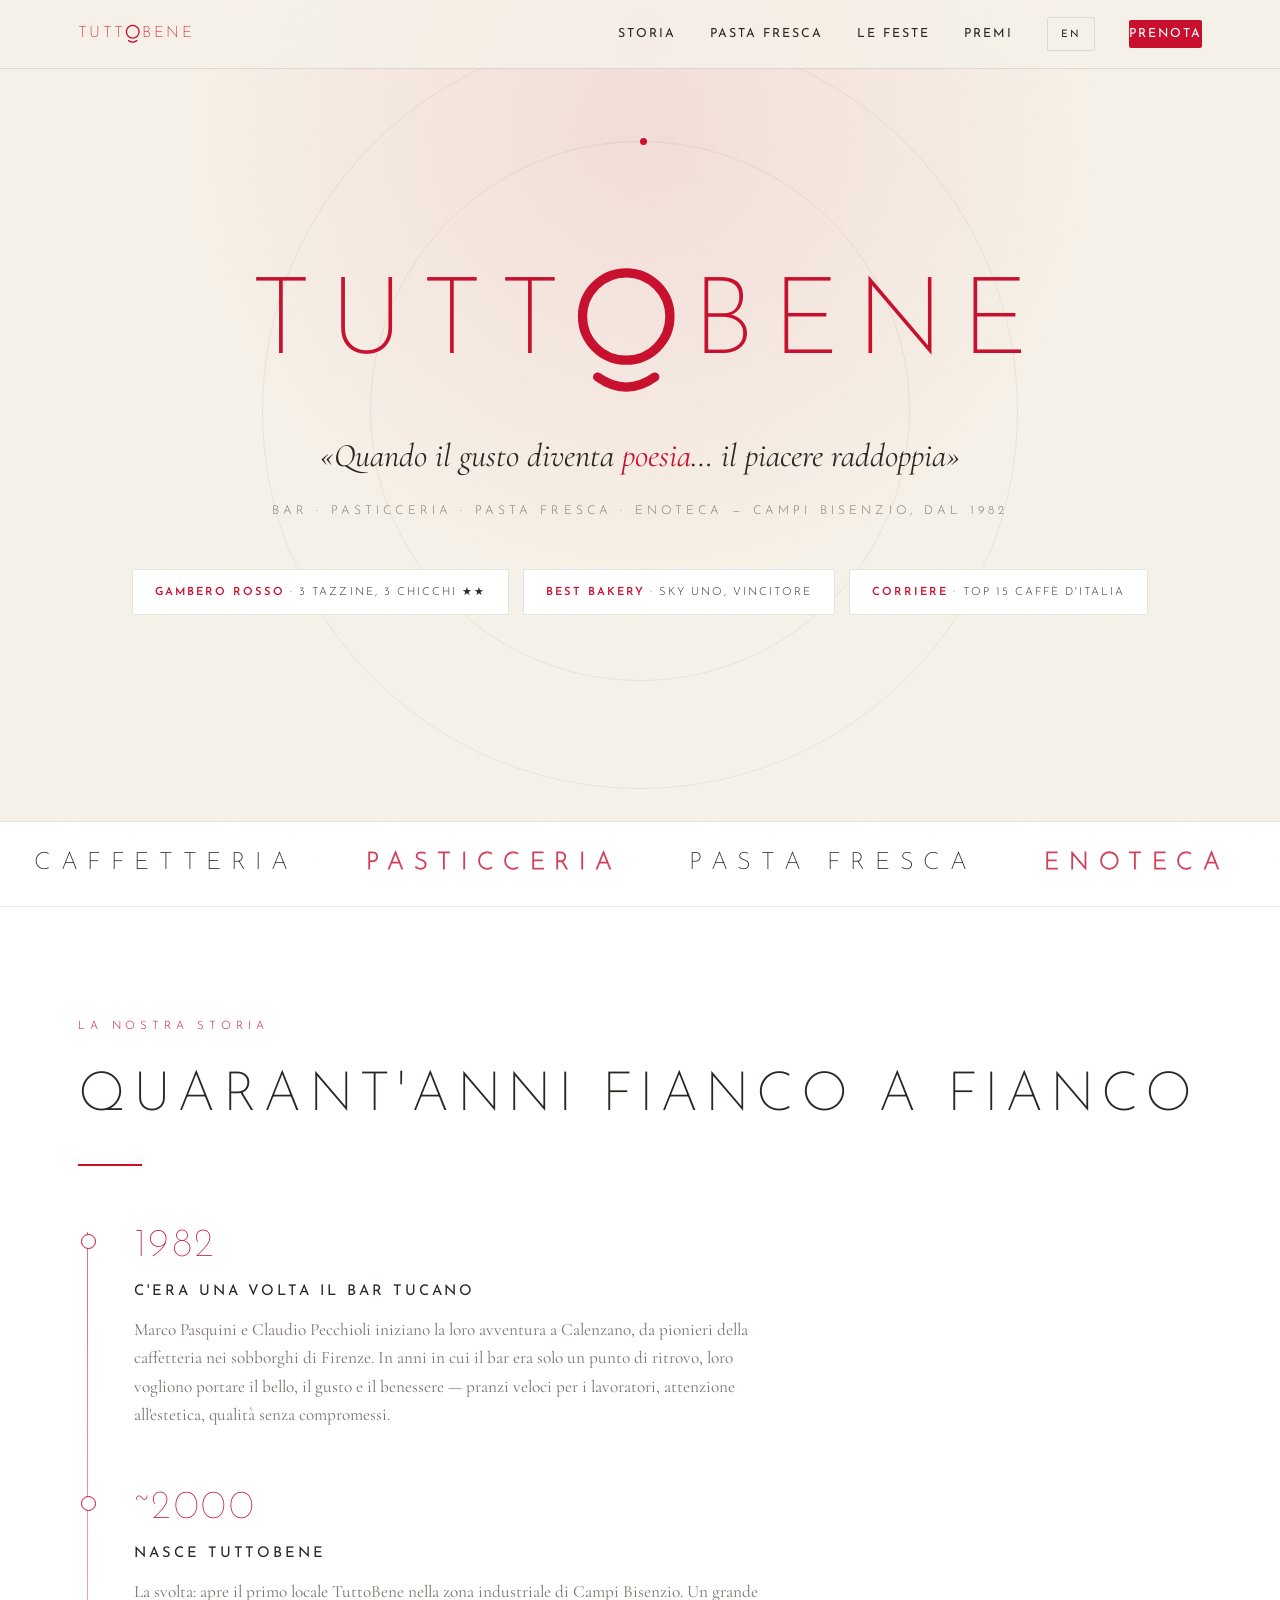
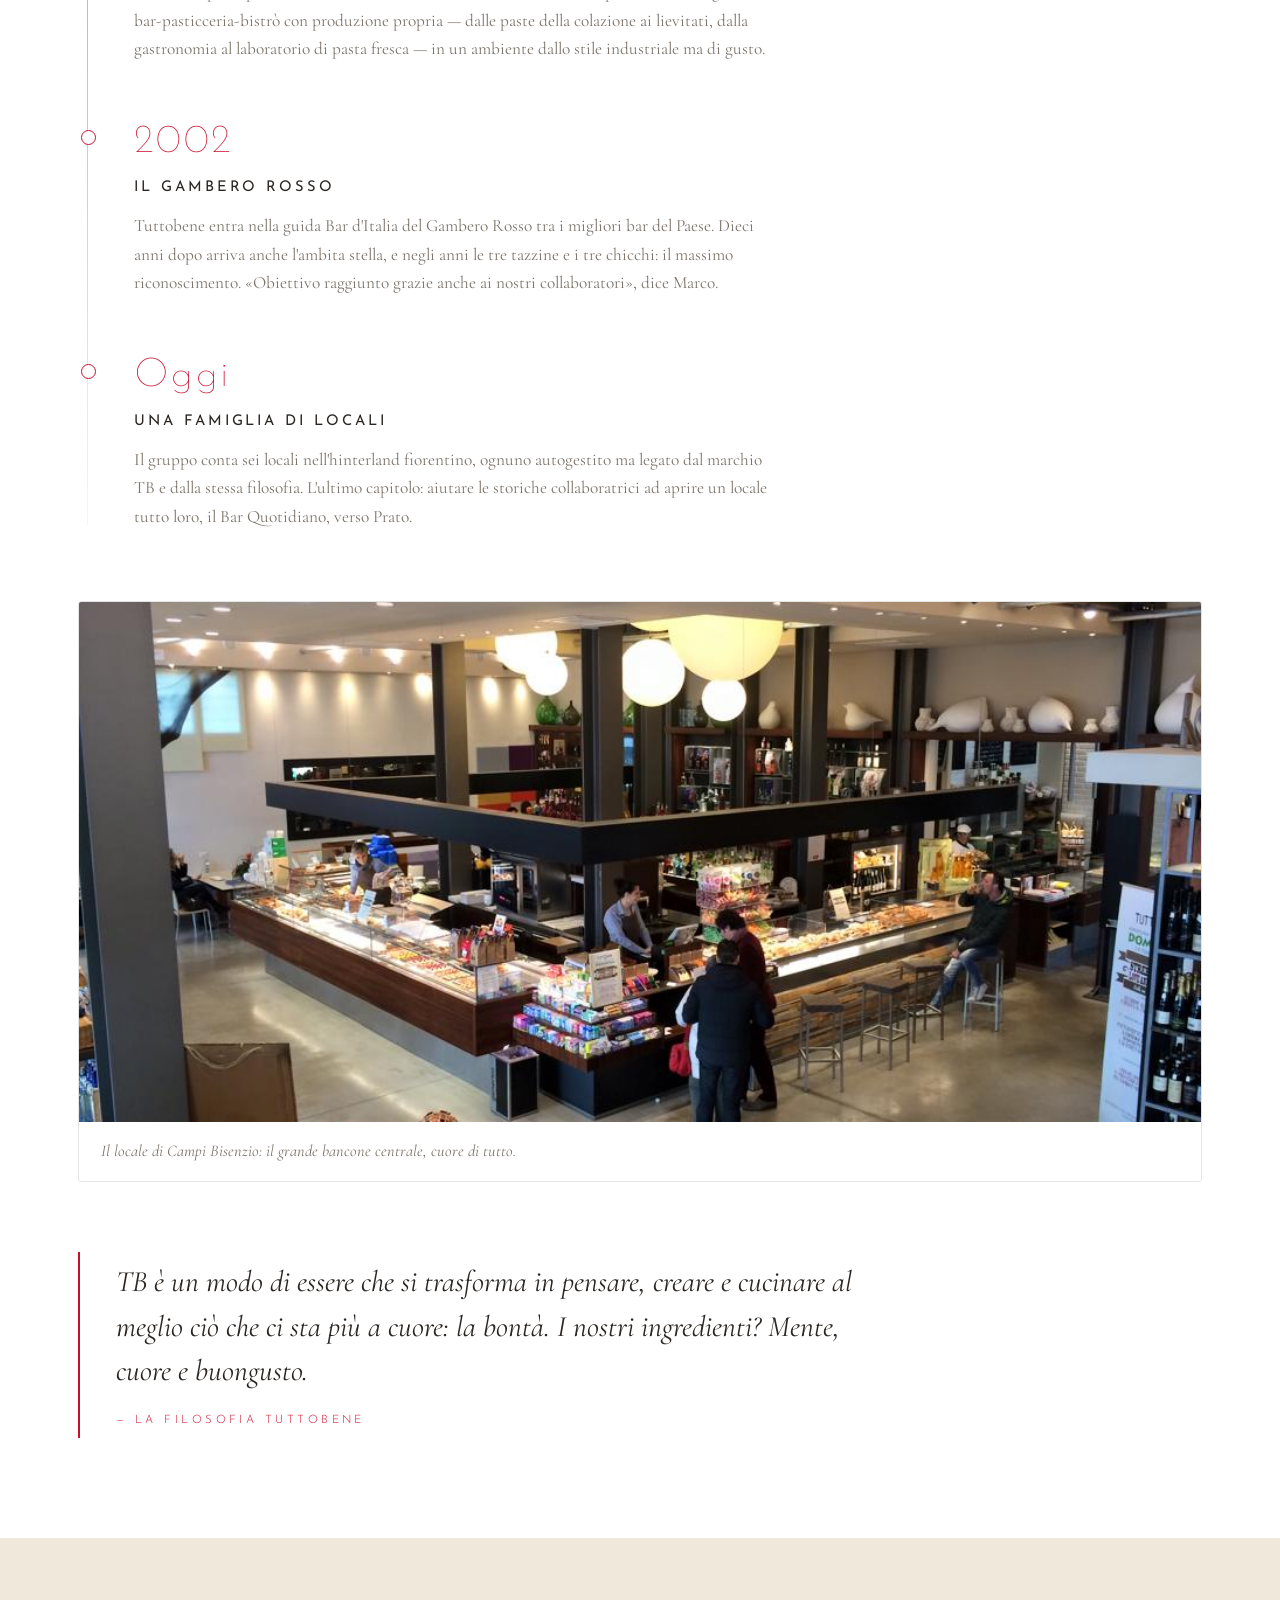
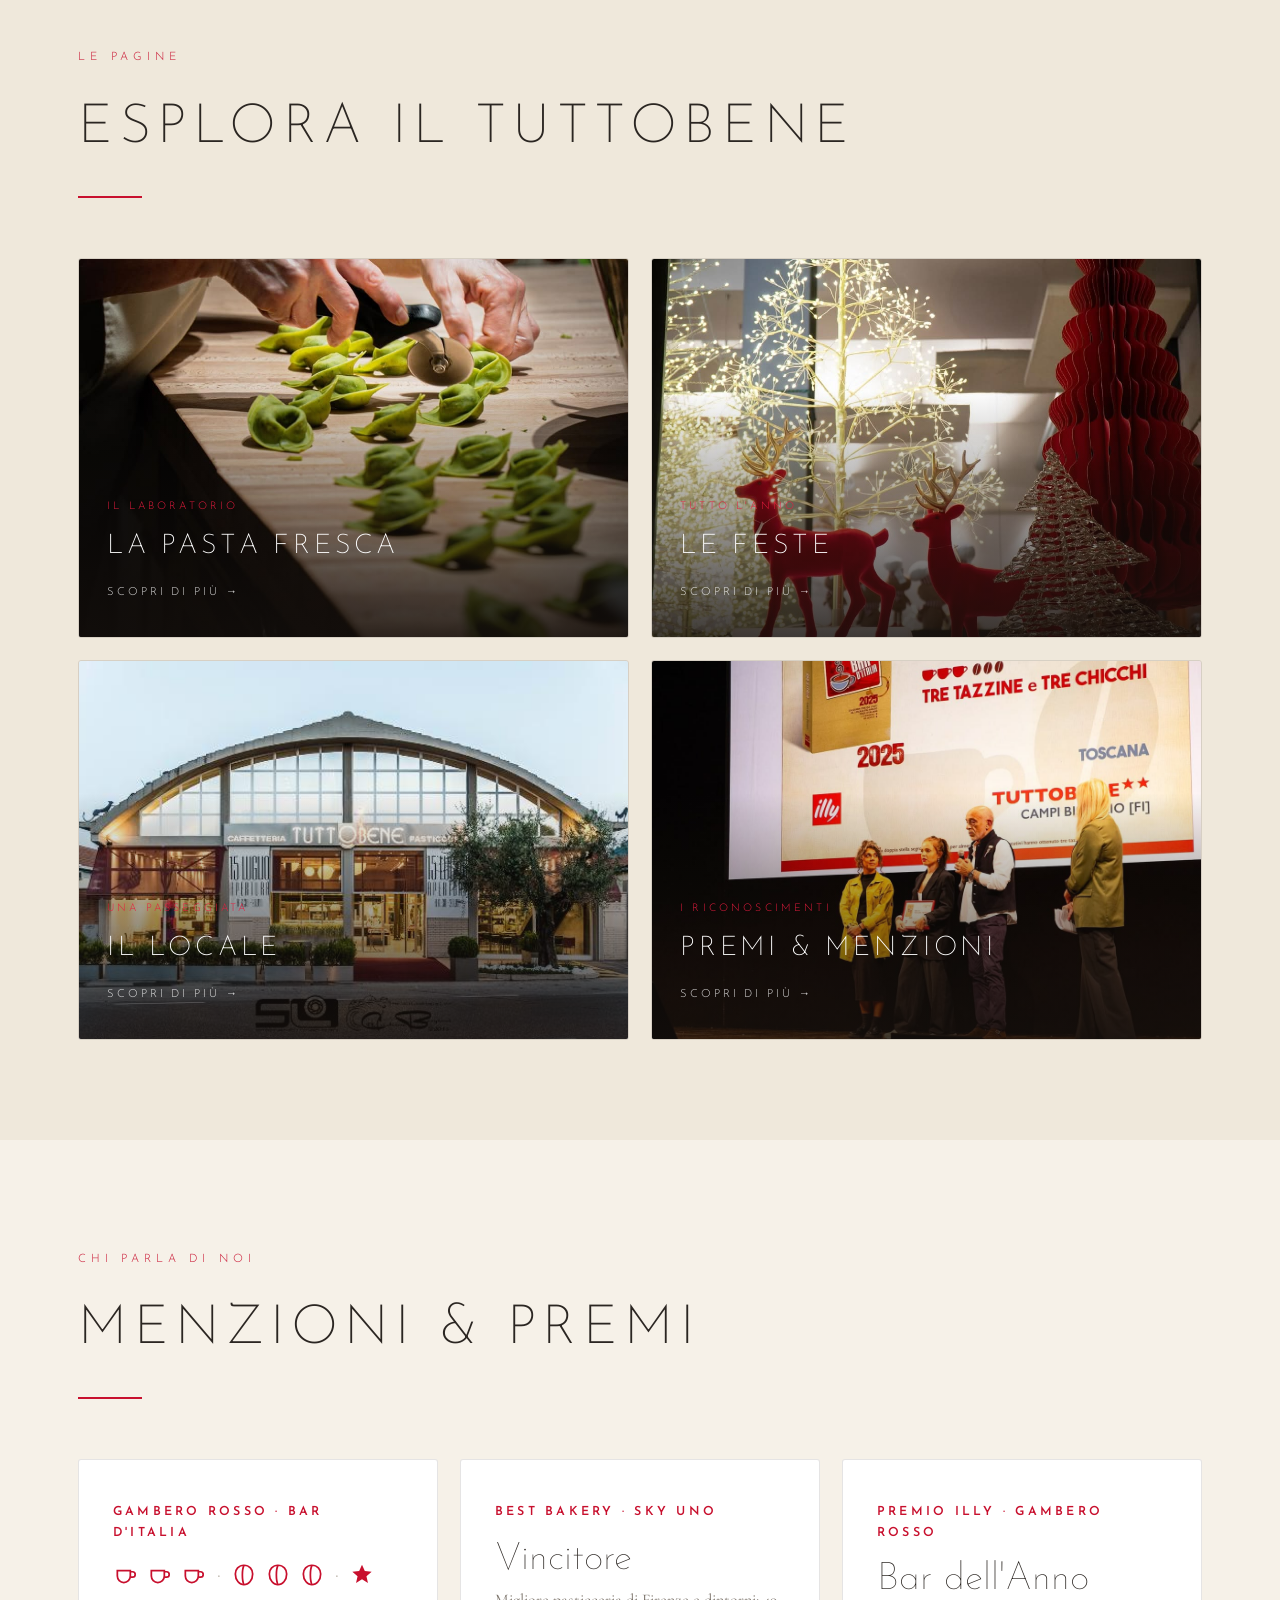
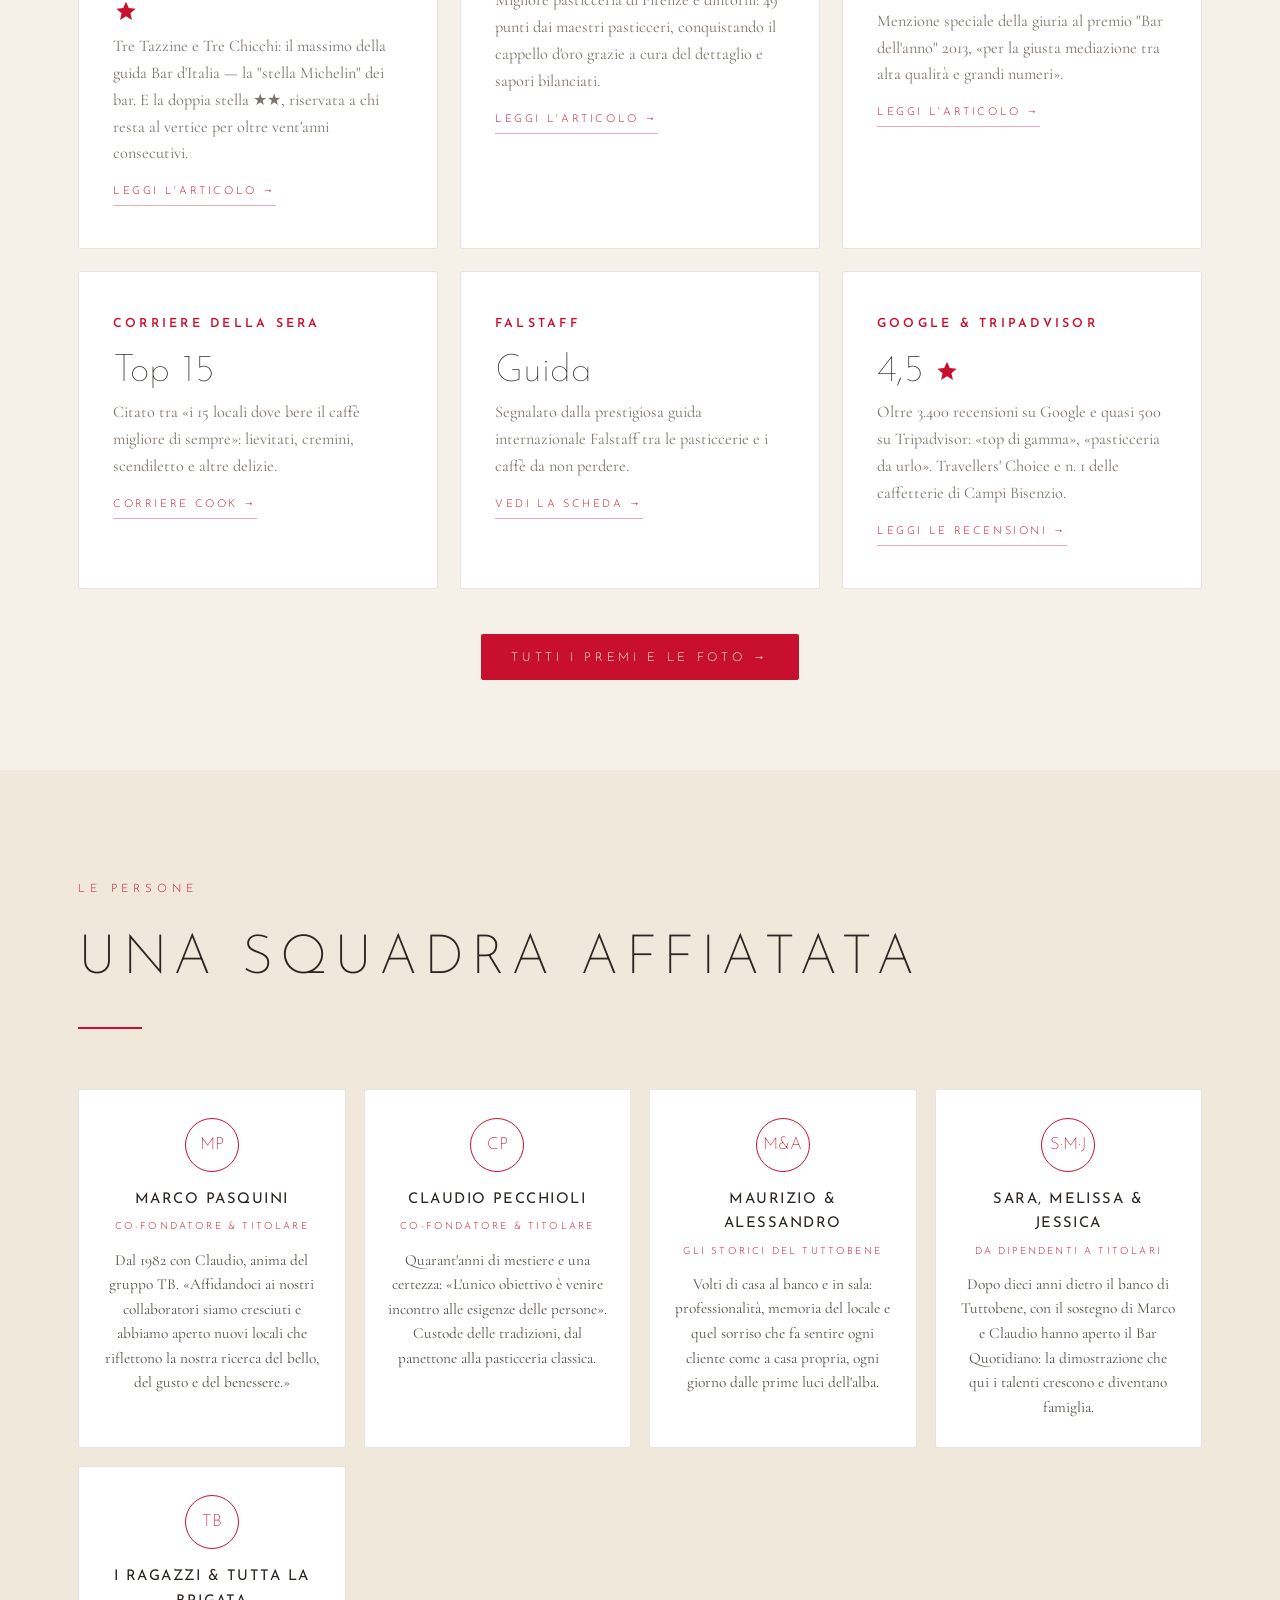
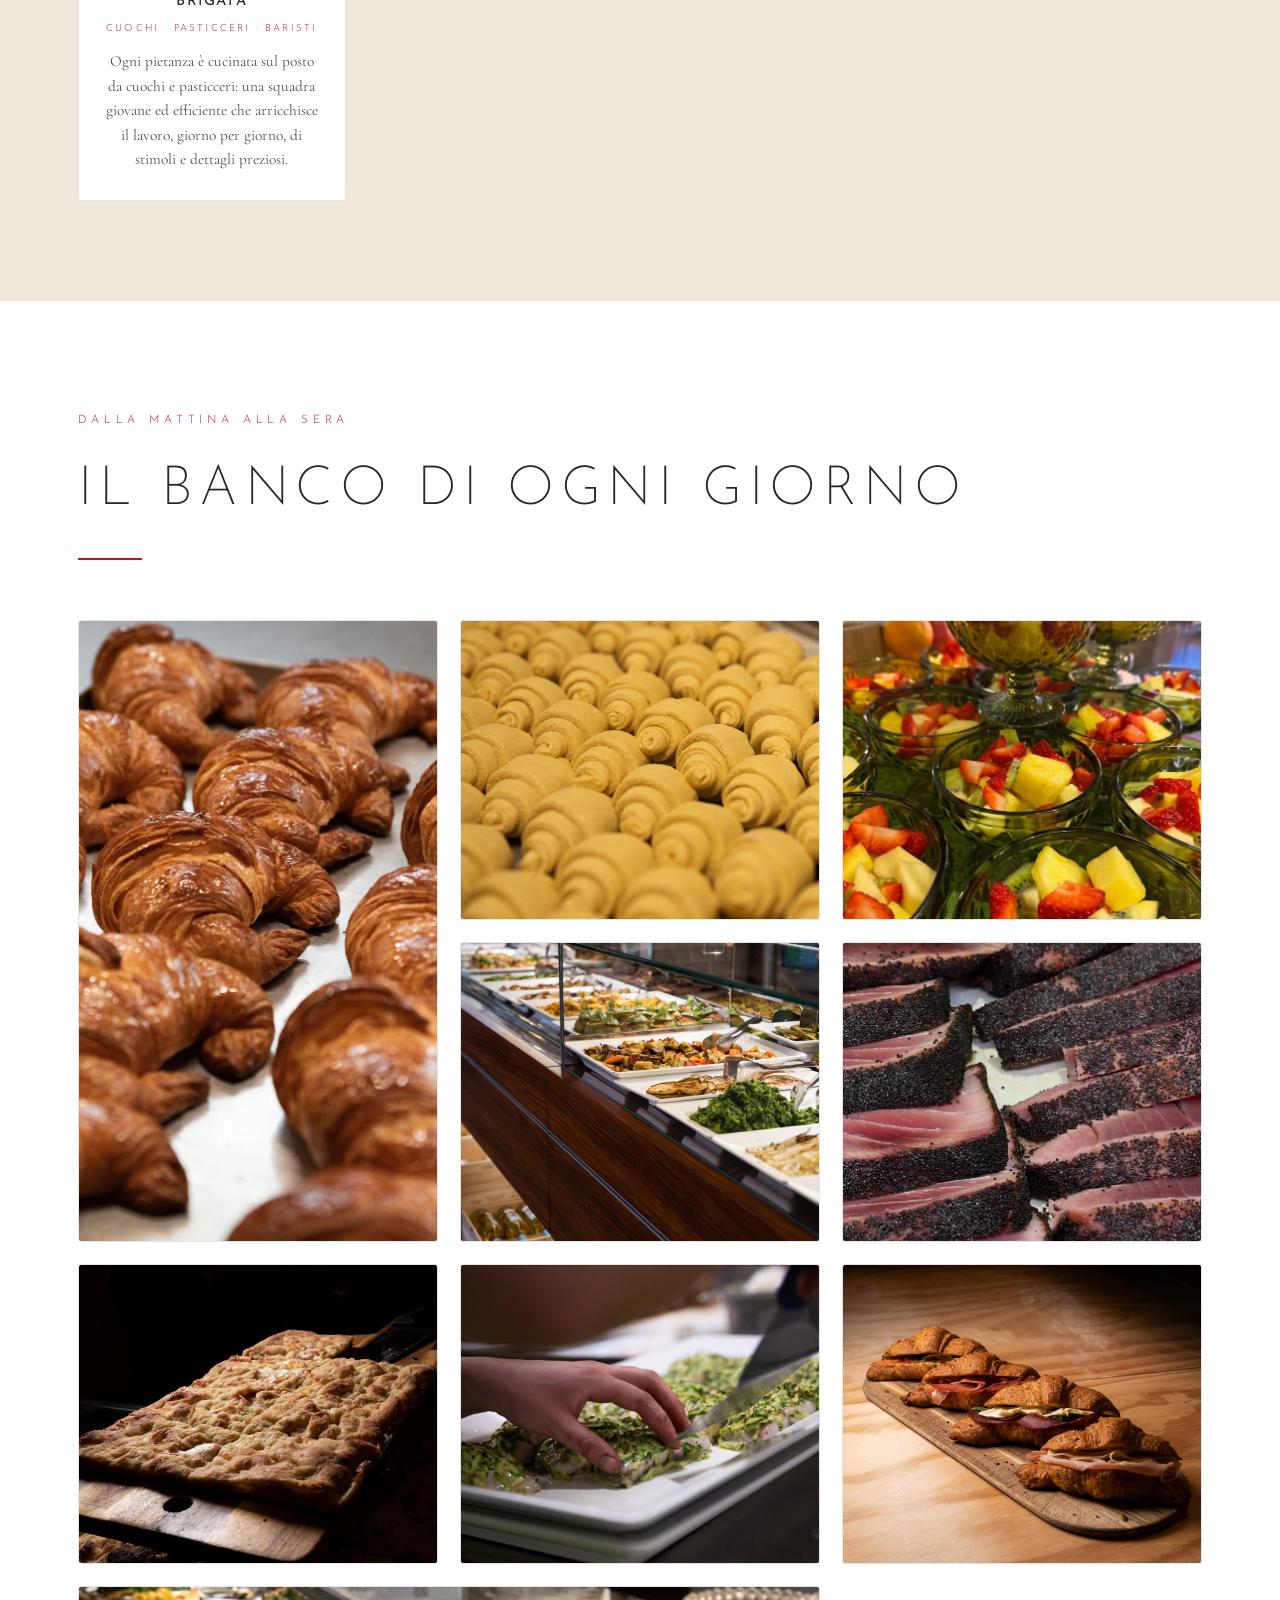
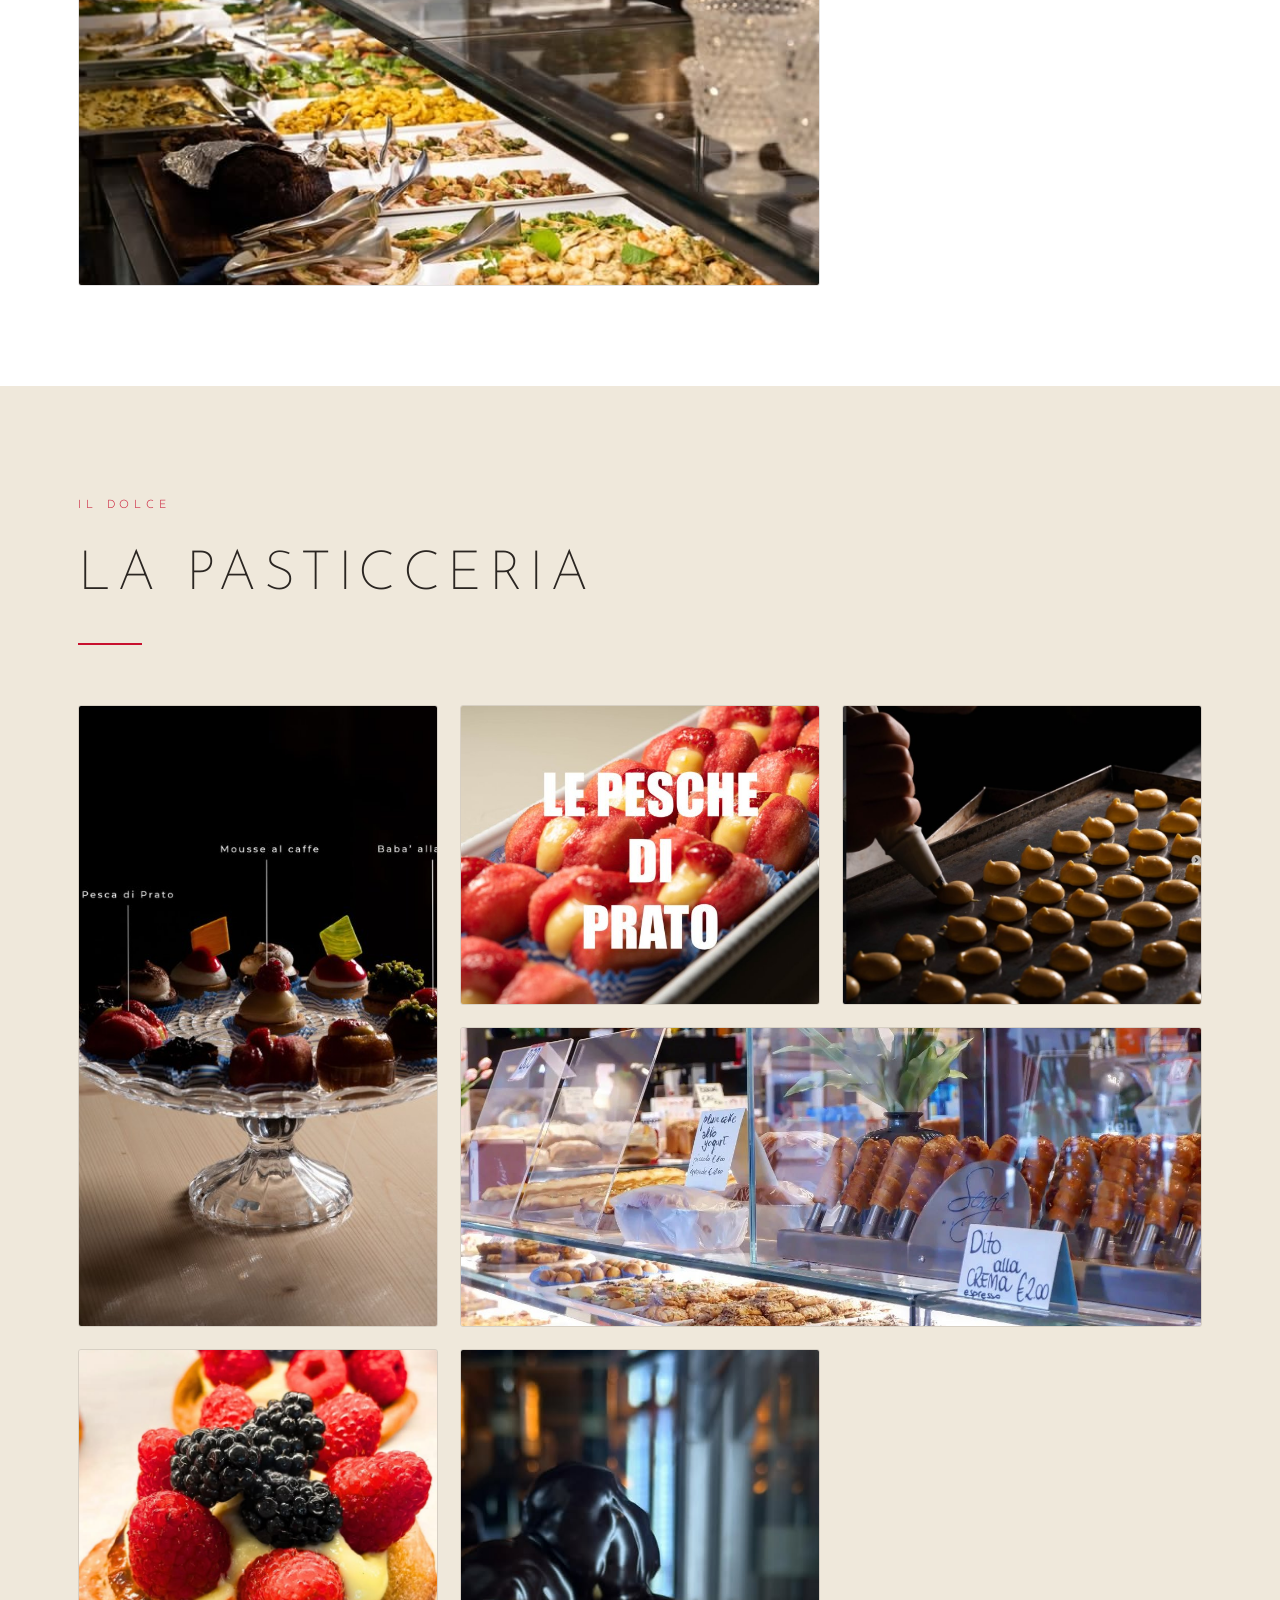
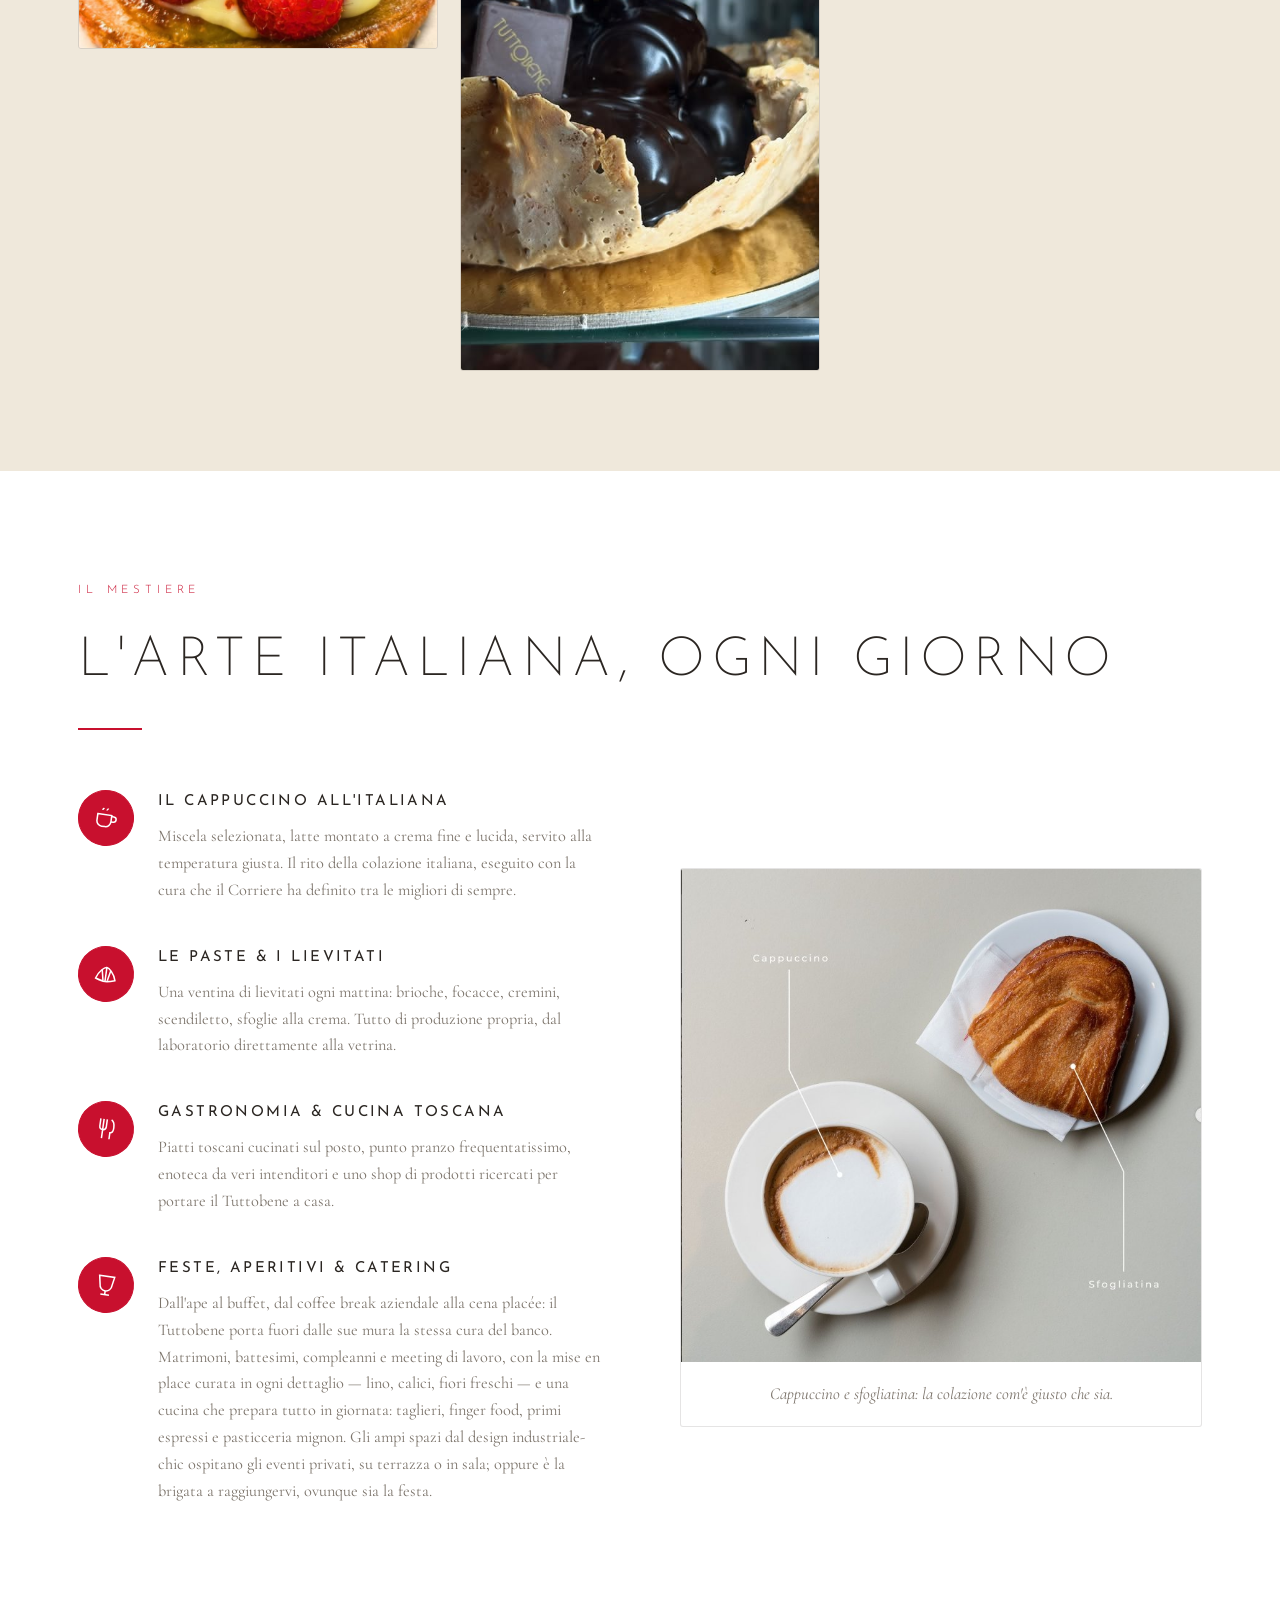
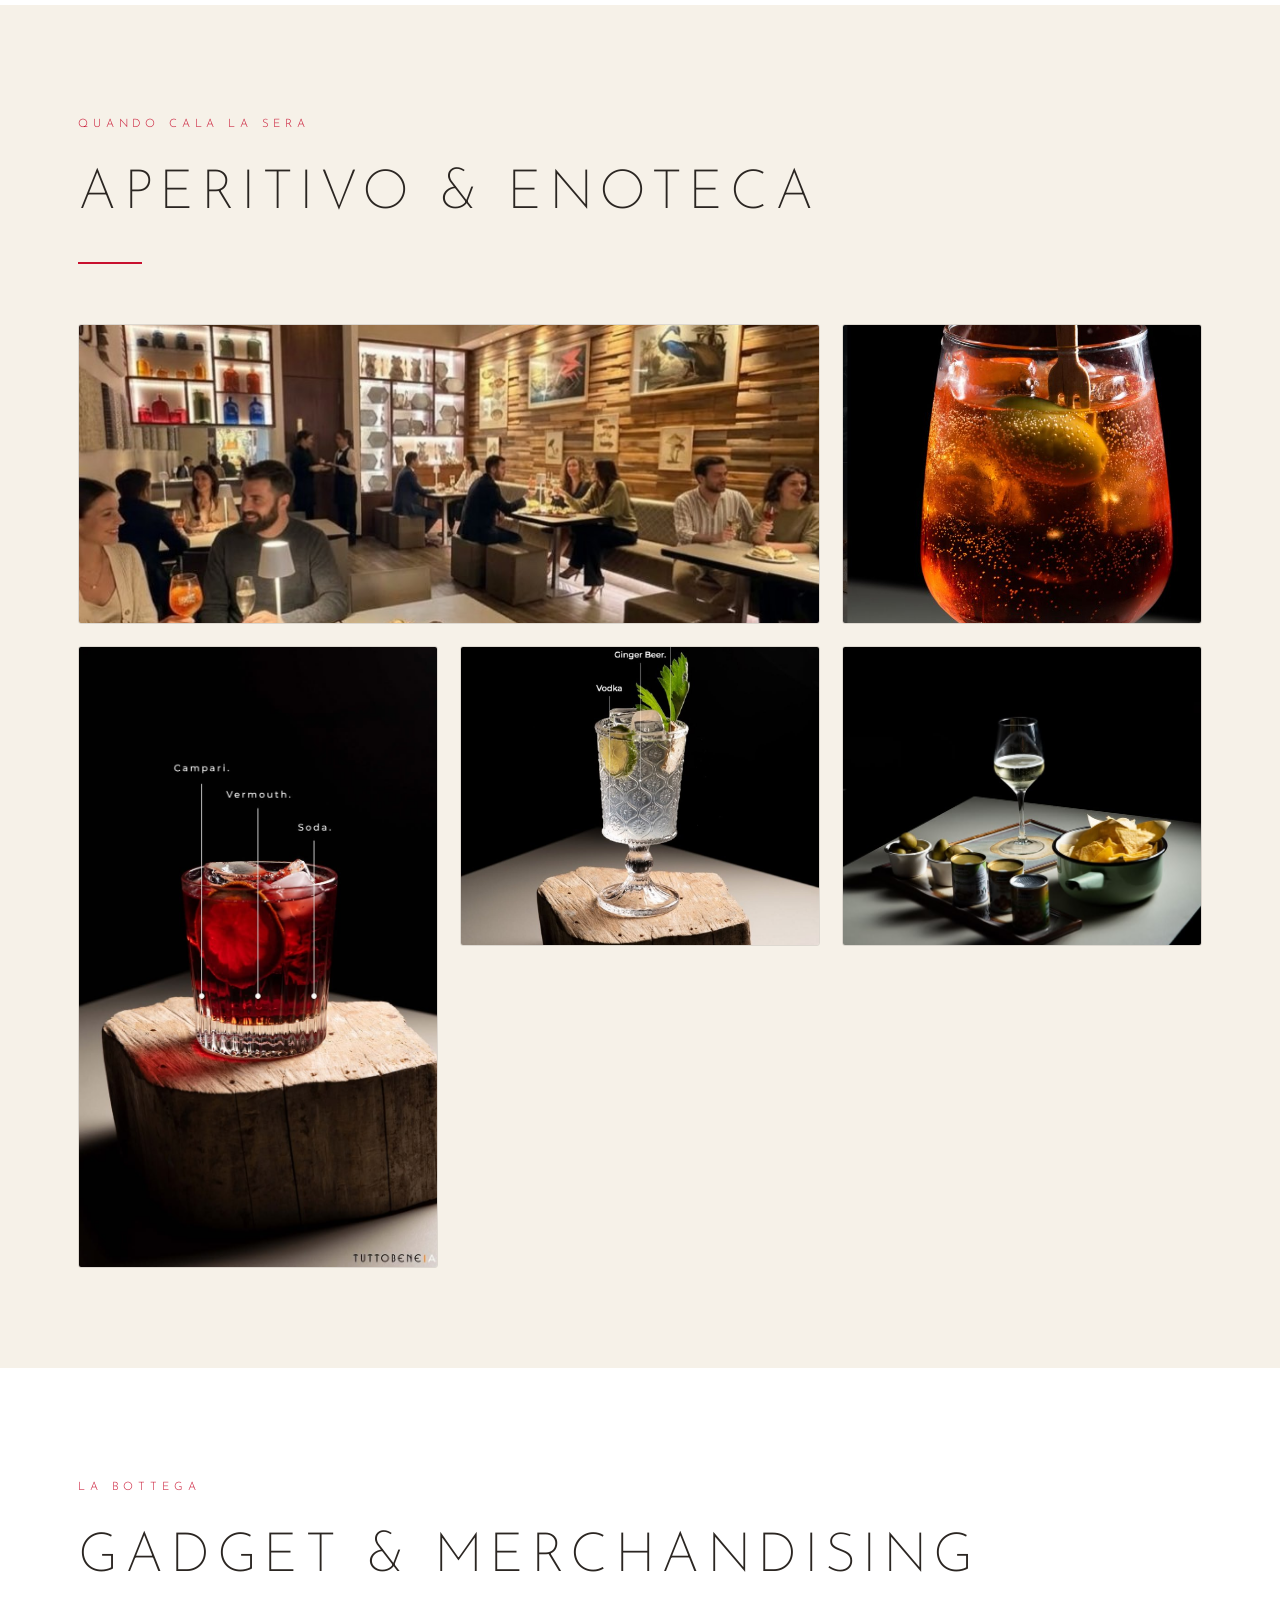
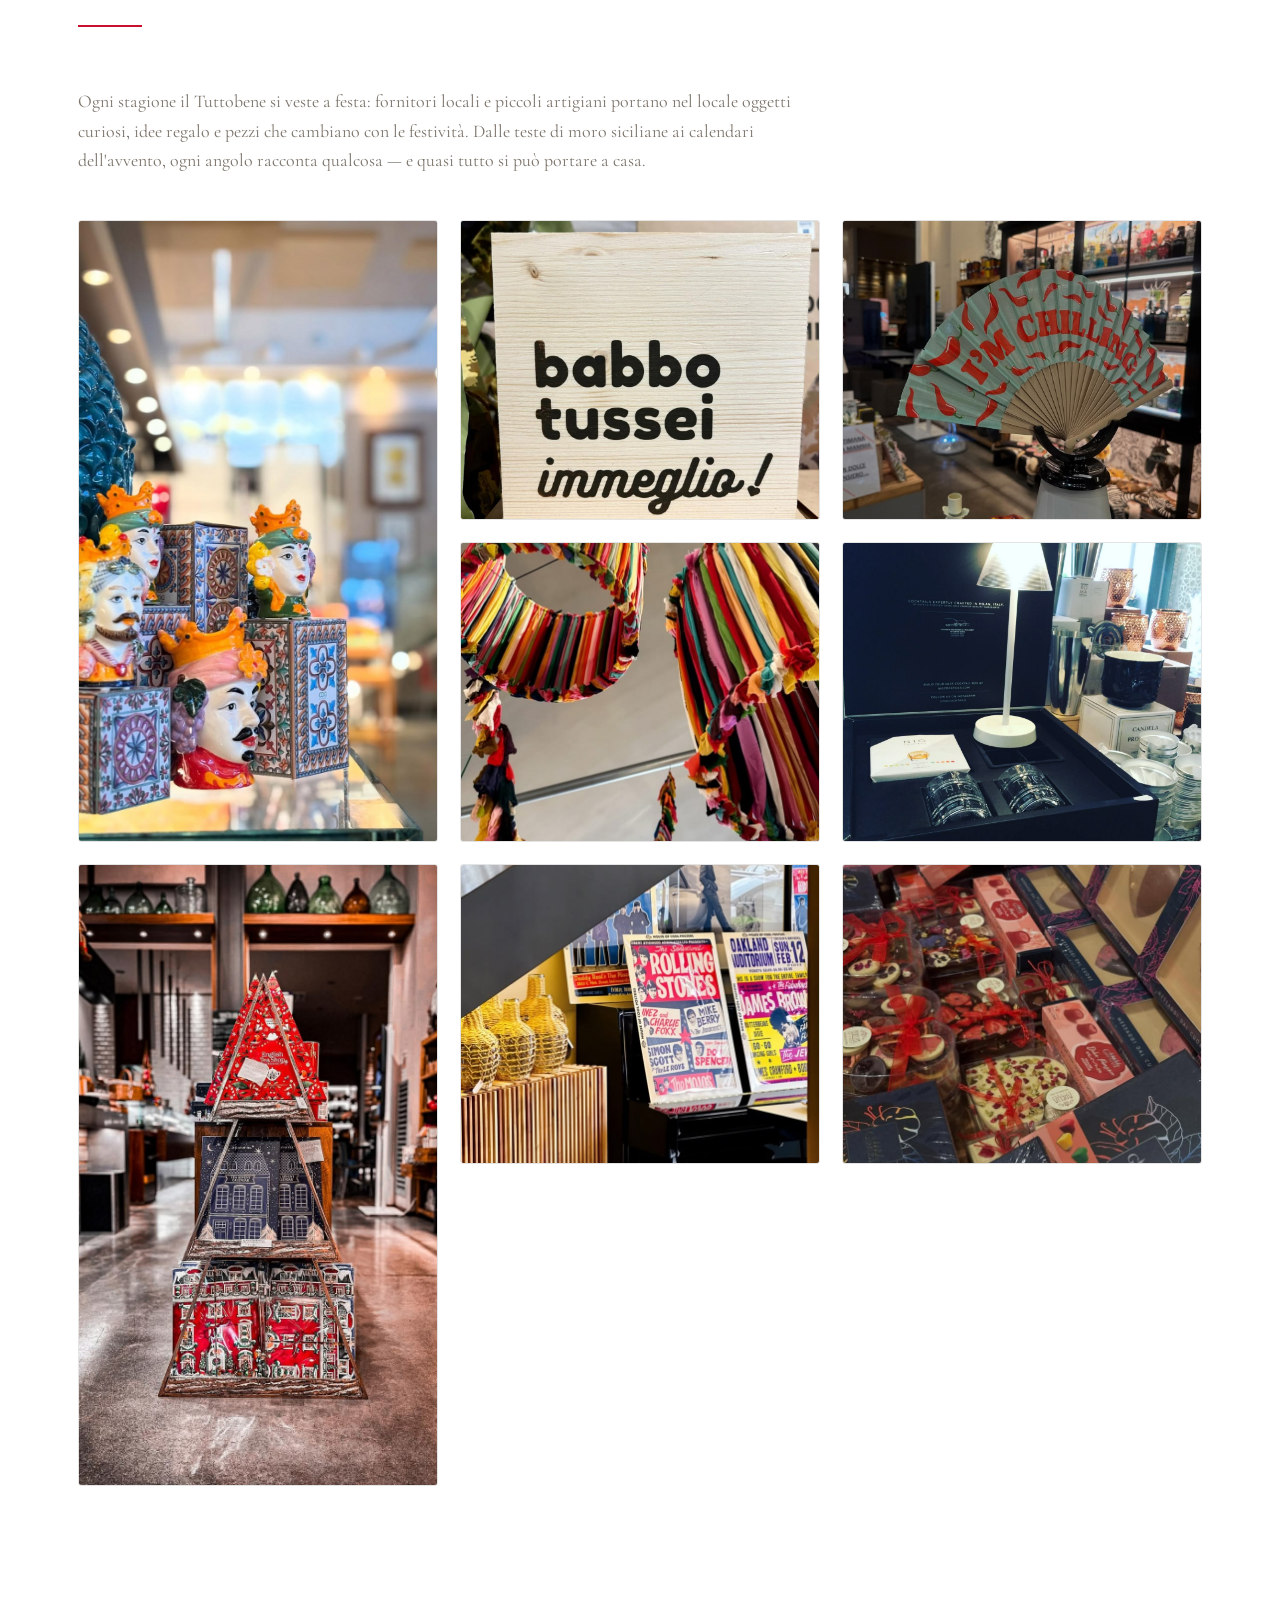
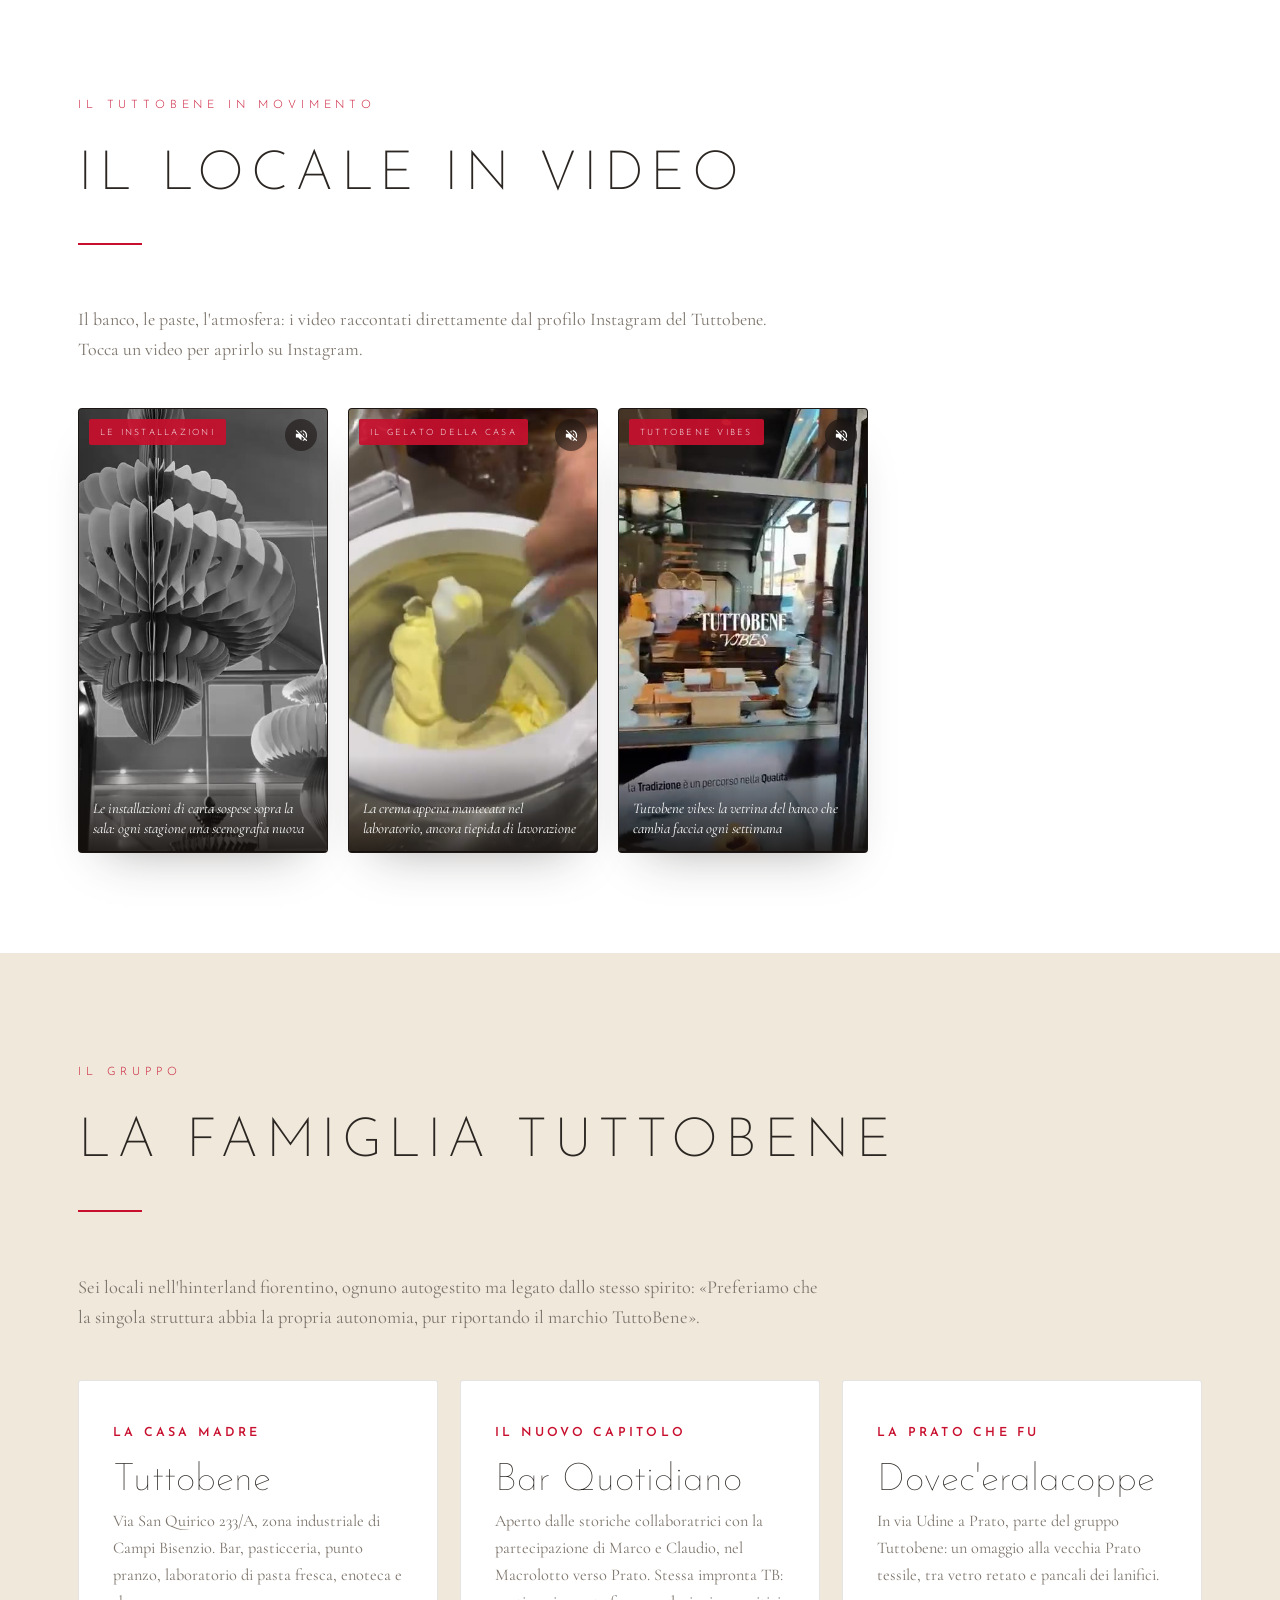
<file: index.html>
<!DOCTYPE html>
<html lang="it">
<head>
<meta charset="UTF-8">
<meta name="viewport" content="width=device-width, initial-scale=1.0, maximum-scale=1.0, user-scalable=no">
<title>Tuttobene — Quando il gusto diventa poesia</title>
<link rel="preconnect" href="https://fonts.googleapis.com">
<link rel="preconnect" href="https://fonts.gstatic.com" crossorigin>
<link href="https://fonts.googleapis.com/css2?family=Josefin+Sans:wght@100;200;300;400;600&family=Cormorant+Garamond:ital,wght@0,400;0,500;0,600;1,400;1,500&display=swap" rel="stylesheet">
<link rel="stylesheet" href="style.css?v=10">
</head>
<body>

<div class="progress" id="progress"></div>

<svg width="0" height="0" style="position:absolute">
  <defs>
    <g id="tb-logo">
      <text x="0" y="58" font-family="'Josefin Sans',sans-serif" font-weight="200" font-size="64" letter-spacing="10" fill="currentColor">TUTT</text>
      <circle cx="223.8" cy="36" r="26" fill="none" stroke="currentColor" stroke-width="5.5"/>
      <path d="M 206.8 72 Q 223.8 84 240.8 72" fill="none" stroke="currentColor" stroke-width="5.5" stroke-linecap="round"/>
      <text x="262.8" y="58" font-family="'Josefin Sans',sans-serif" font-weight="200" font-size="64" letter-spacing="10" fill="currentColor">BENE</text>
    </g>
  </defs>
</svg>

<nav id="nav">
  <div class="nav-inner">
    <a class="nav-logo" href="index.html" aria-label="Tuttobene" style="color:var(--rosso)">
      <svg viewBox="0 0 464 90"><use href="#tb-logo"/></svg>
    </a>
    <div class="nav-links">
      <a href="index.html#storia">Storia</a>
      <a href="pasta.html">Pasta Fresca</a>
      <a href="feste.html">Le Feste</a>
      <a href="premi.html">Premi</a>
      <a href="en/index.html" class="lang-flag" title="English">EN</a>
      <a href="index.html#catering" class="nav-cta">Prenota</a>
      <button class="burger" id="burger" aria-label="Apri menu"><span></span><span></span><span></span></button>
    </div>
  </div>
</nav>
<div class="mobile-menu" id="mobileMenu">
  <a href="index.html">Home</a>
  <a href="index.html#storia">Storia</a>
  <a href="locale.html">Il Locale</a>
  <a href="pasta.html">Pasta Fresca</a>
  <a href="feste.html">Le Feste</a>
  <a href="premi.html">Premi & Menzioni</a>
  <a href="index.html#catering">Catering</a>
  <a href="en/index.html">English →</a>
  <a href="index.html#catering" class="mm-cta">Prenota</a>
</div>

<header id="top">
  <div class="hero-glow"></div>
  <div class="hero-ring r1"></div>
  <div class="hero-ring r2"></div>
  <div class="hero-inner">
    <div class="hero-logo" id="heroLogo">
      <svg viewBox="0 0 464 95"><use href="#tb-logo"/></svg>
    </div>
    <p class="hero-motto">«Quando il gusto diventa <em>poesia</em>… il piacere raddoppia»</p>
    <p class="hero-sub">Bar · Pasticceria · Pasta Fresca · Enoteca — Campi Bisenzio, dal 1982</p>
    <div class="hero-badges">
      <div class="badge"><b>Gambero Rosso</b> · 3 tazzine, 3 chicchi ★★</div>
      <div class="badge"><b>Best Bakery</b> · Sky Uno, vincitore</div>
      <div class="badge"><b>Corriere</b> · Top 15 caffè d'Italia</div>
    </div>
  </div>
  <div class="scroll-hint"></div>
</header>

<div class="marquee" aria-hidden="true">
  <div class="marquee-track" id="mq">
    <span>Caffetteria</span><span class="alt">Pasticceria</span><span>Pasta Fresca</span><span class="alt">Enoteca</span><span>Gastronomia</span><span class="alt">Catering</span><span>Aperitivi</span><span class="alt">Dal 1982</span>
  </div>
</div>

<section id="storia">
  <div class="wrap">
    <div class="sec-head reveal">
      <span class="label">La nostra storia</span>
      <h2>Quarant'anni fianco a fianco</h2>
      <div class="rule"></div>
    </div>
    <div class="timeline">
      <div class="t-item reveal">
        <div class="t-year">1982</div>
        <h3>C'era una volta il Bar Tucano</h3>
        <p>Marco Pasquini e Claudio Pecchioli iniziano la loro avventura a Calenzano, da pionieri della caffetteria nei sobborghi di Firenze. In anni in cui il bar era solo un punto di ritrovo, loro vogliono portare il bello, il gusto e il benessere — pranzi veloci per i lavoratori, attenzione all'estetica, qualità senza compromessi.</p>
      </div>
      <div class="t-item reveal">
        <div class="t-year">~2000</div>
        <h3>Nasce Tuttobene</h3>
        <p>La svolta: apre il primo locale TuttoBene nella zona industriale di Campi Bisenzio. Un grande bar-pasticceria-bistrò con produzione propria — dalle paste della colazione ai lievitati, dalla gastronomia al laboratorio di pasta fresca — in un ambiente dallo stile industriale ma di gusto.</p>
      </div>
      <div class="t-item reveal">
        <div class="t-year">2002</div>
        <h3>Il Gambero Rosso</h3>
        <p>Tuttobene entra nella guida Bar d'Italia del Gambero Rosso tra i migliori bar del Paese. Dieci anni dopo arriva anche l'ambita stella, e negli anni le tre tazzine e i tre chicchi: il massimo riconoscimento. «Obiettivo raggiunto grazie anche ai nostri collaboratori», dice Marco.</p>
      </div>
      <div class="t-item reveal">
        <div class="t-year">Oggi</div>
        <h3>Una famiglia di locali</h3>
        <p>Il gruppo conta sei locali nell'hinterland fiorentino, ognuno autogestito ma legato dal marchio TB e dalla stessa filosofia. L'ultimo capitolo: aiutare le storiche collaboratrici ad aprire un locale tutto loro, il Bar Quotidiano, verso Prato.</p>
      </div>
    </div>
    <figure class="locale-wide reveal">
      <img src="img/locale-interno.jpg" alt="L'interno del Tuttobene: il grande bancone centrale e le lampade sferiche" loading="lazy">
      <figcaption>Il locale di Campi Bisenzio: il grande bancone centrale, cuore di tutto.</figcaption>
    </figure>
    <div class="quote-block reveal">
      <p>TB è un modo di essere che si trasforma in pensare, creare e cucinare al meglio ciò che ci sta più a cuore: la bontà. I nostri ingredienti? Mente, cuore e buongusto.</p>
      <cite>— La filosofia Tuttobene</cite>
    </div>
  </div>
</section>

<!-- ============ APPROFONDIMENTI ============ -->
<section id="esplora" style="background:var(--beige2)">
  <div class="wrap">
    <div class="sec-head reveal">
      <span class="label">Le pagine</span>
      <h2>Esplora il Tuttobene</h2>
      <div class="rule"></div>
    </div>
    <div class="teaser-grid stagger">
      <a class="teaser" href="pasta.html">
        <img src="img/tortelloni-verdi.jpg" alt="I tortelloni verdi del laboratorio di pasta fresca" loading="lazy">
        <div class="t-overlay">
          <span class="t-label">Il laboratorio</span>
          <h3>La Pasta Fresca</h3>
          <span class="t-go">Scopri di più →</span>
        </div>
      </a>
      <a class="teaser" href="feste.html">
        <img src="img/natale-vetrina.jpg" alt="La vetrina natalizia del Tuttobene" loading="lazy">
        <div class="t-overlay">
          <span class="t-label">Tutto l'anno</span>
          <h3>Le Feste</h3>
          <span class="t-go">Scopri di più →</span>
        </div>
      </a>
      <a class="teaser" href="locale.html">
        <img src="img/locale-facciata.jpg" alt="La facciata ad arco del Tuttobene illuminata la sera" loading="lazy">
        <div class="t-overlay">
          <span class="t-label">Una passeggiata</span>
          <h3>Il Locale</h3>
          <span class="t-go">Scopri di più →</span>
        </div>
      </a>
      <a class="teaser" href="premi.html">
        <img src="img/premiazione-palco.jpg" alt="La premiazione del Gambero Rosso" loading="lazy">
        <div class="t-overlay">
          <span class="t-label">I riconoscimenti</span>
          <h3>Premi & Menzioni</h3>
          <span class="t-go">Scopri di più →</span>
        </div>
      </a>
    </div>
  </div>
</section>


<section id="menzioni" style="background:var(--beige)">
  <div class="wrap">
    <div class="sec-head reveal">
      <span class="label">Chi parla di noi</span>
      <h2>Menzioni & Premi</h2>
      <div class="rule"></div>
    </div>
    <div class="press-grid stagger">
      <div class="press-card tilt">
        <div class="src">Gambero Rosso · Bar d'Italia</div>
        <div class="chicchi">
          <svg viewBox="0 0 24 24" class="ico-svg"><path d="M4 8h12v5a6 6 0 0 1-12 0V8z" fill="none" stroke="currentColor" stroke-width="1.6"/><path d="M16 9h2a2.5 2.5 0 0 1 0 5h-2" fill="none" stroke="currentColor" stroke-width="1.6"/></svg>
          <svg viewBox="0 0 24 24" class="ico-svg"><path d="M4 8h12v5a6 6 0 0 1-12 0V8z" fill="none" stroke="currentColor" stroke-width="1.6"/><path d="M16 9h2a2.5 2.5 0 0 1 0 5h-2" fill="none" stroke="currentColor" stroke-width="1.6"/></svg>
          <svg viewBox="0 0 24 24" class="ico-svg"><path d="M4 8h12v5a6 6 0 0 1-12 0V8z" fill="none" stroke="currentColor" stroke-width="1.6"/><path d="M16 9h2a2.5 2.5 0 0 1 0 5h-2" fill="none" stroke="currentColor" stroke-width="1.6"/></svg>
          <span class="sep">·</span>
          <svg viewBox="0 0 24 24" class="ico-svg"><path d="M12 3C7 3 4 7 4 11c0 6 4 10 8 10s8-4 8-10c0-4-3-8-8-8z" fill="none" stroke="currentColor" stroke-width="1.6"/><path d="M12 3c-2 4-2 14 0 18" stroke="currentColor" stroke-width="1.6" fill="none"/></svg>
          <svg viewBox="0 0 24 24" class="ico-svg"><path d="M12 3C7 3 4 7 4 11c0 6 4 10 8 10s8-4 8-10c0-4-3-8-8-8z" fill="none" stroke="currentColor" stroke-width="1.6"/><path d="M12 3c-2 4-2 14 0 18" stroke="currentColor" stroke-width="1.6" fill="none"/></svg>
          <svg viewBox="0 0 24 24" class="ico-svg"><path d="M12 3C7 3 4 7 4 11c0 6 4 10 8 10s8-4 8-10c0-4-3-8-8-8z" fill="none" stroke="currentColor" stroke-width="1.6"/><path d="M12 3c-2 4-2 14 0 18" stroke="currentColor" stroke-width="1.6" fill="none"/></svg>
          <span class="sep">·</span>
          <svg viewBox="0 0 24 24" class="ico-svg"><path d="M12 2.5l2.6 5.8 6.3.6-4.8 4.2 1.4 6.2L12 16l-5.5 3.3 1.4-6.2-4.8-4.2 6.3-.6L12 2.5z" fill="currentColor"/></svg>
          <svg viewBox="0 0 24 24" class="ico-svg"><path d="M12 2.5l2.6 5.8 6.3.6-4.8 4.2 1.4 6.2L12 16l-5.5 3.3 1.4-6.2-4.8-4.2 6.3-.6L12 2.5z" fill="currentColor"/></svg>
        </div>
        <p>Tre Tazzine e Tre Chicchi: il massimo della guida Bar d'Italia — la "stella Michelin" dei bar. E la doppia stella ★★, riservata a chi resta al vertice per oltre vent'anni consecutivi.</p>
        <a class="src-link" href="https://www.intoscana.it/it/guida-bar-ditalia-i-quattro-locali-in-toscana-dove-il-caffe-e-al-top/" target="_blank" rel="noopener">Leggi l'articolo →</a>
      </div>
      <div class="press-card tilt">
        <div class="src">Best Bakery · Sky Uno</div>
        <div class="big">Vincitore</div>
        <p>Migliore pasticceria di Firenze e dintorni: 49 punti dai maestri pasticceri, conquistando il cappello d'oro grazie a cura del dettaglio e sapori bilanciati.</p>
        <a class="src-link" href="https://www.firenzetoday.it/social/best-bakery-firenze-vince-tuttobene.html" target="_blank" rel="noopener">Leggi l'articolo →</a>
      </div>
      <div class="press-card tilt">
        <div class="src">Premio Illy · Gambero Rosso</div>
        <div class="big">Bar dell'Anno</div>
        <p>Menzione speciale della giuria al premio "Bar dell'anno" 2013, «per la giusta mediazione tra alta qualità e grandi numeri».</p>
        <a class="src-link" href="https://www.piananotizie.it/campi-bisenzio-tuttobene-riceve-la-menzione-speciale-del-premio-bar-dellanno/" target="_blank" rel="noopener">Leggi l'articolo →</a>
      </div>
      <div class="press-card tilt">
        <div class="src">Corriere della Sera</div>
        <div class="big">Top 15</div>
        <p>Citato tra «i 15 locali dove bere il caffè migliore di sempre»: lievitati, cremini, scendiletto e altre delizie.</p>
        <a class="src-link" href="https://www.corriere.it/cook/" target="_blank" rel="noopener">Corriere Cook →</a>
      </div>
      <div class="press-card tilt">
        <div class="src">Falstaff</div>
        <div class="big">Guida</div>
        <p>Segnalato dalla prestigiosa guida internazionale Falstaff tra le pasticcerie e i caffè da non perdere.</p>
        <a class="src-link" href="https://www.falstaff.com/it/pasticcerie/tuttobene" target="_blank" rel="noopener">Vedi la scheda →</a>
      </div>
      <div class="press-card tilt">
        <div class="src">Google & Tripadvisor</div>
        <div class="big" style="display:flex;align-items:center;gap:10px">4,5 <svg viewBox="0 0 24 24" width="26" height="26" style="color:var(--rosso)"><path d="M12 2.5l2.6 5.8 6.3.6-4.8 4.2 1.4 6.2L12 16l-5.5 3.3 1.4-6.2-4.8-4.2 6.3-.6L12 2.5z" fill="currentColor"/></svg></div>
        <p>Oltre 3.400 recensioni su Google e quasi 500 su Tripadvisor: «top di gamma», «pasticceria da urlo». Travellers' Choice e n. 1 delle caffetterie di Campi Bisenzio.</p>
        <a class="src-link" href="https://www.tripadvisor.it/Restaurant_Review-g676808-d2459313-Reviews-Bar_Pasticceria_Tuttobene-Campi_Bisenzio_Tuscany.html" target="_blank" rel="noopener">Leggi le recensioni →</a>
      </div>
    </div>
    <div style="text-align:center;margin-top:50px">
      <a class="cat-cta" href="premi.html">Tutti i premi e le foto →</a>
    </div>
  </div>
</section>

<section id="team">
  <div class="wrap">
    <div class="sec-head reveal">
      <span class="label">Le persone</span>
      <h2>Una squadra affiatata</h2>
      <div class="rule"></div>
    </div>
    <div class="team-grid stagger">
      <div class="t-card">
        <div class="t-init">MP</div>
        <h3>Marco Pasquini</h3>
        <div class="t-role">Co-fondatore & Titolare</div>
        <p>Dal 1982 con Claudio, anima del gruppo TB. «Affidandoci ai nostri collaboratori siamo cresciuti e abbiamo aperto nuovi locali che riflettono la nostra ricerca del bello, del gusto e del benessere.»</p>
      </div>
      <div class="t-card">
        <div class="t-init">CP</div>
        <h3>Claudio Pecchioli</h3>
        <div class="t-role">Co-fondatore & Titolare</div>
        <p>Quarant'anni di mestiere e una certezza: «L'unico obiettivo è venire incontro alle esigenze delle persone». Custode delle tradizioni, dal panettone alla pasticceria classica.</p>
      </div>
      <div class="t-card">
        <div class="t-init">M&A</div>
        <h3>Maurizio & Alessandro</h3>
        <div class="t-role">Gli storici del Tuttobene</div>
        <p>Volti di casa al banco e in sala: professionalità, memoria del locale e quel sorriso che fa sentire ogni cliente come a casa propria, ogni giorno dalle prime luci dell'alba.</p>
      </div>
      <div class="t-card">
        <div class="t-init">S·M·J</div>
        <h3>Sara, Melissa & Jessica</h3>
        <div class="t-role">Da dipendenti a titolari</div>
        <p>Dopo dieci anni dietro il banco di Tuttobene, con il sostegno di Marco e Claudio hanno aperto il Bar Quotidiano: la dimostrazione che qui i talenti crescono e diventano famiglia.</p>
      </div>
      <div class="t-card">
        <div class="t-init">TB</div>
        <h3>I ragazzi & tutta la brigata</h3>
        <div class="t-role">Cuochi · Pasticceri · Baristi</div>
        <p>Ogni pietanza è cucinata sul posto da cuochi e pasticceri: una squadra giovane ed efficiente che arricchisce il lavoro, giorno per giorno, di stimoli e dettagli preziosi.</p>
      </div>
    </div>
  </div>
</section>


<section id="banco" style="background:var(--bianco)">
  <div class="wrap">
    <div class="sec-head reveal">
      <span class="label">Dalla mattina alla sera</span>
      <h2>Il banco di ogni giorno</h2>
      <div class="rule"></div>
    </div>
    <div class="cat-grid stagger">
      <figure class="cat-item big">
        <img src="img/cornetti-sfornati.jpg" alt="Cornetti appena sfornati, lucidi di doratura" loading="lazy">
        <figcaption><span>01</span> I cornetti appena usciti dal forno, ogni mattina alle 6.30</figcaption>
      </figure>
      <figure class="cat-item">
        <img src="img/cornetti-crudi.jpg" alt="Cornetti in lievitazione nel laboratorio" loading="lazy">
        <figcaption><span>02</span> La lievitazione notturna nel laboratorio</figcaption>
      </figure>
      <figure class="cat-item">
        <img src="img/macedonia.jpg" alt="Coppe di macedonia con fragole, kiwi e ananas" loading="lazy">
        <figcaption><span>03</span> Macedonia di frutta fresca, tagliata al momento</figcaption>
      </figure>
      <figure class="cat-item">
        <img src="img/banco-gastronomia.jpg" alt="Il bancone della gastronomia con verdure e piatti pronti" loading="lazy">
        <figcaption><span>04</span> La gastronomia: verdure, zucchine ripiene e piatti del giorno</figcaption>
      </figure>
      <figure class="cat-item">
        <img src="img/tonno-papavero.jpg" alt="Tonno in crosta di semi di papavero affettato" loading="lazy">
        <figcaption><span>05</span> Il tonno in crosta di semi di papavero</figcaption>
      </figure>
      <figure class="cat-item">
        <img src="img/schiacciata.png" alt="Schiacciata farcita appena sfornata sul tagliere" loading="lazy">
        <figcaption><span>06</span> La schiacciata farcita, dal forno al tagliere</figcaption>
      </figure>
      <figure class="cat-item">
        <img src="img/pesce-zucchine.jpg" alt="Filetti di pesce in crosta di zucchine impiattati a mano" loading="lazy">
        <figcaption><span>07</span> Il pesce in crosta di zucchine, impiattato uno a uno</figcaption>
      </figure>
      <figure class="cat-item">
        <img src="img/croissant-farciti.jpg" alt="Croissant salati farciti su tagliere di legno" loading="lazy">
        <figcaption><span>★</span> I croissant salati farciti, anche per il catering</figcaption>
      </figure>
      <figure class="cat-item wide">
        <img src="img/banco-pranzo.jpg" alt="Il banco del pranzo al completo: primi, secondi, verdure e insalate" loading="lazy">
        <figcaption><span>08</span> Il banco del pranzo al completo: arrosti, gamberi, riso venere e verdure di stagione</figcaption>
      </figure>
    </div>
  </div>
</section>

<section id="pasticceria" style="background:var(--beige2)">
  <div class="wrap">
    <div class="sec-head reveal">
      <span class="label">Il dolce</span>
      <h2>La pasticceria</h2>
      <div class="rule"></div>
    </div>
    <div class="cat-grid stagger">
      <figure class="cat-item big">
        <img src="img/mignon.png" alt="Alzata di mignon: Pesca di Prato, mousse al caffè, babà alla crema" loading="lazy">
        <figcaption><span>01</span> I mignon: Pesca di Prato, mousse al caffè, babà alla crema</figcaption>
      </figure>
      <figure class="cat-item">
        <img src="img/pesche-di-prato.png" alt="Le Pesche di Prato con crema e alchermes" loading="lazy">
        <figcaption><span>02</span> Le Pesche di Prato: il dolce della tradizione, con alchermes e crema</figcaption>
      </figure>
      <figure class="cat-item">
        <img src="img/bigne-laboratorio.png" alt="Bignè formati a mano con la sac à poche in laboratorio" loading="lazy">
        <figcaption><span>03</span> I bignè, uno a uno dalla sac à poche</figcaption>
      </figure>
      <figure class="cat-item wide">
        <img src="img/vetrina-dolci.jpg" alt="La vetrina della pasticceria: cannoli, dita alla crema, crostatine e mignon" loading="lazy">
        <figcaption><span>★</span> La vetrina: cannoli, dita alla crema, crostatine — il banco che ha conquistato il Gambero</figcaption>
      </figure>
      <figure class="cat-item">
        <img src="img/tartelletta-frutti.jpg" alt="Sfoglia con crema e frutti di bosco freschi" loading="lazy">
        <figcaption><span>05</span> La sfoglia ai frutti di bosco, montata al momento</figcaption>
      </figure>
      <figure class="cat-item big">
        <img src="img/torta-tuttobene.jpg" alt="Il profiterole nella cesta di croccante con la placchetta Tuttobene" loading="lazy" style="object-position:center 42%">
        <figcaption><span>04</span> Il profiterole nella cesta di croccante, firmato Tuttobene</figcaption>
      </figure>
    </div>
  </div>
</section>

<section id="arte">
  <div class="wrap">
    <div class="sec-head reveal">
      <span class="label">Il mestiere</span>
      <h2>L'arte italiana, ogni giorno</h2>
      <div class="rule"></div>
    </div>
    <div class="craft-grid">
      <div>
        <div class="craft-item reveal">
          <div class="craft-ico"><svg viewBox="0 0 24 24"><path d="M4 9h13v6a5 5 0 0 1-5 5H9a5 5 0 0 1-5-5V9z"/><path d="M17 10h2a2.5 2.5 0 0 1 0 5h-2"/><path d="M8 5c0-1 1-1 1-2M12 5c0-1 1-1 1-2"/></svg></div>
          <div>
            <h3>Il cappuccino all'italiana</h3>
            <p>Miscela selezionata, latte montato a crema fine e lucida, servito alla temperatura giusta. Il rito della colazione italiana, eseguito con la cura che il Corriere ha definito tra le migliori di sempre.</p>
          </div>
        </div>
        <div class="craft-item reveal">
          <div class="craft-ico"><svg viewBox="0 0 24 24"><path d="M3 17c2-7 7-11 9-11s7 4 9 11c-3 1-6 2-9 2s-6-1-9-2z"/><path d="M12 6v13M8 8.5 10 18M16 8.5 14 18"/></svg></div>
          <div>
            <h3>Le paste & i lievitati</h3>
            <p>Una ventina di lievitati ogni mattina: brioche, focacce, cremini, scendiletto, sfoglie alla crema. Tutto di produzione propria, dal laboratorio direttamente alla vetrina.</p>
          </div>
        </div>
        <div class="craft-item reveal">
          <div class="craft-ico"><svg viewBox="0 0 24 24"><path d="M6 3v7a3 3 0 0 0 6 0V3M9 3v18M16 3c2 1 3 4 3 7s-1 5-3 5v6"/></svg></div>
          <div>
            <h3>Gastronomia & cucina toscana</h3>
            <p>Piatti toscani cucinati sul posto, punto pranzo frequentatissimo, enoteca da veri intenditori e uno shop di prodotti ricercati per portare il Tuttobene a casa.</p>
          </div>
        </div>
        <div class="craft-item reveal">
          <div class="craft-ico"><svg viewBox="0 0 24 24"><path d="M8 21h8M12 17v4M5 4h14l-1.5 8a5.5 5.5 0 0 1-11 0L5 4z"/></svg></div>
          <div>
            <h3>Feste, aperitivi & catering</h3>
            <p>Dall'ape al buffet, dal coffee break aziendale alla cena placée: il Tuttobene porta fuori dalle sue mura la stessa cura del banco. Matrimoni, battesimi, compleanni e meeting di lavoro, con la mise en place curata in ogni dettaglio — lino, calici, fiori freschi — e una cucina che prepara tutto in giornata: taglieri, finger food, primi espressi e pasticceria mignon. Gli ampi spazi dal design industriale-chic ospitano gli eventi privati, su terrazza o in sala; oppure è la brigata a raggiungervi, ovunque sia la festa.</p>
          </div>
        </div>
      </div>
      <figure class="arte-photo reveal">
        <img src="img/cappuccino-sfogliatina.png" alt="Cappuccino e sfogliatina del Tuttobene" loading="lazy">
        <figcaption>Cappuccino e sfogliatina: la colazione com'è giusto che sia.</figcaption>
      </figure>
    </div>
  </div>
</section>

<section id="aperitivo" style="background:var(--beige)">
  <div class="wrap">
    <div class="sec-head reveal">
      <span class="label">Quando cala la sera</span>
      <h2>Aperitivo & Enoteca</h2>
      <div class="rule"></div>
    </div>
    <div class="cat-grid stagger">
      <figure class="cat-item wide">
        <img src="img/sala-aperitivo.png" alt="La sala del Tuttobene all'ora dell'aperitivo con taglieri sui tavoli" loading="lazy">
        <figcaption><span>01</span> L'ora dell'aperitivo: taglieri, crostini e calici nella sala</figcaption>
      </figure>
      <figure class="cat-item">
        <img src="img/spritz.png" alt="Spritz con oliva su forchettina di legno" loading="lazy">
        <figcaption><span>02</span> Lo spritz della casa, con l'oliva</figcaption>
      </figure>
      <figure class="cat-item big">
        <img src="img/cocktail-americano.jpg" alt="L'Americano del Tuttobene: Campari, vermouth e soda" loading="lazy">
        <figcaption><span>03</span> L'Americano: Campari, vermouth, soda — firmato Tuttobene</figcaption>
      </figure>
      <figure class="cat-item">
        <img src="img/cocktail-mule.jpg" alt="Moscow Mule con vodka, ginger beer e succo di limone" loading="lazy">
        <figcaption><span>04</span> Il Moscow Mule, raccontato ingrediente per ingrediente</figcaption>
      </figure>
      <figure class="cat-item">
        <img src="img/aperitivo-still.jpg" alt="Il set dell'aperitivo Tuttobene con calice, olive e stuzzichini" loading="lazy">
        <figcaption><span>05</span> L'aperitivo: calice, olive e stuzzicheria della casa</figcaption>
      </figure>
    </div>
  </div>
</section>

<!-- ============ GADGET & BOTTEGA ============ -->
<section id="gadget" style="background:var(--bianco)">
  <div class="wrap">
    <div class="sec-head reveal">
      <span class="label">La bottega</span>
      <h2>Gadget & Merchandising</h2>
      <div class="rule"></div>
    </div>
    <p class="reveal" style="max-width:760px;color:var(--grigio);font-size:1.12rem;margin-bottom:44px">Ogni stagione il Tuttobene si veste a festa: fornitori locali e piccoli artigiani portano nel locale oggetti curiosi, idee regalo e pezzi che cambiano con le festività. Dalle teste di moro siciliane ai calendari dell'avvento, ogni angolo racconta qualcosa — e quasi tutto si può portare a casa.</p>
    <div class="cat-grid stagger">
      <figure class="cat-item big">
        <img src="img/gadget-teste-moro.jpg" alt="Le teste di moro siciliane in ceramica esposte nel locale" loading="lazy">
        <figcaption><span>01</span> Le teste di moro siciliane, ceramiche dipinte a mano</figcaption>
      </figure>
      <figure class="cat-item">
        <img src="img/gadget-babbo.jpg" alt="Targa in legno con scritta in fiorentino babbo tussei immeglio" loading="lazy">
        <figcaption><span>02</span> «Babbo tussei immeglio!» — l'ironia toscana in legno</figcaption>
      </figure>
      <figure class="cat-item">
        <img src="img/gadget-ventaglio.jpg" alt="Ventaglio I'm chilling con peperoncini davanti alla vetrina dei gin" loading="lazy">
        <figcaption><span>03</span> Idee regalo che strappano un sorriso</figcaption>
      </figure>
      <figure class="cat-item">
        <img src="img/gadget-lampadari.jpg" alt="Lampadari colorati in stoffa appesi al soffitto" loading="lazy">
        <figcaption><span>04</span> Le installazioni in stoffa che colorano il soffitto</figcaption>
      </figure>
      <figure class="cat-item">
        <img src="img/gadget-nio.jpg" alt="Cofanetto NIO Cocktails con bicchieri e lampada" loading="lazy">
        <figcaption><span>05</span> Cofanetti e selezioni per il regalo giusto</figcaption>
      </figure>
      <figure class="cat-item big">
        <img src="img/gadget-avvento.jpg" alt="L'albero dei calendari dell'avvento nel corridoio del locale" loading="lazy">
        <figcaption><span>06</span> L'albero dei calendari dell'avvento, tra le corsie della bottega</figcaption>
      </figure>
      <figure class="cat-item">
        <img src="img/locale-posters.jpg" alt="I poster vintage dei concerti sotto la scala" loading="lazy">
        <figcaption><span>08</span> I poster d'epoca sotto la scala: Rolling Stones e James Brown</figcaption>
      </figure>

      <figure class="cat-item">
        <img src="img/gadget-sanvalentino.jpg" alt="Cioccolatini e cuori di San Valentino in vetrina" loading="lazy">
        <figcaption><span>07</span> San Valentino: cuori, cioccolato e fiocchi rossi</figcaption>
      </figure>
    </div>
  </div>
</section>

<section id="igvideo" style="background:var(--bianco)">
  <div class="wrap">
    <div class="sec-head reveal">
      <span class="label">Il Tuttobene in movimento</span>
      <h2>Il locale in video</h2>
      <div class="rule"></div>
    </div>
    <p class="reveal" style="max-width:700px;color:var(--grigio);font-size:1.12rem;margin-bottom:44px">Il banco, le paste, l'atmosfera: i video raccontati direttamente dal profilo Instagram del Tuttobene. Tocca un video per aprirlo su Instagram.</p>
    <div class="vid-grid stagger">
      <div class="vid-card">
        <span class="vid-tag">Le installazioni</span>
        <video src="videos/locale1.mp4" poster="videos/posters/locale1.jpg" muted loop playsinline preload="metadata"></video>
          <div class="vid-cap">Le installazioni di carta sospese sopra la sala: ogni stagione una scenografia nuova</div>
        <button class="vid-mute" aria-label="Audio"><svg class="ico-off" viewBox="0 0 24 24"><path d="M16.5 12c0-1.77-1.02-3.29-2.5-4.03v2.21l2.45 2.45c.03-.2.05-.41.05-.63zm2.5 0c0 .94-.2 1.82-.54 2.64l1.51 1.51C20.63 14.91 21 13.5 21 12c0-4.28-2.99-7.86-7-8.77v2.06c2.89.86 5 3.54 5 6.71zM4.27 3 3 4.27 7.73 9H3v6h4l5 5v-6.73l4.25 4.25c-.67.52-1.42.93-2.25 1.18v2.06c1.38-.31 2.63-.95 3.69-1.81L19.73 21 21 19.73l-9-9L4.27 3zM12 4 9.91 6.09 12 8.18V4z"/></svg><svg class="ico-on" viewBox="0 0 24 24" style="display:none"><path d="M3 9v6h4l5 5V4L7 9H3zm13.5 3c0-1.77-1.02-3.29-2.5-4.03v8.05c1.48-.73 2.5-2.25 2.5-4.02zM14 3.23v2.06c2.89.86 5 3.54 5 6.71s-2.11 5.85-5 6.71v2.06c4.01-.91 7-4.49 7-8.77s-2.99-7.86-7-8.77z"/></svg></button>
      </div>
      <div class="vid-card">
        <span class="vid-tag">Il gelato della casa</span>
        <video src="videos/locale2.mp4" poster="videos/posters/locale2.jpg" muted loop playsinline preload="metadata"></video>
          <div class="vid-cap">La crema appena mantecata nel laboratorio, ancora tiepida di lavorazione</div>
        <button class="vid-mute" aria-label="Audio"><svg class="ico-off" viewBox="0 0 24 24"><path d="M16.5 12c0-1.77-1.02-3.29-2.5-4.03v2.21l2.45 2.45c.03-.2.05-.41.05-.63zm2.5 0c0 .94-.2 1.82-.54 2.64l1.51 1.51C20.63 14.91 21 13.5 21 12c0-4.28-2.99-7.86-7-8.77v2.06c2.89.86 5 3.54 5 6.71zM4.27 3 3 4.27 7.73 9H3v6h4l5 5v-6.73l4.25 4.25c-.67.52-1.42.93-2.25 1.18v2.06c1.38-.31 2.63-.95 3.69-1.81L19.73 21 21 19.73l-9-9L4.27 3zM12 4 9.91 6.09 12 8.18V4z"/></svg><svg class="ico-on" viewBox="0 0 24 24" style="display:none"><path d="M3 9v6h4l5 5V4L7 9H3zm13.5 3c0-1.77-1.02-3.29-2.5-4.03v8.05c1.48-.73 2.5-2.25 2.5-4.02zM14 3.23v2.06c2.89.86 5 3.54 5 6.71s-2.11 5.85-5 6.71v2.06c4.01-.91 7-4.49 7-8.77s-2.99-7.86-7-8.77z"/></svg></button>
      </div>
      <div class="vid-card">
        <span class="vid-tag">Tuttobene vibes</span>
        <video src="videos/locale3.mp4" poster="videos/posters/locale3.jpg" muted loop playsinline preload="metadata"></video>
          <div class="vid-cap">Tuttobene vibes: la vetrina del banco che cambia faccia ogni settimana</div>
        <button class="vid-mute" aria-label="Audio"><svg class="ico-off" viewBox="0 0 24 24"><path d="M16.5 12c0-1.77-1.02-3.29-2.5-4.03v2.21l2.45 2.45c.03-.2.05-.41.05-.63zm2.5 0c0 .94-.2 1.82-.54 2.64l1.51 1.51C20.63 14.91 21 13.5 21 12c0-4.28-2.99-7.86-7-8.77v2.06c2.89.86 5 3.54 5 6.71zM4.27 3 3 4.27 7.73 9H3v6h4l5 5v-6.73l4.25 4.25c-.67.52-1.42.93-2.25 1.18v2.06c1.38-.31 2.63-.95 3.69-1.81L19.73 21 21 19.73l-9-9L4.27 3zM12 4 9.91 6.09 12 8.18V4z"/></svg><svg class="ico-on" viewBox="0 0 24 24" style="display:none"><path d="M3 9v6h4l5 5V4L7 9H3zm13.5 3c0-1.77-1.02-3.29-2.5-4.03v8.05c1.48-.73 2.5-2.25 2.5-4.02zM14 3.23v2.06c2.89.86 5 3.54 5 6.71s-2.11 5.85-5 6.71v2.06c4.01-.91 7-4.49 7-8.77s-2.99-7.86-7-8.77z"/></svg></button>
      </div>
    </div>
  </div>
</section>

<section id="famiglia" style="background:var(--beige2)">
  <div class="wrap">
    <div class="sec-head reveal">
      <span class="label">Il gruppo</span>
      <h2>La famiglia Tuttobene</h2>
      <div class="rule"></div>
    </div>
    <p class="reveal" style="max-width:740px;margin-bottom:48px;font-size:1.15rem;color:var(--grigio)">Sei locali nell'hinterland fiorentino, ognuno autogestito ma legato dallo stesso spirito: «Preferiamo che la singola struttura abbia la propria autonomia, pur riportando il marchio TuttoBene».</p>
    <div class="press-grid stagger">
      <div class="press-card tilt">
        <div class="src">La casa madre</div>
        <div class="big">Tuttobene</div>
        <p>Via San Quirico 233/A, zona industriale di Campi Bisenzio. Bar, pasticceria, punto pranzo, laboratorio di pasta fresca, enoteca e shop.</p>
        <span class="loc-tag">Campi Bisenzio</span>
      </div>
      <div class="press-card tilt">
        <div class="src">Il nuovo capitolo</div>
        <div class="big">Bar Quotidiano</div>
        <p>Aperto dalle storiche collaboratrici con la partecipazione di Marco e Claudio, nel Macrolotto verso Prato. Stessa impronta TB: pasticceria, pasta fresca, colazioni e aperitivi.</p>
        <span class="loc-tag">Macrolotto · Prato</span>
      </div>
      <div class="press-card tilt">
        <div class="src">La Prato che fu</div>
        <div class="big">Dovec'eralacoppe</div>
        <p>In via Udine a Prato, parte del gruppo Tuttobene: un omaggio alla vecchia Prato tessile, tra vetro retato e pancali dei lanifici.</p>
        <span class="loc-tag">Prato</span>
      </div>
      <div class="press-card tilt">
        <div class="src">Dove tutto è iniziato</div>
        <div class="big">Calenzano</div>
        <p>Le radici del gruppo: dal Bar Tucano del 1982 al Barsport, la zona dove Marco e Claudio hanno imparato il mestiere e formato generazioni di baristi.</p>
        <span class="loc-tag">Calenzano</span>
      </div>
    </div>
      <figure class="cat-item wide reveal" style="height:380px;margin-top:40px">
      <img src="img/quotidiano-team.jpg" alt="La squadra del Bar Quotidiano al completo davanti al banco" loading="lazy" style="object-position:center 40%">
      <figcaption><span>TB</span> La squadra del Bar Quotidiano: i talenti cresciuti al Tuttobene, oggi padroni di casa</figcaption>
    </figure>
</div>
</section>

<section class="cinema">
  <video src="videos/locale1.mp4" poster="videos/posters/locale1.jpg" autoplay muted loop playsinline></video>
  <div class="cinema-inner reveal">
    <span class="label">Dal 1982</span>
    <h2>&laquo;Quando il gusto diventa poesia&hellip;<br>il piacere raddoppia&raquo;</h2>
  </div>
</section>

<section id="catering" style="background:var(--beige)">
  <div class="wrap">
    <div class="sec-head reveal">
      <span class="label">Fuori dal locale</span>
      <h2>Il Catering Tuttobene</h2>
      <div class="rule"></div>
    </div>
    <div class="cat-intro reveal">
      <p>Il Tuttobene viene da voi: matrimoni, eventi aziendali, feste in giardino. Taglieri preparati al momento, panini gourmet farciti davanti agli ospiti, postazioni champagne e allestimenti curati in ogni dettaglio — fiori freschi compresi.</p>
      <a class="cat-cta" href="#prenota">Prenota il tuo evento</a>
    </div>
    <div class="cat-grid stagger">
      <figure class="cat-item big">
        <img src="img/catering-taglieri.jpg" alt="Buffet all'aperto con taglieri di salumi e formaggi" loading="lazy">
        <figcaption><span>01</span> Taglieri sotto gli alberi — salumi affettati al momento e formaggi del territorio, serviti su legno</figcaption>
      </figure>
      <figure class="cat-item">
        <img src="img/catering-panini.jpg" alt="Panini gourmet preparati al momento dal banco catering" loading="lazy">
        <figcaption><span>02</span> Panini gourmet farciti davanti agli ospiti, uno a uno</figcaption>
      </figure>
      <figure class="cat-item">
        <img src="img/catering-champagne.jpg" alt="Postazione champagne con secchielli dorati e calici" loading="lazy">
        <figcaption><span>03</span> La postazione champagne, con bottiglie in ghiaccio e calici pronti</figcaption>
      </figure>
      <figure class="cat-item">
        <img src="img/catering-tavola.jpg" alt="Tavola elegante sotto il tendone bianco con calici e ortensie" loading="lazy">
        <figcaption><span>★</span> La mise en place sotto il tendone: calici, lino e ortensie</figcaption>
      </figure>
      <figure class="cat-item wide">
        <img src="img/catering-allestimento.jpg" alt="Allestimento scenografico con crostini e decorazioni dorate" loading="lazy">
        <figcaption><span>04</span> Allestimenti scenografici — crostini, fiori freschi e dettagli che fanno la differenza</figcaption>
      </figure>
    </div>
  </div>
</section>

<section id="prenota">
  <div class="wrap">
    <div class="sec-head reveal">
      <span class="label">Eventi & spazi</span>
      <h2>Prenota il tuo momento TB</h2>
      <div class="rule"></div>
    </div>
    <div class="book-copy reveal">
      <p>Una festa di compleanno, un incontro di lavoro, un buffet o un aperitivo privato: gli spazi del Tuttobene — sala, terrazza panoramica e angolo enoteca — sono a vostra disposizione.</p>
      <p>Catering fuori sede o evento al locale: una telefonata e organizziamo tutto insieme.</p>
      <div class="call-row">
        <a class="call-btn" href="tel:+390558969529">
          <span class="ico"><svg viewBox="0 0 24 24" width="28" height="28" fill="none" stroke="currentColor" stroke-width="1.6" stroke-linecap="round" stroke-linejoin="round"><path d="M5 4h4l2 5-2.5 1.5a11 11 0 0 0 5 5L15 13l5 2v4a2 2 0 0 1-2 2A16 16 0 0 1 3 6a2 2 0 0 1 2-2z"/></svg></span>
          <span><span class="sans">Chiama il Tuttobene</span><strong>055 896 9529</strong></span>
        </a>
      </div>
    </div>
  </div>
</section>

<footer>
  <div class="wrap">
    <div class="foot-grid">
      <div>
        <div class="foot-logo" style="color:#F6F1E8">
          <svg viewBox="0 0 464 90"><use href="#tb-logo"/></svg>
        </div>
        <p style="font-style:italic">Quando il gusto diventa poesia…<br>il piacere raddoppia.</p>
      </div>
      <div>
        <h4>Dove siamo</h4>
        <p>Via San Quirico, 233/A<br>50013 Campi Bisenzio (FI)</p>
        <p><a href="tel:+390558969529">055 896 9529</a></p>
      </div>
      <div>
        <h4>Orari</h4>
        <p>Lun – Ven: 6.30 – 20.00<br>Sabato: 6.30 – 14.30<br>Domenica: chiuso</p>
      </div>
      <div>
        <h4>Seguici</h4>
        <p><a href="https://www.instagram.com/tuttobenebar/" target="_blank" rel="noopener">Instagram · @tuttobenebar</a><br>
        <a href="https://www.facebook.com/tuttobenebar/" target="_blank" rel="noopener">Facebook · Tuttobene</a><br>
        <a href="https://www.tuttobene-bar.it" target="_blank" rel="noopener">tuttobene-bar.it</a></p>
      </div>
    </div>
    <div class="foot-bottom">
      <span>© 2026 Tuttobene — Campi Bisenzio</span>
      <span>Caffetteria · Pasticceria · Pasta Fresca · Enoteca · Catering</span>
      <span>Sito realizzato da <a href="https://luxlab.it" target="_blank" rel="noopener" class="lux-pulse" style="color:var(--rosso-vivo);text-decoration:none;letter-spacing:.2em">LUXLAB</a></span>
    </div>
  </div>
</footer>
<script src="script.js?v=10"></script>
</body>
</html>
</file>
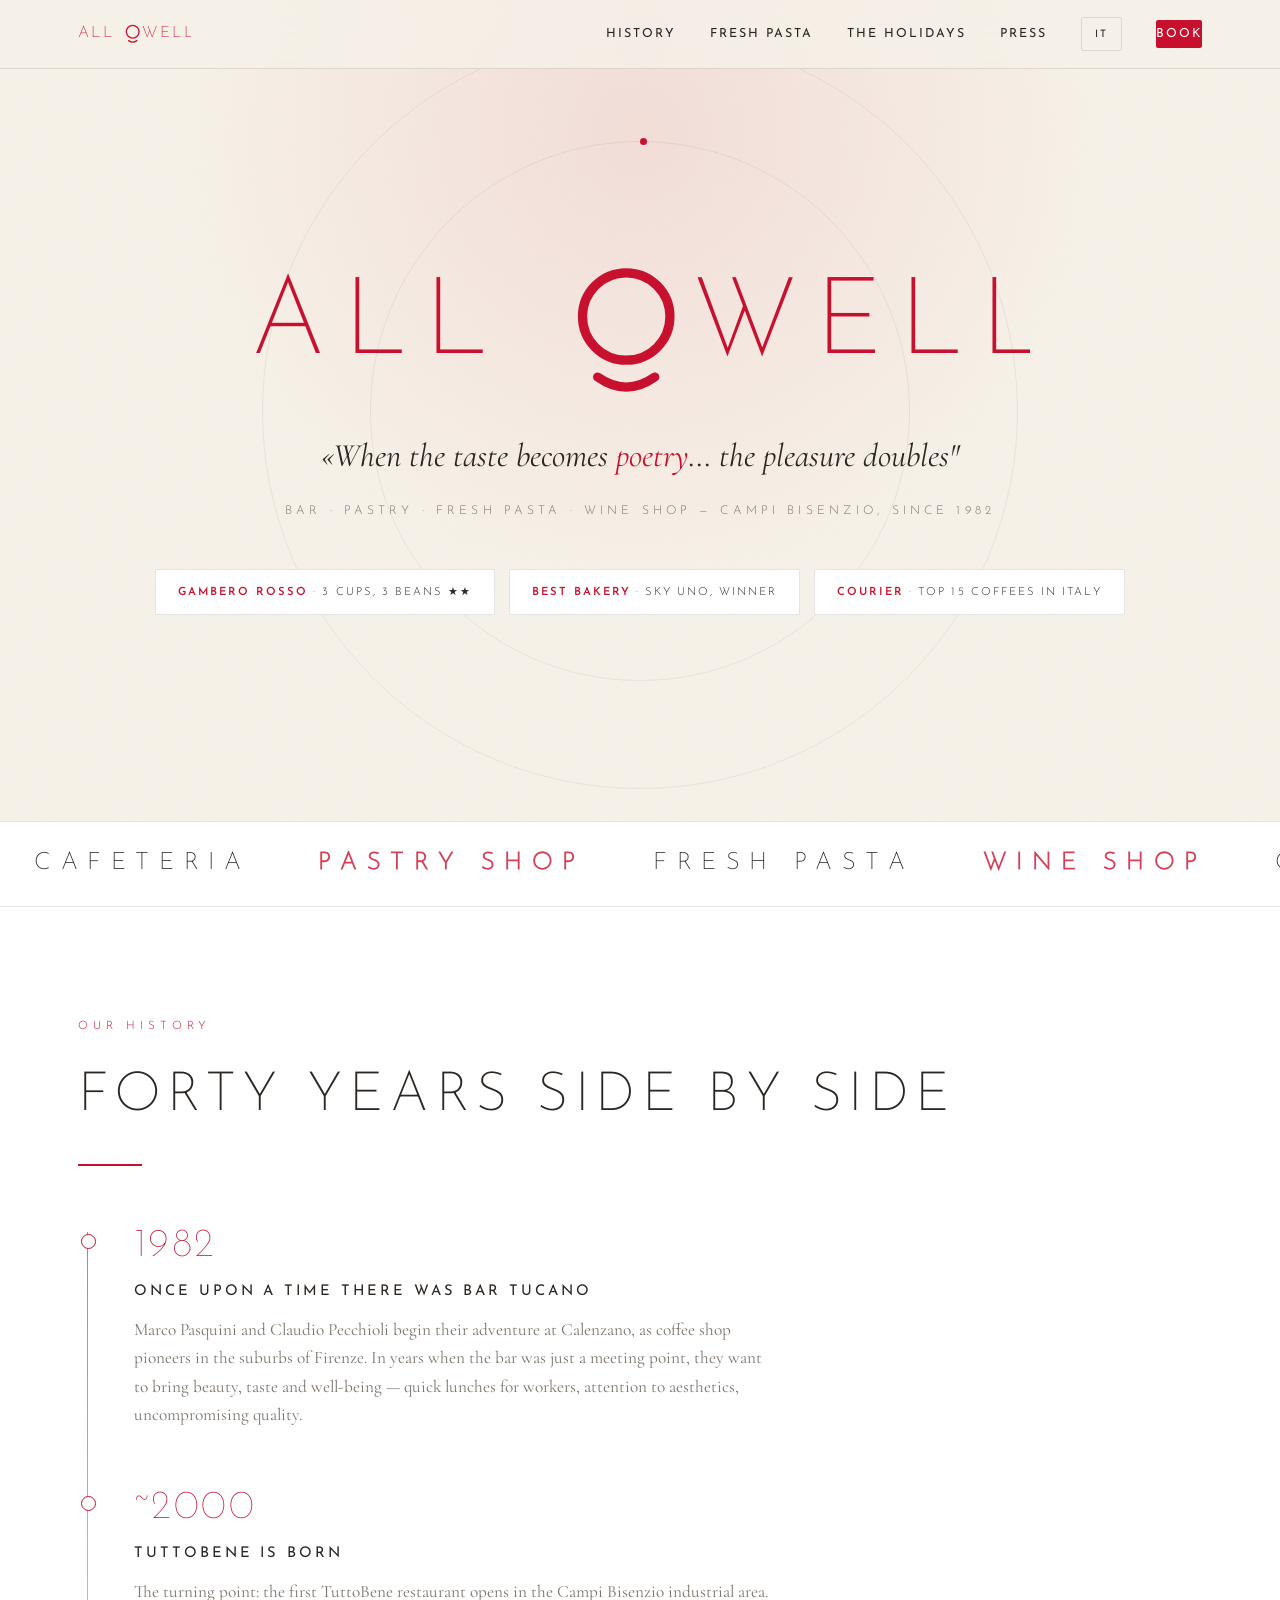
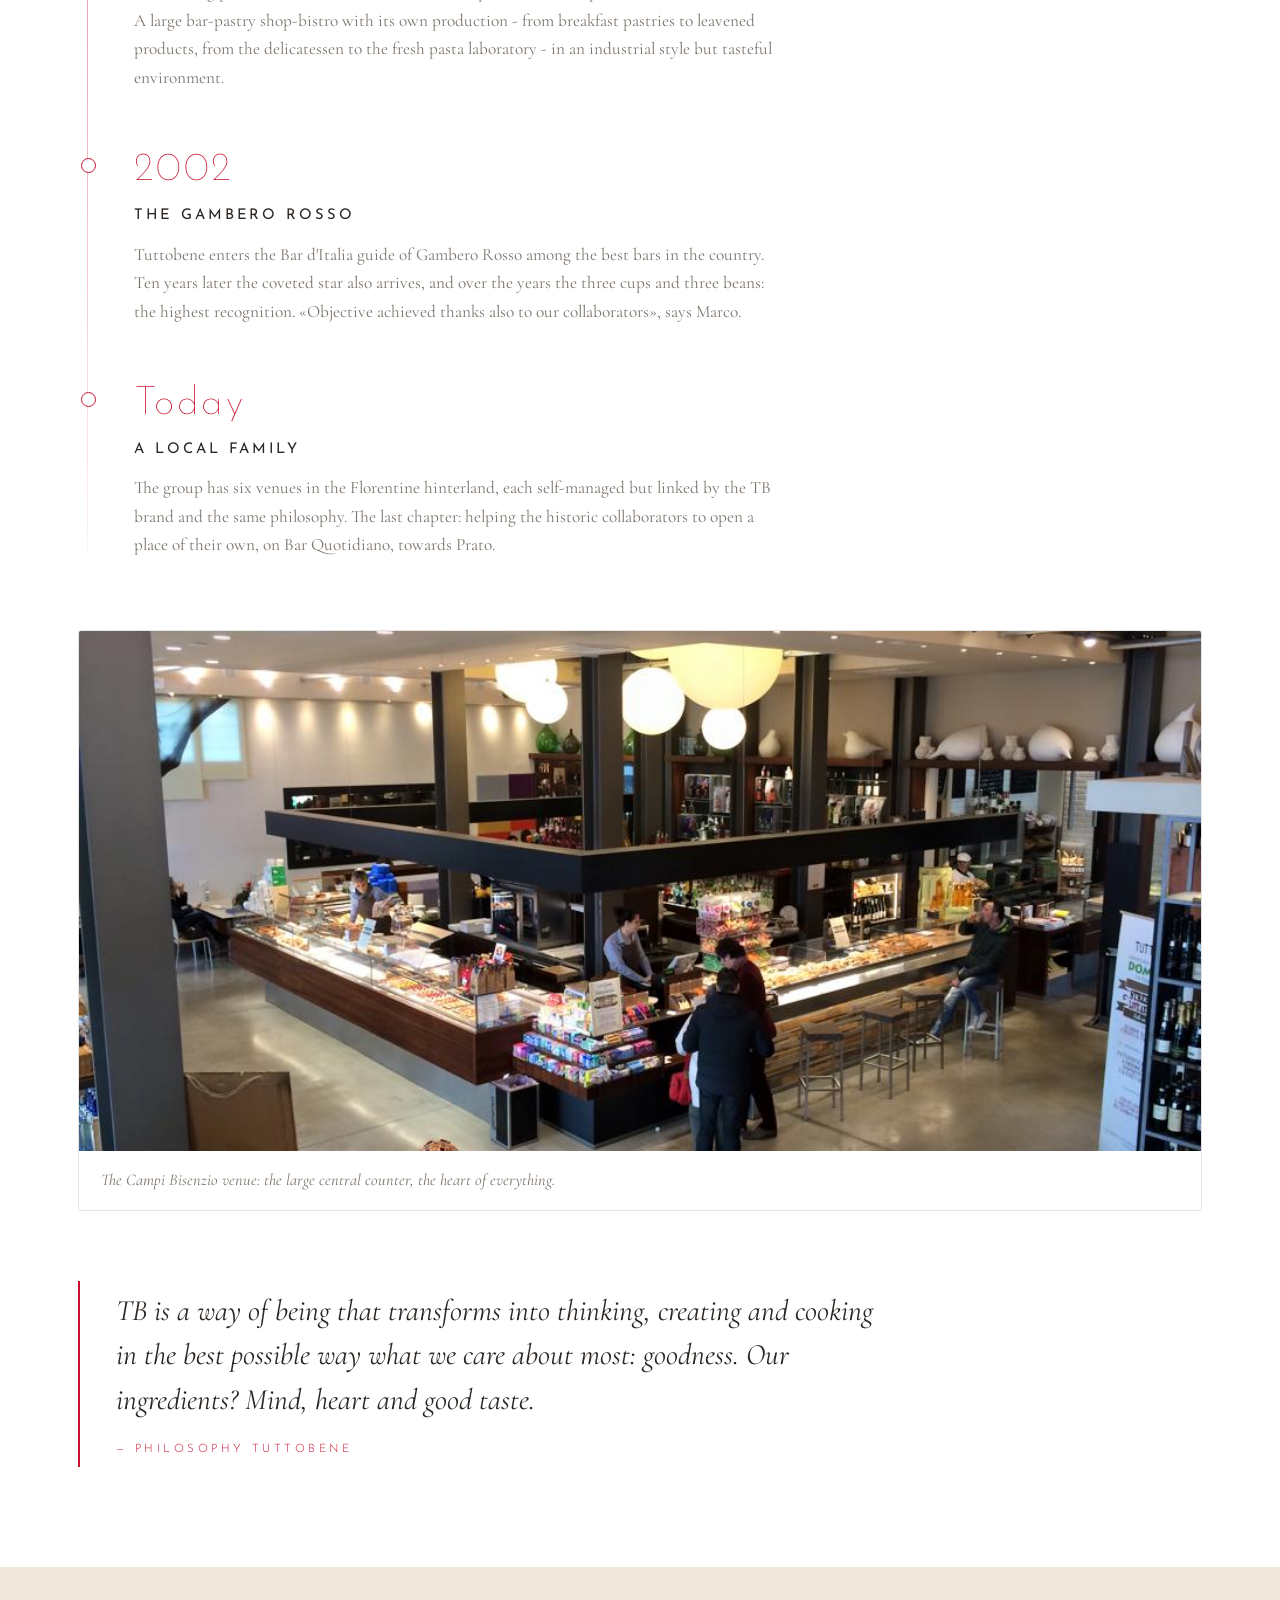
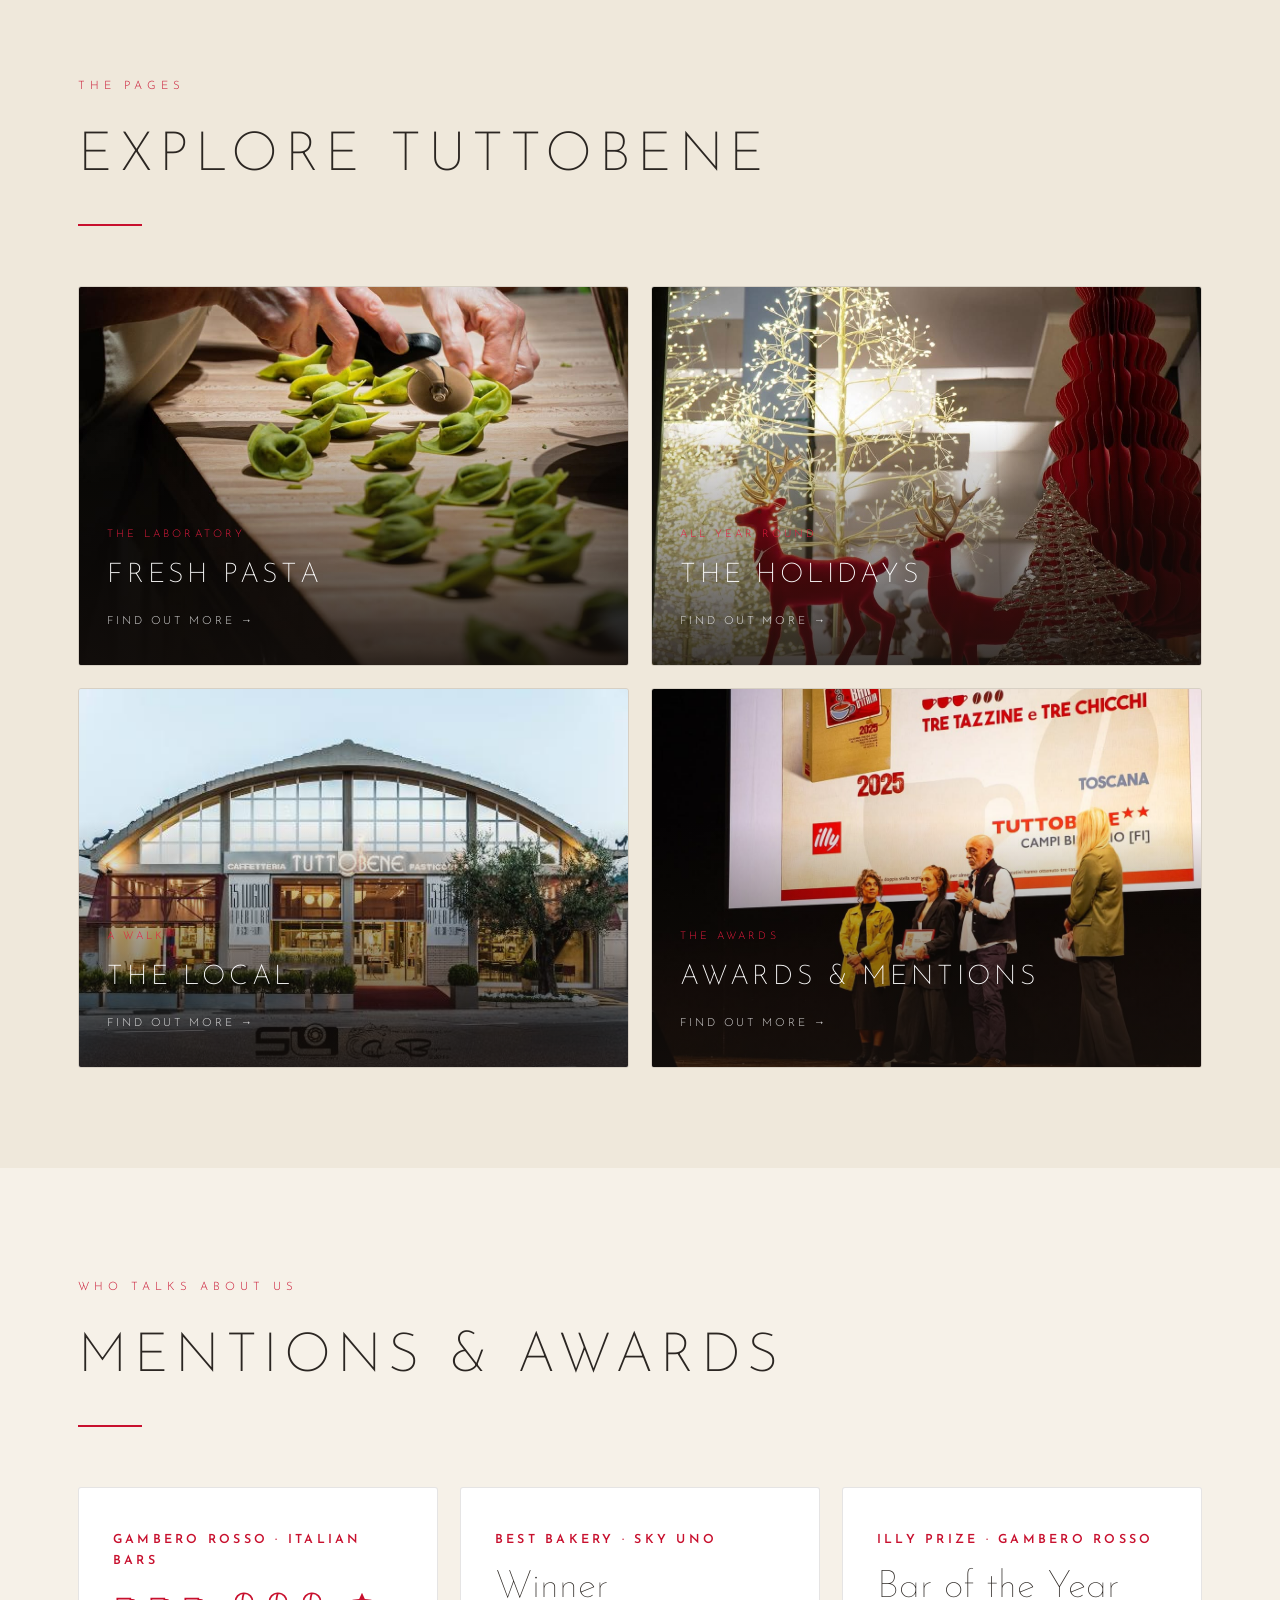
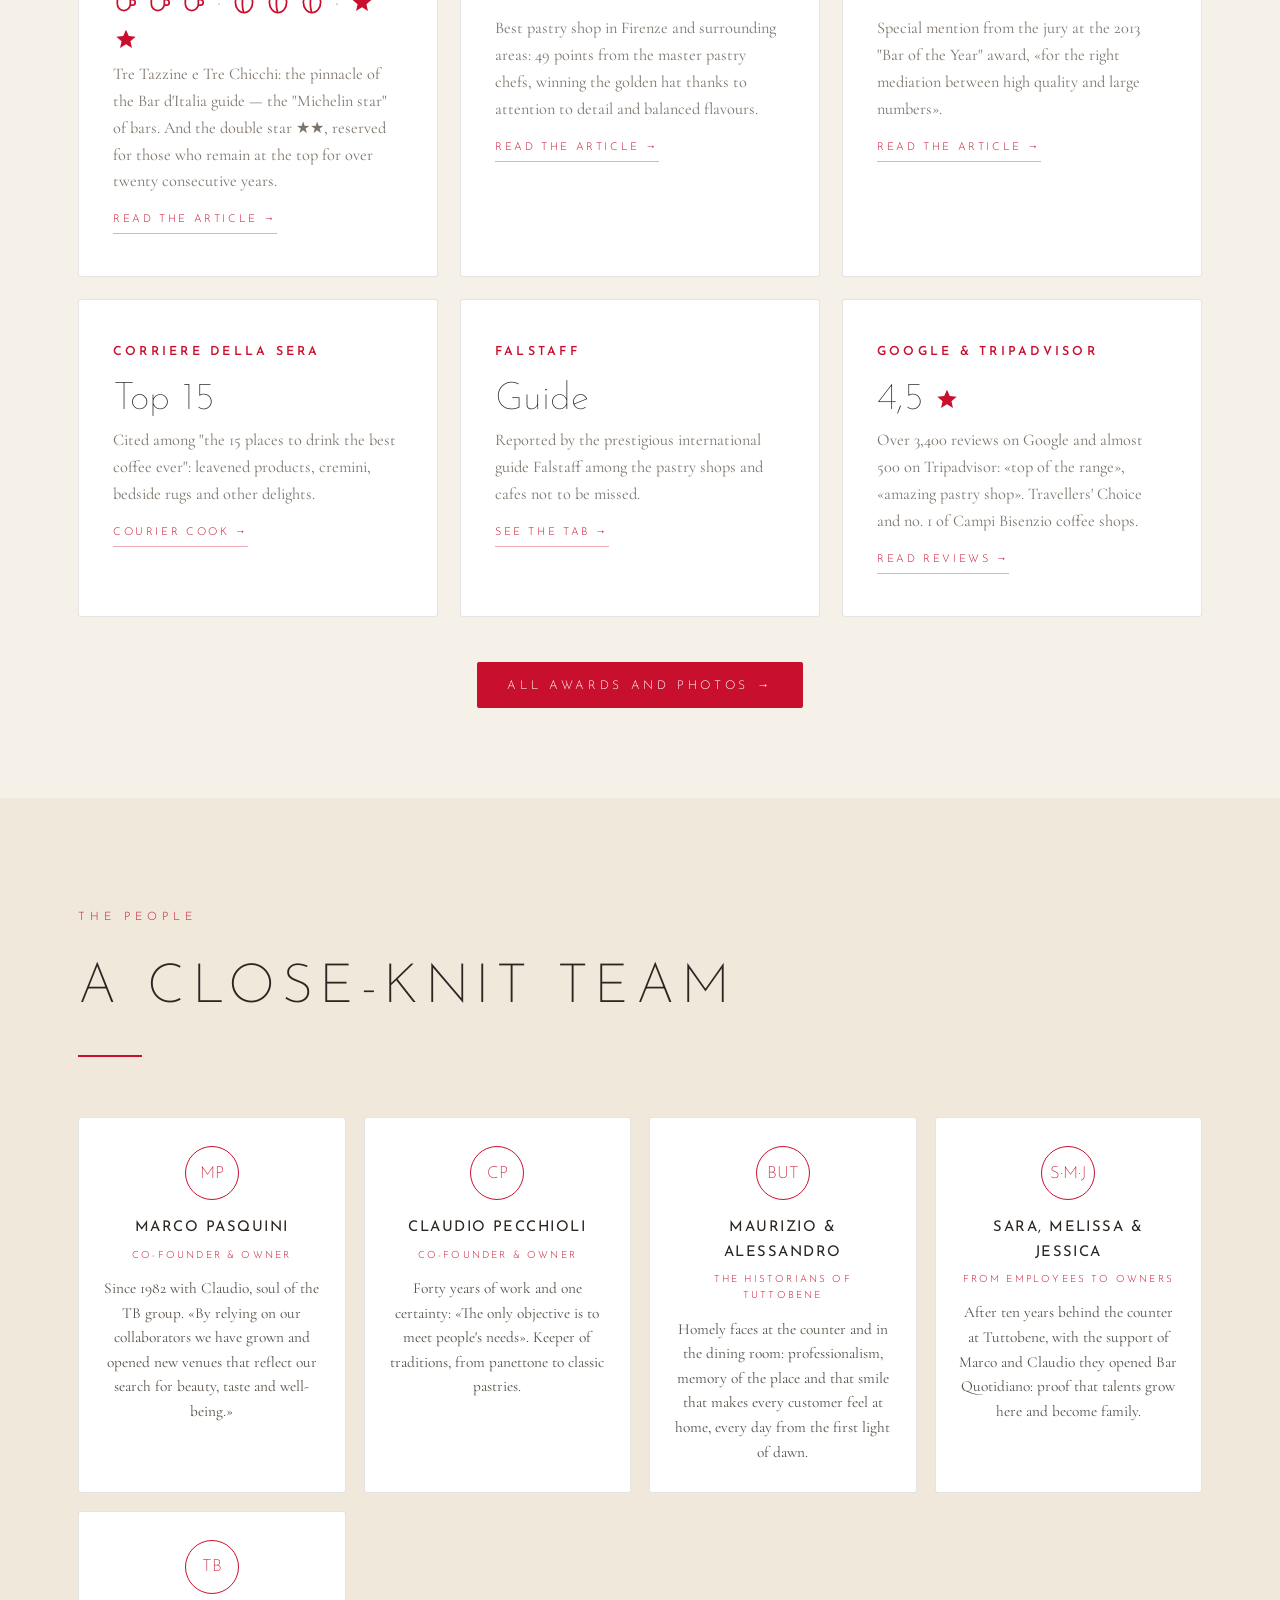
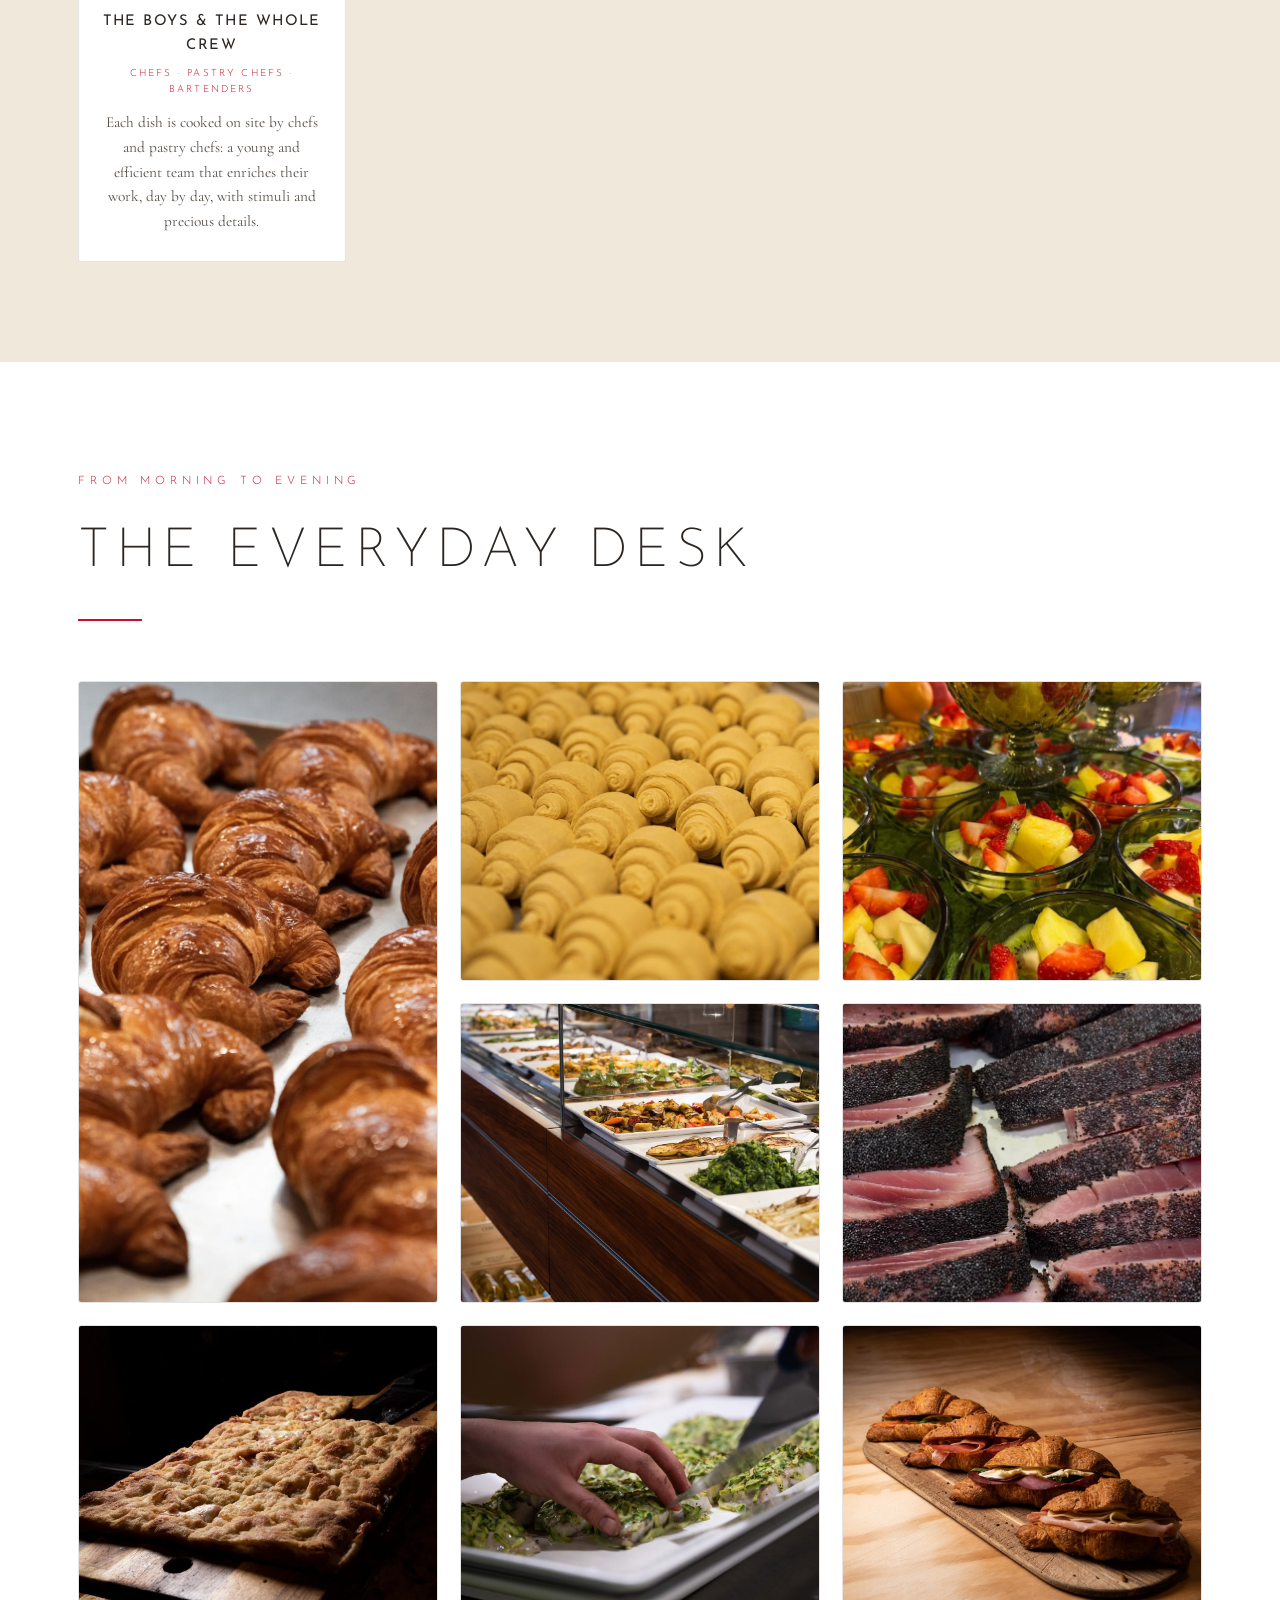
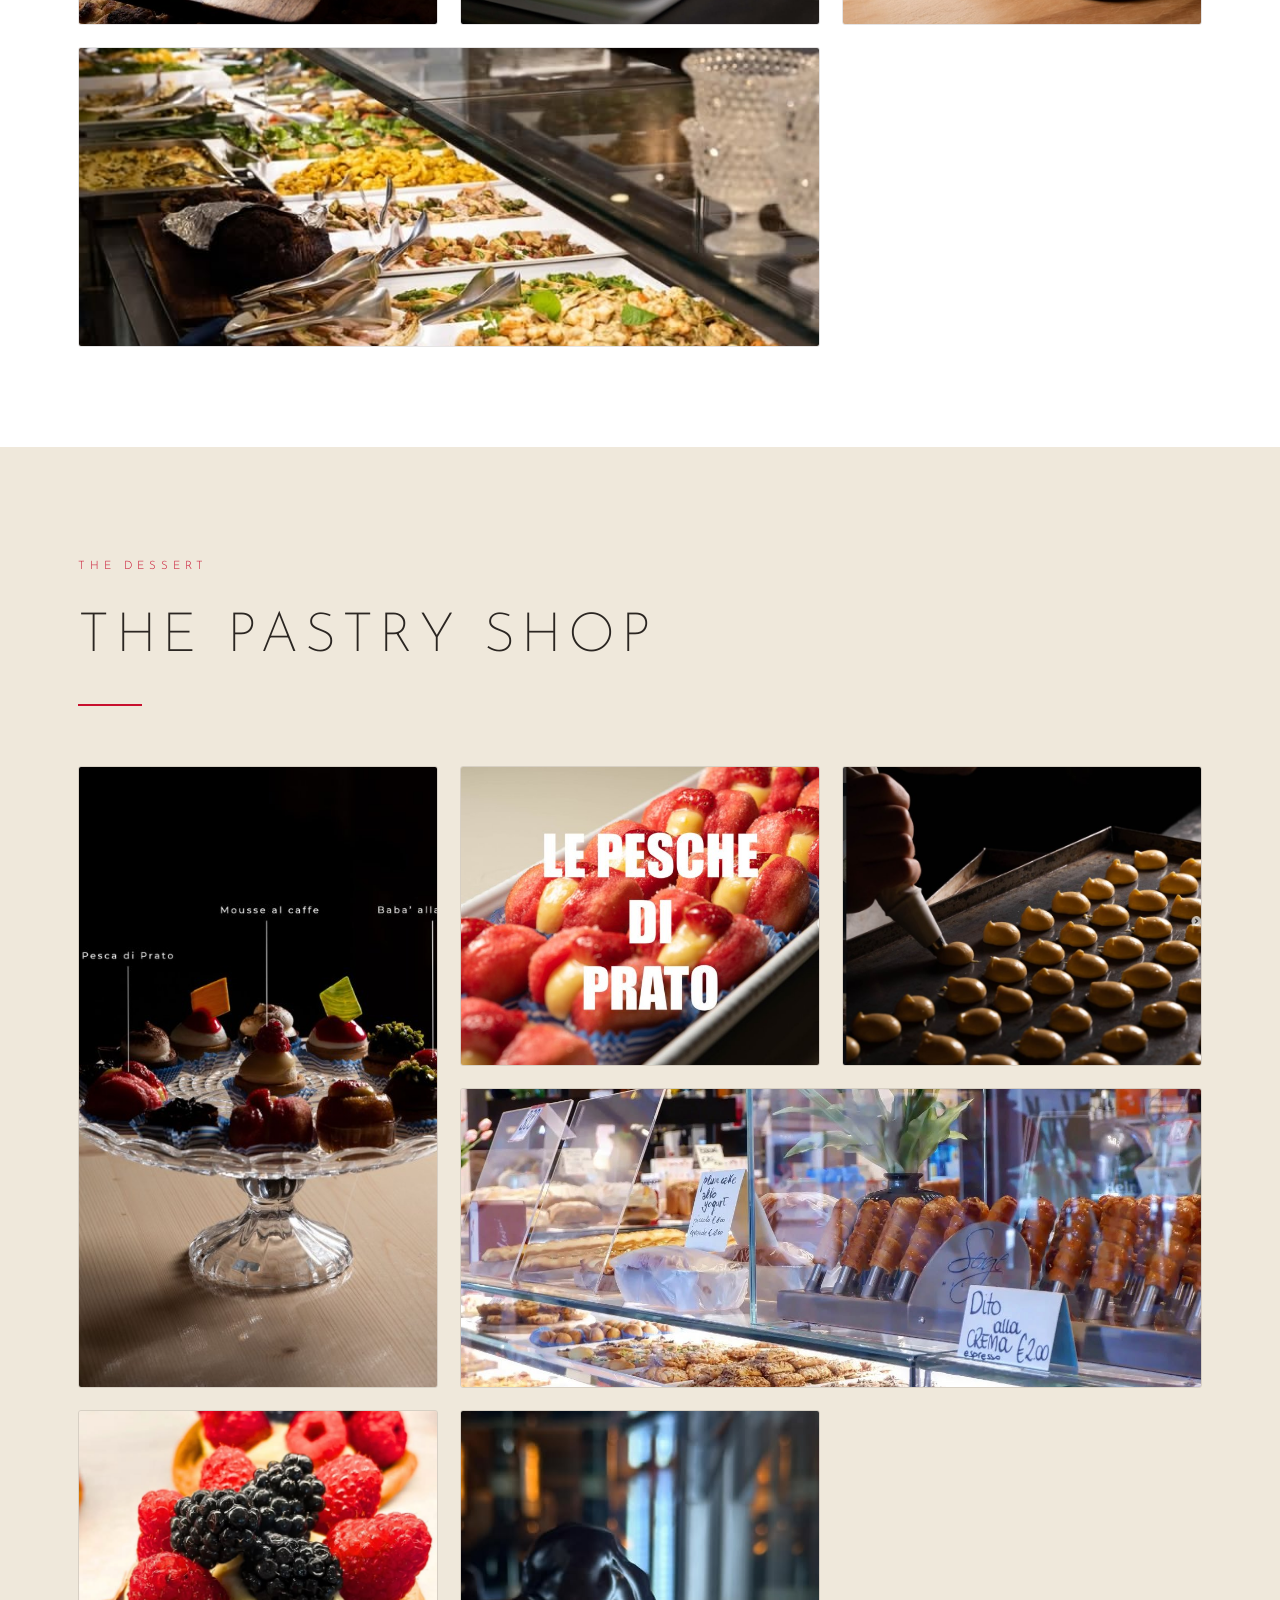
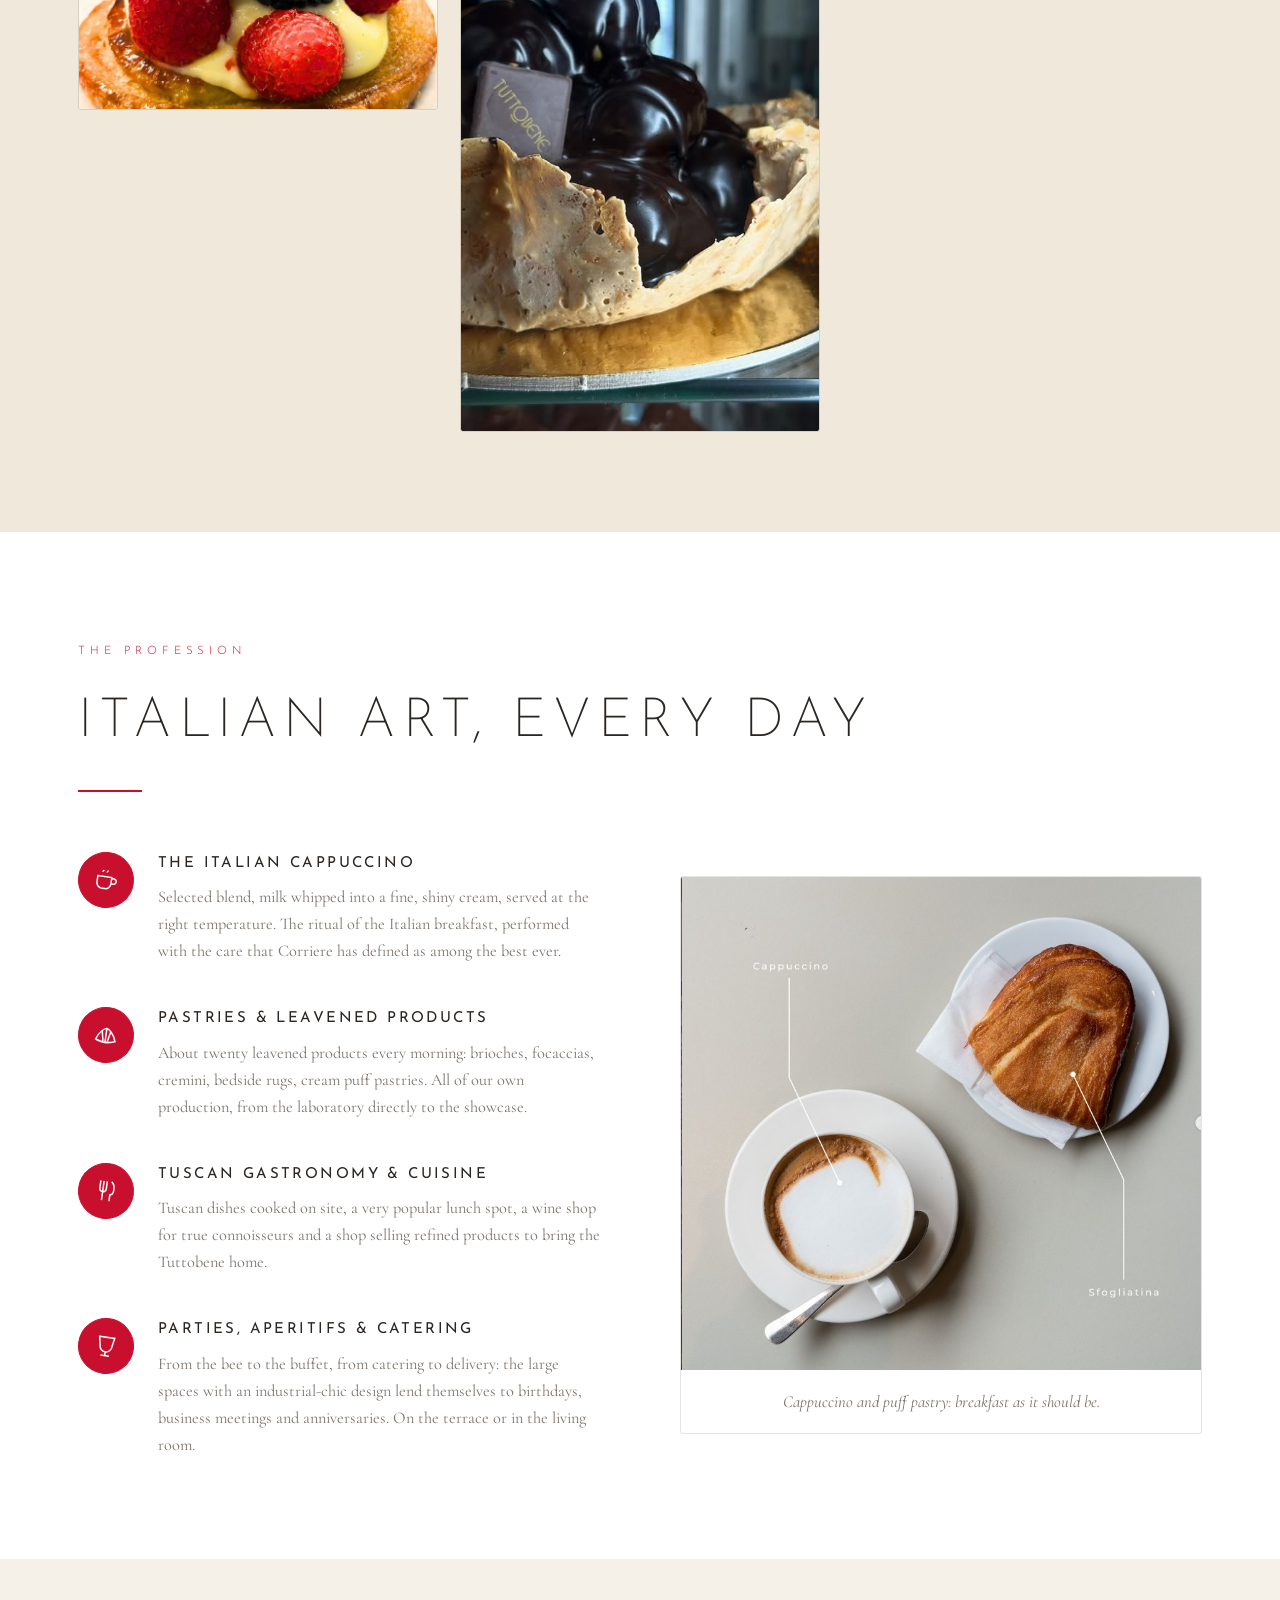
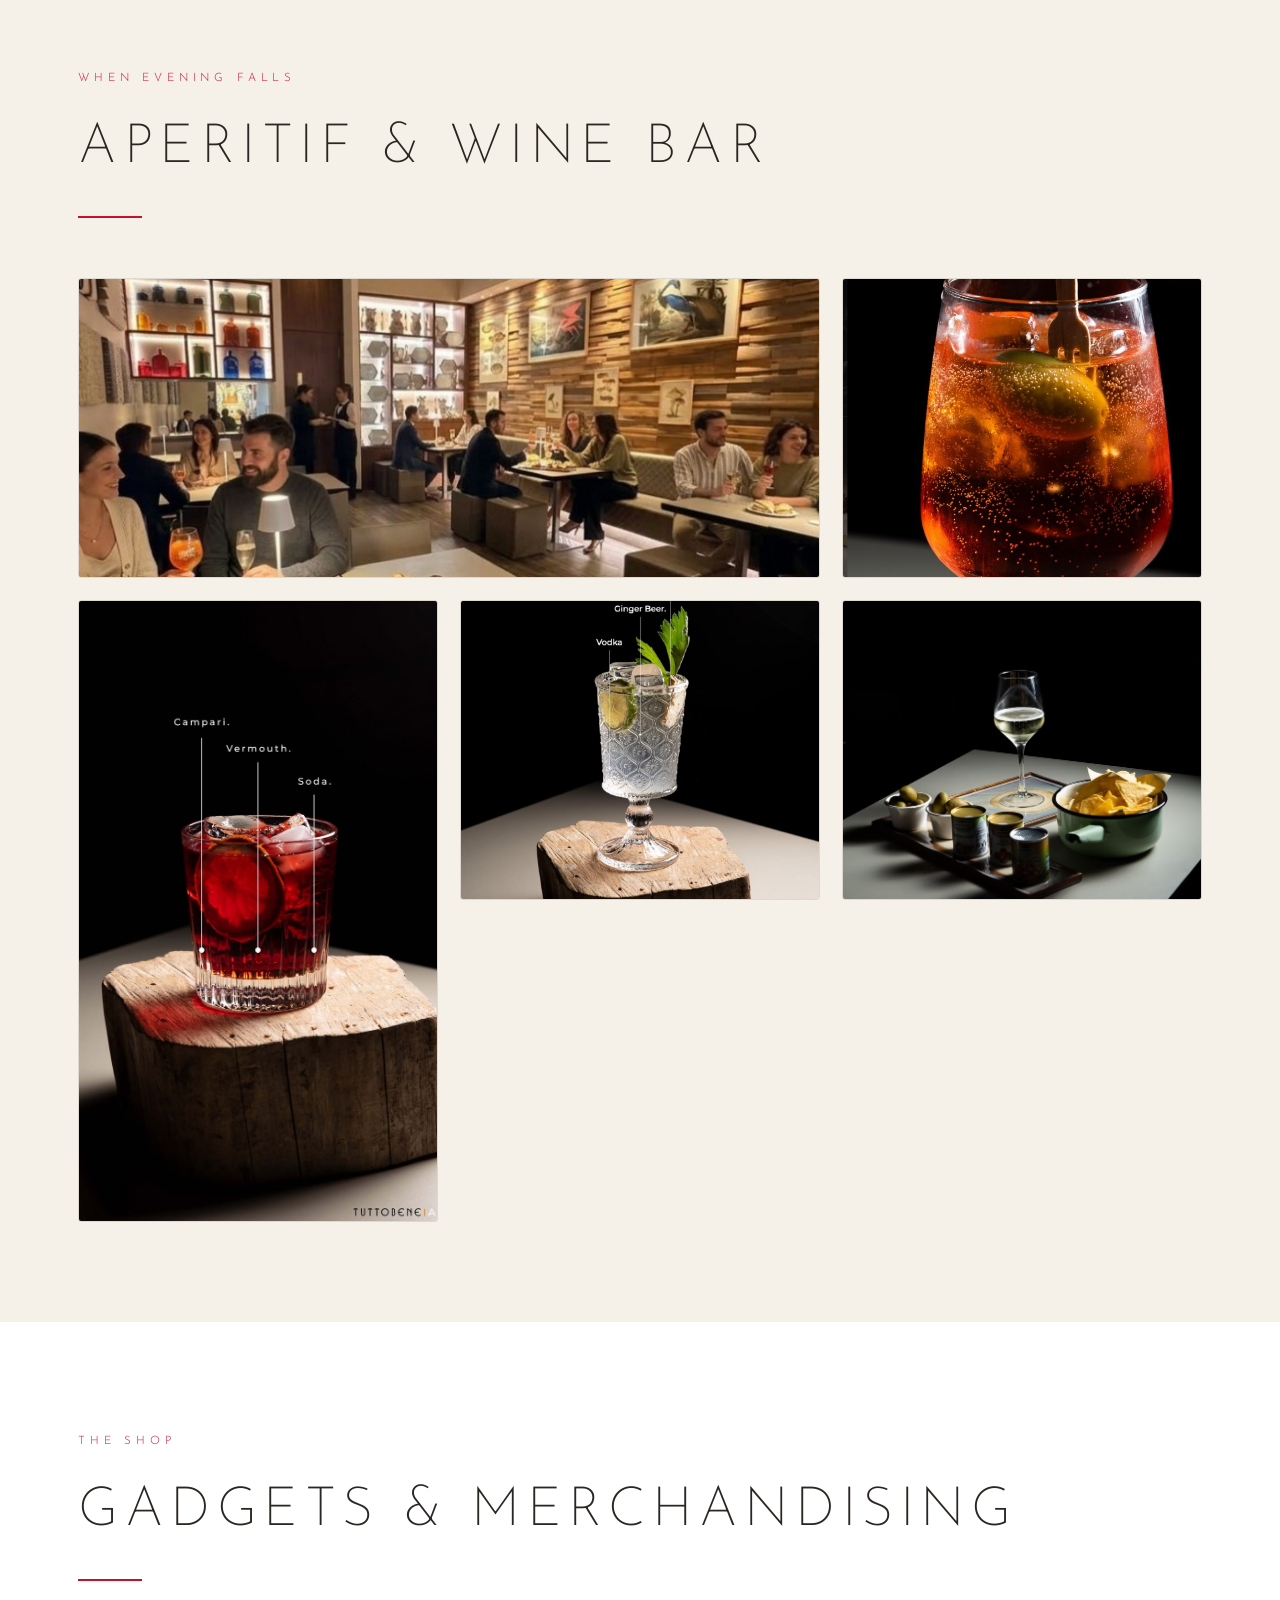
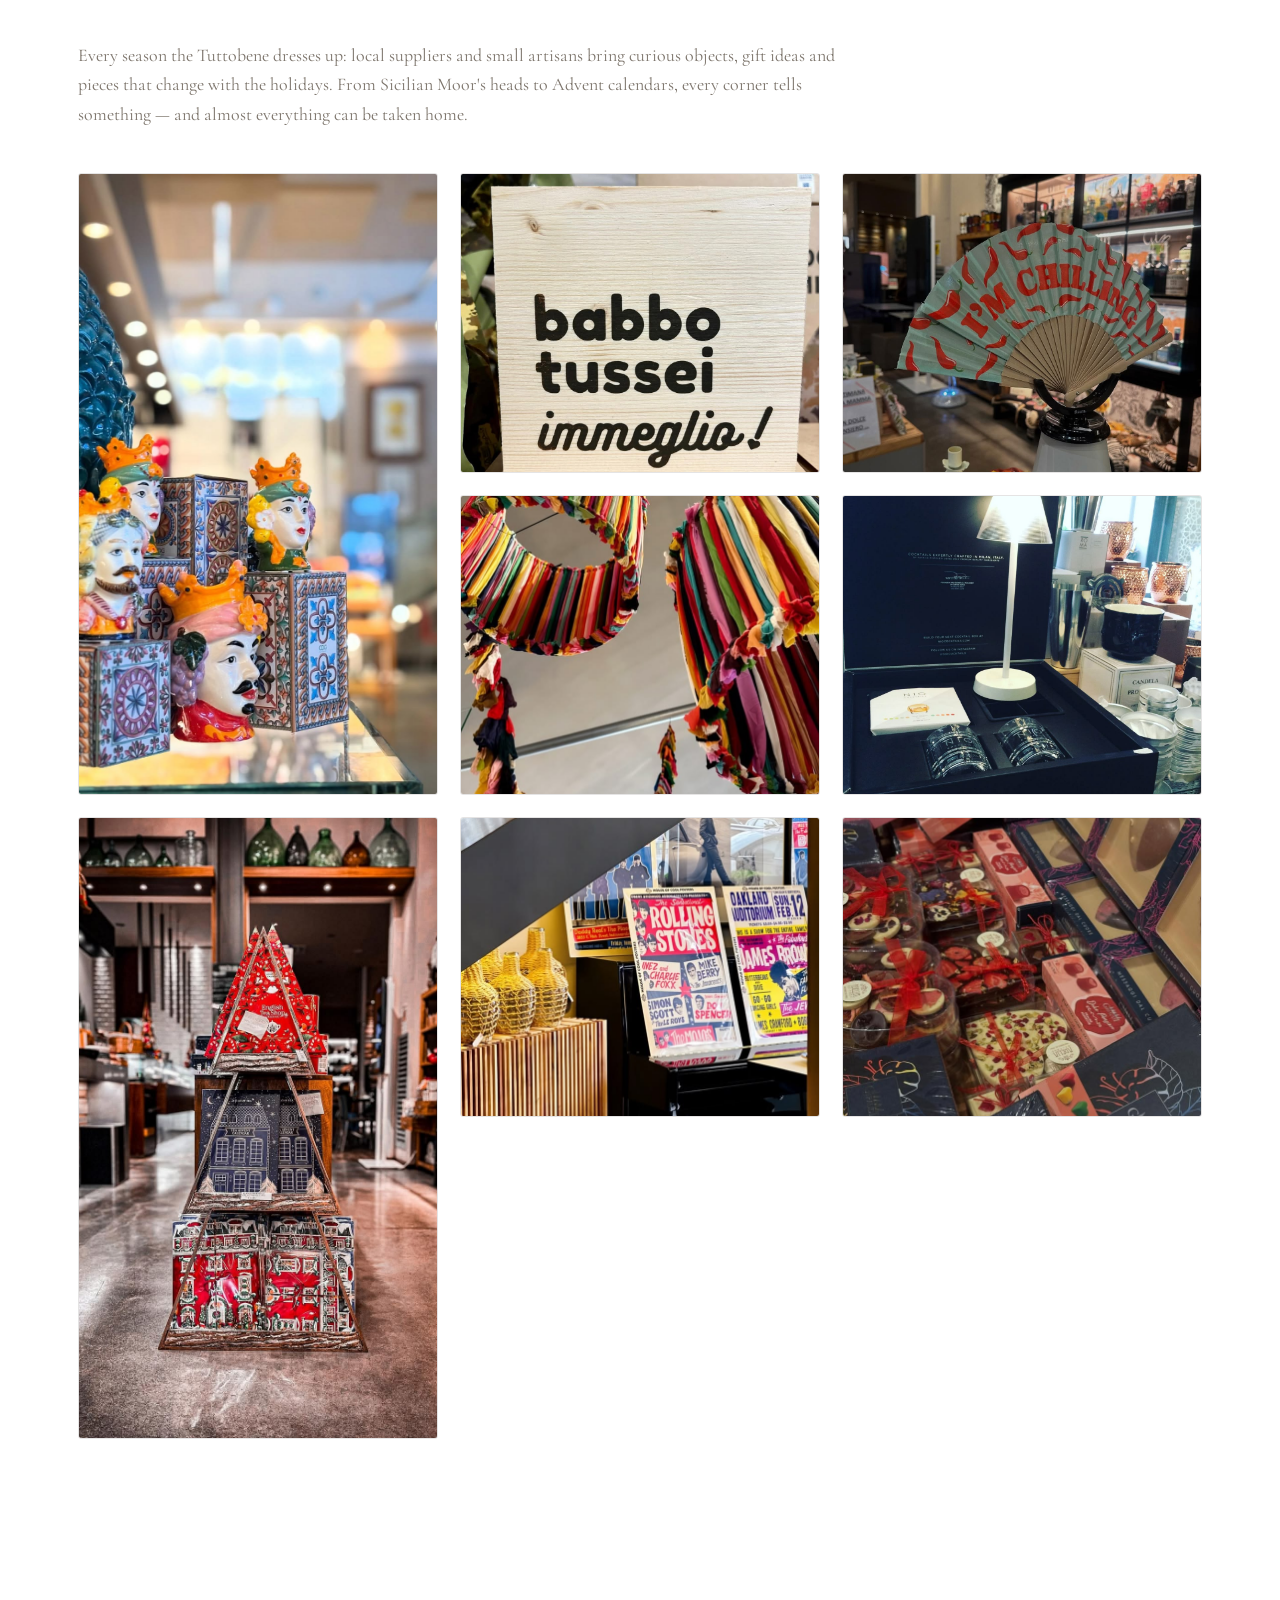
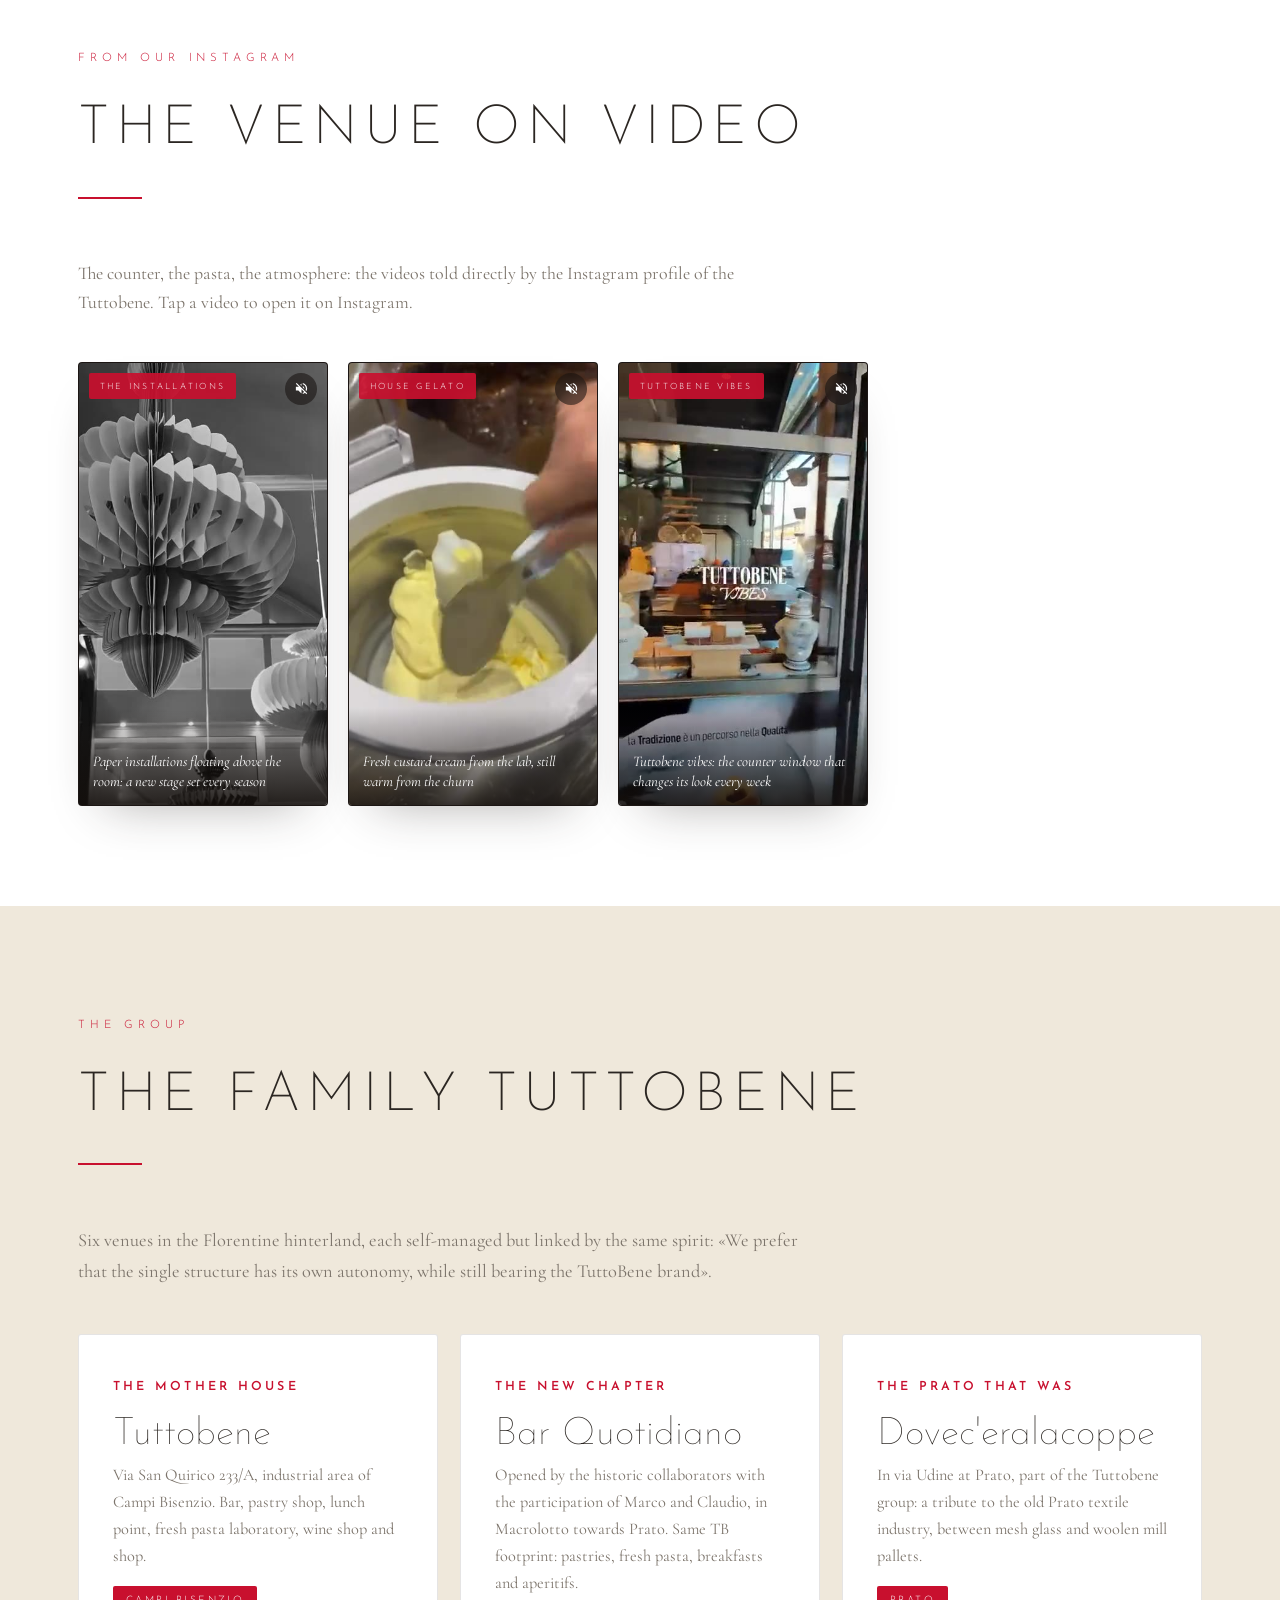
<file: en/index.html>
<!DOCTYPE html>

<html lang="en">
<head>
<meta charset="utf-8"/>
<meta content="width=device-width, initial-scale=1.0, maximum-scale=1.0, user-scalable=no" name="viewport"/>
<title>Tuttobene — When taste becomes poetry</title>
<link href="https://fonts.googleapis.com" rel="preconnect"/>
<link crossorigin="" href="https://fonts.gstatic.com" rel="preconnect"/>
<link href="https://fonts.googleapis.com/css2?family=Josefin+Sans:wght@100;200;300;400;600&amp;family=Cormorant+Garamond:ital,wght@0,400;0,500;0,600;1,400;1,500&amp;display=swap" rel="stylesheet"/>
<link href="../style.css?v=10" rel="stylesheet"/>
</head>
<body>
<div class="progress" id="progress"></div>
<svg height="0" style="position:absolute" width="0">
<defs>
<g id="tb-logo">
<text fill="currentColor" font-family="'Josefin Sans',sans-serif" font-size="64" font-weight="200" letter-spacing="10" x="0" y="58">ALL</text>
<circle cx="223.8" cy="36" fill="none" r="26" stroke="currentColor" stroke-width="5.5"></circle>
<path d="M 206.8 72 Q 223.8 84 240.8 72" fill="none" stroke="currentColor" stroke-linecap="round" stroke-width="5.5"></path>
<text fill="currentColor" font-family="'Josefin Sans',sans-serif" font-size="64" font-weight="200" letter-spacing="10" x="262.8" y="58">WELL</text>
</g>
</defs>
</svg>
<nav id="nav">
<div class="nav-inner">
<a aria-label="Tuttobene" class="nav-logo" href="index.html" style="color:var(--rosso)">
<svg viewbox="0 0 464 90"><use href="#tb-logo"></use></svg>
</a>
<div class="nav-links">
<a href="index.html#storia">History</a>
<a href="pasta.html">Fresh Pasta</a>
<a href="feste.html">The Holidays</a>
<a href="premi.html">Press</a>
<a class="lang-flag" href="../index.html" title="Italiano">IT</a>
      <a class="nav-cta" href="index.html#catering">Book</a>
<button aria-label="Apri menu" class="burger" id="burger"><span></span><span></span><span></span></button>
</div>
</div>
</nav>
<div class="mobile-menu" id="mobileMenu">
<button aria-label="Chiudi menu" class="mm-close" id="mmClose">×</button>
<a href="index.html">Home</a>
<a href="index.html#storia">History</a>
<a href="locale.html">The Local</a>
<a href="pasta.html">Fresh Pasta</a>
<a href="feste.html">The Holidays</a>
<a href="premi.html">Awards &amp; Mentions</a>
<a href="index.html#catering">Catering</a>
<a href="../index.html">Italiano →</a>
  <a class="mm-cta" href="index.html#catering">Book</a>
</div>
<header id="top">
<div class="hero-glow"></div>
<div class="hero-ring r1"></div>
<div class="hero-ring r2"></div>
<div class="hero-inner">
<div class="hero-logo" id="heroLogo">
<svg viewbox="0 0 464 95"><use href="#tb-logo"></use></svg>
</div>
<p class="hero-motto">«When the taste becomes <em>poetry</em>... the pleasure doubles"</p>
<p class="hero-sub">Bar · Pastry · Fresh Pasta · Wine shop — Campi Bisenzio, since 1982</p>
<div class="hero-badges">
<div class="badge"><b>Gambero Rosso</b> · 3 cups, 3 beans ★★</div>
<div class="badge"><b>Best Bakery</b> · Sky Uno, winner</div>
<div class="badge"><b>Courier</b> · Top 15 coffees in Italy</div>
</div>
</div>
<div class="scroll-hint"></div>
</header>
<div aria-hidden="true" class="marquee">
<div class="marquee-track" id="mq">
<span>Cafeteria</span><span class="alt">Pastry shop</span><span>Fresh Pasta</span><span class="alt">Wine shop</span><span>Gastronomy</span><span class="alt">Catering</span><span>Aperitifs</span><span class="alt">Since 1982</span>
</div>
</div>
<section id="storia">
<div class="wrap">
<div class="sec-head reveal">
<span class="label">Our history</span>
<h2>Forty years side by side</h2>
<div class="rule"></div>
</div>
<div class="timeline">
<div class="t-item reveal">
<div class="t-year">1982</div>
<h3>Once upon a time there was Bar Tucano</h3>
<p>Marco Pasquini and Claudio Pecchioli begin their adventure at Calenzano, as coffee shop pioneers in the suburbs of Firenze. In years when the bar was just a meeting point, they want to bring beauty, taste and well-being — quick lunches for workers, attention to aesthetics, uncompromising quality.</p>
</div>
<div class="t-item reveal">
<div class="t-year">~2000</div>
<h3>Tuttobene is born</h3>
<p>The turning point: the first TuttoBene restaurant opens in the Campi Bisenzio industrial area. A large bar-pastry shop-bistro with its own production - from breakfast pastries to leavened products, from the delicatessen to the fresh pasta laboratory - in an industrial style but tasteful environment.</p>
</div>
<div class="t-item reveal">
<div class="t-year">2002</div>
<h3>The Gambero Rosso</h3>
<p>Tuttobene enters the Bar d'Italia guide of Gambero Rosso among the best bars in the country. Ten years later the coveted star also arrives, and over the years the three cups and three beans: the highest recognition. «Objective achieved thanks also to our collaborators», says Marco.</p>
</div>
<div class="t-item reveal">
<div class="t-year">Today</div>
<h3>A local family</h3>
<p>The group has six venues in the Florentine hinterland, each self-managed but linked by the TB brand and the same philosophy. The last chapter: helping the historic collaborators to open a place of their own, on Bar Quotidiano, towards Prato.</p>
</div>
</div>
<figure class="locale-wide reveal">
<img alt="The interior of the Tuttobene: the large central counter and the spherical lamps" loading="lazy" src="../img/locale-interno.jpg"/>
<figcaption>The Campi Bisenzio venue: the large central counter, the heart of everything.</figcaption>
</figure>
<div class="quote-block reveal">
<p>TB is a way of being that transforms into thinking, creating and cooking in the best possible way what we care about most: goodness. Our ingredients? Mind, heart and good taste.</p>
<cite>— Philosophy Tuttobene</cite>
</div>
</div>
</section>
<!-- ============ APPROFONDIMENTI ============ -->
<section id="esplora" style="background:var(--beige2)">
<div class="wrap">
<div class="sec-head reveal">
<span class="label">The pages</span>
<h2>Explore Tuttobene</h2>
<div class="rule"></div>
</div>
<div class="teaser-grid stagger">
<a class="teaser" href="pasta.html">
<img alt="The green tortelloni from the fresh pasta laboratory" loading="lazy" src="../img/tortelloni-verdi.jpg"/>
<div class="t-overlay">
<span class="t-label">The laboratory</span>
<h3>Fresh Pasta</h3>
<span class="t-go">Find out more →</span>
</div>
</a>
<a class="teaser" href="feste.html">
<img alt="The Tuttobene Christmas showcase" loading="lazy" src="../img/natale-vetrina.jpg"/>
<div class="t-overlay">
<span class="t-label">All year round</span>
<h3>The Holidays</h3>
<span class="t-go">Find out more →</span>
</div>
</a>
<a class="teaser" href="locale.html">
<img alt="The arched façade of Tuttobene illuminated in the evening" loading="lazy" src="../img/locale-facciata.jpg"/>
<div class="t-overlay">
<span class="t-label">A walk</span>
<h3>The Local</h3>
<span class="t-go">Find out more →</span>
</div>
</a>
<a class="teaser" href="premi.html">
<img alt="The Gambero Rosso award ceremony" loading="lazy" src="../img/premiazione-palco.jpg"/>
<div class="t-overlay">
<span class="t-label">The awards</span>
<h3>Awards &amp; Mentions</h3>
<span class="t-go">Find out more →</span>
</div>
</a>
</div>
</div>
</section>
<section id="menzioni" style="background:var(--beige)">
<div class="wrap">
<div class="sec-head reveal">
<span class="label">Who talks about us</span>
<h2>Mentions &amp; Awards</h2>
<div class="rule"></div>
</div>
<div class="press-grid stagger">
<div class="press-card tilt">
<div class="src">Gambero Rosso · Italian bars</div>
<div class="chicchi">
<svg class="ico-svg" viewbox="0 0 24 24"><path d="M4 8h12v5a6 6 0 0 1-12 0V8z" fill="none" stroke="currentColor" stroke-width="1.6"></path><path d="M16 9h2a2.5 2.5 0 0 1 0 5h-2" fill="none" stroke="currentColor" stroke-width="1.6"></path></svg>
<svg class="ico-svg" viewbox="0 0 24 24"><path d="M4 8h12v5a6 6 0 0 1-12 0V8z" fill="none" stroke="currentColor" stroke-width="1.6"></path><path d="M16 9h2a2.5 2.5 0 0 1 0 5h-2" fill="none" stroke="currentColor" stroke-width="1.6"></path></svg>
<svg class="ico-svg" viewbox="0 0 24 24"><path d="M4 8h12v5a6 6 0 0 1-12 0V8z" fill="none" stroke="currentColor" stroke-width="1.6"></path><path d="M16 9h2a2.5 2.5 0 0 1 0 5h-2" fill="none" stroke="currentColor" stroke-width="1.6"></path></svg>
<span class="sep">·</span>
<svg class="ico-svg" viewbox="0 0 24 24"><path d="M12 3C7 3 4 7 4 11c0 6 4 10 8 10s8-4 8-10c0-4-3-8-8-8z" fill="none" stroke="currentColor" stroke-width="1.6"></path><path d="M12 3c-2 4-2 14 0 18" fill="none" stroke="currentColor" stroke-width="1.6"></path></svg>
<svg class="ico-svg" viewbox="0 0 24 24"><path d="M12 3C7 3 4 7 4 11c0 6 4 10 8 10s8-4 8-10c0-4-3-8-8-8z" fill="none" stroke="currentColor" stroke-width="1.6"></path><path d="M12 3c-2 4-2 14 0 18" fill="none" stroke="currentColor" stroke-width="1.6"></path></svg>
<svg class="ico-svg" viewbox="0 0 24 24"><path d="M12 3C7 3 4 7 4 11c0 6 4 10 8 10s8-4 8-10c0-4-3-8-8-8z" fill="none" stroke="currentColor" stroke-width="1.6"></path><path d="M12 3c-2 4-2 14 0 18" fill="none" stroke="currentColor" stroke-width="1.6"></path></svg>
<span class="sep">·</span>
<svg class="ico-svg" viewbox="0 0 24 24"><path d="M12 2.5l2.6 5.8 6.3.6-4.8 4.2 1.4 6.2L12 16l-5.5 3.3 1.4-6.2-4.8-4.2 6.3-.6L12 2.5z" fill="currentColor"></path></svg>
<svg class="ico-svg" viewbox="0 0 24 24"><path d="M12 2.5l2.6 5.8 6.3.6-4.8 4.2 1.4 6.2L12 16l-5.5 3.3 1.4-6.2-4.8-4.2 6.3-.6L12 2.5z" fill="currentColor"></path></svg>
</div>
<p>Tre Tazzine e Tre Chicchi: the pinnacle of the Bar d'Italia guide — the "Michelin star" of bars. And the double star ★★, reserved for those who remain at the top for over twenty consecutive years.</p>
<a class="src-link" href="https://www.intoscana.it/it/guida-bar-ditalia-i-quattro-locali-in-toscana-dove-il-caffe-e-al-top/" rel="noopener" target="_blank">Read the article →</a>
</div>
<div class="press-card tilt">
<div class="src">Best Bakery · Sky Uno</div>
<div class="big">Winner</div>
<p>Best pastry shop in Firenze and surrounding areas: 49 points from the master pastry chefs, winning the golden hat thanks to attention to detail and balanced flavours.</p>
<a class="src-link" href="https://www.firenzetoday.it/social/best-bakery-firenze-vince-tuttobene.html" rel="noopener" target="_blank">Read the article →</a>
</div>
<div class="press-card tilt">
<div class="src">Illy Prize · Gambero Rosso</div>
<div class="big">Bar of the Year</div>
<p>Special mention from the jury at the 2013 "Bar of the Year" award, «for the right mediation between high quality and large numbers».</p>
<a class="src-link" href="https://www.piananotizie.it/campi-bisenzio-tuttobene-riceve-la-menzione-speciale-del-premio-bar-dellanno/" rel="noopener" target="_blank">Read the article →</a>
</div>
<div class="press-card tilt">
<div class="src">Corriere della Sera</div>
<div class="big">Top 15</div>
<p>Cited among "the 15 places to drink the best coffee ever": leavened products, cremini, bedside rugs and other delights.</p>
<a class="src-link" href="https://www.corriere.it/cook/" rel="noopener" target="_blank">Courier Cook →</a>
</div>
<div class="press-card tilt">
<div class="src">Falstaff</div>
<div class="big">Guide</div>
<p>Reported by the prestigious international guide Falstaff among the pastry shops and cafes not to be missed.</p>
<a class="src-link" href="https://www.falstaff.com/it/pasticcerie/tuttobene" rel="noopener" target="_blank">See the tab →</a>
</div>
<div class="press-card tilt">
<div class="src">Google &amp; Tripadvisor</div>
<div class="big" style="display:flex;align-items:center;gap:10px">4,5 <svg height="26" style="color:var(--rosso)" viewbox="0 0 24 24" width="26"><path d="M12 2.5l2.6 5.8 6.3.6-4.8 4.2 1.4 6.2L12 16l-5.5 3.3 1.4-6.2-4.8-4.2 6.3-.6L12 2.5z" fill="currentColor"></path></svg></div>
<p>Over 3,400 reviews on Google and almost 500 on Tripadvisor: «top of the range», «amazing pastry shop». Travellers' Choice and no. 1 of Campi Bisenzio coffee shops.</p>
<a class="src-link" href="https://www.tripadvisor.it/Restaurant_Review-g676808-d2459313-Reviews-Bar_Pasticceria_Tuttobene-Campi_Bisenzio_Tuscany.html" rel="noopener" target="_blank">Read reviews →</a>
</div>
</div>
<div style="text-align:center;margin-top:50px">
<a class="cat-cta" href="premi.html">All awards and photos →</a>
</div>
</div>
</section>
<section id="team">
<div class="wrap">
<div class="sec-head reveal">
<span class="label">The people</span>
<h2>A close-knit team</h2>
<div class="rule"></div>
</div>
<div class="team-grid stagger">
<div class="t-card">
<div class="t-init">MP</div>
<h3>Marco Pasquini</h3>
<div class="t-role">Co-founder &amp; Owner</div>
<p>Since 1982 with Claudio, soul of the TB group. «By relying on our collaborators we have grown and opened new venues that reflect our search for beauty, taste and well-being.»</p>
</div>
<div class="t-card">
<div class="t-init">CP</div>
<h3>Claudio Pecchioli</h3>
<div class="t-role">Co-founder &amp; Owner</div>
<p>Forty years of work and one certainty: «The only objective is to meet people's needs». Keeper of traditions, from panettone to classic pastries.</p>
</div>
<div class="t-card">
<div class="t-init">BUT</div>
<h3>Maurizio &amp; Alessandro</h3>
<div class="t-role">The historians of Tuttobene</div>
<p>Homely faces at the counter and in the dining room: professionalism, memory of the place and that smile that makes every customer feel at home, every day from the first light of dawn.</p>
</div>
<div class="t-card">
<div class="t-init">S·M·J</div>
<h3>Sara, Melissa &amp; Jessica</h3>
<div class="t-role">From employees to owners</div>
<p>After ten years behind the counter at Tuttobene, with the support of Marco and Claudio they opened Bar Quotidiano: proof that talents grow here and become family.</p>
</div>
<div class="t-card">
<div class="t-init">TB</div>
<h3>The boys &amp; the whole crew</h3>
<div class="t-role">Chefs · Pastry chefs · Bartenders</div>
<p>Each dish is cooked on site by chefs and pastry chefs: a young and efficient team that enriches their work, day by day, with stimuli and precious details.</p>
</div>
</div>
</div>
</section>
<section id="banco" style="background:var(--bianco)">
<div class="wrap">
<div class="sec-head reveal">
<span class="label">From morning to evening</span>
<h2>The everyday desk</h2>
<div class="rule"></div>
</div>
<div class="cat-grid stagger">
<figure class="cat-item big">
<img alt="Freshly baked croissants, shiny with gilding" loading="lazy" src="../img/cornetti-sfornati.jpg"/>
<figcaption><span>01</span> The croissants fresh out of the oven, every morning at 6.30</figcaption>
</figure>
<figure class="cat-item">
<img alt="Croissants leavening in the laboratory" loading="lazy" src="../img/cornetti-crudi.jpg"/>
<figcaption><span>02</span> Overnight leavening in the laboratory</figcaption>
</figure>
<figure class="cat-item">
<img alt="Fruit salad cups with strawberries, kiwi and pineapple" loading="lazy" src="../img/macedonia.jpg"/>
<figcaption><span>03</span> Fresh fruit salad, freshly cut</figcaption>
</figure>
<figure class="cat-item">
<img alt="The deli counter with vegetables and ready meals" loading="lazy" src="../img/banco-gastronomia.jpg"/>
<figcaption><span>04</span> Gastronomy: vegetables, stuffed courgettes and dishes of the day</figcaption>
</figure>
<figure class="cat-item">
<img alt="Sliced ​​poppy seed crusted tuna" loading="lazy" src="../img/tonno-papavero.jpg"/>
<figcaption><span>05</span> Poppy seed crusted tuna</figcaption>
</figure>
<figure class="cat-item">
<img alt="Freshly baked stuffed flatbread on the cutting board" loading="lazy" src="../img/schiacciata.png"/>
<figcaption><span>06</span> Stuffed Schiacciata, from the oven to the cutting board</figcaption>
</figure>
<figure class="cat-item">
<img alt="Fish fillets in courgette crust plated by hand" loading="lazy" src="../img/pesce-zucchine.jpg"/>
<figcaption><span>07</span> The fish in a courgette crust, plated one by one</figcaption>
</figure>
<figure class="cat-item">
<img alt="Stuffed savory croissants on wooden cutting board" loading="lazy" src="../img/croissant-farciti.jpg"/>
<figcaption><span>★</span> Stuffed savory croissants, also for catering</figcaption>
</figure>
<figure class="cat-item wide">
<img alt="The full lunch counter: first courses, second courses, vegetables and salads" loading="lazy" src="../img/banco-pranzo.jpg"/>
<figcaption><span>08</span> The full lunch counter: roasts, prawns, black rice and seasonal vegetables</figcaption>
</figure>
</div>
</div>
</section>
<section id="pasticceria" style="background:var(--beige2)">
<div class="wrap">
<div class="sec-head reveal">
<span class="label">The dessert</span>
<h2>The pastry shop</h2>
<div class="rule"></div>
</div>
<div class="cat-grid stagger">
<figure class="cat-item big">
<img alt="Small cake stand: Prato peach, coffee mousse, cream babà" loading="lazy" src="../img/mignon.png"/>
<figcaption><span>01</span> The mignons: Prato peach, coffee mousse, cream babà</figcaption>
</figure>
<figure class="cat-item">
<img alt="Prato Peaches with cream and alchermes" loading="lazy" src="../img/pesche-di-prato.png"/>
<figcaption><span>02</span> The Peaches of Prato: the traditional dessert, with alchermes and cream</figcaption>
</figure>
<figure class="cat-item">
<img alt="Cream puffs formed by hand with a piping bag in the laboratory" loading="lazy" src="../img/bigne-laboratorio.png"/>
<figcaption><span>03</span> The cream puffs, one by one from the piping bag</figcaption>
</figure>
<figure class="cat-item wide">
<img alt="The pastry shop window: cannoli, cream fingers, tarts and mignons" loading="lazy" src="../img/vetrina-dolci.jpg"/>
<figcaption><span>★</span> The display case: cannoli, cream fingers, tarts — the counter that won Gambero over</figcaption>
</figure>
<figure class="cat-item">
<img alt="Puff pastry with cream and fresh berries" loading="lazy" src="../img/tartelletta-frutti.jpg"/>
<figcaption><span>05</span> The pastry with berries, whipped on the spot</figcaption>
</figure>
<figure class="cat-item big">
<img alt="The profiterole in the crispy basket with the Tuttobene plate" loading="lazy" src="../img/torta-tuttobene.jpg" style="object-position:center 42%"/>
<figcaption><span>04</span> The profiterole in the crunchy basket, signed Tuttobene</figcaption>
</figure>
</div>
</div>
</section>
<section id="arte">
<div class="wrap">
<div class="sec-head reveal">
<span class="label">The profession</span>
<h2>Italian art, every day</h2>
<div class="rule"></div>
</div>
<div class="craft-grid">
<div>
<div class="craft-item reveal">
<div class="craft-ico"><svg viewbox="0 0 24 24"><path d="M4 9h13v6a5 5 0 0 1-5 5H9a5 5 0 0 1-5-5V9z"></path><path d="M17 10h2a2.5 2.5 0 0 1 0 5h-2"></path><path d="M8 5c0-1 1-1 1-2M12 5c0-1 1-1 1-2"></path></svg></div>
<div>
<h3>The Italian cappuccino</h3>
<p>Selected blend, milk whipped into a fine, shiny cream, served at the right temperature. The ritual of the Italian breakfast, performed with the care that Corriere has defined as among the best ever.</p>
</div>
</div>
<div class="craft-item reveal">
<div class="craft-ico"><svg viewbox="0 0 24 24"><path d="M3 17c2-7 7-11 9-11s7 4 9 11c-3 1-6 2-9 2s-6-1-9-2z"></path><path d="M12 6v13M8 8.5 10 18M16 8.5 14 18"></path></svg></div>
<div>
<h3>Pastries &amp; leavened products</h3>
<p>About twenty leavened products every morning: brioches, focaccias, cremini, bedside rugs, cream puff pastries. All of our own production, from the laboratory directly to the showcase.</p>
</div>
</div>
<div class="craft-item reveal">
<div class="craft-ico"><svg viewbox="0 0 24 24"><path d="M6 3v7a3 3 0 0 0 6 0V3M9 3v18M16 3c2 1 3 4 3 7s-1 5-3 5v6"></path></svg></div>
<div>
<h3>Tuscan gastronomy &amp; cuisine</h3>
<p>Tuscan dishes cooked on site, a very popular lunch spot, a wine shop for true connoisseurs and a shop selling refined products to bring the Tuttobene home.</p>
</div>
</div>
<div class="craft-item reveal">
<div class="craft-ico"><svg viewbox="0 0 24 24"><path d="M8 21h8M12 17v4M5 4h14l-1.5 8a5.5 5.5 0 0 1-11 0L5 4z"></path></svg></div>
<div>
<h3>Parties, aperitifs &amp; catering</h3>
<p>From the bee to the buffet, from catering to delivery: the large spaces with an industrial-chic design lend themselves to birthdays, business meetings and anniversaries. On the terrace or in the living room.</p>
</div>
</div>
</div>
<figure class="arte-photo reveal">
<img alt="Cappuccino and puff pastry from Tuttobene" loading="lazy" src="../img/cappuccino-sfogliatina.png"/>
<figcaption>Cappuccino and puff pastry: breakfast as it should be.</figcaption>
</figure>
</div>
</div>
</section>
<section id="aperitivo" style="background:var(--beige)">
<div class="wrap">
<div class="sec-head reveal">
<span class="label">When evening falls</span>
<h2>Aperitif &amp; Wine Bar</h2>
<div class="rule"></div>
</div>
<div class="cat-grid stagger">
<figure class="cat-item wide">
<img alt="The Tuttobene room at aperitif time with cutting boards on the tables" loading="lazy" src="../img/sala-aperitivo.png"/>
<figcaption><span>01</span> Aperitif time: platters, croutons and glasses in the room</figcaption>
</figure>
<figure class="cat-item">
<img alt="Spritz with olive on wooden fork" loading="lazy" src="../img/spritz.png"/>
<figcaption><span>02</span> The house spritz, with olive</figcaption>
</figure>
<figure class="cat-item big">
<img alt="Tuttobene's Americano: Campari, vermouth and soda" loading="lazy" src="../img/cocktail-americano.jpg"/>
<figcaption><span>03</span> The Americano: Campari, vermouth, soda — signed Tuttobene</figcaption>
</figure>
<figure class="cat-item">
<img alt="Moscow Mule with vodka, ginger beer and lemon juice" loading="lazy" src="../img/cocktail-mule.jpg"/>
<figcaption><span>04</span> The Moscow Mule, told ingredient by ingredient</figcaption>
</figure>
<figure class="cat-item">
<img alt="Tuttobene aperitivo set with wine glass, olives and snacks" loading="lazy" src="../img/aperitivo-still.jpg"/>
<figcaption><span>05</span> Aperitivo time: a glass, olives and house nibbles</figcaption>
</figure>
</div>
</div>
</section>
<!-- ============ GADGET & BOTTEGA ============ -->
<section id="gadget" style="background:var(--bianco)">
<div class="wrap">
<div class="sec-head reveal">
<span class="label">The shop</span>
<h2>Gadgets &amp; Merchandising</h2>
<div class="rule"></div>
</div>
<p class="reveal" style="max-width:760px;color:var(--grigio);font-size:1.12rem;margin-bottom:44px">Every season the Tuttobene dresses up: local suppliers and small artisans bring curious objects, gift ideas and pieces that change with the holidays. From Sicilian Moor's heads to Advent calendars, every corner tells something — and almost everything can be taken home.</p>
<div class="cat-grid stagger">
<figure class="cat-item big">
<img alt="The Sicilian ceramic Moorish heads displayed in the venue" loading="lazy" src="../img/gadget-teste-moro.jpg"/>
<figcaption><span>01</span> Sicilian Moor's heads, hand-painted ceramics</figcaption>
</figure>
<figure class="cat-item">
<img alt="Wooden plaque with the writing in Florentine Papa Tussei Immeglio" loading="lazy" src="../img/gadget-babbo.jpg"/>
<figcaption><span>02</span> «Babbo tussei immeglio!» — Tuscan irony in wood</figcaption>
</figure>
<figure class="cat-item">
<img alt="I'm chilling fan with chillies in front of the gin window" loading="lazy" src="../img/gadget-ventaglio.jpg"/>
<figcaption><span>03</span> Gift ideas that bring a smile</figcaption>
</figure>
<figure class="cat-item">
<img alt="Colorful fabric chandeliers hanging from the ceiling" loading="lazy" src="../img/gadget-lampadari.jpg"/>
<figcaption><span>04</span> The fabric installations that color the ceiling</figcaption>
</figure>
<figure class="cat-item">
<img alt="Box NIO Cocktails with glasses and lamp" loading="lazy" src="../img/gadget-nio.jpg"/>
<figcaption><span>05</span> Boxes and selections for the right gift</figcaption>
</figure>
<figure class="cat-item big">
<img alt="The Advent calendar tree in the corridor of the club" loading="lazy" src="../img/gadget-avvento.jpg"/>
<figcaption><span>06</span> The Advent calendar tree, between the aisles of the shop</figcaption>
</figure>
<figure class="cat-item">
<img alt="Vintage concert posters under the staircase" loading="lazy" src="../img/locale-posters.jpg"/>
<figcaption><span>08</span> Vintage posters under the stairs: Rolling Stones and James Brown</figcaption>
</figure>

<figure class="cat-item">
<img alt="Valentine's Day chocolates and hearts in shop window" loading="lazy" src="../img/gadget-sanvalentino.jpg"/>
<figcaption><span>07</span> Valentine's Day: hearts, chocolate and red bows</figcaption>
</figure>
</div>
</div>
</section>
<section id="igvideo" style="background:var(--bianco)">
<div class="wrap">
<div class="sec-head reveal">
<span class="label">From our Instagram</span>
<h2>The venue on video</h2>
<div class="rule"></div>
</div>
<p class="reveal" style="max-width:700px;color:var(--grigio);font-size:1.12rem;margin-bottom:44px">The counter, the pasta, the atmosphere: the videos told directly by the Instagram profile of the Tuttobene. Tap a video to open it on Instagram.</p>
<div class="vid-grid stagger">
      <div class="vid-card">
        <span class="vid-tag">The installations</span>
        <video src="../videos/locale1.mp4" poster="../videos/posters/locale1.jpg" muted loop playsinline preload="metadata"></video>
          <div class="vid-cap">Paper installations floating above the room: a new stage set every season</div>
        <button class="vid-mute" aria-label="Audio"><svg class="ico-off" viewBox="0 0 24 24"><path d="M16.5 12c0-1.77-1.02-3.29-2.5-4.03v2.21l2.45 2.45c.03-.2.05-.41.05-.63zm2.5 0c0 .94-.2 1.82-.54 2.64l1.51 1.51C20.63 14.91 21 13.5 21 12c0-4.28-2.99-7.86-7-8.77v2.06c2.89.86 5 3.54 5 6.71zM4.27 3 3 4.27 7.73 9H3v6h4l5 5v-6.73l4.25 4.25c-.67.52-1.42.93-2.25 1.18v2.06c1.38-.31 2.63-.95 3.69-1.81L19.73 21 21 19.73l-9-9L4.27 3zM12 4 9.91 6.09 12 8.18V4z"/></svg><svg class="ico-on" viewBox="0 0 24 24" style="display:none"><path d="M3 9v6h4l5 5V4L7 9H3zm13.5 3c0-1.77-1.02-3.29-2.5-4.03v8.05c1.48-.73 2.5-2.25 2.5-4.02zM14 3.23v2.06c2.89.86 5 3.54 5 6.71s-2.11 5.85-5 6.71v2.06c4.01-.91 7-4.49 7-8.77s-2.99-7.86-7-8.77z"/></svg></button>
      </div>
      <div class="vid-card">
        <span class="vid-tag">House gelato</span>
        <video src="../videos/locale2.mp4" poster="../videos/posters/locale2.jpg" muted loop playsinline preload="metadata"></video>
          <div class="vid-cap">Fresh custard cream from the lab, still warm from the churn</div>
        <button class="vid-mute" aria-label="Audio"><svg class="ico-off" viewBox="0 0 24 24"><path d="M16.5 12c0-1.77-1.02-3.29-2.5-4.03v2.21l2.45 2.45c.03-.2.05-.41.05-.63zm2.5 0c0 .94-.2 1.82-.54 2.64l1.51 1.51C20.63 14.91 21 13.5 21 12c0-4.28-2.99-7.86-7-8.77v2.06c2.89.86 5 3.54 5 6.71zM4.27 3 3 4.27 7.73 9H3v6h4l5 5v-6.73l4.25 4.25c-.67.52-1.42.93-2.25 1.18v2.06c1.38-.31 2.63-.95 3.69-1.81L19.73 21 21 19.73l-9-9L4.27 3zM12 4 9.91 6.09 12 8.18V4z"/></svg><svg class="ico-on" viewBox="0 0 24 24" style="display:none"><path d="M3 9v6h4l5 5V4L7 9H3zm13.5 3c0-1.77-1.02-3.29-2.5-4.03v8.05c1.48-.73 2.5-2.25 2.5-4.02zM14 3.23v2.06c2.89.86 5 3.54 5 6.71s-2.11 5.85-5 6.71v2.06c4.01-.91 7-4.49 7-8.77s-2.99-7.86-7-8.77z"/></svg></button>
      </div>
      <div class="vid-card">
        <span class="vid-tag">Tuttobene vibes</span>
        <video src="../videos/locale3.mp4" poster="../videos/posters/locale3.jpg" muted loop playsinline preload="metadata"></video>
          <div class="vid-cap">Tuttobene vibes: the counter window that changes its look every week</div>
        <button class="vid-mute" aria-label="Audio"><svg class="ico-off" viewBox="0 0 24 24"><path d="M16.5 12c0-1.77-1.02-3.29-2.5-4.03v2.21l2.45 2.45c.03-.2.05-.41.05-.63zm2.5 0c0 .94-.2 1.82-.54 2.64l1.51 1.51C20.63 14.91 21 13.5 21 12c0-4.28-2.99-7.86-7-8.77v2.06c2.89.86 5 3.54 5 6.71zM4.27 3 3 4.27 7.73 9H3v6h4l5 5v-6.73l4.25 4.25c-.67.52-1.42.93-2.25 1.18v2.06c1.38-.31 2.63-.95 3.69-1.81L19.73 21 21 19.73l-9-9L4.27 3zM12 4 9.91 6.09 12 8.18V4z"/></svg><svg class="ico-on" viewBox="0 0 24 24" style="display:none"><path d="M3 9v6h4l5 5V4L7 9H3zm13.5 3c0-1.77-1.02-3.29-2.5-4.03v8.05c1.48-.73 2.5-2.25 2.5-4.02zM14 3.23v2.06c2.89.86 5 3.54 5 6.71s-2.11 5.85-5 6.71v2.06c4.01-.91 7-4.49 7-8.77s-2.99-7.86-7-8.77z"/></svg></button>
      </div>
</div>
</div>
</section>
<section id="famiglia" style="background:var(--beige2)">
<div class="wrap">
<div class="sec-head reveal">
<span class="label">The group</span>
<h2>The family Tuttobene</h2>
<div class="rule"></div>
</div>
<p class="reveal" style="max-width:740px;margin-bottom:48px;font-size:1.15rem;color:var(--grigio)">Six venues in the Florentine hinterland, each self-managed but linked by the same spirit: «We prefer that the single structure has its own autonomy, while still bearing the TuttoBene brand».</p>
<div class="press-grid stagger">
<div class="press-card tilt">
<div class="src">The mother house</div>
<div class="big">Tuttobene</div>
<p>Via San Quirico 233/A, industrial area of ​​Campi Bisenzio. Bar, pastry shop, lunch point, fresh pasta laboratory, wine shop and shop.</p>
<span class="loc-tag">Campi Bisenzio</span>
</div>
<div class="press-card tilt">
<div class="src">The new chapter</div>
<div class="big">Bar Quotidiano</div>
<p>Opened by the historic collaborators with the participation of Marco and Claudio, in Macrolotto towards Prato. Same TB footprint: pastries, fresh pasta, breakfasts and aperitifs.</p>
<span class="loc-tag">Macrolotto · Prato</span>
</div>
<div class="press-card tilt">
<div class="src">The Prato that was</div>
<div class="big">Dovec'eralacoppe</div>
<p>In via Udine at Prato, part of the Tuttobene group: a tribute to the old Prato textile industry, between mesh glass and woolen mill pallets.</p>
<span class="loc-tag">Prato</span>
</div>
<div class="press-card tilt">
<div class="src">Where it all began</div>
<div class="big">Calenzano</div>
<p>The roots of the group: from Bar Tucano in 1982 to Barsport, the area where Marco and Claudio learned the trade and trained generations of bartenders.</p>
<span class="loc-tag">Calenzano</span>
</div>
</div>
<figure class="cat-item wide reveal" style="height:380px;margin-top:40px">
<img alt="The Bar Quotidiano team in front of their counter" loading="lazy" src="../img/quotidiano-team.jpg" style="object-position:center 40%"/>
<figcaption><span>TB</span> The Bar Quotidiano team: talents who grew up at Tuttobene, now running their own place</figcaption>
</figure></div>
</section>
<section class="cinema">
  <video src="../videos/locale1.mp4" poster="../videos/posters/locale1.jpg" autoplay muted loop playsinline></video>
  <div class="cinema-inner reveal">
    <span class="label">Since 1982</span>
    <h2>&laquo;Quando il gusto diventa poesia&hellip;<br>il piacere raddoppia&raquo;</h2>
    <span class="cinema-sub">When taste becomes poetry, pleasure doubles</span>
  </div>
</section>

<section id="catering" style="background:var(--beige)">
<div class="wrap">
<div class="sec-head reveal">
<span class="label">Outside the venue</span>
<h2>Catering Tuttobene</h2>
<div class="rule"></div>
</div>
<div class="cat-intro reveal">
<p>From street-food truck to buffet, from the corporate coffee break to the seated dinner: Tuttobene brings the same care of its counter wherever you celebrate. Weddings, christenings, birthdays and business meetings, with a mise en place styled down to the last detail — linen, glassware, fresh flowers — and a kitchen that prepares everything on the day: boards, finger food, fresh pasta and mignon pastries. The wide industrial-chic spaces host private events on the terrace or in the dining room; or the crew comes to you, wherever the party is.</p>
<a class="cat-cta" href="#prenota">Book your event</a>
</div>
<div class="cat-grid stagger">
<figure class="cat-item big">
<img alt="Outdoor buffet with cold cuts and cheese platters" loading="lazy" src="../img/catering-taglieri.jpg"/>
<figcaption><span>01</span> Cutting boards under the trees - freshly sliced ​​cured meats and local cheeses, served on wood</figcaption>
</figure>
<figure class="cat-item">
<img alt="Gourmet sandwiches freshly prepared by the catering counter" loading="lazy" src="../img/catering-panini.jpg"/>
<figcaption><span>02</span> Gourmet sandwiches stuffed in front of the guests, one by one</figcaption>
</figure>
<figure class="cat-item">
<img alt="Champagne station with golden buckets and glasses" loading="lazy" src="../img/catering-champagne.jpg"/>
<figcaption><span>03</span> The champagne station, with bottles on ice and glasses ready</figcaption>
</figure>
<figure class="cat-item">
<img alt="Elegant table under the white awning with glasses and hydrangeas" loading="lazy" src="../img/catering-tavola.jpg"/>
<figcaption><span>★</span> The mise en place under the awning: glasses, linen and hydrangeas</figcaption>
</figure>
<figure class="cat-item wide">
<img alt="Spectacular setup with croutons and golden decorations" loading="lazy" src="../img/catering-allestimento.jpg"/>
<figcaption><span>04</span> Scenic arrangements — canapés, fresh flowers and details that make the difference</figcaption>
</figure>
</div>
</div>
</section>
<section id="prenota">
<div class="wrap">
<div class="sec-head reveal">
<span class="label">Events &amp; spaces</span>
<h2>Book your TB moment</h2>
<div class="rule"></div>
</div>
<div class="book-copy reveal">
<p>A birthday party, a business meeting, a buffet or a private aperitif: the spaces of the Tuttobene - lounge, panoramic terrace and wine corner - are at your disposal.</p>
<p>Off-site catering or event at the venue: a phone call and we organize everything together.</p>
<div class="call-row">
<a class="call-btn" href="tel:+390558969529">
<span class="ico"><svg fill="none" height="28" stroke="currentColor" stroke-linecap="round" stroke-linejoin="round" stroke-width="1.6" viewbox="0 0 24 24" width="28"><path d="M5 4h4l2 5-2.5 1.5a11 11 0 0 0 5 5L15 13l5 2v4a2 2 0 0 1-2 2A16 16 0 0 1 3 6a2 2 0 0 1 2-2z"></path></svg></span>
<span><span class="sans">Call Tuttobene</span><strong>055 896 9529</strong></span>
</a>
</div>
</div>
</div>
</section>
<footer>
<div class="wrap">
<div class="foot-grid">
<div>
<div class="foot-logo" style="color:#F6F1E8">
<svg viewbox="0 0 464 90"><use href="#tb-logo"></use></svg>
</div>
<p style="font-style:italic">When taste becomes poetry…<br/>the pleasure doubles.</p>
</div>
<div>
<h4>Where we are</h4>
<p>Via San Quirico, 233/A<br/>50013 Campi Bisenzio (FI)</p>
<p><a href="tel:+390558969529">055 896 9529</a></p>
</div>
<div>
<h4>Hours</h4>
<p>Mon – Fri: 6.30am – 8.00pm<br/>Saturday: 6.30am – 2.30pm<br/>Sunday: closed</p>
</div>
<div>
<h4>Follow us</h4>
<p><a href="https://www.instagram.com/tuttobenebar/" rel="noopener" target="_blank">Instagram · @tuttobenebar</a><br/>
<a href="https://www.facebook.com/tuttobenebar/" rel="noopener" target="_blank">Facebook · Tuttobene</a><br/>
<a href="https://www.tuttobene-bar.it" rel="noopener" target="_blank">tuttobene-bar.it</a></p>
</div>
</div>
<div class="foot-bottom">
<span>© 2026 Tuttobene — Campi Bisenzio</span>
<span>Cafe · Pastry · Fresh Pasta · Wine shop · Catering</span>
<span>Site created by <a href="https://luxlab.it" rel="noopener" class="lux-pulse" style="color:var(--rosso-vivo);text-decoration:none;letter-spacing:.2em" target="_blank">LUXLAB</a></span>
</div>
</div>
</footer>
<script src="../script.js?v=10"></script>
</body>
</html>
</file>
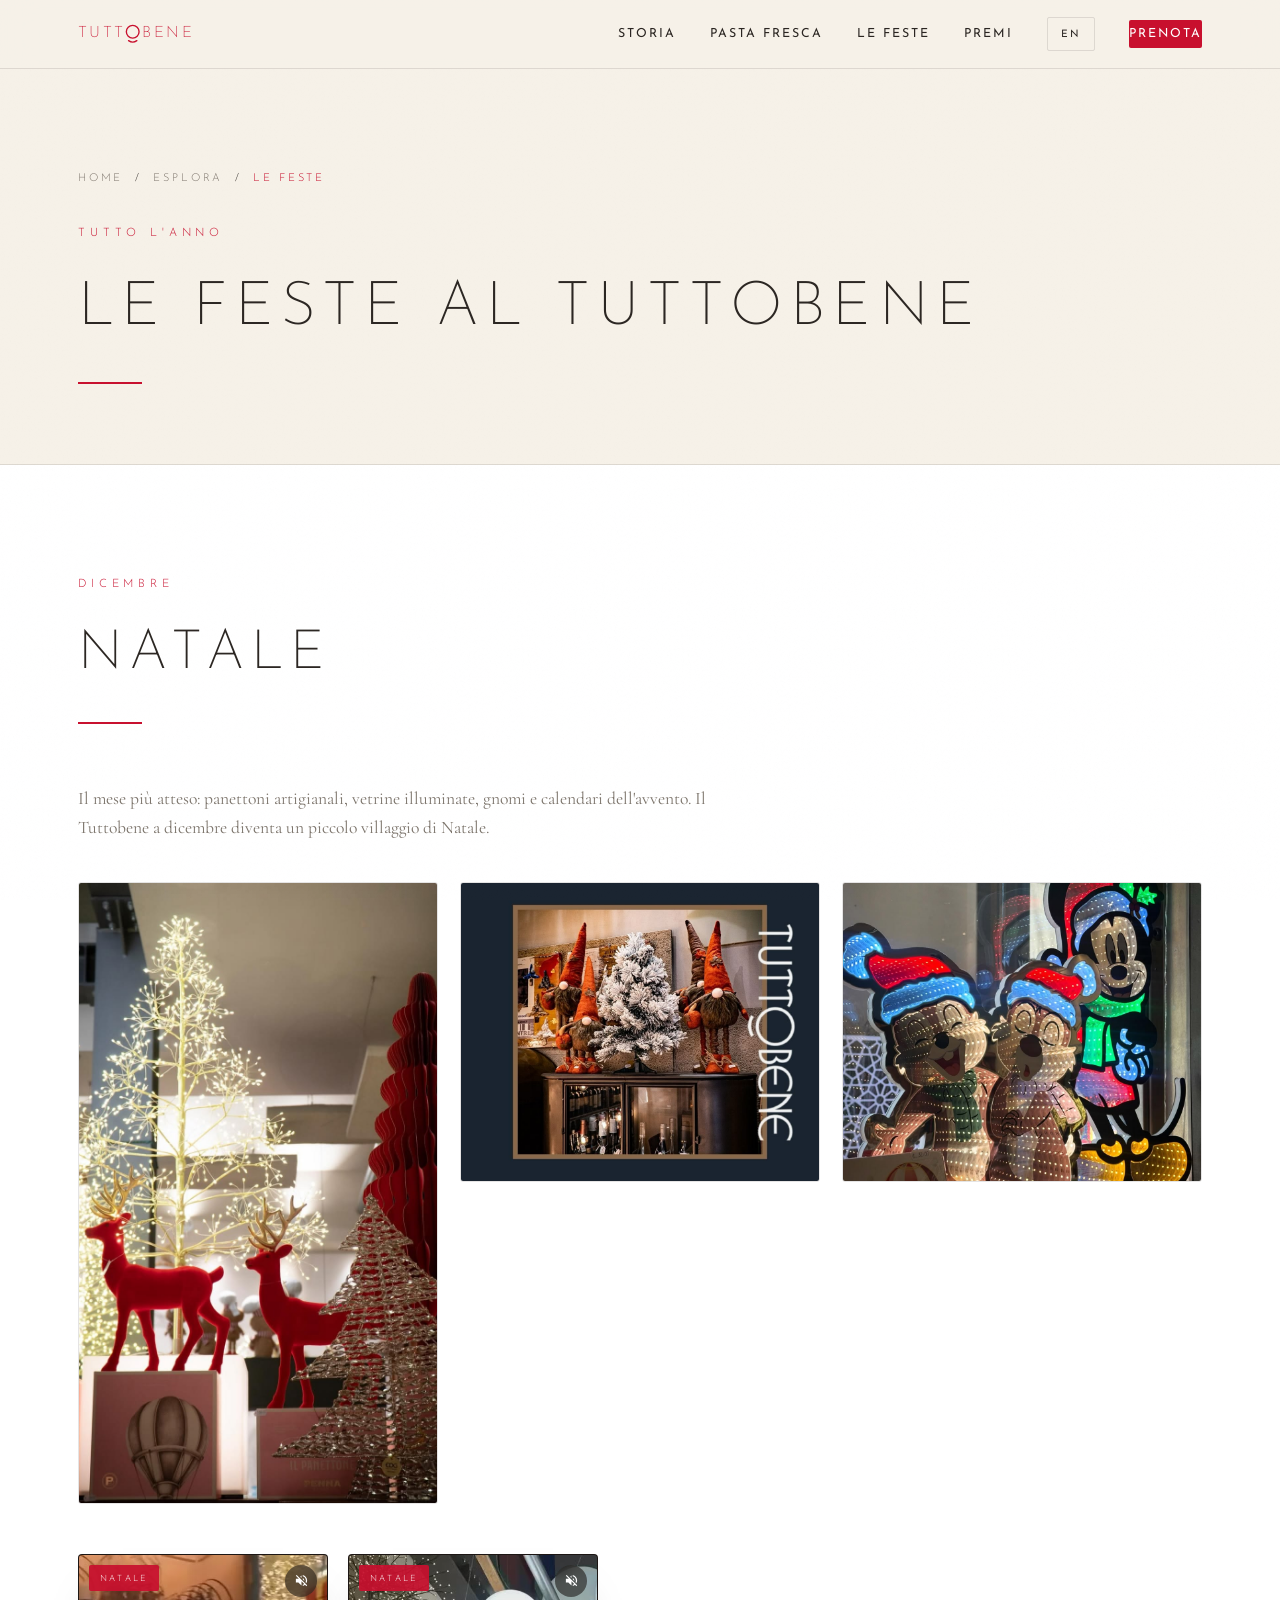
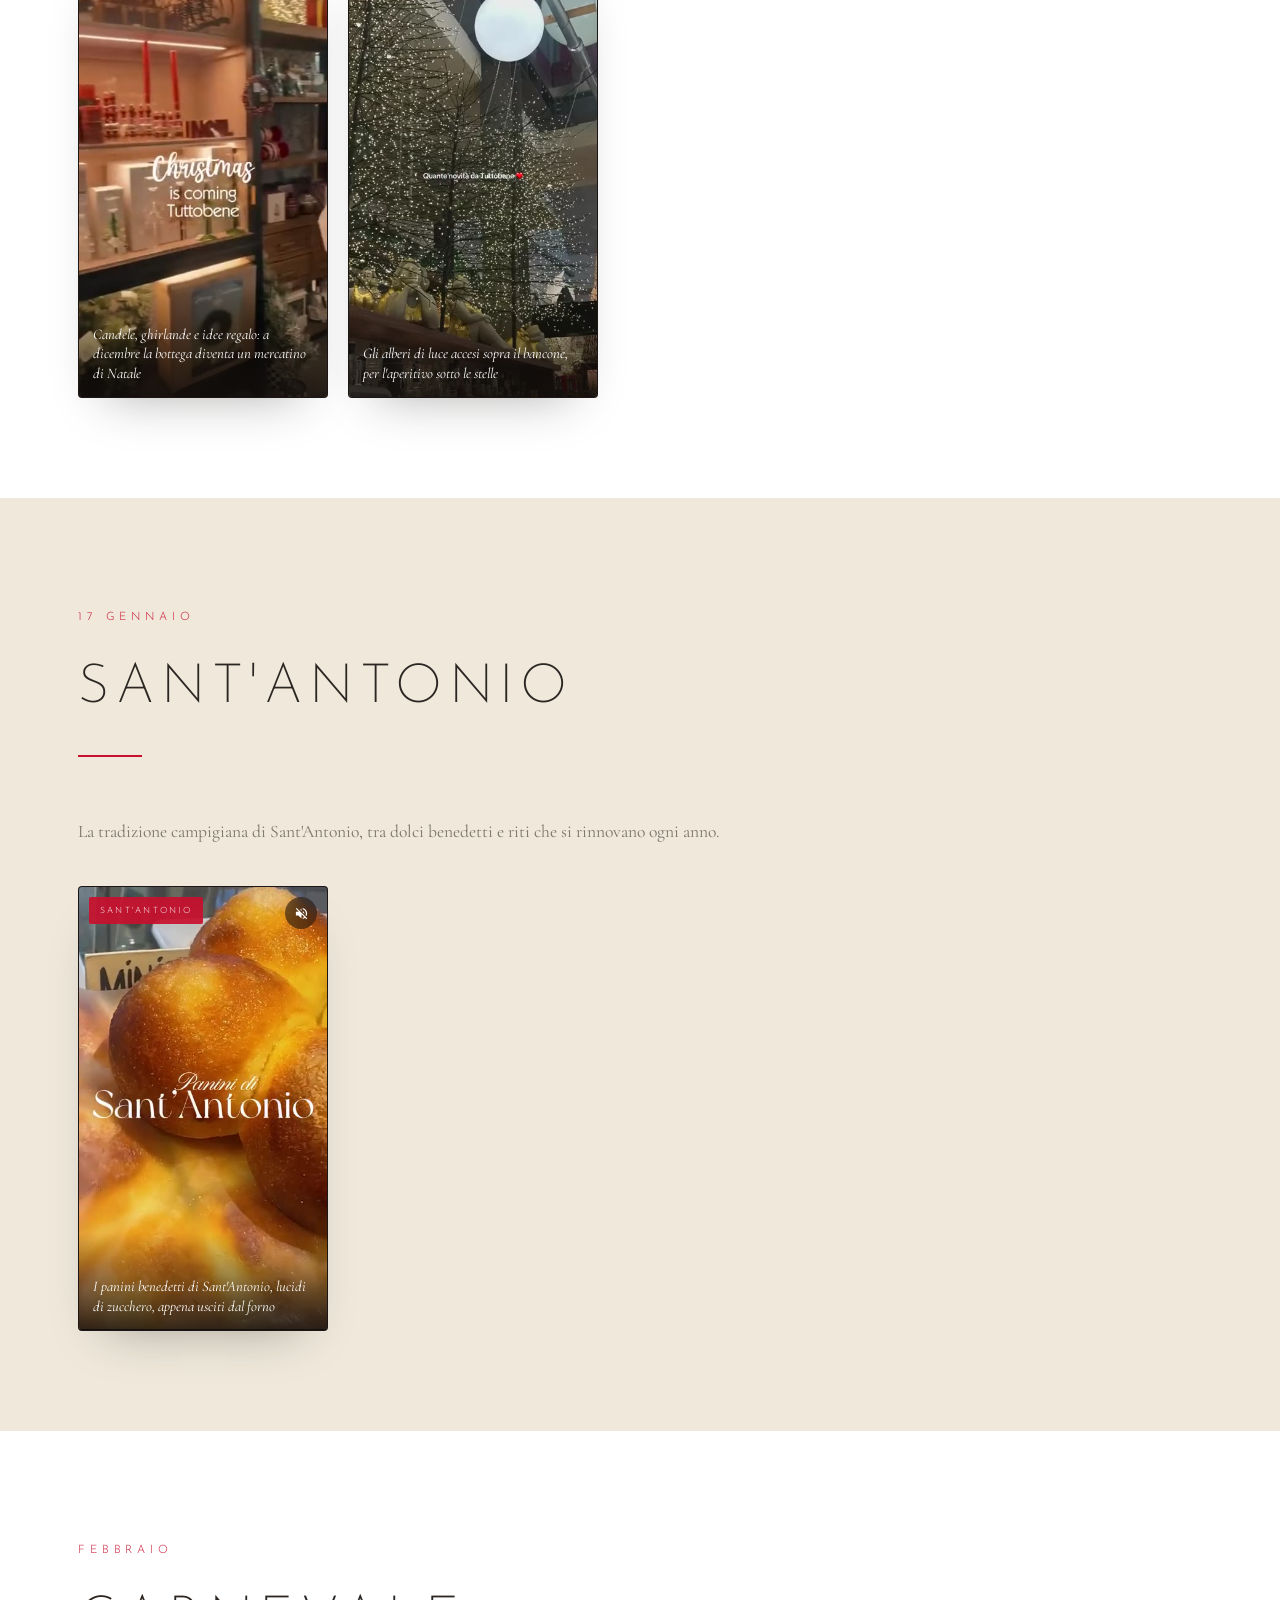
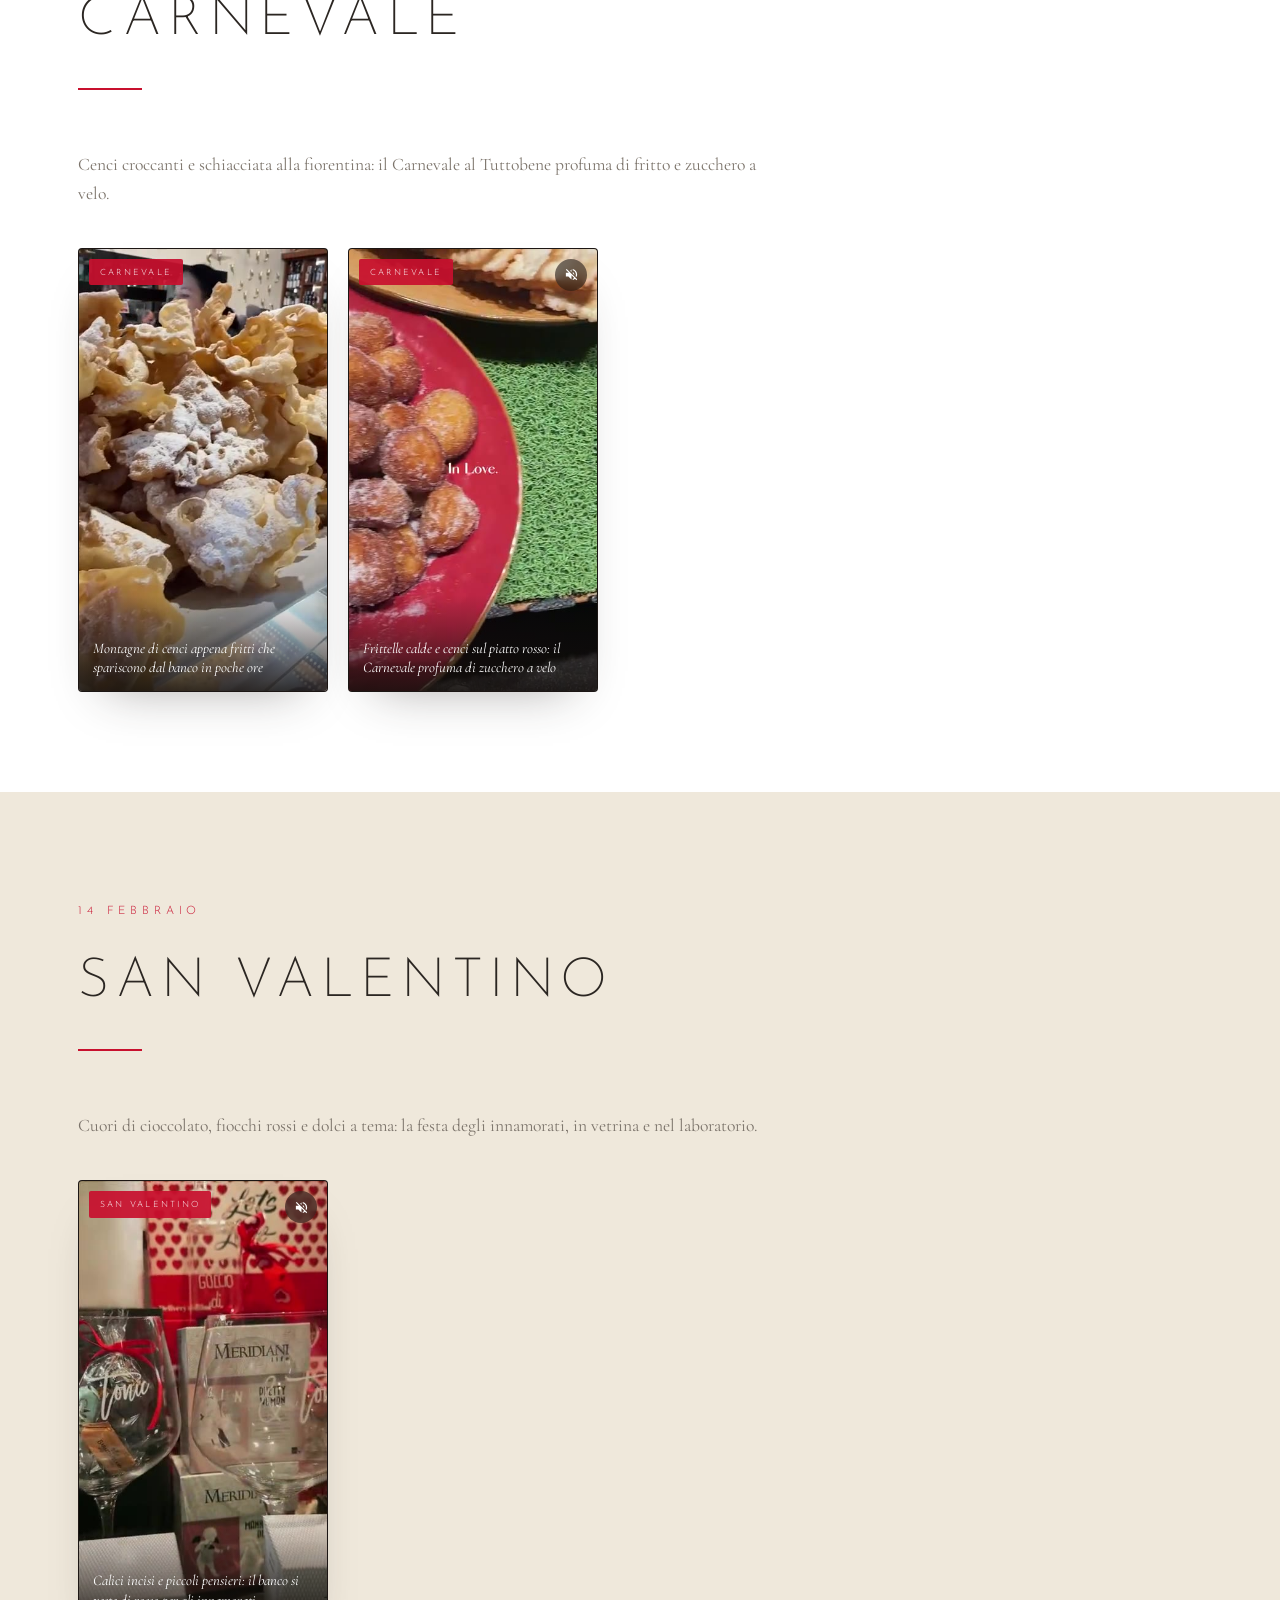
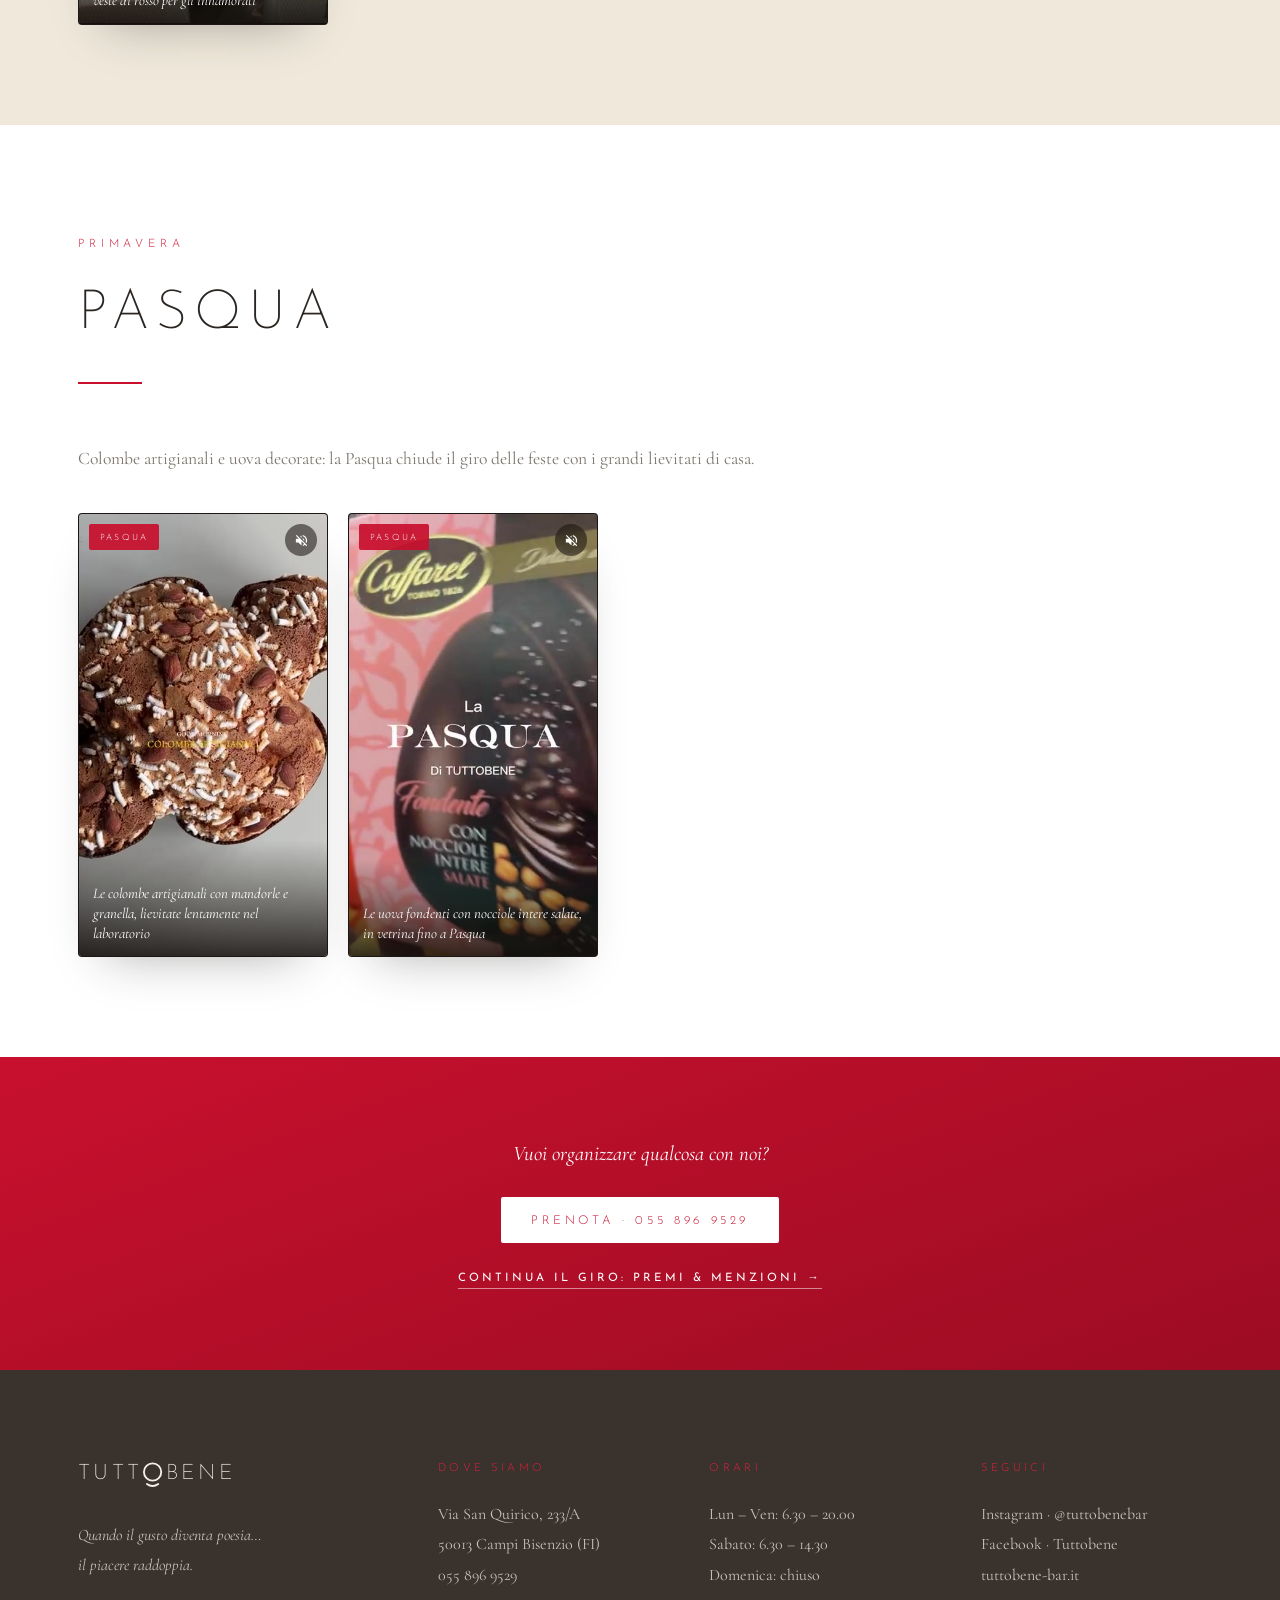
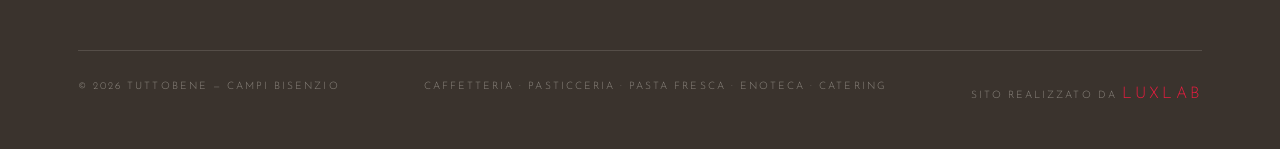
<file: feste.html>
<!DOCTYPE html>
<html lang="it">
<head>
<meta charset="UTF-8">
<meta name="viewport" content="width=device-width, initial-scale=1.0, maximum-scale=1.0, user-scalable=no">
<title>Le Feste — Tuttobene Campi Bisenzio</title>
<link rel="preconnect" href="https://fonts.googleapis.com">
<link rel="preconnect" href="https://fonts.gstatic.com" crossorigin>
<link href="https://fonts.googleapis.com/css2?family=Josefin+Sans:wght@100;200;300;400;600&family=Cormorant+Garamond:ital,wght@0,400;0,500;0,600;1,400;1,500&display=swap" rel="stylesheet">
<link rel="stylesheet" href="style.css?v=10">
</head>
<body>

<div class="progress" id="progress"></div>

<svg width="0" height="0" style="position:absolute">
  <defs>
    <g id="tb-logo">
      <text x="0" y="58" font-family="'Josefin Sans',sans-serif" font-weight="200" font-size="64" letter-spacing="10" fill="currentColor">TUTT</text>
      <circle cx="223.8" cy="36" r="26" fill="none" stroke="currentColor" stroke-width="5.5"/>
      <path d="M 206.8 72 Q 223.8 84 240.8 72" fill="none" stroke="currentColor" stroke-width="5.5" stroke-linecap="round"/>
      <text x="262.8" y="58" font-family="'Josefin Sans',sans-serif" font-weight="200" font-size="64" letter-spacing="10" fill="currentColor">BENE</text>
    </g>
  </defs>
</svg>

<nav id="nav">
  <div class="nav-inner">
    <a class="nav-logo" href="index.html" aria-label="Tuttobene" style="color:var(--rosso)">
      <svg viewBox="0 0 464 90"><use href="#tb-logo"/></svg>
    </a>
    <div class="nav-links">
      <a href="index.html#storia">Storia</a>
      <a href="pasta.html">Pasta Fresca</a>
      <a href="feste.html">Le Feste</a>
      <a href="premi.html">Premi</a>
      <a href="en/feste.html" class="lang-flag" title="English">EN</a>
      <a href="index.html#catering" class="nav-cta">Prenota</a>
      <button class="burger" id="burger" aria-label="Apri menu"><span></span><span></span><span></span></button>
    </div>
  </div>
</nav>
<div class="mobile-menu" id="mobileMenu">
  <a href="index.html">Home</a>
  <a href="index.html#storia">Storia</a>
  <a href="locale.html">Il Locale</a>
  <a href="pasta.html">Pasta Fresca</a>
  <a href="feste.html">Le Feste</a>
  <a href="premi.html">Premi & Menzioni</a>
  <a href="index.html#catering">Catering</a>
  <a href="en/feste.html">English →</a>
  <a href="index.html#catering" class="mm-cta">Prenota</a>
</div>

<section class="page-hero">
  <div class="wrap">
    <div class="breadcrumb"><a href="index.html">Home</a> &nbsp;/&nbsp; <a href="index.html#esplora">Esplora</a> &nbsp;/&nbsp; <span>Le Feste</span></div>
    <span class="label">Tutto l'anno</span>
    <h1>Le Feste al Tuttobene</h1>
    <div class="rule"></div>
  </div>
</section>

<section id="natale" style="background:var(--bianco)">
  <div class="wrap">
    <div class="sec-head reveal">
      <span class="label">Dicembre</span>
      <h2>Natale</h2>
      <div class="rule"></div>
    </div>
    <p class="reveal festa-sec-text">Il mese più atteso: panettoni artigianali, vetrine illuminate, gnomi e calendari dell'avvento. Il Tuttobene a dicembre diventa un piccolo villaggio di Natale.</p>
    <div class="cat-grid stagger" style="margin-bottom:50px">
      <figure class="cat-item big">
        <img src="img/natale-vetrina.jpg" alt="La vetrina di Natale con renne rosse, alberi luminosi e panettoni" loading="lazy">
        <figcaption><span>01</span> La vetrina di Natale: renne, alberi di luce e i panettoni in bella vista</figcaption>
      </figure>
      <figure class="cat-item">
        <img src="img/natale-gnomi.jpg" alt="Gli gnomi natalizi sopra la vetrina dei vini" loading="lazy">
        <figcaption><span>02</span> Gli gnomi di Natale a guardia dell'enoteca</figcaption>
      </figure>
      <figure class="cat-item">
        <img src="img/natale-luminarie.jpg" alt="Le luminarie natalizie in vetrina con i calendari dell'avvento" loading="lazy">
        <figcaption><span>03</span> Luminarie in vetrina e calendari dell'avvento</figcaption>
      </figure>
    </div>
    <div class="vid-grid stagger">
        <div class="vid-card">
          <span class="vid-tag">Natale</span>
          <video src="videos/natale1.mp4" poster="videos/posters/natale1.jpg" muted loop playsinline preload="metadata"></video>
          <div class="vid-cap">Candele, ghirlande e idee regalo: a dicembre la bottega diventa un mercatino di Natale</div>
          <button class="vid-mute" aria-label="Audio"><svg class="ico-off" viewBox="0 0 24 24"><path d="M16.5 12c0-1.77-1.02-3.29-2.5-4.03v2.21l2.45 2.45c.03-.2.05-.41.05-.63zm2.5 0c0 .94-.2 1.82-.54 2.64l1.51 1.51C20.63 14.91 21 13.5 21 12c0-4.28-2.99-7.86-7-8.77v2.06c2.89.86 5 3.54 5 6.71zM4.27 3 3 4.27 7.73 9H3v6h4l5 5v-6.73l4.25 4.25c-.67.52-1.42.93-2.25 1.18v2.06c1.38-.31 2.63-.95 3.69-1.81L19.73 21 21 19.73l-9-9L4.27 3zM12 4 9.91 6.09 12 8.18V4z"/></svg><svg class="ico-on" viewBox="0 0 24 24" style="display:none"><path d="M3 9v6h4l5 5V4L7 9H3zm13.5 3c0-1.77-1.02-3.29-2.5-4.03v8.05c1.48-.73 2.5-2.25 2.5-4.02zM14 3.23v2.06c2.89.86 5 3.54 5 6.71s-2.11 5.85-5 6.71v2.06c4.01-.91 7-4.49 7-8.77s-2.99-7.86-7-8.77z"/></svg></button>
        </div>
        <div class="vid-card">
          <span class="vid-tag">Natale</span>
          <video src="videos/natale2.mp4" poster="videos/posters/natale2.jpg" muted loop playsinline preload="metadata"></video>
          <div class="vid-cap">Gli alberi di luce accesi sopra il bancone, per l'aperitivo sotto le stelle</div>
          <button class="vid-mute" aria-label="Audio"><svg class="ico-off" viewBox="0 0 24 24"><path d="M16.5 12c0-1.77-1.02-3.29-2.5-4.03v2.21l2.45 2.45c.03-.2.05-.41.05-.63zm2.5 0c0 .94-.2 1.82-.54 2.64l1.51 1.51C20.63 14.91 21 13.5 21 12c0-4.28-2.99-7.86-7-8.77v2.06c2.89.86 5 3.54 5 6.71zM4.27 3 3 4.27 7.73 9H3v6h4l5 5v-6.73l4.25 4.25c-.67.52-1.42.93-2.25 1.18v2.06c1.38-.31 2.63-.95 3.69-1.81L19.73 21 21 19.73l-9-9L4.27 3zM12 4 9.91 6.09 12 8.18V4z"/></svg><svg class="ico-on" viewBox="0 0 24 24" style="display:none"><path d="M3 9v6h4l5 5V4L7 9H3zm13.5 3c0-1.77-1.02-3.29-2.5-4.03v8.05c1.48-.73 2.5-2.25 2.5-4.02zM14 3.23v2.06c2.89.86 5 3.54 5 6.71s-2.11 5.85-5 6.71v2.06c4.01-.91 7-4.49 7-8.77s-2.99-7.86-7-8.77z"/></svg></button>
        </div>
    </div>
  </div>
</section>

<section id="santantonio" style="background:var(--beige2)">
  <div class="wrap">
    <div class="sec-head reveal">
      <span class="label">17 gennaio</span>
      <h2>Sant'Antonio</h2>
      <div class="rule"></div>
    </div>
    <p class="reveal festa-sec-text">La tradizione campigiana di Sant'Antonio, tra dolci benedetti e riti che si rinnovano ogni anno.</p>
    <div class="vid-grid stagger">
        <div class="vid-card">
          <span class="vid-tag">Sant'Antonio</span>
          <video src="videos/santantonio.mp4" poster="videos/posters/santantonio.jpg" muted loop playsinline preload="metadata"></video>
          <div class="vid-cap">I panini benedetti di Sant'Antonio, lucidi di zucchero, appena usciti dal forno</div>
          <button class="vid-mute" aria-label="Audio"><svg class="ico-off" viewBox="0 0 24 24"><path d="M16.5 12c0-1.77-1.02-3.29-2.5-4.03v2.21l2.45 2.45c.03-.2.05-.41.05-.63zm2.5 0c0 .94-.2 1.82-.54 2.64l1.51 1.51C20.63 14.91 21 13.5 21 12c0-4.28-2.99-7.86-7-8.77v2.06c2.89.86 5 3.54 5 6.71zM4.27 3 3 4.27 7.73 9H3v6h4l5 5v-6.73l4.25 4.25c-.67.52-1.42.93-2.25 1.18v2.06c1.38-.31 2.63-.95 3.69-1.81L19.73 21 21 19.73l-9-9L4.27 3zM12 4 9.91 6.09 12 8.18V4z"/></svg><svg class="ico-on" viewBox="0 0 24 24" style="display:none"><path d="M3 9v6h4l5 5V4L7 9H3zm13.5 3c0-1.77-1.02-3.29-2.5-4.03v8.05c1.48-.73 2.5-2.25 2.5-4.02zM14 3.23v2.06c2.89.86 5 3.54 5 6.71s-2.11 5.85-5 6.71v2.06c4.01-.91 7-4.49 7-8.77s-2.99-7.86-7-8.77z"/></svg></button>
        </div>
    </div>
  </div>
</section>

<section id="carnevale" style="background:var(--bianco)">
  <div class="wrap">
    <div class="sec-head reveal">
      <span class="label">Febbraio</span>
      <h2>Carnevale</h2>
      <div class="rule"></div>
    </div>
    <p class="reveal festa-sec-text">Cenci croccanti e schiacciata alla fiorentina: il Carnevale al Tuttobene profuma di fritto e zucchero a velo.</p>
    <div class="vid-grid stagger">

        <div class="vid-card">
          <span class="vid-tag">Carnevale</span>
          <video src="videos/carnevale1.mp4" data-noaudio poster="videos/posters/carnevale1.jpg" muted loop playsinline preload="metadata"></video>
          <div class="vid-cap">Montagne di cenci appena fritti che spariscono dal banco in poche ore</div>
          <button class="vid-mute" aria-label="Audio"><svg class="ico-off" viewBox="0 0 24 24"><path d="M16.5 12c0-1.77-1.02-3.29-2.5-4.03v2.21l2.45 2.45c.03-.2.05-.41.05-.63zm2.5 0c0 .94-.2 1.82-.54 2.64l1.51 1.51C20.63 14.91 21 13.5 21 12c0-4.28-2.99-7.86-7-8.77v2.06c2.89.86 5 3.54 5 6.71zM4.27 3 3 4.27 7.73 9H3v6h4l5 5v-6.73l4.25 4.25c-.67.52-1.42.93-2.25 1.18v2.06c1.38-.31 2.63-.95 3.69-1.81L19.73 21 21 19.73l-9-9L4.27 3zM12 4 9.91 6.09 12 8.18V4z"/></svg><svg class="ico-on" viewBox="0 0 24 24" style="display:none"><path d="M3 9v6h4l5 5V4L7 9H3zm13.5 3c0-1.77-1.02-3.29-2.5-4.03v8.05c1.48-.73 2.5-2.25 2.5-4.02zM14 3.23v2.06c2.89.86 5 3.54 5 6.71s-2.11 5.85-5 6.71v2.06c4.01-.91 7-4.49 7-8.77s-2.99-7.86-7-8.77z"/></svg></button>
        </div>
        <div class="vid-card">
          <span class="vid-tag">Carnevale</span>
          <video src="videos/carnevale2.mp4" poster="videos/posters/carnevale2.jpg" muted loop playsinline preload="metadata"></video>
          <div class="vid-cap">Frittelle calde e cenci sul piatto rosso: il Carnevale profuma di zucchero a velo</div>
          <button class="vid-mute" aria-label="Audio"><svg class="ico-off" viewBox="0 0 24 24"><path d="M16.5 12c0-1.77-1.02-3.29-2.5-4.03v2.21l2.45 2.45c.03-.2.05-.41.05-.63zm2.5 0c0 .94-.2 1.82-.54 2.64l1.51 1.51C20.63 14.91 21 13.5 21 12c0-4.28-2.99-7.86-7-8.77v2.06c2.89.86 5 3.54 5 6.71zM4.27 3 3 4.27 7.73 9H3v6h4l5 5v-6.73l4.25 4.25c-.67.52-1.42.93-2.25 1.18v2.06c1.38-.31 2.63-.95 3.69-1.81L19.73 21 21 19.73l-9-9L4.27 3zM12 4 9.91 6.09 12 8.18V4z"/></svg><svg class="ico-on" viewBox="0 0 24 24" style="display:none"><path d="M3 9v6h4l5 5V4L7 9H3zm13.5 3c0-1.77-1.02-3.29-2.5-4.03v8.05c1.48-.73 2.5-2.25 2.5-4.02zM14 3.23v2.06c2.89.86 5 3.54 5 6.71s-2.11 5.85-5 6.71v2.06c4.01-.91 7-4.49 7-8.77s-2.99-7.86-7-8.77z"/></svg></button>
        </div>
    </div>
  </div>
</section>

<section id="sanvalentino" style="background:var(--beige2)">
  <div class="wrap">
    <div class="sec-head reveal">
      <span class="label">14 febbraio</span>
      <h2>San Valentino</h2>
      <div class="rule"></div>
    </div>
    <p class="reveal festa-sec-text">Cuori di cioccolato, fiocchi rossi e dolci a tema: la festa degli innamorati, in vetrina e nel laboratorio.</p>
    <div class="vid-grid stagger">
        <div class="vid-card">
          <span class="vid-tag">San Valentino</span>
          <video src="videos/sanvalentino.mp4" poster="videos/posters/sanvalentino.jpg" muted loop playsinline preload="metadata"></video>
          <div class="vid-cap">Calici incisi e piccoli pensieri: il banco si veste di rosso per gli innamorati</div>
          <button class="vid-mute" aria-label="Audio"><svg class="ico-off" viewBox="0 0 24 24"><path d="M16.5 12c0-1.77-1.02-3.29-2.5-4.03v2.21l2.45 2.45c.03-.2.05-.41.05-.63zm2.5 0c0 .94-.2 1.82-.54 2.64l1.51 1.51C20.63 14.91 21 13.5 21 12c0-4.28-2.99-7.86-7-8.77v2.06c2.89.86 5 3.54 5 6.71zM4.27 3 3 4.27 7.73 9H3v6h4l5 5v-6.73l4.25 4.25c-.67.52-1.42.93-2.25 1.18v2.06c1.38-.31 2.63-.95 3.69-1.81L19.73 21 21 19.73l-9-9L4.27 3zM12 4 9.91 6.09 12 8.18V4z"/></svg><svg class="ico-on" viewBox="0 0 24 24" style="display:none"><path d="M3 9v6h4l5 5V4L7 9H3zm13.5 3c0-1.77-1.02-3.29-2.5-4.03v8.05c1.48-.73 2.5-2.25 2.5-4.02zM14 3.23v2.06c2.89.86 5 3.54 5 6.71s-2.11 5.85-5 6.71v2.06c4.01-.91 7-4.49 7-8.77s-2.99-7.86-7-8.77z"/></svg></button>
        </div>
    </div>
  </div>
</section>

<section id="pasqua" style="background:var(--bianco)">
  <div class="wrap">
    <div class="sec-head reveal">
      <span class="label">Primavera</span>
      <h2>Pasqua</h2>
      <div class="rule"></div>
    </div>
    <p class="reveal festa-sec-text">Colombe artigianali e uova decorate: la Pasqua chiude il giro delle feste con i grandi lievitati di casa.</p>
    <div class="vid-grid stagger">
        <div class="vid-card">
          <span class="vid-tag">Pasqua</span>
          <video src="videos/pasqua1.mp4" poster="videos/posters/pasqua1.jpg" muted loop playsinline preload="metadata"></video>
          <div class="vid-cap">Le colombe artigianali con mandorle e granella, lievitate lentamente nel laboratorio</div>
          <button class="vid-mute" aria-label="Audio"><svg class="ico-off" viewBox="0 0 24 24"><path d="M16.5 12c0-1.77-1.02-3.29-2.5-4.03v2.21l2.45 2.45c.03-.2.05-.41.05-.63zm2.5 0c0 .94-.2 1.82-.54 2.64l1.51 1.51C20.63 14.91 21 13.5 21 12c0-4.28-2.99-7.86-7-8.77v2.06c2.89.86 5 3.54 5 6.71zM4.27 3 3 4.27 7.73 9H3v6h4l5 5v-6.73l4.25 4.25c-.67.52-1.42.93-2.25 1.18v2.06c1.38-.31 2.63-.95 3.69-1.81L19.73 21 21 19.73l-9-9L4.27 3zM12 4 9.91 6.09 12 8.18V4z"/></svg><svg class="ico-on" viewBox="0 0 24 24" style="display:none"><path d="M3 9v6h4l5 5V4L7 9H3zm13.5 3c0-1.77-1.02-3.29-2.5-4.03v8.05c1.48-.73 2.5-2.25 2.5-4.02zM14 3.23v2.06c2.89.86 5 3.54 5 6.71s-2.11 5.85-5 6.71v2.06c4.01-.91 7-4.49 7-8.77s-2.99-7.86-7-8.77z"/></svg></button>
        </div>
        <div class="vid-card">
          <span class="vid-tag">Pasqua</span>
          <video src="videos/pasqua2.mp4" poster="videos/posters/pasqua2.jpg" muted loop playsinline preload="metadata"></video>
          <div class="vid-cap">Le uova fondenti con nocciole intere salate, in vetrina fino a Pasqua</div>
          <button class="vid-mute" aria-label="Audio"><svg class="ico-off" viewBox="0 0 24 24"><path d="M16.5 12c0-1.77-1.02-3.29-2.5-4.03v2.21l2.45 2.45c.03-.2.05-.41.05-.63zm2.5 0c0 .94-.2 1.82-.54 2.64l1.51 1.51C20.63 14.91 21 13.5 21 12c0-4.28-2.99-7.86-7-8.77v2.06c2.89.86 5 3.54 5 6.71zM4.27 3 3 4.27 7.73 9H3v6h4l5 5v-6.73l4.25 4.25c-.67.52-1.42.93-2.25 1.18v2.06c1.38-.31 2.63-.95 3.69-1.81L19.73 21 21 19.73l-9-9L4.27 3zM12 4 9.91 6.09 12 8.18V4z"/></svg><svg class="ico-on" viewBox="0 0 24 24" style="display:none"><path d="M3 9v6h4l5 5V4L7 9H3zm13.5 3c0-1.77-1.02-3.29-2.5-4.03v8.05c1.48-.73 2.5-2.25 2.5-4.02zM14 3.23v2.06c2.89.86 5 3.54 5 6.71s-2.11 5.85-5 6.71v2.06c4.01-.91 7-4.49 7-8.77s-2.99-7.86-7-8.77z"/></svg></button>
        </div>
    </div>
  </div>
</section>

<section style="background:linear-gradient(160deg,var(--rosso) 0%, #9c0c23 100%);padding:80px 0;text-align:center">
  <div class="wrap">
    <p style="color:#fff;font-size:1.3rem;font-style:italic;margin-bottom:30px">Vuoi organizzare qualcosa con noi?</p>
    <a class="cat-cta" style="background:#fff;color:var(--rosso)" href="index.html#prenota">Prenota · 055 896 9529</a>
    <div style="margin-top:26px"><a href="premi.html" style="color:#fff;font-family:'Josefin Sans',sans-serif;font-size:.72rem;letter-spacing:.26em;text-transform:uppercase;text-decoration:none;border-bottom:1px solid rgba(255,255,255,.5);padding-bottom:4px">Continua il giro: Premi & Menzioni →</a></div>
  </div>
</section>

<footer>
  <div class="wrap">
    <div class="foot-grid">
      <div>
        <div class="foot-logo" style="color:#F6F1E8">
          <svg viewBox="0 0 464 90"><use href="#tb-logo"/></svg>
        </div>
        <p style="font-style:italic">Quando il gusto diventa poesia…<br>il piacere raddoppia.</p>
      </div>
      <div>
        <h4>Dove siamo</h4>
        <p>Via San Quirico, 233/A<br>50013 Campi Bisenzio (FI)</p>
        <p><a href="tel:+390558969529">055 896 9529</a></p>
      </div>
      <div>
        <h4>Orari</h4>
        <p>Lun – Ven: 6.30 – 20.00<br>Sabato: 6.30 – 14.30<br>Domenica: chiuso</p>
      </div>
      <div>
        <h4>Seguici</h4>
        <p><a href="https://www.instagram.com/tuttobenebar/" target="_blank" rel="noopener">Instagram · @tuttobenebar</a><br>
        <a href="https://www.facebook.com/tuttobenebar/" target="_blank" rel="noopener">Facebook · Tuttobene</a><br>
        <a href="https://www.tuttobene-bar.it" target="_blank" rel="noopener">tuttobene-bar.it</a></p>
      </div>
    </div>
    <div class="foot-bottom">
      <span>© 2026 Tuttobene — Campi Bisenzio</span>
      <span>Caffetteria · Pasticceria · Pasta Fresca · Enoteca · Catering</span>
      <span>Sito realizzato da <a href="https://luxlab.it" target="_blank" rel="noopener" class="lux-pulse" style="color:var(--rosso-vivo);text-decoration:none;letter-spacing:.2em">LUXLAB</a></span>
    </div>
  </div>
</footer>
<script src="script.js?v=10"></script>
</body>
</html>
</file>
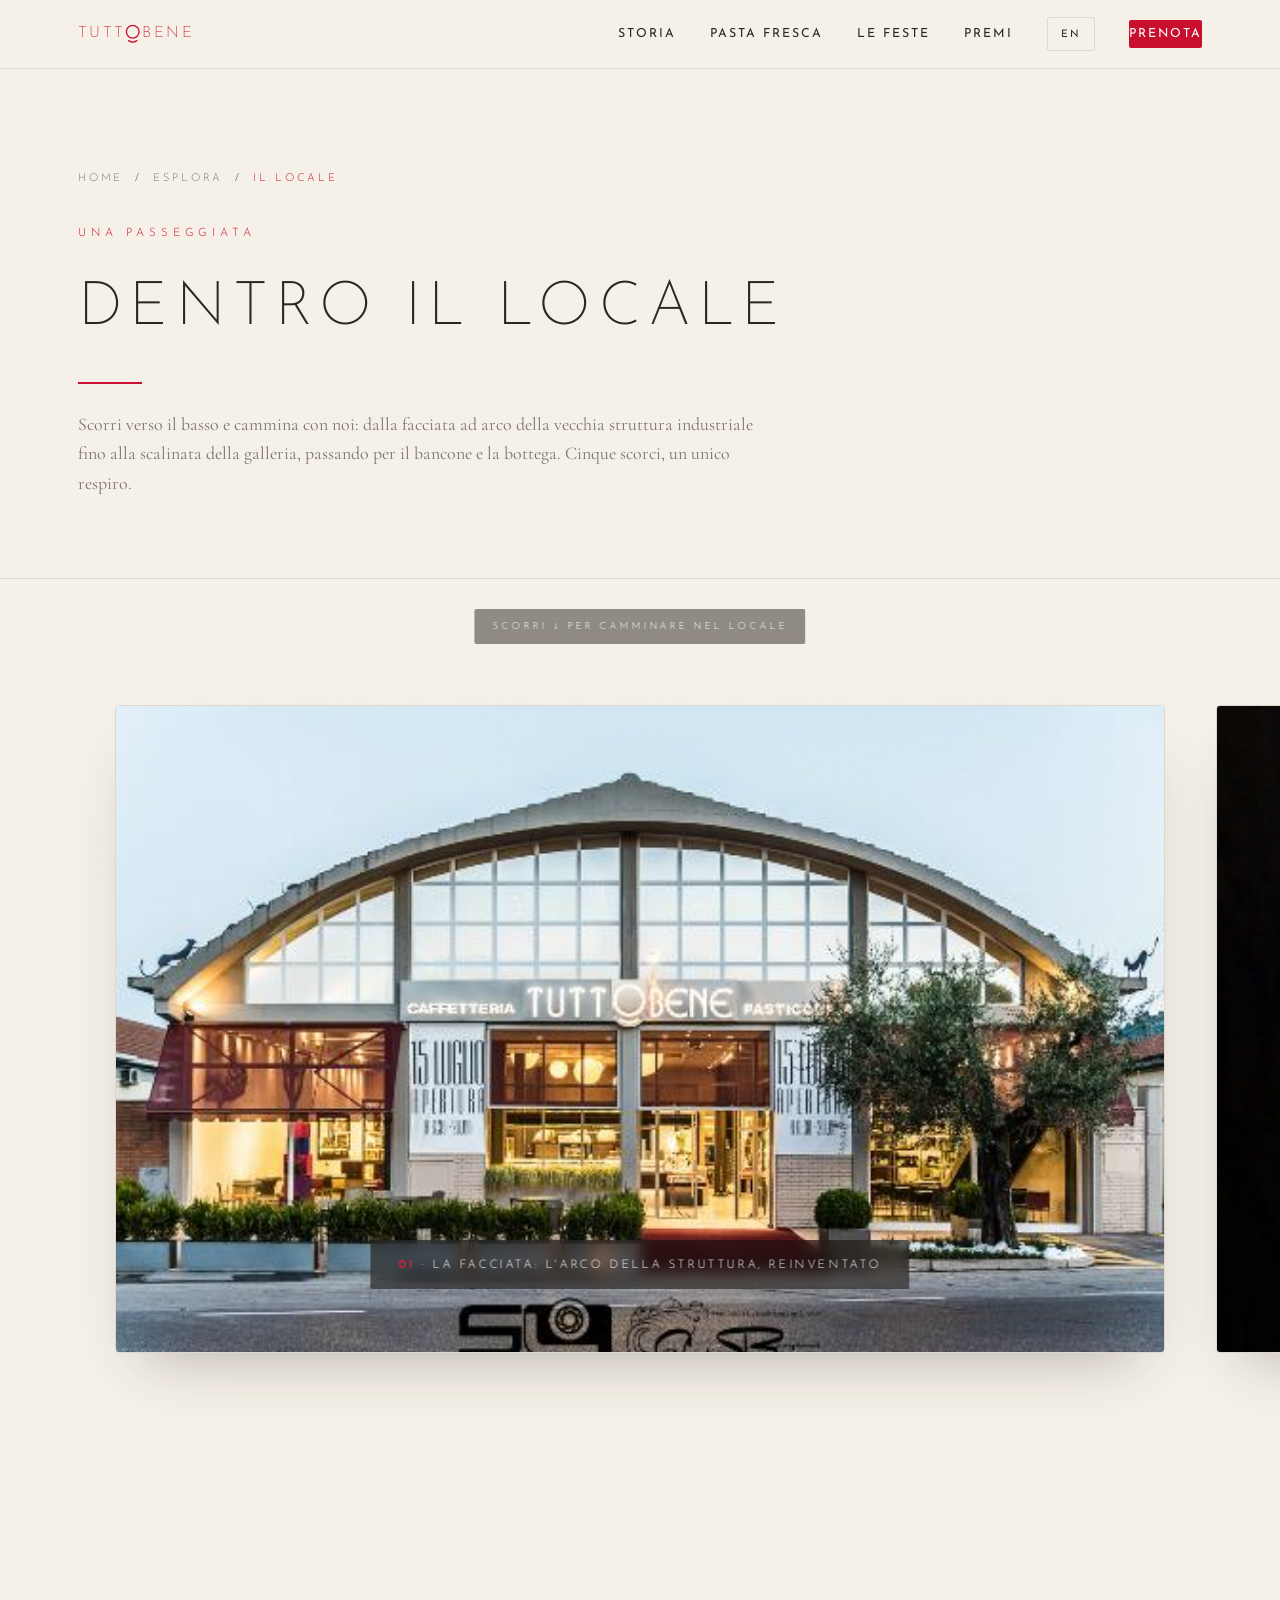
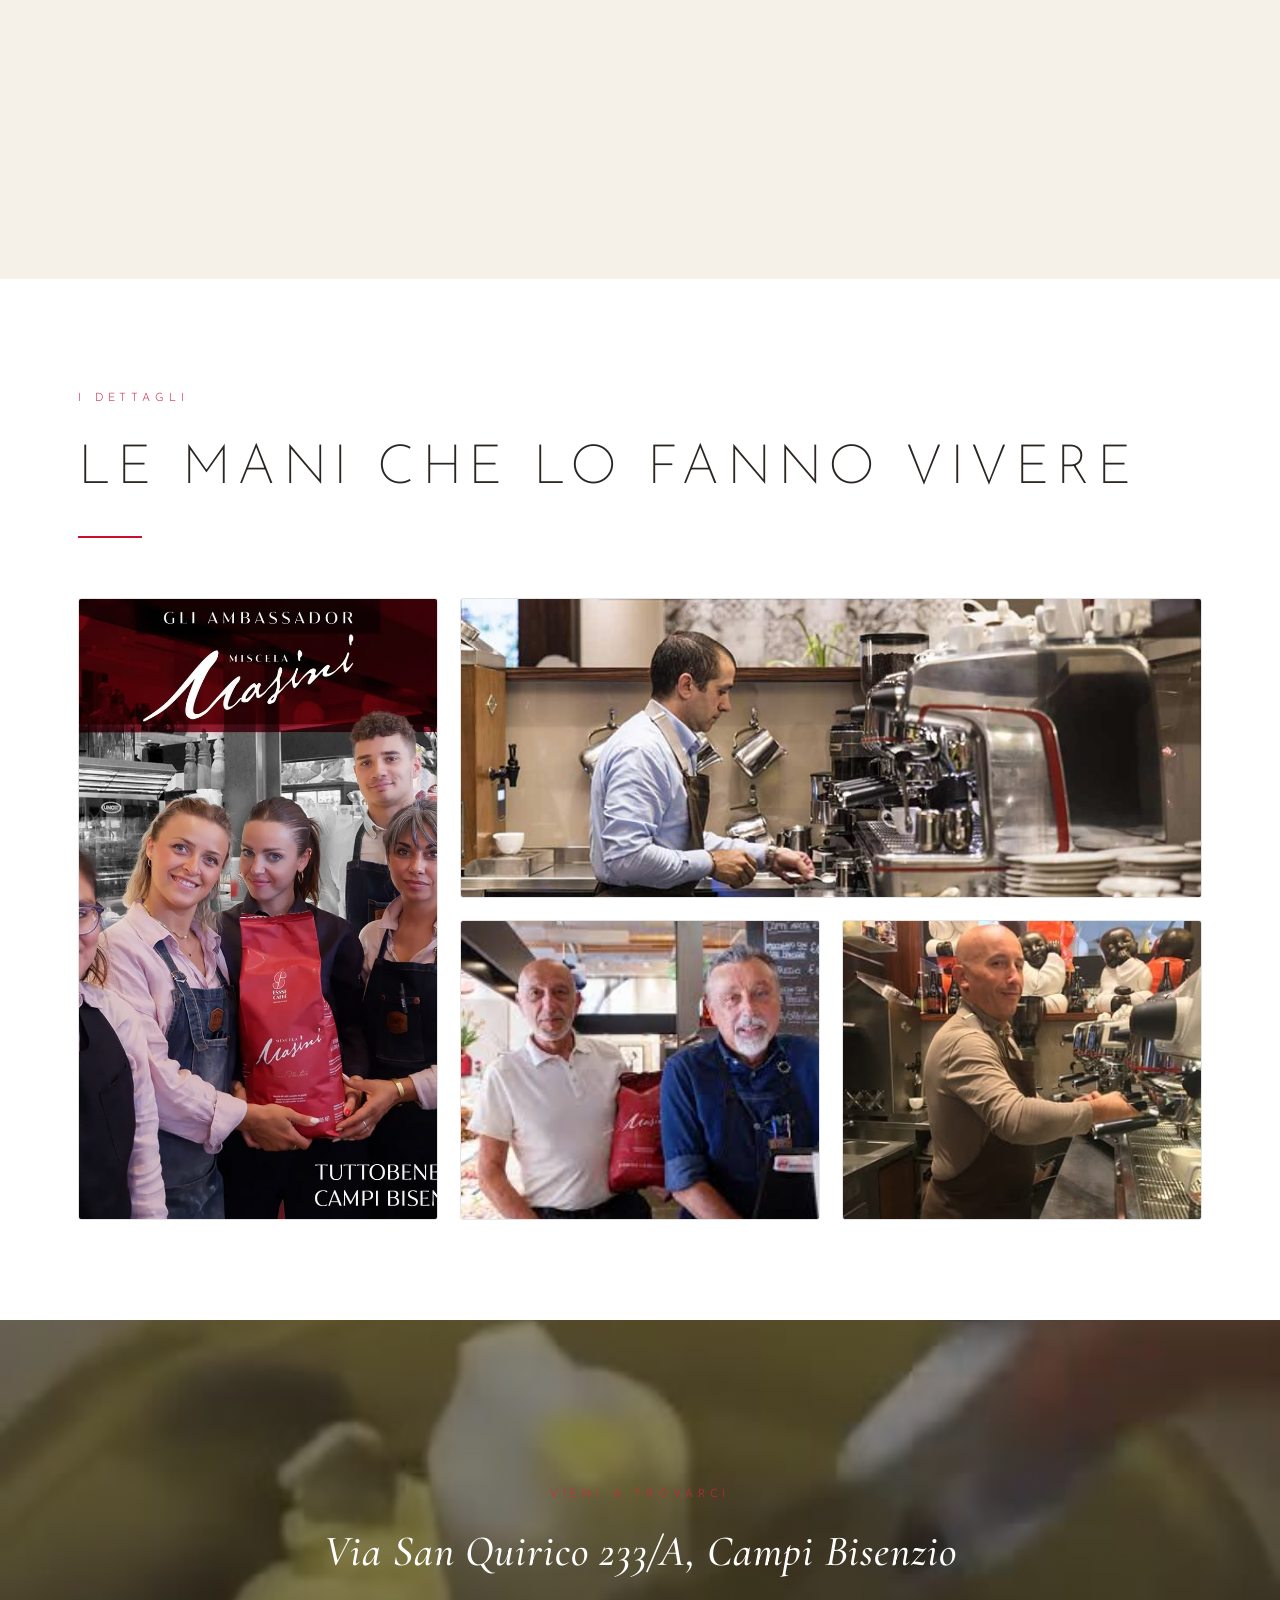
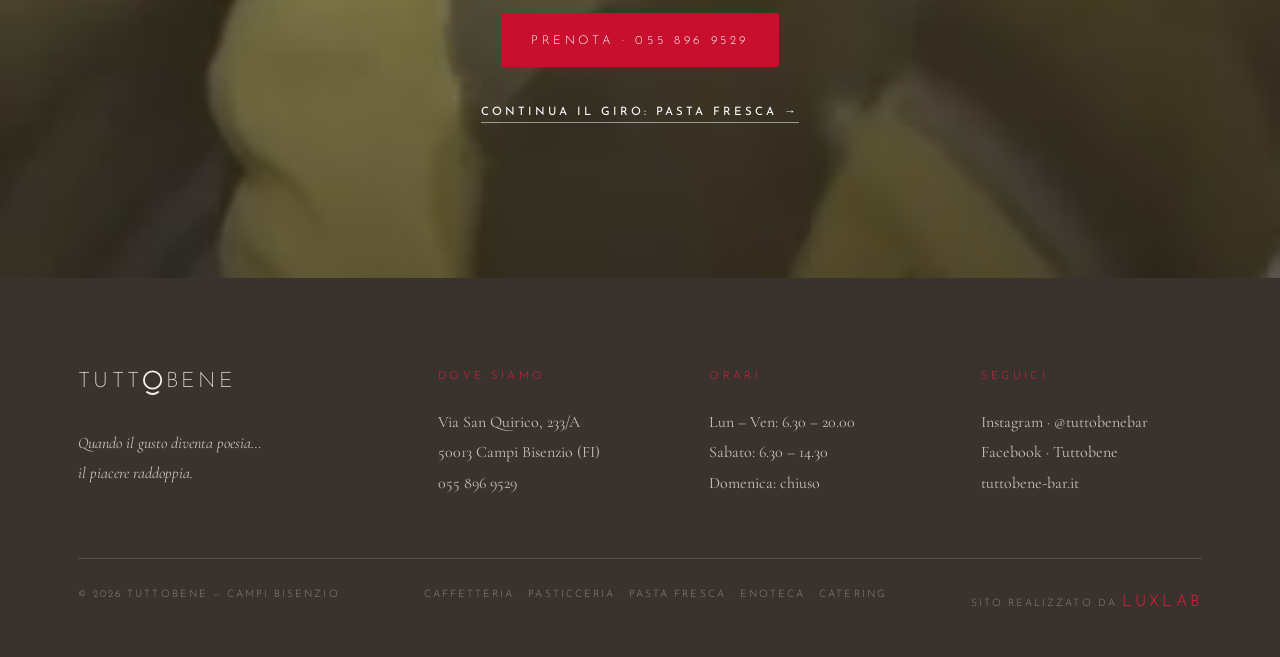
<file: locale.html>
<!DOCTYPE html>
<html lang="it">
<head>
<meta charset="UTF-8">
<meta name="viewport" content="width=device-width, initial-scale=1.0, maximum-scale=1.0, user-scalable=no">
<title>Il Locale — Tuttobene Campi Bisenzio</title>
<link rel="preconnect" href="https://fonts.googleapis.com">
<link rel="preconnect" href="https://fonts.gstatic.com" crossorigin>
<link href="https://fonts.googleapis.com/css2?family=Josefin+Sans:wght@100;200;300;400;600&family=Cormorant+Garamond:ital,wght@0,400;0,500;0,600;1,400;1,500&display=swap" rel="stylesheet">
<link rel="stylesheet" href="style.css?v=10">
</head>
<body>

<div class="progress" id="progress"></div>

<svg width="0" height="0" style="position:absolute">
  <defs>
    <g id="tb-logo">
      <text x="0" y="58" font-family="'Josefin Sans',sans-serif" font-weight="200" font-size="64" letter-spacing="10" fill="currentColor">TUTT</text>
      <circle cx="223.8" cy="36" r="26" fill="none" stroke="currentColor" stroke-width="5.5"/>
      <path d="M 206.8 72 Q 223.8 84 240.8 72" fill="none" stroke="currentColor" stroke-width="5.5" stroke-linecap="round"/>
      <text x="262.8" y="58" font-family="'Josefin Sans',sans-serif" font-weight="200" font-size="64" letter-spacing="10" fill="currentColor">BENE</text>
    </g>
  </defs>
</svg>

<nav id="nav">
  <div class="nav-inner">
    <a class="nav-logo" href="index.html" aria-label="Tuttobene" style="color:var(--rosso)">
      <svg viewBox="0 0 464 90"><use href="#tb-logo"/></svg>
    </a>
    <div class="nav-links">
      <a href="index.html#storia">Storia</a>
      <a href="pasta.html">Pasta Fresca</a>
      <a href="feste.html">Le Feste</a>
      <a href="premi.html">Premi</a>
      <a href="en/locale.html" class="lang-flag" title="English">EN</a>
      <a href="index.html#catering" class="nav-cta">Prenota</a>
      <button class="burger" id="burger" aria-label="Apri menu"><span></span><span></span><span></span></button>
    </div>
  </div>
</nav>
<div class="mobile-menu" id="mobileMenu">
  <a href="index.html">Home</a>
  <a href="index.html#storia">Storia</a>
  <a href="locale.html">Il Locale</a>
  <a href="pasta.html">Pasta Fresca</a>
  <a href="feste.html">Le Feste</a>
  <a href="premi.html">Premi & Menzioni</a>
  <a href="index.html#catering">Catering</a>
  <a href="en/locale.html">English →</a>
  <a href="index.html#catering" class="mm-cta">Prenota</a>
</div>

<section class="page-hero">
  <div class="wrap">
    <div class="breadcrumb"><a href="index.html">Home</a> &nbsp;/&nbsp; <a href="index.html#esplora">Esplora</a> &nbsp;/&nbsp; <span>Il Locale</span></div>
    <span class="label">Una passeggiata</span>
    <h1>Dentro il Locale</h1>
    <div class="rule"></div>
    <p style="max-width:700px;color:var(--grigio);font-size:1.12rem;margin-top:26px">Scorri verso il basso e cammina con noi: dalla facciata ad arco della vecchia struttura industriale fino alla scalinata della galleria, passando per il bancone e la bottega. Cinque scorci, un unico respiro.</p>
  </div>
</section>

<div class="pano" id="pano">
  <div class="pano-sticky">
    <div class="pano-hint">Scorri ↓ per camminare nel locale</div>
    <div class="pano-track">
      <div class="pano-slide">
        <img src="img/locale-facciata.jpg" alt="La facciata ad arco del Tuttobene illuminata all'ora blu">
        <div class="pano-cap"><b>01</b> · La facciata: l'arco della struttura, reinventato</div>
      </div>
      <div class="pano-slide">
        <img src="img/locale-shop.jpg" alt="L'ingresso con la bottega, le vetrine e le lanterne di carta">
        <div class="pano-cap"><b>02</b> · L'ingresso: bottega, profumi e lanterne di carta</div>
      </div>
      <div class="pano-slide">
        <img src="img/locale-dallalto.jpg" alt="La sala vista dall'alto con il murale delle mani">
        <div class="pano-cap"><b>03</b> · La sala dall'alto, sotto il murale delle mani</div>
      </div>
      <div class="pano-slide">
        <img src="img/locale-bancone-sera.jpg" alt="Il bancone del bar la sera con le luci soffuse">
        <div class="pano-cap"><b>04</b> · Il bancone la sera, quando cambia la luce</div>
      </div>
      <div class="pano-slide">
        <img src="img/locale-scala.jpg" alt="La scalinata con la statua e i pannelli d'arte">
        <div class="pano-cap"><b>05</b> · La scalinata della galleria, con la sua statua</div>
      </div>
    </div>
  </div>
</div>

<section style="background:var(--bianco)">
  <div class="wrap">
    <div class="sec-head reveal">
      <span class="label">I dettagli</span>
      <h2>Le mani che lo fanno vivere</h2>
      <div class="rule"></div>
    </div>
    <div class="cat-grid stagger">
      <figure class="cat-item big">
        <img src="img/team-brigata.jpg" alt="La brigata del Tuttobene con la miscela Masini" loading="lazy" style="object-position:center 40%">
        <figcaption><span>01</span> La brigata al completo, ambassador della miscela Masini</figcaption>
      </figure>
      <figure class="cat-item wide">
        <img src="img/barista-macchina2.jpg" alt="Il barista al lavoro alla macchina del caffe" loading="lazy" style="object-position:30% center">
        <figcaption><span>02</span> Alla macchina del caffè, dove tutto comincia ogni mattina</figcaption>
      </figure>
      <figure class="cat-item">
        <img src="img/proprietari.jpg" alt="Marco Pasquini e Claudio Pecchioli, i fondatori, dietro il banco" loading="lazy">
        <figcaption><span>03</span> Marco e Claudio, i fondatori — dietro il banco dal 1982</figcaption>
      </figure>
      <figure class="cat-item">
        <img src="img/barista-sorriso.jpg" alt="Il barista sorride dietro la macchina del caffe" loading="lazy" style="object-position:center 30%">
        <figcaption><span>04</span> Un sorriso e via: il servizio che ti fa sentire a casa</figcaption>
      </figure>
    </div>
  </div>
</section>

<section class="cinema">
  <video src="videos/locale2.mp4" poster="videos/posters/locale2.jpg" autoplay muted loop playsinline></video>
  <div class="cinema-inner reveal">
    <span class="label">Vieni a trovarci</span>
    <h2>Via San Quirico 233/A, Campi Bisenzio</h2>
    <a class="cat-cta" href="index.html#catering">Prenota &middot; 055 896 9529</a>
    <div style="margin-top:26px"><a href="pasta.html" style="color:#fff;font-family:'Josefin Sans',sans-serif;font-size:.72rem;letter-spacing:.26em;text-transform:uppercase;text-decoration:none;border-bottom:1px solid rgba(255,255,255,.5);padding-bottom:4px">Continua il giro: Pasta Fresca →</a></div>
  </div>
</section>

<footer>
  <div class="wrap">
    <div class="foot-grid">
      <div>
        <div class="foot-logo" style="color:#F6F1E8">
          <svg viewBox="0 0 464 90"><use href="#tb-logo"/></svg>
        </div>
        <p style="font-style:italic">Quando il gusto diventa poesia…<br>il piacere raddoppia.</p>
      </div>
      <div>
        <h4>Dove siamo</h4>
        <p>Via San Quirico, 233/A<br>50013 Campi Bisenzio (FI)</p>
        <p><a href="tel:+390558969529">055 896 9529</a></p>
      </div>
      <div>
        <h4>Orari</h4>
        <p>Lun – Ven: 6.30 – 20.00<br>Sabato: 6.30 – 14.30<br>Domenica: chiuso</p>
      </div>
      <div>
        <h4>Seguici</h4>
        <p><a href="https://www.instagram.com/tuttobenebar/" target="_blank" rel="noopener">Instagram · @tuttobenebar</a><br>
        <a href="https://www.facebook.com/tuttobenebar/" target="_blank" rel="noopener">Facebook · Tuttobene</a><br>
        <a href="https://www.tuttobene-bar.it" target="_blank" rel="noopener">tuttobene-bar.it</a></p>
      </div>
    </div>
    <div class="foot-bottom">
      <span>© 2026 Tuttobene — Campi Bisenzio</span>
      <span>Caffetteria · Pasticceria · Pasta Fresca · Enoteca · Catering</span>
      <span>Sito realizzato da <a href="https://luxlab.it" target="_blank" rel="noopener" class="lux-pulse" style="color:var(--rosso-vivo);text-decoration:none;letter-spacing:.2em">LUXLAB</a></span>
    </div>
  </div>
</footer>
<script src="script.js?v=10"></script>
</body>
</html>
</file>
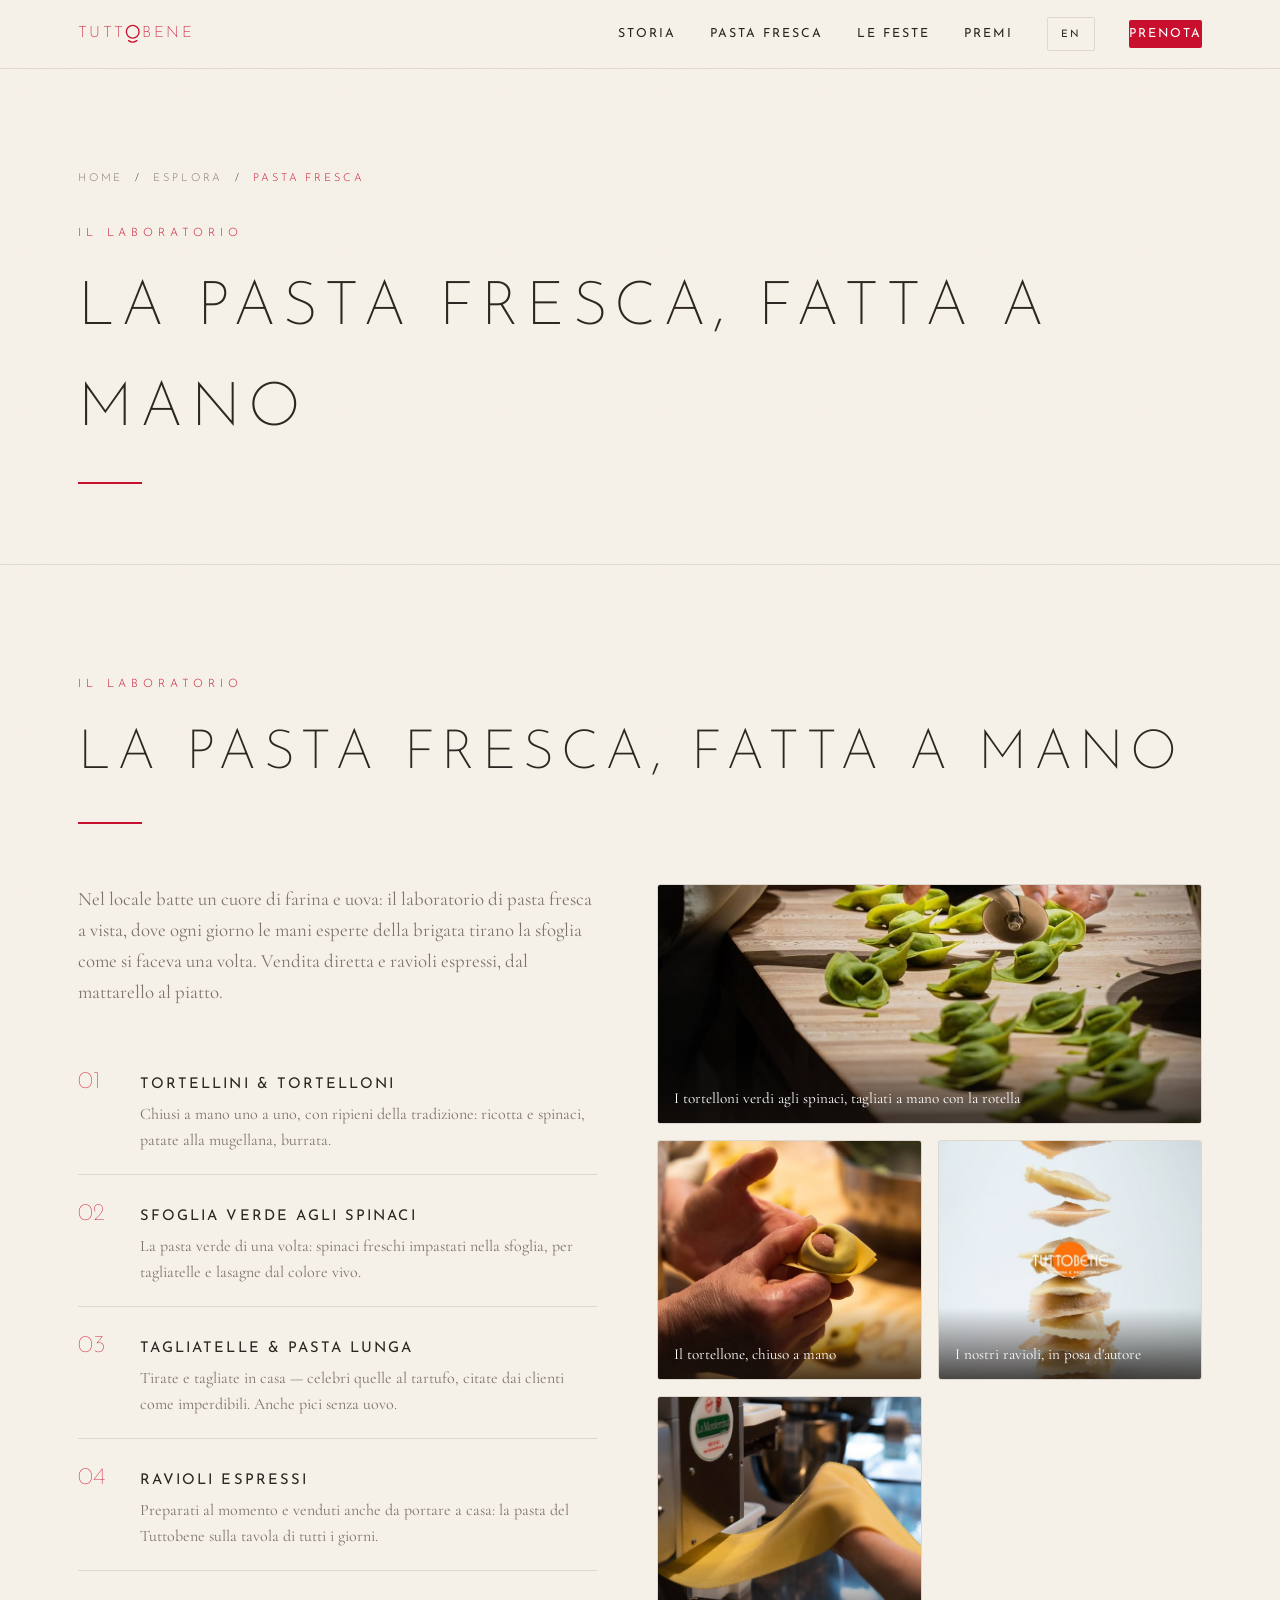
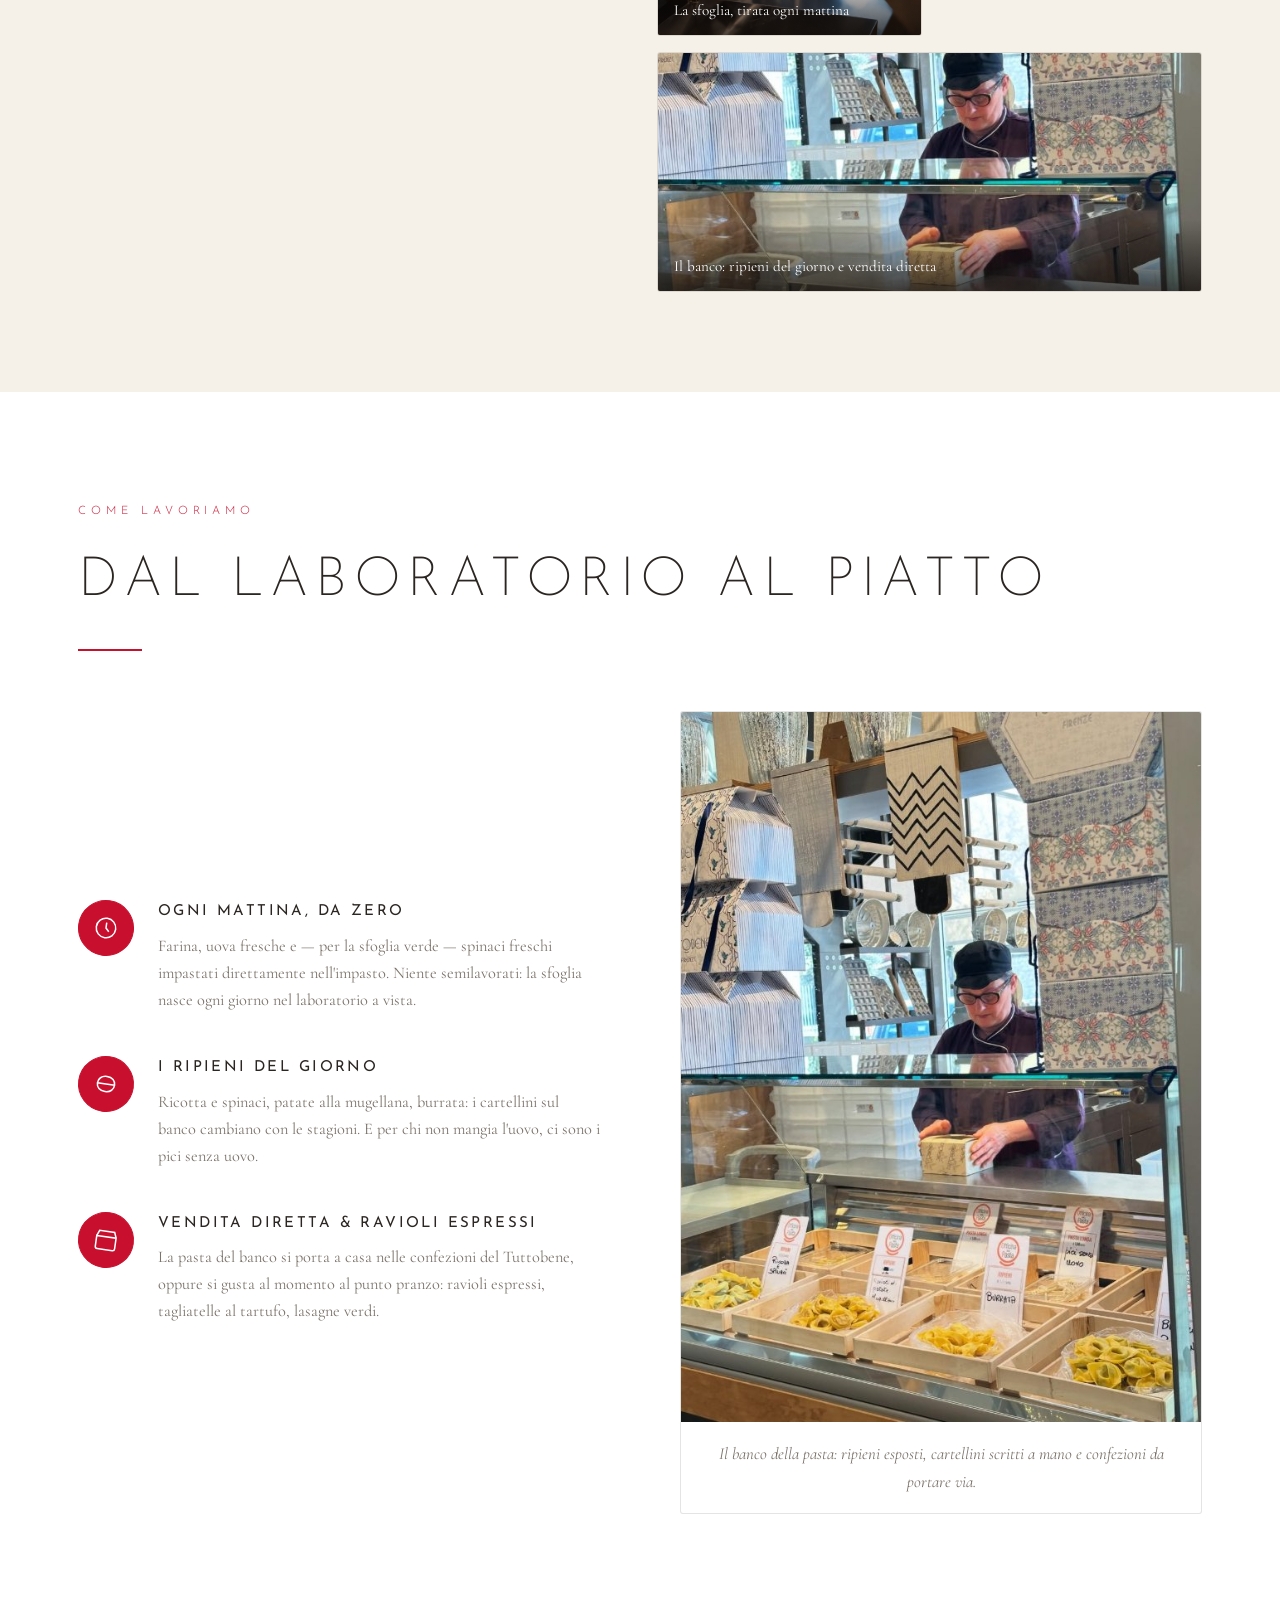
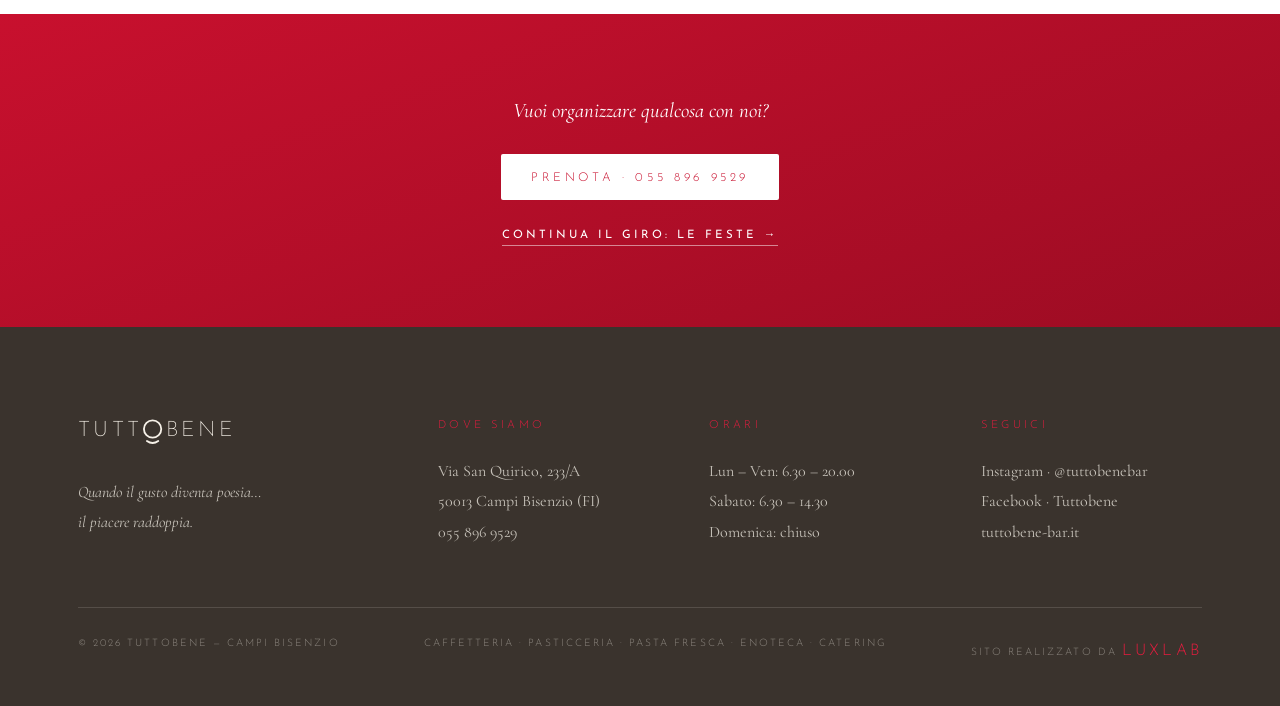
<file: pasta.html>
<!DOCTYPE html>
<html lang="it">
<head>
<meta charset="UTF-8">
<meta name="viewport" content="width=device-width, initial-scale=1.0, maximum-scale=1.0, user-scalable=no">
<title>La Pasta Fresca — Tuttobene Campi Bisenzio</title>
<link rel="preconnect" href="https://fonts.googleapis.com">
<link rel="preconnect" href="https://fonts.gstatic.com" crossorigin>
<link href="https://fonts.googleapis.com/css2?family=Josefin+Sans:wght@100;200;300;400;600&family=Cormorant+Garamond:ital,wght@0,400;0,500;0,600;1,400;1,500&display=swap" rel="stylesheet">
<link rel="stylesheet" href="style.css?v=10">
</head>
<body>

<div class="progress" id="progress"></div>

<svg width="0" height="0" style="position:absolute">
  <defs>
    <g id="tb-logo">
      <text x="0" y="58" font-family="'Josefin Sans',sans-serif" font-weight="200" font-size="64" letter-spacing="10" fill="currentColor">TUTT</text>
      <circle cx="223.8" cy="36" r="26" fill="none" stroke="currentColor" stroke-width="5.5"/>
      <path d="M 206.8 72 Q 223.8 84 240.8 72" fill="none" stroke="currentColor" stroke-width="5.5" stroke-linecap="round"/>
      <text x="262.8" y="58" font-family="'Josefin Sans',sans-serif" font-weight="200" font-size="64" letter-spacing="10" fill="currentColor">BENE</text>
    </g>
  </defs>
</svg>

<nav id="nav">
  <div class="nav-inner">
    <a class="nav-logo" href="index.html" aria-label="Tuttobene" style="color:var(--rosso)">
      <svg viewBox="0 0 464 90"><use href="#tb-logo"/></svg>
    </a>
    <div class="nav-links">
      <a href="index.html#storia">Storia</a>
      <a href="pasta.html">Pasta Fresca</a>
      <a href="feste.html">Le Feste</a>
      <a href="premi.html">Premi</a>
      <a href="en/pasta.html" class="lang-flag" title="English">EN</a>
      <a href="index.html#catering" class="nav-cta">Prenota</a>
      <button class="burger" id="burger" aria-label="Apri menu"><span></span><span></span><span></span></button>
    </div>
  </div>
</nav>
<div class="mobile-menu" id="mobileMenu">
  <a href="index.html">Home</a>
  <a href="index.html#storia">Storia</a>
  <a href="locale.html">Il Locale</a>
  <a href="pasta.html">Pasta Fresca</a>
  <a href="feste.html">Le Feste</a>
  <a href="premi.html">Premi & Menzioni</a>
  <a href="index.html#catering">Catering</a>
  <a href="en/pasta.html">English →</a>
  <a href="index.html#catering" class="mm-cta">Prenota</a>
</div>

<section class="page-hero">
  <div class="wrap">
    <div class="breadcrumb"><a href="index.html">Home</a> &nbsp;/&nbsp; <a href="index.html#esplora">Esplora</a> &nbsp;/&nbsp; <span>Pasta Fresca</span></div>
    <span class="label">Il laboratorio</span>
    <h1>La Pasta Fresca, fatta a mano</h1>
    <div class="rule"></div>
  </div>
</section>

<section id="pasta">
  <div class="wrap">
    <div class="sec-head reveal">
      <span class="label">Il laboratorio</span>
      <h2>La pasta fresca, fatta a mano</h2>
      <div class="rule"></div>
    </div>
    <div class="pasta-grid">
      <div class="reveal">
        <p style="font-size:1.18rem;color:var(--grigio);max-width:520px">Nel locale batte un cuore di farina e uova: il laboratorio di pasta fresca a vista, dove ogni giorno le mani esperte della brigata tirano la sfoglia come si faceva una volta. Vendita diretta e ravioli espressi, dal mattarello al piatto.</p>
        <ul class="pasta-list">
          <li><span class="n">01</span><div><h3>Tortellini & Tortelloni</h3><p>Chiusi a mano uno a uno, con ripieni della tradizione: ricotta e spinaci, patate alla mugellana, burrata.</p></div></li>
          <li><span class="n">02</span><div><h3>Sfoglia verde agli spinaci</h3><p>La pasta verde di una volta: spinaci freschi impastati nella sfoglia, per tagliatelle e lasagne dal colore vivo.</p></div></li>
          <li><span class="n">03</span><div><h3>Tagliatelle & pasta lunga</h3><p>Tirate e tagliate in casa — celebri quelle al tartufo, citate dai clienti come imperdibili. Anche pici senza uovo.</p></div></li>
          <li><span class="n">04</span><div><h3>Ravioli espressi</h3><p>Preparati al momento e venduti anche da portare a casa: la pasta del Tuttobene sulla tavola di tutti i giorni.</p></div></li>
        </ul>
      </div>
      <div class="pasta-photos reveal">
        <figure class="pp big"><img src="img/tortelloni-verdi.jpg" alt="I tortelloni verdi agli spinaci tagliati a mano con la rotella" loading="lazy"><figcaption>I tortelloni verdi agli spinaci, tagliati a mano con la rotella</figcaption></figure>
        <figure class="pp"><img src="img/tortellone-mani.jpg" alt="Tortellone chiuso a mano nel laboratorio" loading="lazy"><figcaption>Il tortellone, chiuso a mano</figcaption></figure>
        <figure class="pp"><img src="img/pasta-tuttobene-art.jpg" alt="I ravioli del Tuttobene in equilibrio col logo" loading="lazy"><figcaption>I nostri ravioli, in posa d'autore</figcaption></figure>
        <figure class="pp"><img src="img/sfoglia-macchina.png" alt="La sfoglia appena tirata" loading="lazy"><figcaption>La sfoglia, tirata ogni mattina</figcaption></figure>
        <figure class="pp big"><img src="img/banco-pasta.png" alt="Il banco della pasta fresca con i ripieni del giorno" loading="lazy"><figcaption>Il banco: ripieni del giorno e vendita diretta</figcaption></figure>
      </div>
    </div>
  </div>
</section>

<section style="background:var(--bianco)">
  <div class="wrap">
    <div class="sec-head reveal">
      <span class="label">Come lavoriamo</span>
      <h2>Dal laboratorio al piatto</h2>
      <div class="rule"></div>
    </div>
    <div class="craft-grid">
      <div>
        <div class="craft-item reveal">
          <div class="craft-ico"><svg viewBox="0 0 24 24"><circle cx="12" cy="12" r="9"/><path d="M12 7v5l3 3"/></svg></div>
          <div>
            <h3>Ogni mattina, da zero</h3>
            <p>Farina, uova fresche e — per la sfoglia verde — spinaci freschi impastati direttamente nell'impasto. Niente semilavorati: la sfoglia nasce ogni giorno nel laboratorio a vista.</p>
          </div>
        </div>
        <div class="craft-item reveal">
          <div class="craft-ico"><svg viewBox="0 0 24 24"><path d="M4 12h16M4 12c0-4 3-7 8-7s8 3 8 7M4 12c0 4 3 7 8 7s8-3 8-7"/></svg></div>
          <div>
            <h3>I ripieni del giorno</h3>
            <p>Ricotta e spinaci, patate alla mugellana, burrata: i cartellini sul banco cambiano con le stagioni. E per chi non mangia l'uovo, ci sono i pici senza uovo.</p>
          </div>
        </div>
        <div class="craft-item reveal">
          <div class="craft-ico"><svg viewBox="0 0 24 24"><path d="M3 9h18v10a2 2 0 0 1-2 2H5a2 2 0 0 1-2-2V9zM3 9l2-5h14l2 5"/></svg></div>
          <div>
            <h3>Vendita diretta & ravioli espressi</h3>
            <p>La pasta del banco si porta a casa nelle confezioni del Tuttobene, oppure si gusta al momento al punto pranzo: ravioli espressi, tagliatelle al tartufo, lasagne verdi.</p>
          </div>
        </div>
      </div>
      <figure class="arte-photo reveal">
        <img src="img/banco-pasta.png" alt="Il banco della pasta fresca con i ripieni del giorno e le confezioni" loading="lazy">
        <figcaption>Il banco della pasta: ripieni esposti, cartellini scritti a mano e confezioni da portare via.</figcaption>
      </figure>
    </div>
  </div>
</section>

<section style="background:linear-gradient(160deg,var(--rosso) 0%, #9c0c23 100%);padding:80px 0;text-align:center">
  <div class="wrap">
    <p style="color:#fff;font-size:1.3rem;font-style:italic;margin-bottom:30px">Vuoi organizzare qualcosa con noi?</p>
    <a class="cat-cta" style="background:#fff;color:var(--rosso)" href="index.html#prenota">Prenota · 055 896 9529</a>
    <div style="margin-top:26px"><a href="feste.html" style="color:#fff;font-family:'Josefin Sans',sans-serif;font-size:.72rem;letter-spacing:.26em;text-transform:uppercase;text-decoration:none;border-bottom:1px solid rgba(255,255,255,.5);padding-bottom:4px">Continua il giro: Le Feste →</a></div>
  </div>
</section>

<footer>
  <div class="wrap">
    <div class="foot-grid">
      <div>
        <div class="foot-logo" style="color:#F6F1E8">
          <svg viewBox="0 0 464 90"><use href="#tb-logo"/></svg>
        </div>
        <p style="font-style:italic">Quando il gusto diventa poesia…<br>il piacere raddoppia.</p>
      </div>
      <div>
        <h4>Dove siamo</h4>
        <p>Via San Quirico, 233/A<br>50013 Campi Bisenzio (FI)</p>
        <p><a href="tel:+390558969529">055 896 9529</a></p>
      </div>
      <div>
        <h4>Orari</h4>
        <p>Lun – Ven: 6.30 – 20.00<br>Sabato: 6.30 – 14.30<br>Domenica: chiuso</p>
      </div>
      <div>
        <h4>Seguici</h4>
        <p><a href="https://www.instagram.com/tuttobenebar/" target="_blank" rel="noopener">Instagram · @tuttobenebar</a><br>
        <a href="https://www.facebook.com/tuttobenebar/" target="_blank" rel="noopener">Facebook · Tuttobene</a><br>
        <a href="https://www.tuttobene-bar.it" target="_blank" rel="noopener">tuttobene-bar.it</a></p>
      </div>
    </div>
    <div class="foot-bottom">
      <span>© 2026 Tuttobene — Campi Bisenzio</span>
      <span>Caffetteria · Pasticceria · Pasta Fresca · Enoteca · Catering</span>
      <span>Sito realizzato da <a href="https://luxlab.it" target="_blank" rel="noopener" class="lux-pulse" style="color:var(--rosso-vivo);text-decoration:none;letter-spacing:.2em">LUXLAB</a></span>
    </div>
  </div>
</footer>
<script src="script.js?v=10"></script>
</body>
</html>
</file>
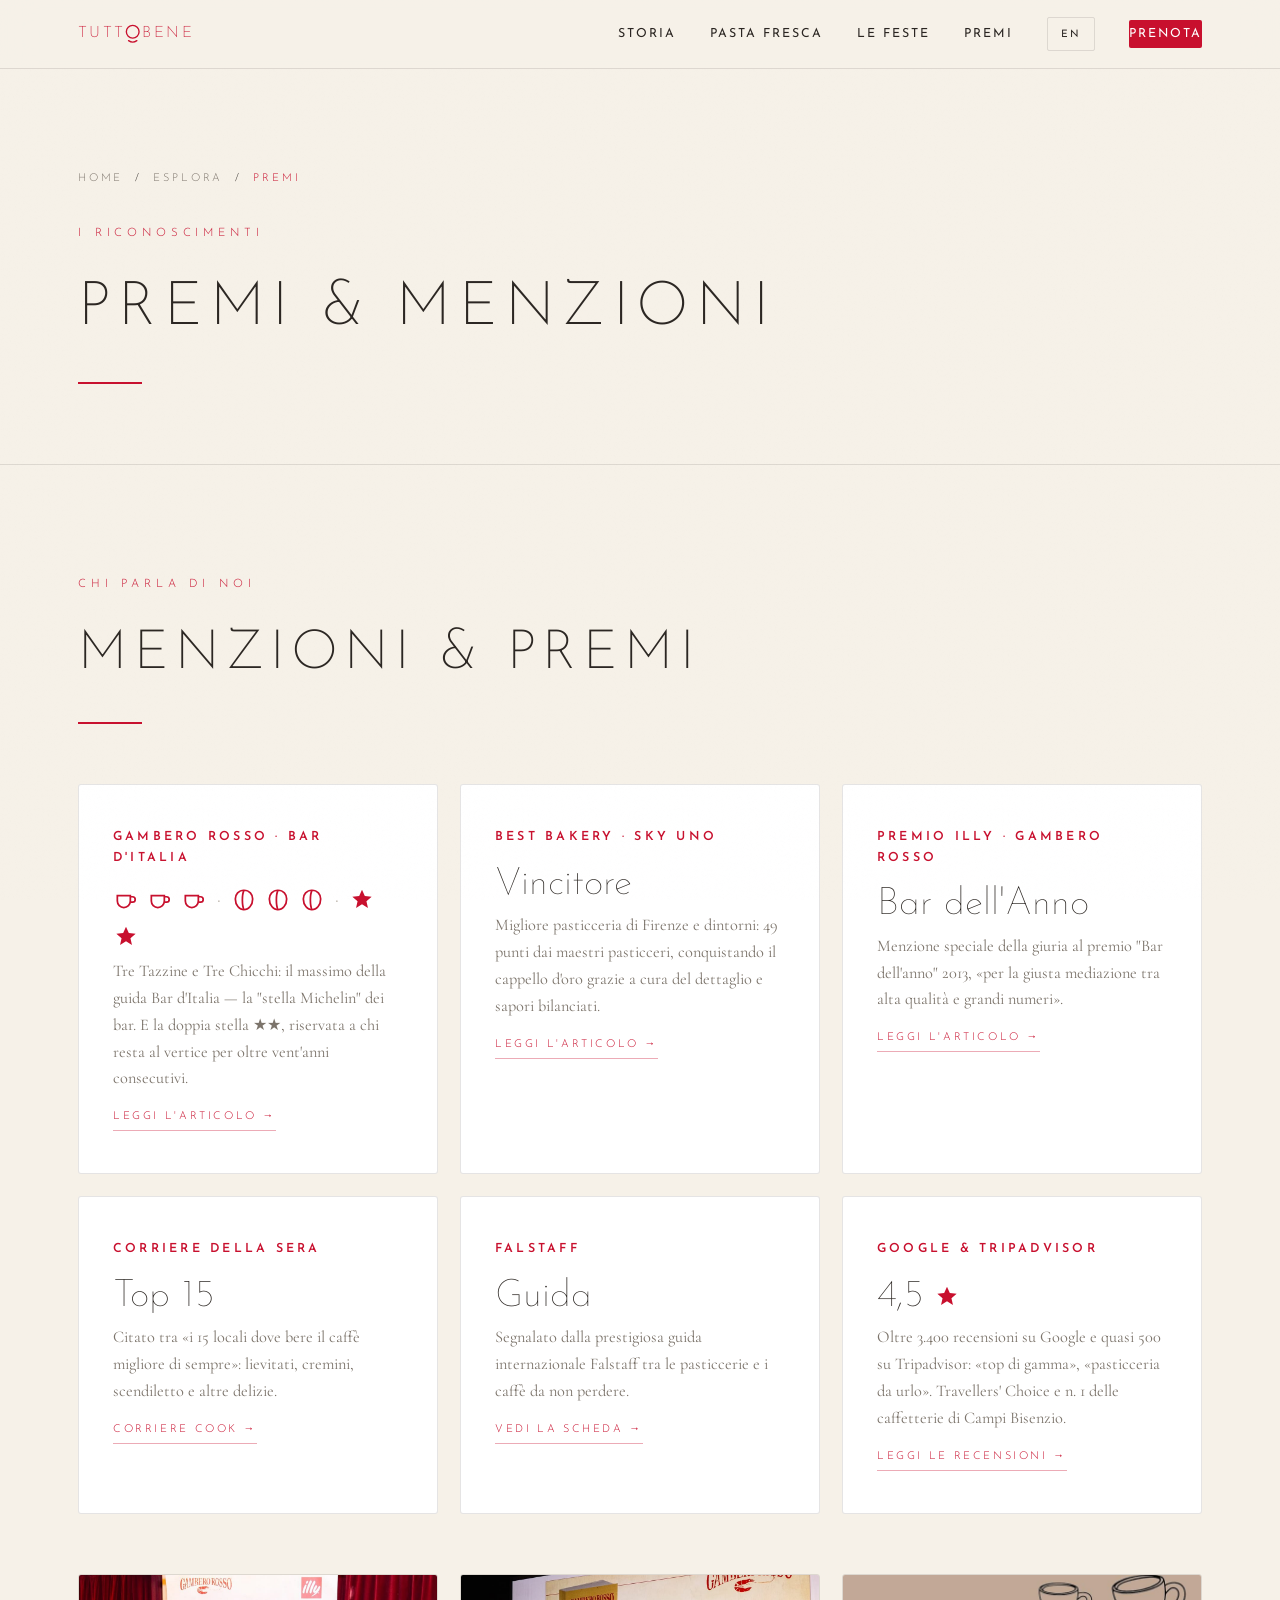
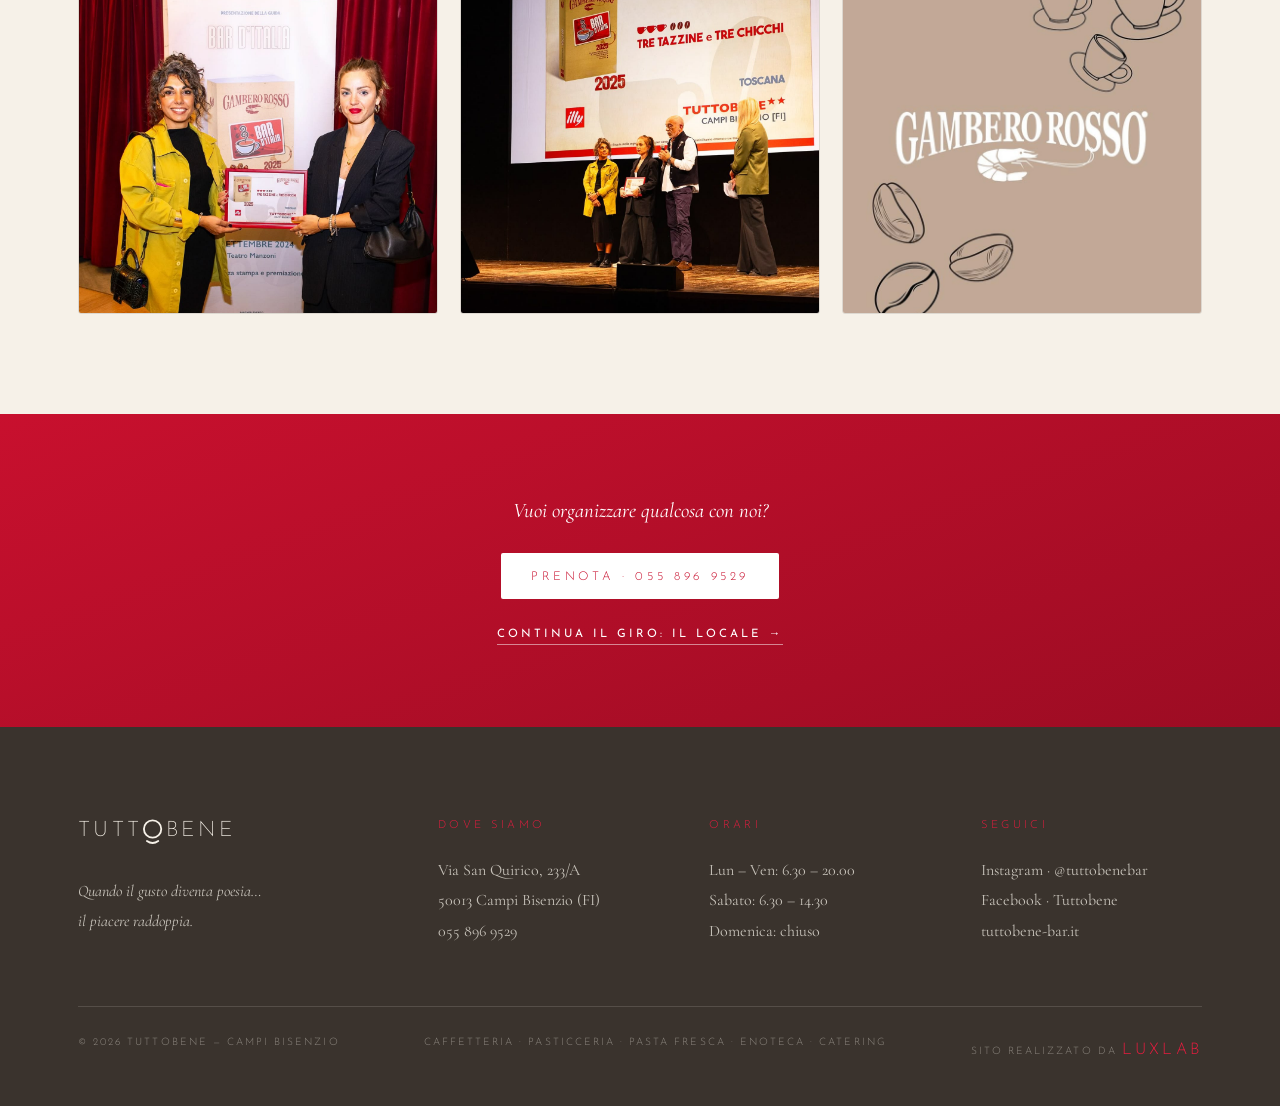
<file: premi.html>
<!DOCTYPE html>
<html lang="it">
<head>
<meta charset="UTF-8">
<meta name="viewport" content="width=device-width, initial-scale=1.0, maximum-scale=1.0, user-scalable=no">
<title>Premi & Menzioni — Tuttobene Campi Bisenzio</title>
<link rel="preconnect" href="https://fonts.googleapis.com">
<link rel="preconnect" href="https://fonts.gstatic.com" crossorigin>
<link href="https://fonts.googleapis.com/css2?family=Josefin+Sans:wght@100;200;300;400;600&family=Cormorant+Garamond:ital,wght@0,400;0,500;0,600;1,400;1,500&display=swap" rel="stylesheet">
<link rel="stylesheet" href="style.css?v=10">
</head>
<body>

<div class="progress" id="progress"></div>

<svg width="0" height="0" style="position:absolute">
  <defs>
    <g id="tb-logo">
      <text x="0" y="58" font-family="'Josefin Sans',sans-serif" font-weight="200" font-size="64" letter-spacing="10" fill="currentColor">TUTT</text>
      <circle cx="223.8" cy="36" r="26" fill="none" stroke="currentColor" stroke-width="5.5"/>
      <path d="M 206.8 72 Q 223.8 84 240.8 72" fill="none" stroke="currentColor" stroke-width="5.5" stroke-linecap="round"/>
      <text x="262.8" y="58" font-family="'Josefin Sans',sans-serif" font-weight="200" font-size="64" letter-spacing="10" fill="currentColor">BENE</text>
    </g>
  </defs>
</svg>

<nav id="nav">
  <div class="nav-inner">
    <a class="nav-logo" href="index.html" aria-label="Tuttobene" style="color:var(--rosso)">
      <svg viewBox="0 0 464 90"><use href="#tb-logo"/></svg>
    </a>
    <div class="nav-links">
      <a href="index.html#storia">Storia</a>
      <a href="pasta.html">Pasta Fresca</a>
      <a href="feste.html">Le Feste</a>
      <a href="premi.html">Premi</a>
      <a href="en/premi.html" class="lang-flag" title="English">EN</a>
      <a href="index.html#catering" class="nav-cta">Prenota</a>
      <button class="burger" id="burger" aria-label="Apri menu"><span></span><span></span><span></span></button>
    </div>
  </div>
</nav>
<div class="mobile-menu" id="mobileMenu">
  <a href="index.html">Home</a>
  <a href="index.html#storia">Storia</a>
  <a href="locale.html">Il Locale</a>
  <a href="pasta.html">Pasta Fresca</a>
  <a href="feste.html">Le Feste</a>
  <a href="premi.html">Premi & Menzioni</a>
  <a href="index.html#catering">Catering</a>
  <a href="en/premi.html">English →</a>
  <a href="index.html#catering" class="mm-cta">Prenota</a>
</div>

<section class="page-hero">
  <div class="wrap">
    <div class="breadcrumb"><a href="index.html">Home</a> &nbsp;/&nbsp; <a href="index.html#esplora">Esplora</a> &nbsp;/&nbsp; <span>Premi</span></div>
    <span class="label">I riconoscimenti</span>
    <h1>Premi & Menzioni</h1>
    <div class="rule"></div>
  </div>
</section>

<section id="menzioni" style="background:var(--beige)">
  <div class="wrap">
    <div class="sec-head reveal">
      <span class="label">Chi parla di noi</span>
      <h2>Menzioni & Premi</h2>
      <div class="rule"></div>
    </div>
    <div class="press-grid stagger">
      <div class="press-card tilt">
        <div class="src">Gambero Rosso · Bar d'Italia</div>
        <div class="chicchi">
          <svg viewBox="0 0 24 24" class="ico-svg"><path d="M4 8h12v5a6 6 0 0 1-12 0V8z" fill="none" stroke="currentColor" stroke-width="1.6"/><path d="M16 9h2a2.5 2.5 0 0 1 0 5h-2" fill="none" stroke="currentColor" stroke-width="1.6"/></svg>
          <svg viewBox="0 0 24 24" class="ico-svg"><path d="M4 8h12v5a6 6 0 0 1-12 0V8z" fill="none" stroke="currentColor" stroke-width="1.6"/><path d="M16 9h2a2.5 2.5 0 0 1 0 5h-2" fill="none" stroke="currentColor" stroke-width="1.6"/></svg>
          <svg viewBox="0 0 24 24" class="ico-svg"><path d="M4 8h12v5a6 6 0 0 1-12 0V8z" fill="none" stroke="currentColor" stroke-width="1.6"/><path d="M16 9h2a2.5 2.5 0 0 1 0 5h-2" fill="none" stroke="currentColor" stroke-width="1.6"/></svg>
          <span class="sep">·</span>
          <svg viewBox="0 0 24 24" class="ico-svg"><path d="M12 3C7 3 4 7 4 11c0 6 4 10 8 10s8-4 8-10c0-4-3-8-8-8z" fill="none" stroke="currentColor" stroke-width="1.6"/><path d="M12 3c-2 4-2 14 0 18" stroke="currentColor" stroke-width="1.6" fill="none"/></svg>
          <svg viewBox="0 0 24 24" class="ico-svg"><path d="M12 3C7 3 4 7 4 11c0 6 4 10 8 10s8-4 8-10c0-4-3-8-8-8z" fill="none" stroke="currentColor" stroke-width="1.6"/><path d="M12 3c-2 4-2 14 0 18" stroke="currentColor" stroke-width="1.6" fill="none"/></svg>
          <svg viewBox="0 0 24 24" class="ico-svg"><path d="M12 3C7 3 4 7 4 11c0 6 4 10 8 10s8-4 8-10c0-4-3-8-8-8z" fill="none" stroke="currentColor" stroke-width="1.6"/><path d="M12 3c-2 4-2 14 0 18" stroke="currentColor" stroke-width="1.6" fill="none"/></svg>
          <span class="sep">·</span>
          <svg viewBox="0 0 24 24" class="ico-svg"><path d="M12 2.5l2.6 5.8 6.3.6-4.8 4.2 1.4 6.2L12 16l-5.5 3.3 1.4-6.2-4.8-4.2 6.3-.6L12 2.5z" fill="currentColor"/></svg>
          <svg viewBox="0 0 24 24" class="ico-svg"><path d="M12 2.5l2.6 5.8 6.3.6-4.8 4.2 1.4 6.2L12 16l-5.5 3.3 1.4-6.2-4.8-4.2 6.3-.6L12 2.5z" fill="currentColor"/></svg>
        </div>
        <p>Tre Tazzine e Tre Chicchi: il massimo della guida Bar d'Italia — la "stella Michelin" dei bar. E la doppia stella ★★, riservata a chi resta al vertice per oltre vent'anni consecutivi.</p>
        <a class="src-link" href="https://www.intoscana.it/it/guida-bar-ditalia-i-quattro-locali-in-toscana-dove-il-caffe-e-al-top/" target="_blank" rel="noopener">Leggi l'articolo →</a>
      </div>
      <div class="press-card tilt">
        <div class="src">Best Bakery · Sky Uno</div>
        <div class="big">Vincitore</div>
        <p>Migliore pasticceria di Firenze e dintorni: 49 punti dai maestri pasticceri, conquistando il cappello d'oro grazie a cura del dettaglio e sapori bilanciati.</p>
        <a class="src-link" href="https://www.firenzetoday.it/social/best-bakery-firenze-vince-tuttobene.html" target="_blank" rel="noopener">Leggi l'articolo →</a>
      </div>
      <div class="press-card tilt">
        <div class="src">Premio Illy · Gambero Rosso</div>
        <div class="big">Bar dell'Anno</div>
        <p>Menzione speciale della giuria al premio "Bar dell'anno" 2013, «per la giusta mediazione tra alta qualità e grandi numeri».</p>
        <a class="src-link" href="https://www.piananotizie.it/campi-bisenzio-tuttobene-riceve-la-menzione-speciale-del-premio-bar-dellanno/" target="_blank" rel="noopener">Leggi l'articolo →</a>
      </div>
      <div class="press-card tilt">
        <div class="src">Corriere della Sera</div>
        <div class="big">Top 15</div>
        <p>Citato tra «i 15 locali dove bere il caffè migliore di sempre»: lievitati, cremini, scendiletto e altre delizie.</p>
        <a class="src-link" href="https://www.corriere.it/cook/" target="_blank" rel="noopener">Corriere Cook →</a>
      </div>
      <div class="press-card tilt">
        <div class="src">Falstaff</div>
        <div class="big">Guida</div>
        <p>Segnalato dalla prestigiosa guida internazionale Falstaff tra le pasticcerie e i caffè da non perdere.</p>
        <a class="src-link" href="https://www.falstaff.com/it/pasticcerie/tuttobene" target="_blank" rel="noopener">Vedi la scheda →</a>
      </div>
      <div class="press-card tilt">
        <div class="src">Google & Tripadvisor</div>
        <div class="big" style="display:flex;align-items:center;gap:10px">4,5 <svg viewBox="0 0 24 24" width="26" height="26" style="color:var(--rosso)"><path d="M12 2.5l2.6 5.8 6.3.6-4.8 4.2 1.4 6.2L12 16l-5.5 3.3 1.4-6.2-4.8-4.2 6.3-.6L12 2.5z" fill="currentColor"/></svg></div>
        <p>Oltre 3.400 recensioni su Google e quasi 500 su Tripadvisor: «top di gamma», «pasticceria da urlo». Travellers' Choice e n. 1 delle caffetterie di Campi Bisenzio.</p>
        <a class="src-link" href="https://www.tripadvisor.it/Restaurant_Review-g676808-d2459313-Reviews-Bar_Pasticceria_Tuttobene-Campi_Bisenzio_Tuscany.html" target="_blank" rel="noopener">Leggi le recensioni →</a>
      </div>
    </div>
    <div class="cat-grid stagger" style="margin-top:60px;grid-auto-rows:340px">
      <figure class="cat-item">
        <img src="img/premiazione-targa.jpg" style="object-position:center 30%" alt="La consegna della targa Tre Tazzine e Tre Chicchi alla presentazione della guida Bar d'Italia" loading="lazy">
        <figcaption><span>★</span> La targa Tre Tazzine e Tre Chicchi consegnata al Teatro Manzoni di Milano</figcaption>
      </figure>
      <figure class="cat-item">
        <img src="img/premiazione-palco.jpg" alt="Il palco della premiazione Gambero Rosso con Tuttobene doppia stella sul maxischermo" loading="lazy">
        <figcaption><span>★★</span> Sul palco del Gambero Rosso: TUTTOBENE con la doppia stella, unica della Toscana</figcaption>
      </figure>
      <figure class="cat-item">
        <img src="img/gambero-grafica.jpg" alt="Grafica Gambero Rosso con tazzine e chicchi di caffe" loading="lazy">
        <figcaption><span>☕</span> Tazzine e chicchi: i simboli dell'eccellenza dei bar italiani</figcaption>
      </figure>
    </div>
  </div>
</section>
<section style="background:linear-gradient(160deg,var(--rosso) 0%, #9c0c23 100%);padding:80px 0;text-align:center">
  <div class="wrap">
    <p style="color:#fff;font-size:1.3rem;font-style:italic;margin-bottom:30px">Vuoi organizzare qualcosa con noi?</p>
    <a class="cat-cta" style="background:#fff;color:var(--rosso)" href="index.html#prenota">Prenota · 055 896 9529</a>
    <div style="margin-top:26px"><a href="locale.html" style="color:#fff;font-family:'Josefin Sans',sans-serif;font-size:.72rem;letter-spacing:.26em;text-transform:uppercase;text-decoration:none;border-bottom:1px solid rgba(255,255,255,.5);padding-bottom:4px">Continua il giro: Il Locale →</a></div>
  </div>
</section>

<footer>
  <div class="wrap">
    <div class="foot-grid">
      <div>
        <div class="foot-logo" style="color:#F6F1E8">
          <svg viewBox="0 0 464 90"><use href="#tb-logo"/></svg>
        </div>
        <p style="font-style:italic">Quando il gusto diventa poesia…<br>il piacere raddoppia.</p>
      </div>
      <div>
        <h4>Dove siamo</h4>
        <p>Via San Quirico, 233/A<br>50013 Campi Bisenzio (FI)</p>
        <p><a href="tel:+390558969529">055 896 9529</a></p>
      </div>
      <div>
        <h4>Orari</h4>
        <p>Lun – Ven: 6.30 – 20.00<br>Sabato: 6.30 – 14.30<br>Domenica: chiuso</p>
      </div>
      <div>
        <h4>Seguici</h4>
        <p><a href="https://www.instagram.com/tuttobenebar/" target="_blank" rel="noopener">Instagram · @tuttobenebar</a><br>
        <a href="https://www.facebook.com/tuttobenebar/" target="_blank" rel="noopener">Facebook · Tuttobene</a><br>
        <a href="https://www.tuttobene-bar.it" target="_blank" rel="noopener">tuttobene-bar.it</a></p>
      </div>
    </div>
    <div class="foot-bottom">
      <span>© 2026 Tuttobene — Campi Bisenzio</span>
      <span>Caffetteria · Pasticceria · Pasta Fresca · Enoteca · Catering</span>
      <span>Sito realizzato da <a href="https://luxlab.it" target="_blank" rel="noopener" class="lux-pulse" style="color:var(--rosso-vivo);text-decoration:none;letter-spacing:.2em">LUXLAB</a></span>
    </div>
  </div>
</footer>
<script src="script.js?v=10"></script>
</body>
</html>
</file>
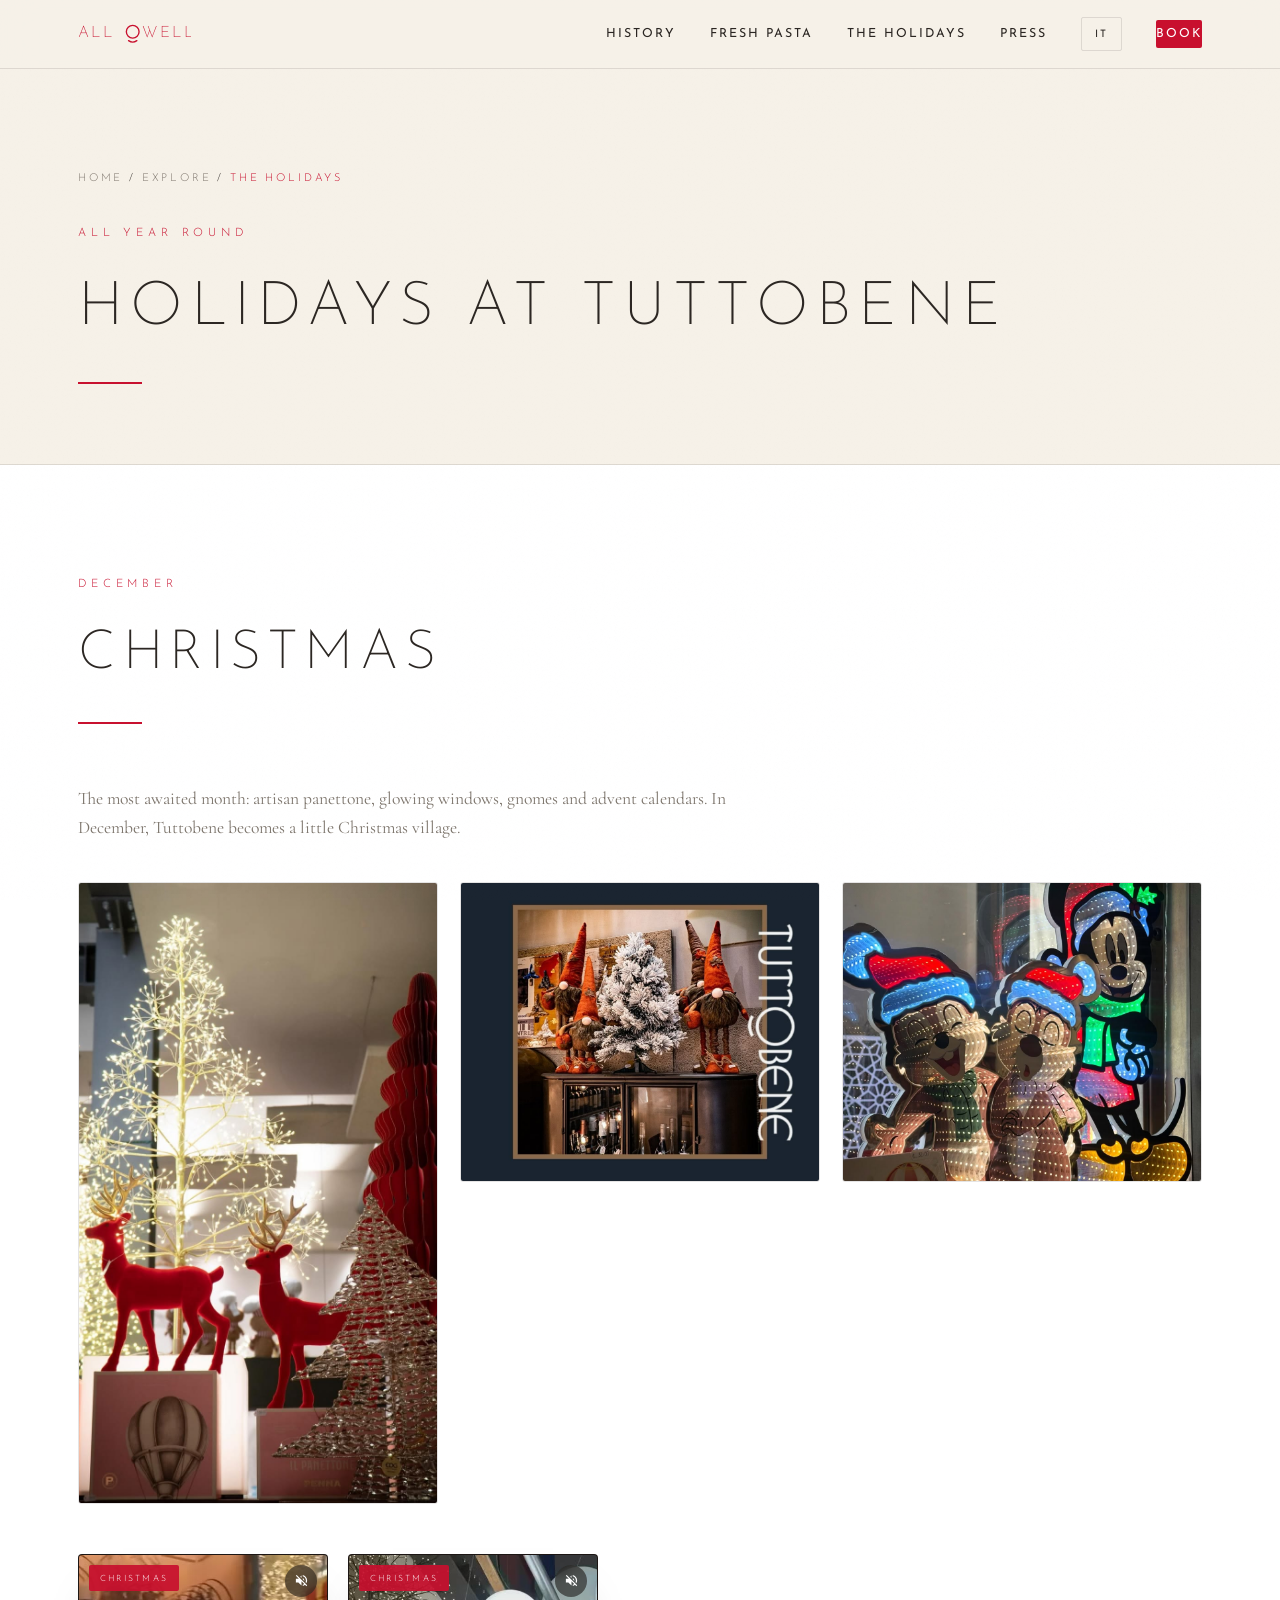
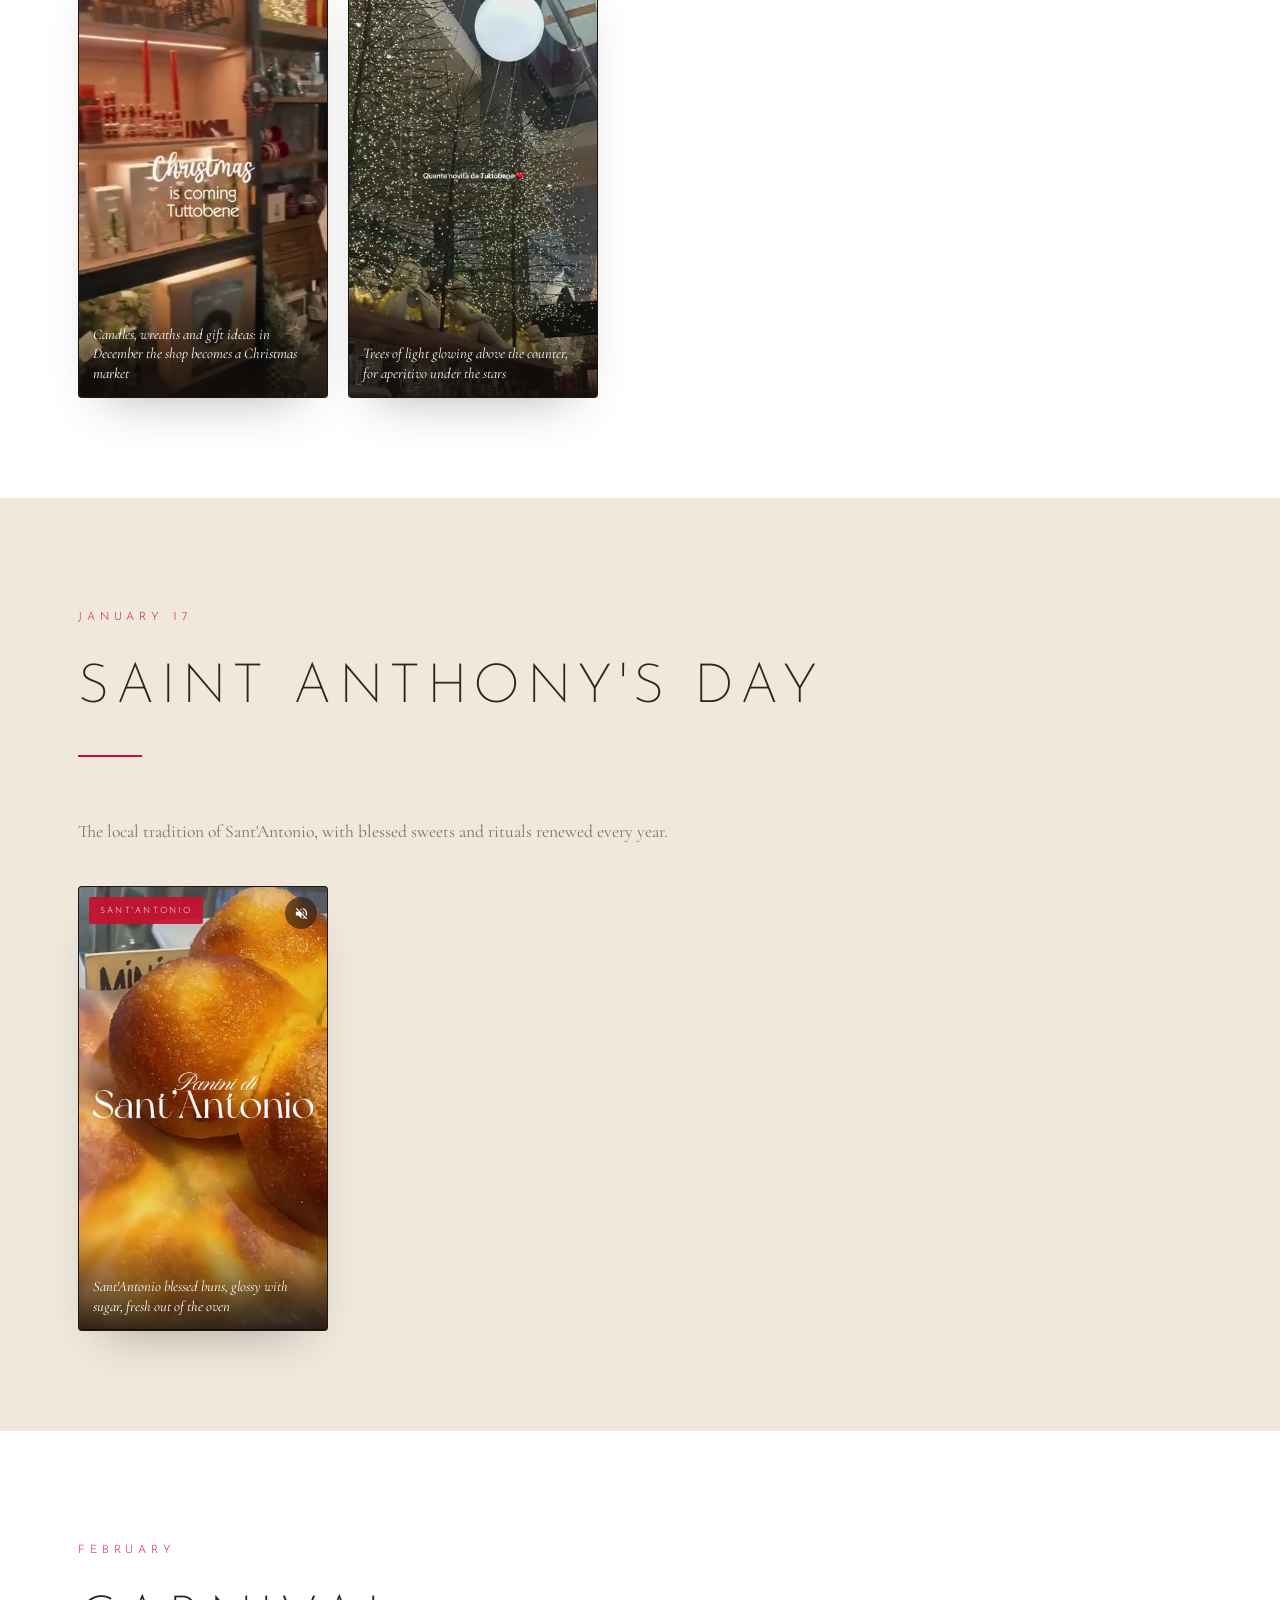
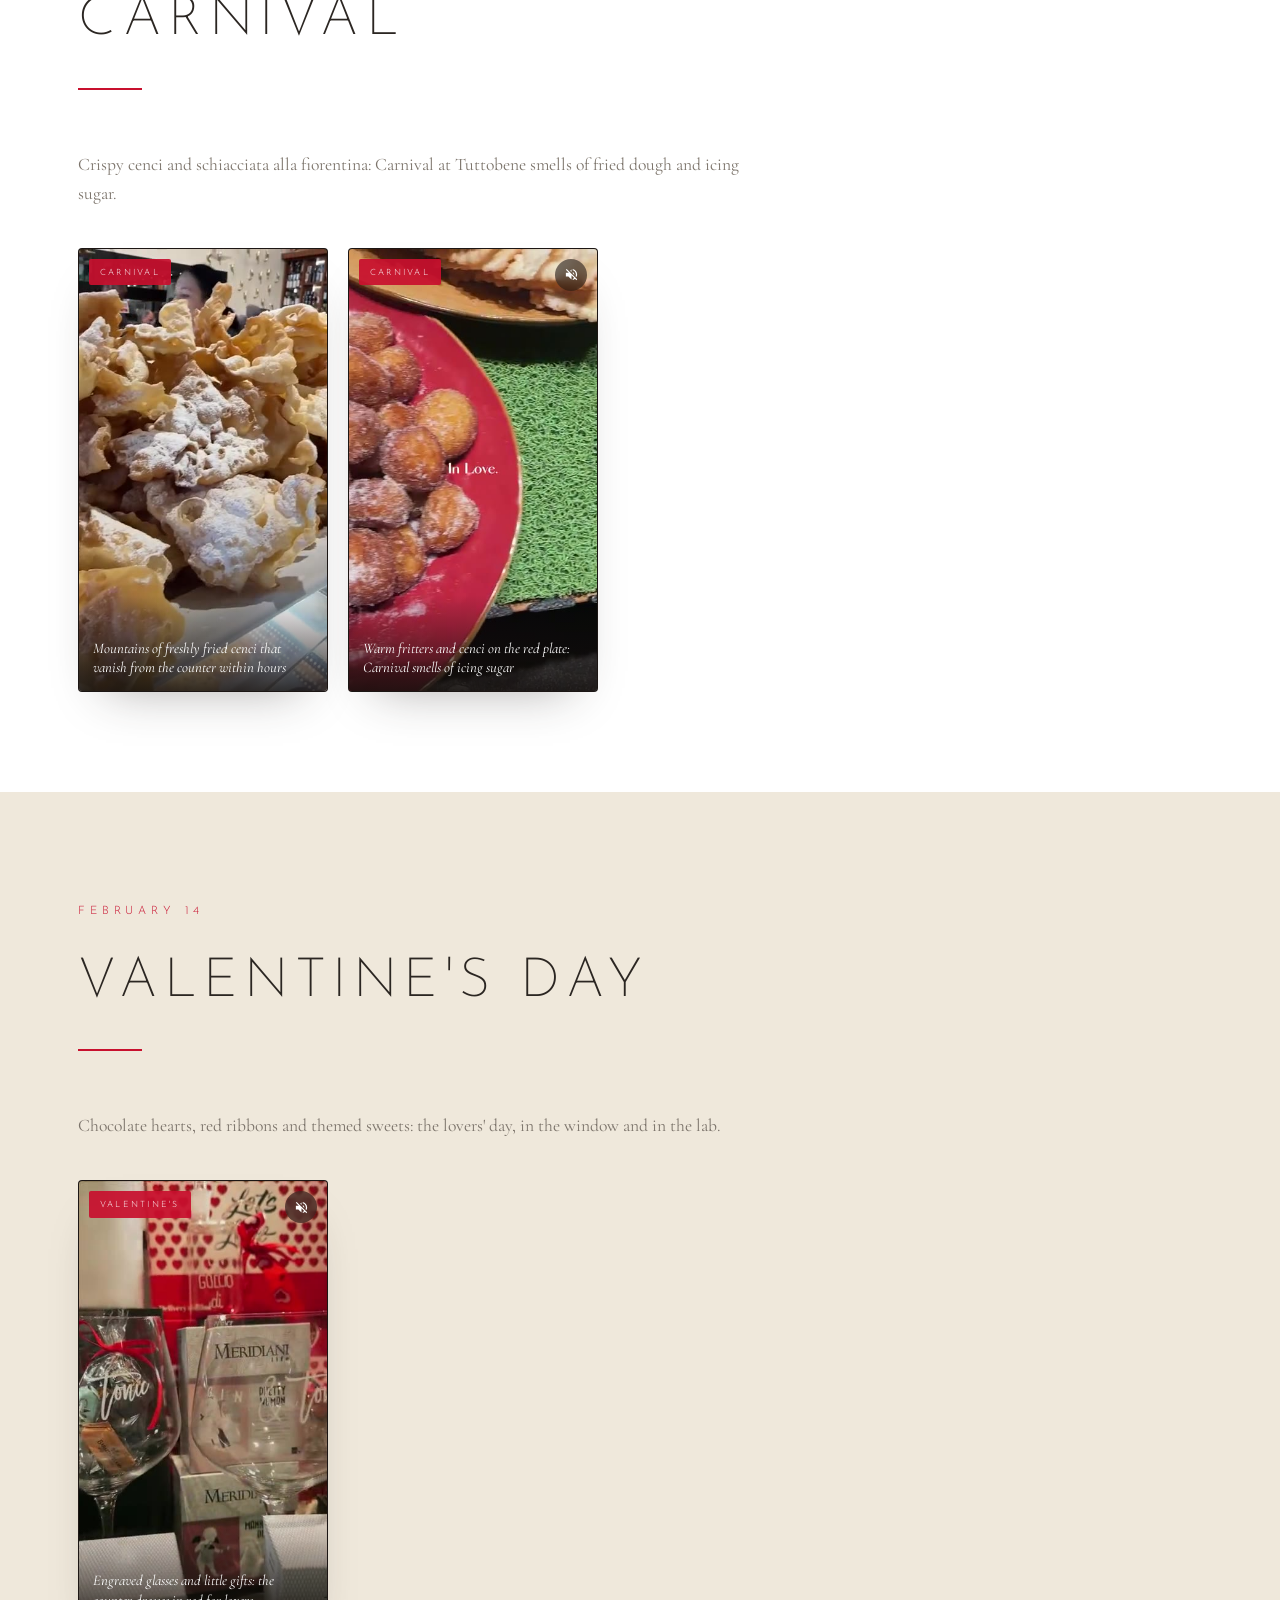
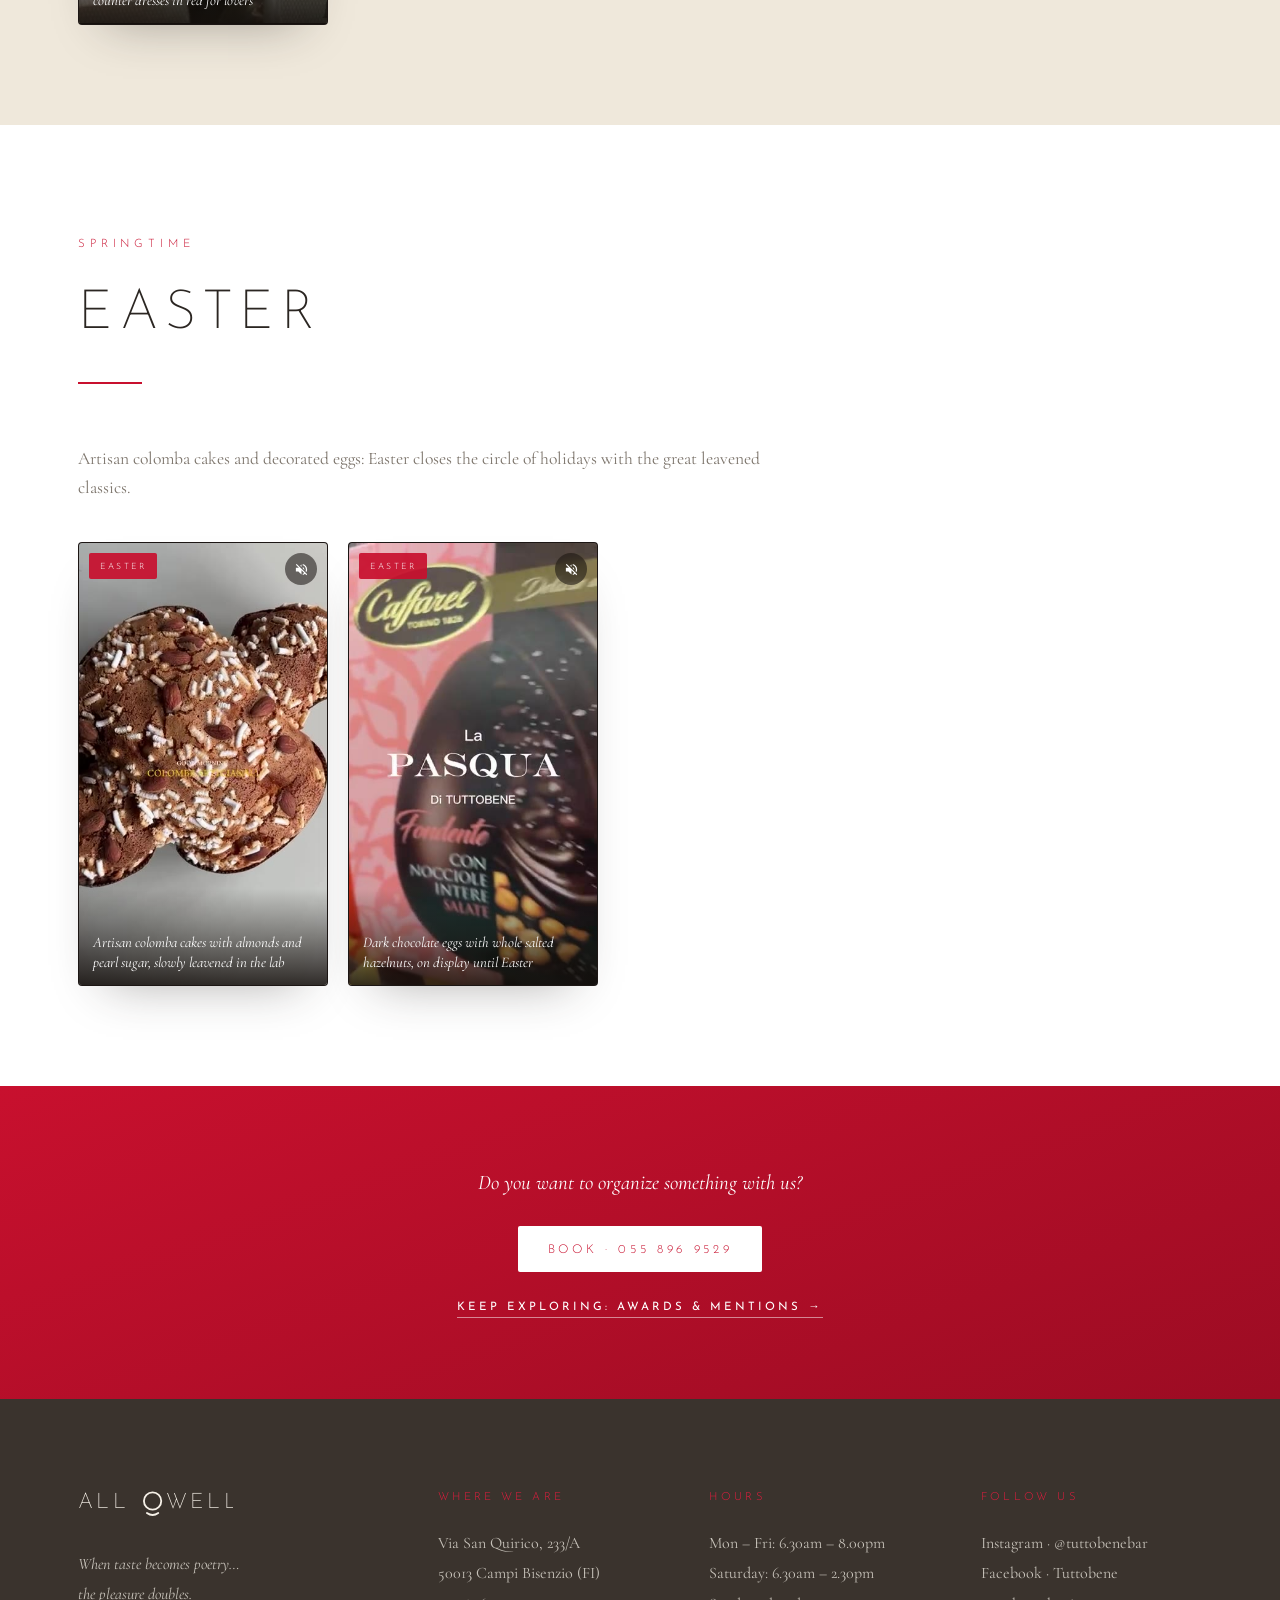
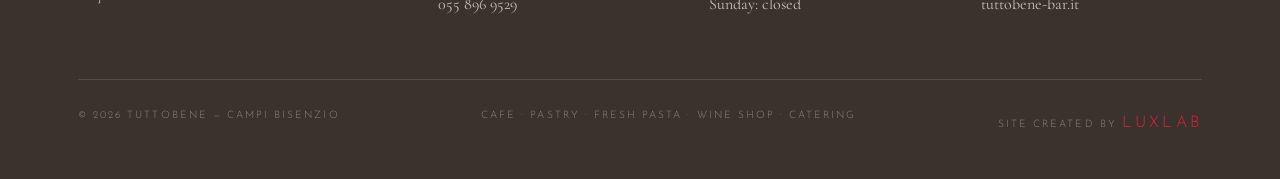
<file: en/feste.html>
<!DOCTYPE html>

<html lang="en">
<head>
<meta charset="utf-8"/>
<meta content="width=device-width, initial-scale=1.0, maximum-scale=1.0, user-scalable=no" name="viewport"/>
<title>The Holidays — Tuttobene Campi Bisenzio</title>
<link href="https://fonts.googleapis.com" rel="preconnect"/>
<link crossorigin="" href="https://fonts.gstatic.com" rel="preconnect"/>
<link href="https://fonts.googleapis.com/css2?family=Josefin+Sans:wght@100;200;300;400;600&amp;family=Cormorant+Garamond:ital,wght@0,400;0,500;0,600;1,400;1,500&amp;display=swap" rel="stylesheet"/>
<link href="../style.css?v=10" rel="stylesheet"/>
</head>
<body>
<div class="progress" id="progress"></div>
<svg height="0" style="position:absolute" width="0">
<defs>
<g id="tb-logo">
<text fill="currentColor" font-family="'Josefin Sans',sans-serif" font-size="64" font-weight="200" letter-spacing="10" x="0" y="58">ALL</text>
<circle cx="223.8" cy="36" fill="none" r="26" stroke="currentColor" stroke-width="5.5"></circle>
<path d="M 206.8 72 Q 223.8 84 240.8 72" fill="none" stroke="currentColor" stroke-linecap="round" stroke-width="5.5"></path>
<text fill="currentColor" font-family="'Josefin Sans',sans-serif" font-size="64" font-weight="200" letter-spacing="10" x="262.8" y="58">WELL</text>
</g>
</defs>
</svg>
<nav id="nav">
<div class="nav-inner">
<a aria-label="Tuttobene" class="nav-logo" href="index.html" style="color:var(--rosso)">
<svg viewbox="0 0 464 90"><use href="#tb-logo"></use></svg>
</a>
<div class="nav-links">
<a href="index.html#storia">History</a>
<a href="pasta.html">Fresh Pasta</a>
<a href="feste.html">The Holidays</a>
<a href="premi.html">Press</a>
<a class="lang-flag" href="../feste.html" title="Italiano">IT</a>
      <a class="nav-cta" href="index.html#catering">Book</a>
<button aria-label="Apri menu" class="burger" id="burger"><span></span><span></span><span></span></button>
</div>
</div>
</nav>
<div class="mobile-menu" id="mobileMenu">
<button aria-label="Chiudi menu" class="mm-close" id="mmClose">×</button>
<a href="index.html">Home</a>
<a href="index.html#storia">History</a>
<a href="locale.html">The Local</a>
<a href="pasta.html">Fresh Pasta</a>
<a href="feste.html">The Holidays</a>
<a href="premi.html">Awards &amp; Mentions</a>
<a href="index.html#catering">Catering</a>
<a href="../feste.html">Italiano →</a>
  <a class="mm-cta" href="index.html#catering">Book</a>
</div>
<section class="page-hero">
<div class="wrap">
<div class="breadcrumb"><a href="index.html">Home</a> / <a href="index.html#esplora">Explore</a> / <span>The Holidays</span></div>
<span class="label">All year round</span>
<h1>Holidays at Tuttobene</h1>
<div class="rule"></div>
</div>
</section>
<section id="natale" style="background:var(--bianco)">
  <div class="wrap">
    <div class="sec-head reveal">
      <span class="label">December</span>
      <h2>Christmas</h2>
      <div class="rule"></div>
    </div>
    <p class="reveal festa-sec-text">The most awaited month: artisan panettone, glowing windows, gnomes and advent calendars. In December, Tuttobene becomes a little Christmas village.</p>
    <div class="cat-grid stagger" style="margin-bottom:50px">
      <figure class="cat-item big">
        <img src="../img/natale-vetrina.jpg" alt="The Christmas window with red reindeer, light trees and panettone" loading="lazy">
        <figcaption><span>01</span> The Christmas window: reindeer, trees of light and panettone on display</figcaption>
      </figure>
      <figure class="cat-item">
        <img src="../img/natale-gnomi.jpg" alt="Christmas gnomes above the wine cabinet" loading="lazy">
        <figcaption><span>02</span> The Christmas gnomes guarding the wine shop</figcaption>
      </figure>
      <figure class="cat-item">
        <img src="../img/natale-luminarie.jpg" alt="Christmas lights in the window with advent calendars" loading="lazy">
        <figcaption><span>03</span> Window lights and advent calendars</figcaption>
      </figure>
    </div>
    <div class="vid-grid stagger">
        <div class="vid-card">
          <span class="vid-tag">Christmas</span>
          <video src="../videos/natale1.mp4" poster="../videos/posters/natale1.jpg" muted loop playsinline preload="metadata"></video>
          <div class="vid-cap">Candles, wreaths and gift ideas: in December the shop becomes a Christmas market</div>
          <button class="vid-mute" aria-label="Audio"><svg class="ico-off" viewBox="0 0 24 24"><path d="M16.5 12c0-1.77-1.02-3.29-2.5-4.03v2.21l2.45 2.45c.03-.2.05-.41.05-.63zm2.5 0c0 .94-.2 1.82-.54 2.64l1.51 1.51C20.63 14.91 21 13.5 21 12c0-4.28-2.99-7.86-7-8.77v2.06c2.89.86 5 3.54 5 6.71zM4.27 3 3 4.27 7.73 9H3v6h4l5 5v-6.73l4.25 4.25c-.67.52-1.42.93-2.25 1.18v2.06c1.38-.31 2.63-.95 3.69-1.81L19.73 21 21 19.73l-9-9L4.27 3zM12 4 9.91 6.09 12 8.18V4z"/></svg><svg class="ico-on" viewBox="0 0 24 24" style="display:none"><path d="M3 9v6h4l5 5V4L7 9H3zm13.5 3c0-1.77-1.02-3.29-2.5-4.03v8.05c1.48-.73 2.5-2.25 2.5-4.02zM14 3.23v2.06c2.89.86 5 3.54 5 6.71s-2.11 5.85-5 6.71v2.06c4.01-.91 7-4.49 7-8.77s-2.99-7.86-7-8.77z"/></svg></button>
        </div>
        <div class="vid-card">
          <span class="vid-tag">Christmas</span>
          <video src="../videos/natale2.mp4" poster="../videos/posters/natale2.jpg" muted loop playsinline preload="metadata"></video>
          <div class="vid-cap">Trees of light glowing above the counter, for aperitivo under the stars</div>
          <button class="vid-mute" aria-label="Audio"><svg class="ico-off" viewBox="0 0 24 24"><path d="M16.5 12c0-1.77-1.02-3.29-2.5-4.03v2.21l2.45 2.45c.03-.2.05-.41.05-.63zm2.5 0c0 .94-.2 1.82-.54 2.64l1.51 1.51C20.63 14.91 21 13.5 21 12c0-4.28-2.99-7.86-7-8.77v2.06c2.89.86 5 3.54 5 6.71zM4.27 3 3 4.27 7.73 9H3v6h4l5 5v-6.73l4.25 4.25c-.67.52-1.42.93-2.25 1.18v2.06c1.38-.31 2.63-.95 3.69-1.81L19.73 21 21 19.73l-9-9L4.27 3zM12 4 9.91 6.09 12 8.18V4z"/></svg><svg class="ico-on" viewBox="0 0 24 24" style="display:none"><path d="M3 9v6h4l5 5V4L7 9H3zm13.5 3c0-1.77-1.02-3.29-2.5-4.03v8.05c1.48-.73 2.5-2.25 2.5-4.02zM14 3.23v2.06c2.89.86 5 3.54 5 6.71s-2.11 5.85-5 6.71v2.06c4.01-.91 7-4.49 7-8.77s-2.99-7.86-7-8.77z"/></svg></button>
        </div>
    </div>
  </div>
</section>

<section id="santantonio" style="background:var(--beige2)">
  <div class="wrap">
    <div class="sec-head reveal">
      <span class="label">January 17</span>
      <h2>Saint Anthony's Day</h2>
      <div class="rule"></div>
    </div>
    <p class="reveal festa-sec-text">The local tradition of Sant'Antonio, with blessed sweets and rituals renewed every year.</p>
    <div class="vid-grid stagger">
        <div class="vid-card">
          <span class="vid-tag">Sant'Antonio</span>
          <video src="../videos/santantonio.mp4" poster="../videos/posters/santantonio.jpg" muted loop playsinline preload="metadata"></video>
          <div class="vid-cap">Sant'Antonio blessed buns, glossy with sugar, fresh out of the oven</div>
          <button class="vid-mute" aria-label="Audio"><svg class="ico-off" viewBox="0 0 24 24"><path d="M16.5 12c0-1.77-1.02-3.29-2.5-4.03v2.21l2.45 2.45c.03-.2.05-.41.05-.63zm2.5 0c0 .94-.2 1.82-.54 2.64l1.51 1.51C20.63 14.91 21 13.5 21 12c0-4.28-2.99-7.86-7-8.77v2.06c2.89.86 5 3.54 5 6.71zM4.27 3 3 4.27 7.73 9H3v6h4l5 5v-6.73l4.25 4.25c-.67.52-1.42.93-2.25 1.18v2.06c1.38-.31 2.63-.95 3.69-1.81L19.73 21 21 19.73l-9-9L4.27 3zM12 4 9.91 6.09 12 8.18V4z"/></svg><svg class="ico-on" viewBox="0 0 24 24" style="display:none"><path d="M3 9v6h4l5 5V4L7 9H3zm13.5 3c0-1.77-1.02-3.29-2.5-4.03v8.05c1.48-.73 2.5-2.25 2.5-4.02zM14 3.23v2.06c2.89.86 5 3.54 5 6.71s-2.11 5.85-5 6.71v2.06c4.01-.91 7-4.49 7-8.77s-2.99-7.86-7-8.77z"/></svg></button>
        </div>
    </div>
  </div>
</section>

<section id="carnevale" style="background:var(--bianco)">
  <div class="wrap">
    <div class="sec-head reveal">
      <span class="label">February</span>
      <h2>Carnival</h2>
      <div class="rule"></div>
    </div>
    <p class="reveal festa-sec-text">Crispy cenci and schiacciata alla fiorentina: Carnival at Tuttobene smells of fried dough and icing sugar.</p>
    <div class="vid-grid stagger">

        <div class="vid-card">
          <span class="vid-tag">Carnival</span>
          <video src="../videos/carnevale1.mp4" data-noaudio poster="../videos/posters/carnevale1.jpg" muted loop playsinline preload="metadata"></video>
          <div class="vid-cap">Mountains of freshly fried cenci that vanish from the counter within hours</div>
          <button class="vid-mute" aria-label="Audio"><svg class="ico-off" viewBox="0 0 24 24"><path d="M16.5 12c0-1.77-1.02-3.29-2.5-4.03v2.21l2.45 2.45c.03-.2.05-.41.05-.63zm2.5 0c0 .94-.2 1.82-.54 2.64l1.51 1.51C20.63 14.91 21 13.5 21 12c0-4.28-2.99-7.86-7-8.77v2.06c2.89.86 5 3.54 5 6.71zM4.27 3 3 4.27 7.73 9H3v6h4l5 5v-6.73l4.25 4.25c-.67.52-1.42.93-2.25 1.18v2.06c1.38-.31 2.63-.95 3.69-1.81L19.73 21 21 19.73l-9-9L4.27 3zM12 4 9.91 6.09 12 8.18V4z"/></svg><svg class="ico-on" viewBox="0 0 24 24" style="display:none"><path d="M3 9v6h4l5 5V4L7 9H3zm13.5 3c0-1.77-1.02-3.29-2.5-4.03v8.05c1.48-.73 2.5-2.25 2.5-4.02zM14 3.23v2.06c2.89.86 5 3.54 5 6.71s-2.11 5.85-5 6.71v2.06c4.01-.91 7-4.49 7-8.77s-2.99-7.86-7-8.77z"/></svg></button>
        </div>
        <div class="vid-card">
          <span class="vid-tag">Carnival</span>
          <video src="../videos/carnevale2.mp4" poster="../videos/posters/carnevale2.jpg" muted loop playsinline preload="metadata"></video>
          <div class="vid-cap">Warm fritters and cenci on the red plate: Carnival smells of icing sugar</div>
          <button class="vid-mute" aria-label="Audio"><svg class="ico-off" viewBox="0 0 24 24"><path d="M16.5 12c0-1.77-1.02-3.29-2.5-4.03v2.21l2.45 2.45c.03-.2.05-.41.05-.63zm2.5 0c0 .94-.2 1.82-.54 2.64l1.51 1.51C20.63 14.91 21 13.5 21 12c0-4.28-2.99-7.86-7-8.77v2.06c2.89.86 5 3.54 5 6.71zM4.27 3 3 4.27 7.73 9H3v6h4l5 5v-6.73l4.25 4.25c-.67.52-1.42.93-2.25 1.18v2.06c1.38-.31 2.63-.95 3.69-1.81L19.73 21 21 19.73l-9-9L4.27 3zM12 4 9.91 6.09 12 8.18V4z"/></svg><svg class="ico-on" viewBox="0 0 24 24" style="display:none"><path d="M3 9v6h4l5 5V4L7 9H3zm13.5 3c0-1.77-1.02-3.29-2.5-4.03v8.05c1.48-.73 2.5-2.25 2.5-4.02zM14 3.23v2.06c2.89.86 5 3.54 5 6.71s-2.11 5.85-5 6.71v2.06c4.01-.91 7-4.49 7-8.77s-2.99-7.86-7-8.77z"/></svg></button>
        </div>
    </div>
  </div>
</section>

<section id="sanvalentino" style="background:var(--beige2)">
  <div class="wrap">
    <div class="sec-head reveal">
      <span class="label">February 14</span>
      <h2>Valentine's Day</h2>
      <div class="rule"></div>
    </div>
    <p class="reveal festa-sec-text">Chocolate hearts, red ribbons and themed sweets: the lovers' day, in the window and in the lab.</p>
    <div class="vid-grid stagger">
        <div class="vid-card">
          <span class="vid-tag">Valentine's</span>
          <video src="../videos/sanvalentino.mp4" poster="../videos/posters/sanvalentino.jpg" muted loop playsinline preload="metadata"></video>
          <div class="vid-cap">Engraved glasses and little gifts: the counter dresses in red for lovers</div>
          <button class="vid-mute" aria-label="Audio"><svg class="ico-off" viewBox="0 0 24 24"><path d="M16.5 12c0-1.77-1.02-3.29-2.5-4.03v2.21l2.45 2.45c.03-.2.05-.41.05-.63zm2.5 0c0 .94-.2 1.82-.54 2.64l1.51 1.51C20.63 14.91 21 13.5 21 12c0-4.28-2.99-7.86-7-8.77v2.06c2.89.86 5 3.54 5 6.71zM4.27 3 3 4.27 7.73 9H3v6h4l5 5v-6.73l4.25 4.25c-.67.52-1.42.93-2.25 1.18v2.06c1.38-.31 2.63-.95 3.69-1.81L19.73 21 21 19.73l-9-9L4.27 3zM12 4 9.91 6.09 12 8.18V4z"/></svg><svg class="ico-on" viewBox="0 0 24 24" style="display:none"><path d="M3 9v6h4l5 5V4L7 9H3zm13.5 3c0-1.77-1.02-3.29-2.5-4.03v8.05c1.48-.73 2.5-2.25 2.5-4.02zM14 3.23v2.06c2.89.86 5 3.54 5 6.71s-2.11 5.85-5 6.71v2.06c4.01-.91 7-4.49 7-8.77s-2.99-7.86-7-8.77z"/></svg></button>
        </div>
    </div>
  </div>
</section>

<section id="pasqua" style="background:var(--bianco)">
  <div class="wrap">
    <div class="sec-head reveal">
      <span class="label">Springtime</span>
      <h2>Easter</h2>
      <div class="rule"></div>
    </div>
    <p class="reveal festa-sec-text">Artisan colomba cakes and decorated eggs: Easter closes the circle of holidays with the great leavened classics.</p>
    <div class="vid-grid stagger">
        <div class="vid-card">
          <span class="vid-tag">Easter</span>
          <video src="../videos/pasqua1.mp4" poster="../videos/posters/pasqua1.jpg" muted loop playsinline preload="metadata"></video>
          <div class="vid-cap">Artisan colomba cakes with almonds and pearl sugar, slowly leavened in the lab</div>
          <button class="vid-mute" aria-label="Audio"><svg class="ico-off" viewBox="0 0 24 24"><path d="M16.5 12c0-1.77-1.02-3.29-2.5-4.03v2.21l2.45 2.45c.03-.2.05-.41.05-.63zm2.5 0c0 .94-.2 1.82-.54 2.64l1.51 1.51C20.63 14.91 21 13.5 21 12c0-4.28-2.99-7.86-7-8.77v2.06c2.89.86 5 3.54 5 6.71zM4.27 3 3 4.27 7.73 9H3v6h4l5 5v-6.73l4.25 4.25c-.67.52-1.42.93-2.25 1.18v2.06c1.38-.31 2.63-.95 3.69-1.81L19.73 21 21 19.73l-9-9L4.27 3zM12 4 9.91 6.09 12 8.18V4z"/></svg><svg class="ico-on" viewBox="0 0 24 24" style="display:none"><path d="M3 9v6h4l5 5V4L7 9H3zm13.5 3c0-1.77-1.02-3.29-2.5-4.03v8.05c1.48-.73 2.5-2.25 2.5-4.02zM14 3.23v2.06c2.89.86 5 3.54 5 6.71s-2.11 5.85-5 6.71v2.06c4.01-.91 7-4.49 7-8.77s-2.99-7.86-7-8.77z"/></svg></button>
        </div>
        <div class="vid-card">
          <span class="vid-tag">Easter</span>
          <video src="../videos/pasqua2.mp4" poster="../videos/posters/pasqua2.jpg" muted loop playsinline preload="metadata"></video>
          <div class="vid-cap">Dark chocolate eggs with whole salted hazelnuts, on display until Easter</div>
          <button class="vid-mute" aria-label="Audio"><svg class="ico-off" viewBox="0 0 24 24"><path d="M16.5 12c0-1.77-1.02-3.29-2.5-4.03v2.21l2.45 2.45c.03-.2.05-.41.05-.63zm2.5 0c0 .94-.2 1.82-.54 2.64l1.51 1.51C20.63 14.91 21 13.5 21 12c0-4.28-2.99-7.86-7-8.77v2.06c2.89.86 5 3.54 5 6.71zM4.27 3 3 4.27 7.73 9H3v6h4l5 5v-6.73l4.25 4.25c-.67.52-1.42.93-2.25 1.18v2.06c1.38-.31 2.63-.95 3.69-1.81L19.73 21 21 19.73l-9-9L4.27 3zM12 4 9.91 6.09 12 8.18V4z"/></svg><svg class="ico-on" viewBox="0 0 24 24" style="display:none"><path d="M3 9v6h4l5 5V4L7 9H3zm13.5 3c0-1.77-1.02-3.29-2.5-4.03v8.05c1.48-.73 2.5-2.25 2.5-4.02zM14 3.23v2.06c2.89.86 5 3.54 5 6.71s-2.11 5.85-5 6.71v2.06c4.01-.91 7-4.49 7-8.77s-2.99-7.86-7-8.77z"/></svg></button>
        </div>
    </div>
  </div>
</section>

<section style="background:linear-gradient(160deg,var(--rosso) 0%, #9c0c23 100%);padding:80px 0;text-align:center">
<div class="wrap">
<p style="color:#fff;font-size:1.3rem;font-style:italic;margin-bottom:30px">Do you want to organize something with us?</p>
<a class="cat-cta" href="index.html#prenota" style="background:#fff;color:var(--rosso)">Book · 055 896 9529</a>
    <div style="margin-top:26px"><a href="premi.html" style="color:#fff;font-family:'Josefin Sans',sans-serif;font-size:.72rem;letter-spacing:.26em;text-transform:uppercase;text-decoration:none;border-bottom:1px solid rgba(255,255,255,.5);padding-bottom:4px">Keep exploring: Awards & Mentions →</a></div>
</div>
</section>
<footer>
<div class="wrap">
<div class="foot-grid">
<div>
<div class="foot-logo" style="color:#F6F1E8">
<svg viewbox="0 0 464 90"><use href="#tb-logo"></use></svg>
</div>
<p style="font-style:italic">When taste becomes poetry…<br/>the pleasure doubles.</p>
</div>
<div>
<h4>Where we are</h4>
<p>Via San Quirico, 233/A<br/>50013 Campi Bisenzio (FI)</p>
<p><a href="tel:+390558969529">055 896 9529</a></p>
</div>
<div>
<h4>Hours</h4>
<p>Mon – Fri: 6.30am – 8.00pm<br/>Saturday: 6.30am – 2.30pm<br/>Sunday: closed</p>
</div>
<div>
<h4>Follow us</h4>
<p><a href="https://www.instagram.com/tuttobenebar/" rel="noopener" target="_blank">Instagram · @tuttobenebar</a><br/>
<a href="https://www.facebook.com/tuttobenebar/" rel="noopener" target="_blank">Facebook · Tuttobene</a><br/>
<a href="https://www.tuttobene-bar.it" rel="noopener" target="_blank">tuttobene-bar.it</a></p>
</div>
</div>
<div class="foot-bottom">
<span>© 2026 Tuttobene — Campi Bisenzio</span>
<span>Cafe · Pastry · Fresh Pasta · Wine shop · Catering</span>
<span>Site created by <a href="https://luxlab.it" rel="noopener" class="lux-pulse" style="color:var(--rosso-vivo);text-decoration:none;letter-spacing:.2em" target="_blank">LUXLAB</a></span>
</div>
</div>
</footer>
<script src="../script.js?v=10"></script>
</body>
</html>
</file>
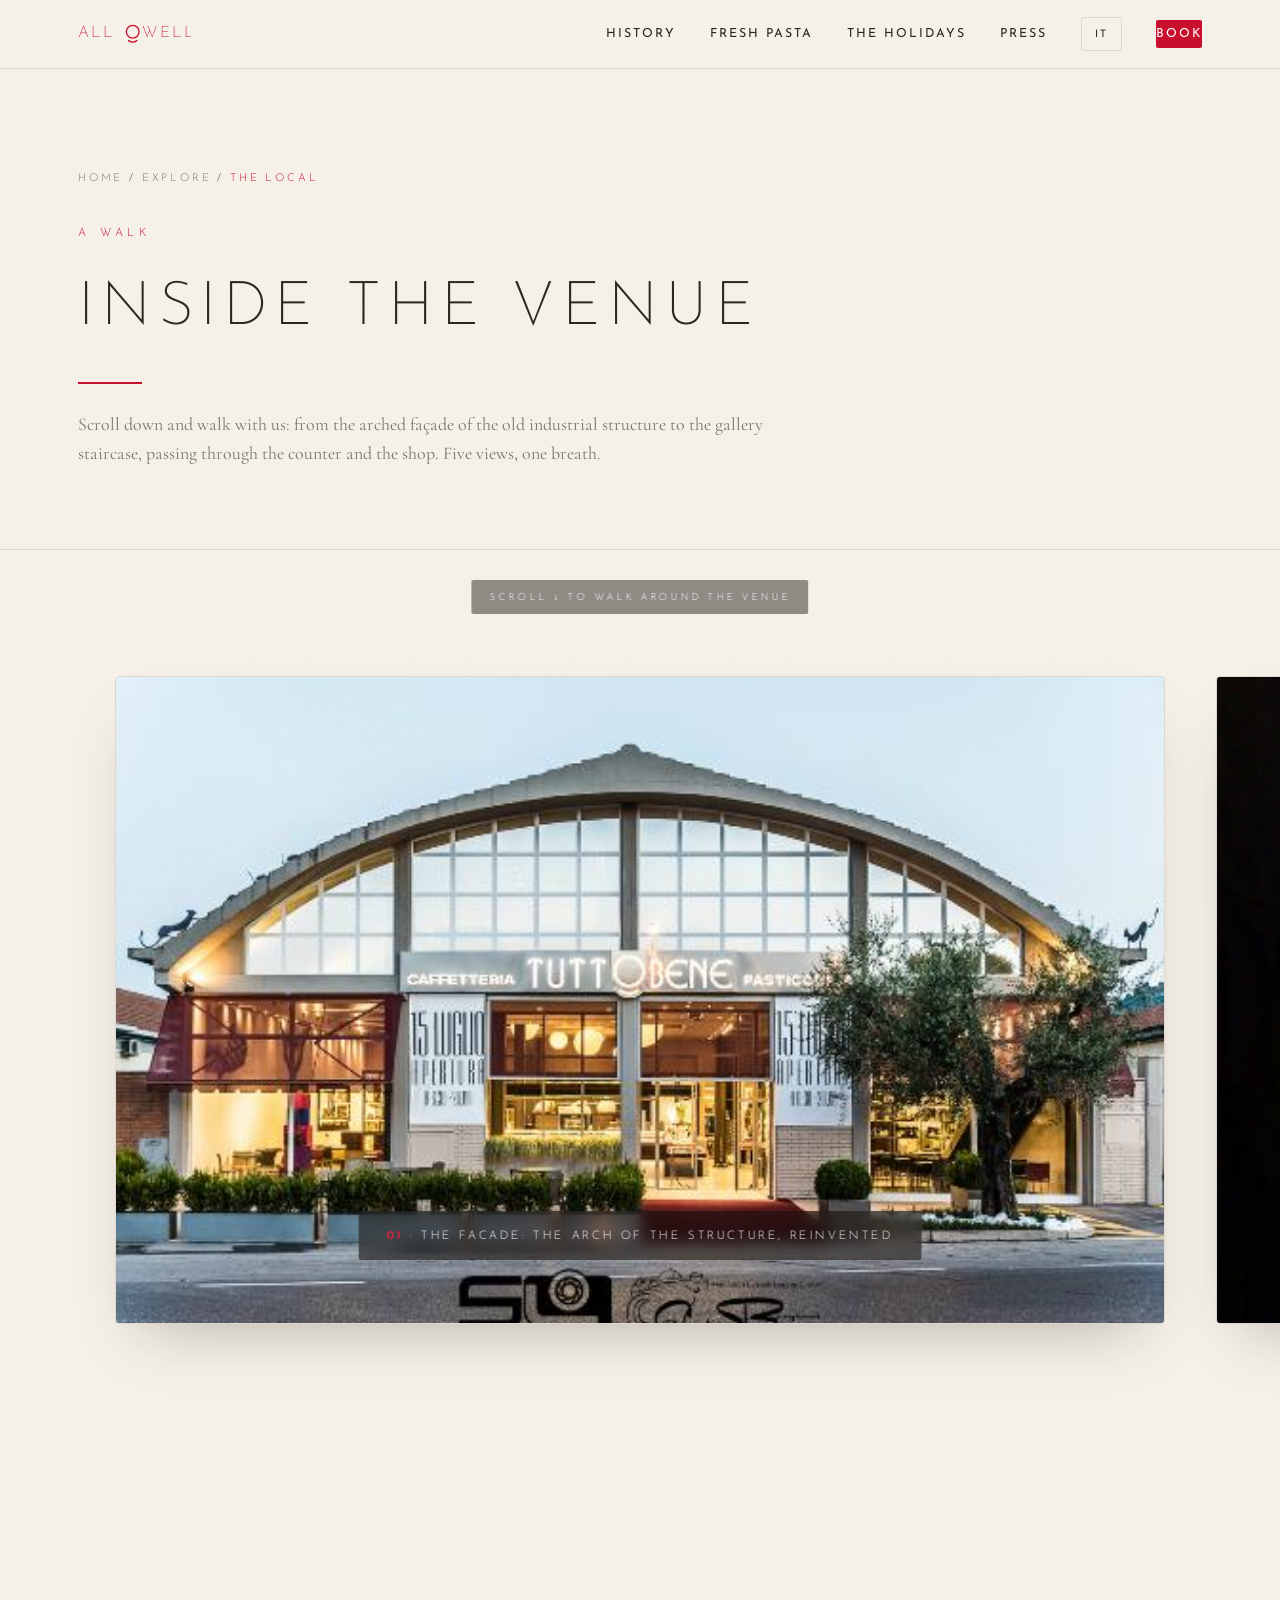
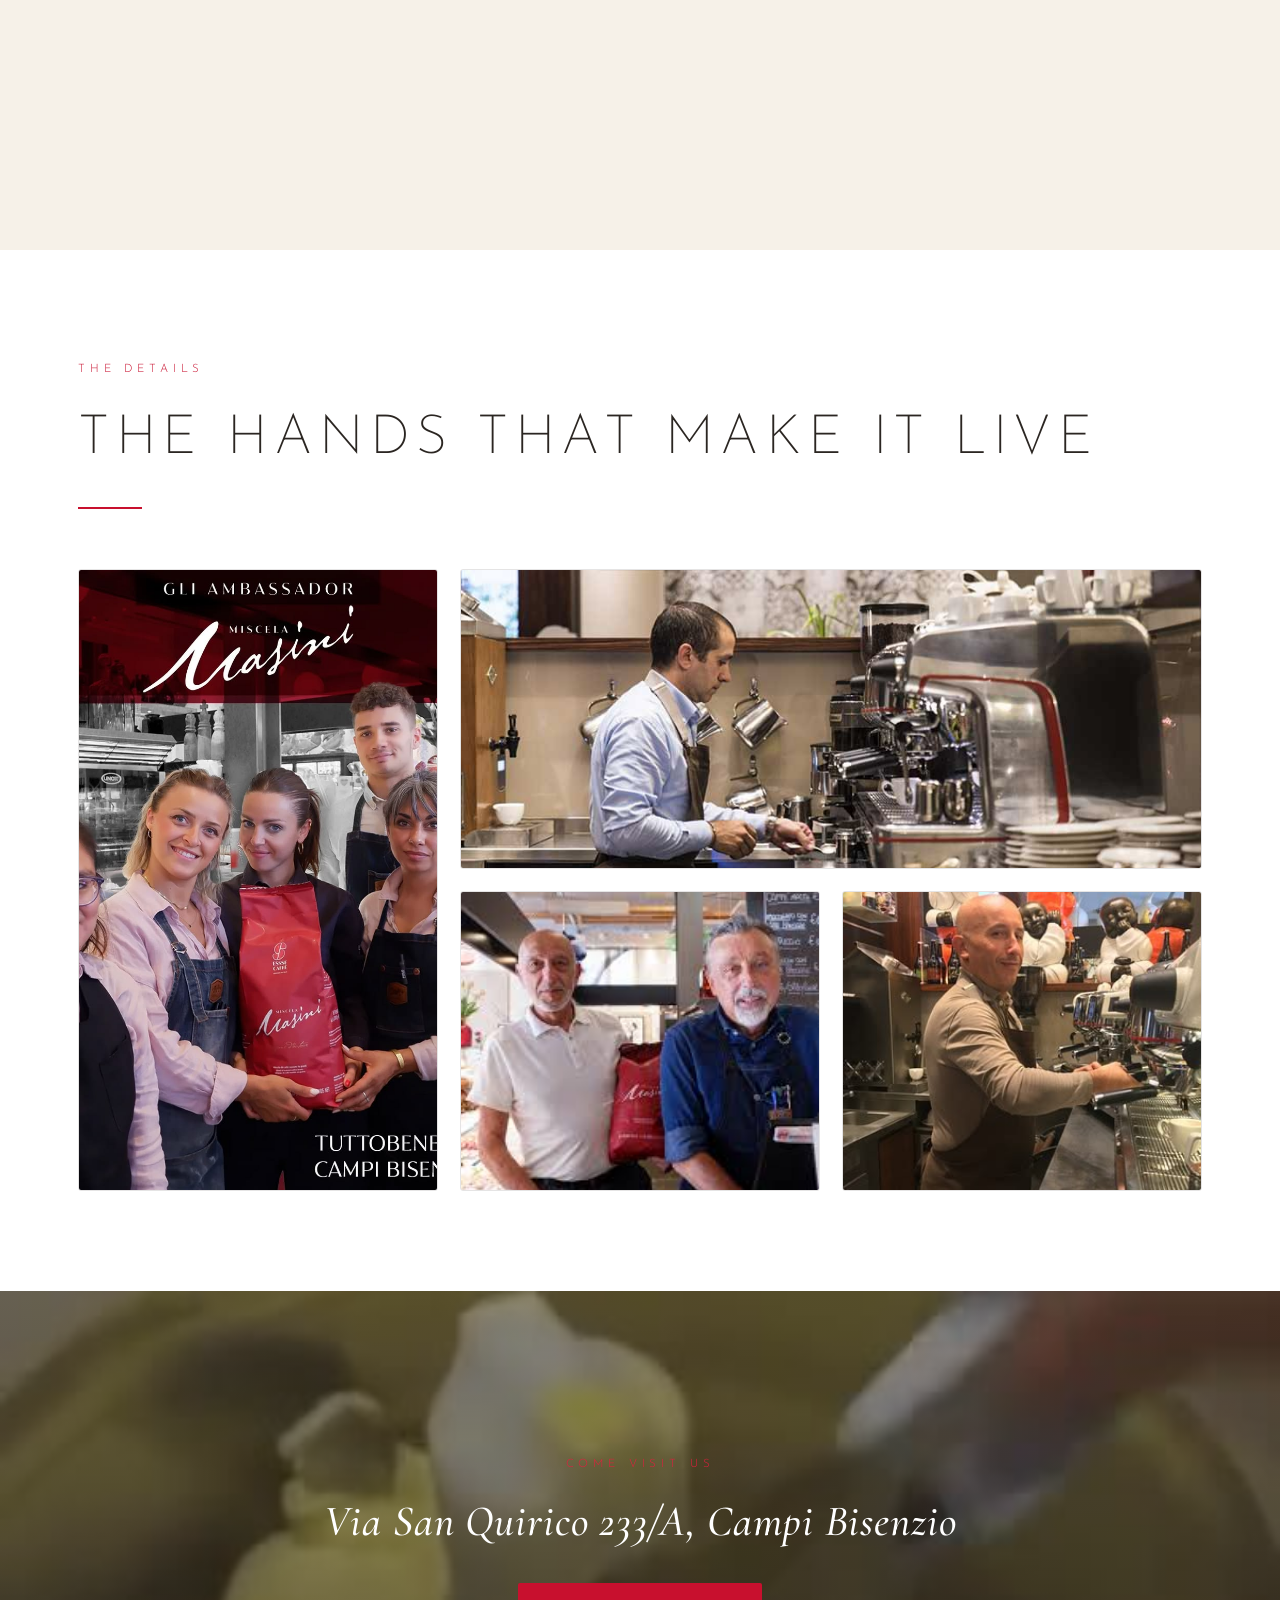
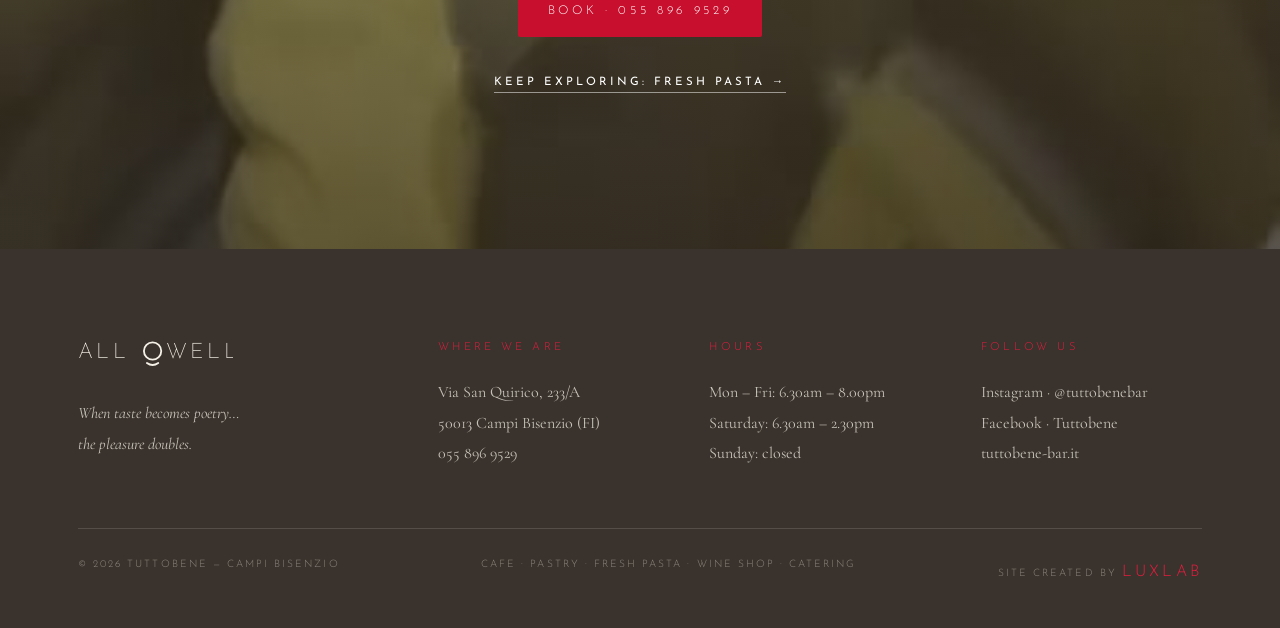
<file: en/locale.html>
<!DOCTYPE html>

<html lang="en">
<head>
<meta charset="utf-8"/>
<meta content="width=device-width, initial-scale=1.0, maximum-scale=1.0, user-scalable=no" name="viewport"/>
<title>The Local — Tuttobene Campi Bisenzio</title>
<link href="https://fonts.googleapis.com" rel="preconnect"/>
<link crossorigin="" href="https://fonts.gstatic.com" rel="preconnect"/>
<link href="https://fonts.googleapis.com/css2?family=Josefin+Sans:wght@100;200;300;400;600&amp;family=Cormorant+Garamond:ital,wght@0,400;0,500;0,600;1,400;1,500&amp;display=swap" rel="stylesheet"/>
<link href="../style.css?v=10" rel="stylesheet"/>
</head>
<body>
<div class="progress" id="progress"></div>
<svg height="0" style="position:absolute" width="0">
<defs>
<g id="tb-logo">
<text fill="currentColor" font-family="'Josefin Sans',sans-serif" font-size="64" font-weight="200" letter-spacing="10" x="0" y="58">ALL</text>
<circle cx="223.8" cy="36" fill="none" r="26" stroke="currentColor" stroke-width="5.5"></circle>
<path d="M 206.8 72 Q 223.8 84 240.8 72" fill="none" stroke="currentColor" stroke-linecap="round" stroke-width="5.5"></path>
<text fill="currentColor" font-family="'Josefin Sans',sans-serif" font-size="64" font-weight="200" letter-spacing="10" x="262.8" y="58">WELL</text>
</g>
</defs>
</svg>
<nav id="nav">
<div class="nav-inner">
<a aria-label="Tuttobene" class="nav-logo" href="index.html" style="color:var(--rosso)">
<svg viewbox="0 0 464 90"><use href="#tb-logo"></use></svg>
</a>
<div class="nav-links">
<a href="index.html#storia">History</a>
<a href="pasta.html">Fresh Pasta</a>
<a href="feste.html">The Holidays</a>
<a href="premi.html">Press</a>
<a class="lang-flag" href="../locale.html" title="Italiano">IT</a>
      <a class="nav-cta" href="index.html#catering">Book</a>
<button aria-label="Apri menu" class="burger" id="burger"><span></span><span></span><span></span></button>
</div>
</div>
</nav>
<div class="mobile-menu" id="mobileMenu">
<button aria-label="Chiudi menu" class="mm-close" id="mmClose">×</button>
<a href="index.html">Home</a>
<a href="index.html#storia">History</a>
<a href="locale.html">The Local</a>
<a href="pasta.html">Fresh Pasta</a>
<a href="feste.html">The Holidays</a>
<a href="premi.html">Awards &amp; Mentions</a>
<a href="index.html#catering">Catering</a>
<a href="../locale.html">Italiano →</a>
  <a class="mm-cta" href="index.html#catering">Book</a>
</div>
<section class="page-hero">
<div class="wrap">
<div class="breadcrumb"><a href="index.html">Home</a> / <a href="index.html#esplora">Explore</a> / <span>The Local</span></div>
<span class="label">A walk</span>
<h1>Inside the venue</h1>
<div class="rule"></div>
<p style="max-width:700px;color:var(--grigio);font-size:1.12rem;margin-top:26px">Scroll down and walk with us: from the arched façade of the old industrial structure to the gallery staircase, passing through the counter and the shop. Five views, one breath.</p>
</div>
</section>
<div class="pano" id="pano">
<div class="pano-sticky">
<div class="pano-hint">Scroll ↓ to walk around the venue</div>
<div class="pano-track">
<div class="pano-slide">
<img alt="The arched facade of Tuttobene illuminated at the blue hour" src="../img/locale-facciata.jpg"/>
<div class="pano-cap"><b>01</b> · The facade: the arch of the structure, reinvented</div>
</div>
<div class="pano-slide">
<img alt="The entrance with the shop, the windows and the paper lanterns" src="../img/locale-shop.jpg"/>
<div class="pano-cap"><b>02</b> · The entrance: shop, perfumes and paper lanterns</div>
</div>
<div class="pano-slide">
<img alt="The room seen from above with the mural of the hands" src="../img/locale-dallalto.jpg"/>
<div class="pano-cap"><b>03</b> · The room from above, under the mural of the hands</div>
</div>
<div class="pano-slide">
<img alt="The bar counter in the evening with soft lights" src="../img/locale-bancone-sera.jpg"/>
<div class="pano-cap"><b>04</b> · The counter in the evening, when the light changes</div>
</div>
<div class="pano-slide">
<img alt="The staircase with the statue and art panels" src="../img/locale-scala.jpg"/>
<div class="pano-cap"><b>05</b> · The staircase of the gallery, with its statue</div>
</div>
</div>
</div>
</div>
<section style="background:var(--bianco)">
<div class="wrap">
<div class="sec-head reveal">
<span class="label">The details</span>
<h2>The hands that make it live</h2>
<div class="rule"></div>
</div>
<div class="cat-grid stagger">
      <figure class="cat-item big">
        <img src="../img/team-brigata.jpg" alt="The Tuttobene crew with the Masini blend" loading="lazy" style="object-position:center 40%">
        <figcaption><span>01</span> The whole crew, ambassadors of the Masini blend</figcaption>
      </figure>
      <figure class="cat-item wide">
        <img src="../img/barista-macchina2.jpg" alt="The barista at work at the coffee machine" loading="lazy" style="object-position:30% center">
        <figcaption><span>02</span> At the coffee machine, where every morning begins</figcaption>
      </figure>
      <figure class="cat-item">
        <img src="../img/proprietari.jpg" alt="Marco Pasquini and Claudio Pecchioli, the founders, behind the counter" loading="lazy">
        <figcaption><span>03</span> Marco and Claudio, the founders — behind the counter since 1982</figcaption>
      </figure>
      <figure class="cat-item">
        <img src="../img/barista-sorriso.jpg" alt="The barista smiling behind the coffee machine" loading="lazy" style="object-position:center 30%">
        <figcaption><span>04</span> A smile first: the kind of service that feels like home</figcaption>
      </figure>
    </div>
</div>
</section>
<section class="cinema">
  <video src="../videos/locale2.mp4" poster="../videos/posters/locale2.jpg" autoplay muted loop playsinline></video>
  <div class="cinema-inner reveal">
    <span class="label">Come visit us</span>
    <h2>Via San Quirico 233/A, Campi Bisenzio</h2>
    <a class="cat-cta" href="index.html#catering">Book &middot; 055 896 9529</a>
    <div style="margin-top:26px"><a href="pasta.html" style="color:#fff;font-family:'Josefin Sans',sans-serif;font-size:.72rem;letter-spacing:.26em;text-transform:uppercase;text-decoration:none;border-bottom:1px solid rgba(255,255,255,.5);padding-bottom:4px">Keep exploring: Fresh Pasta →</a></div>
  </div>
</section>
<footer>
<div class="wrap">
<div class="foot-grid">
<div>
<div class="foot-logo" style="color:#F6F1E8">
<svg viewbox="0 0 464 90"><use href="#tb-logo"></use></svg>
</div>
<p style="font-style:italic">When taste becomes poetry…<br/>the pleasure doubles.</p>
</div>
<div>
<h4>Where we are</h4>
<p>Via San Quirico, 233/A<br/>50013 Campi Bisenzio (FI)</p>
<p><a href="tel:+390558969529">055 896 9529</a></p>
</div>
<div>
<h4>Hours</h4>
<p>Mon – Fri: 6.30am – 8.00pm<br/>Saturday: 6.30am – 2.30pm<br/>Sunday: closed</p>
</div>
<div>
<h4>Follow us</h4>
<p><a href="https://www.instagram.com/tuttobenebar/" rel="noopener" target="_blank">Instagram · @tuttobenebar</a><br/>
<a href="https://www.facebook.com/tuttobenebar/" rel="noopener" target="_blank">Facebook · Tuttobene</a><br/>
<a href="https://www.tuttobene-bar.it" rel="noopener" target="_blank">tuttobene-bar.it</a></p>
</div>
</div>
<div class="foot-bottom">
<span>© 2026 Tuttobene — Campi Bisenzio</span>
<span>Cafe · Pastry · Fresh Pasta · Wine shop · Catering</span>
<span>Site created by <a href="https://luxlab.it" rel="noopener" class="lux-pulse" style="color:var(--rosso-vivo);text-decoration:none;letter-spacing:.2em" target="_blank">LUXLAB</a></span>
</div>
</div>
</footer>
<script src="../script.js?v=10"></script>
</body>
</html>
</file>
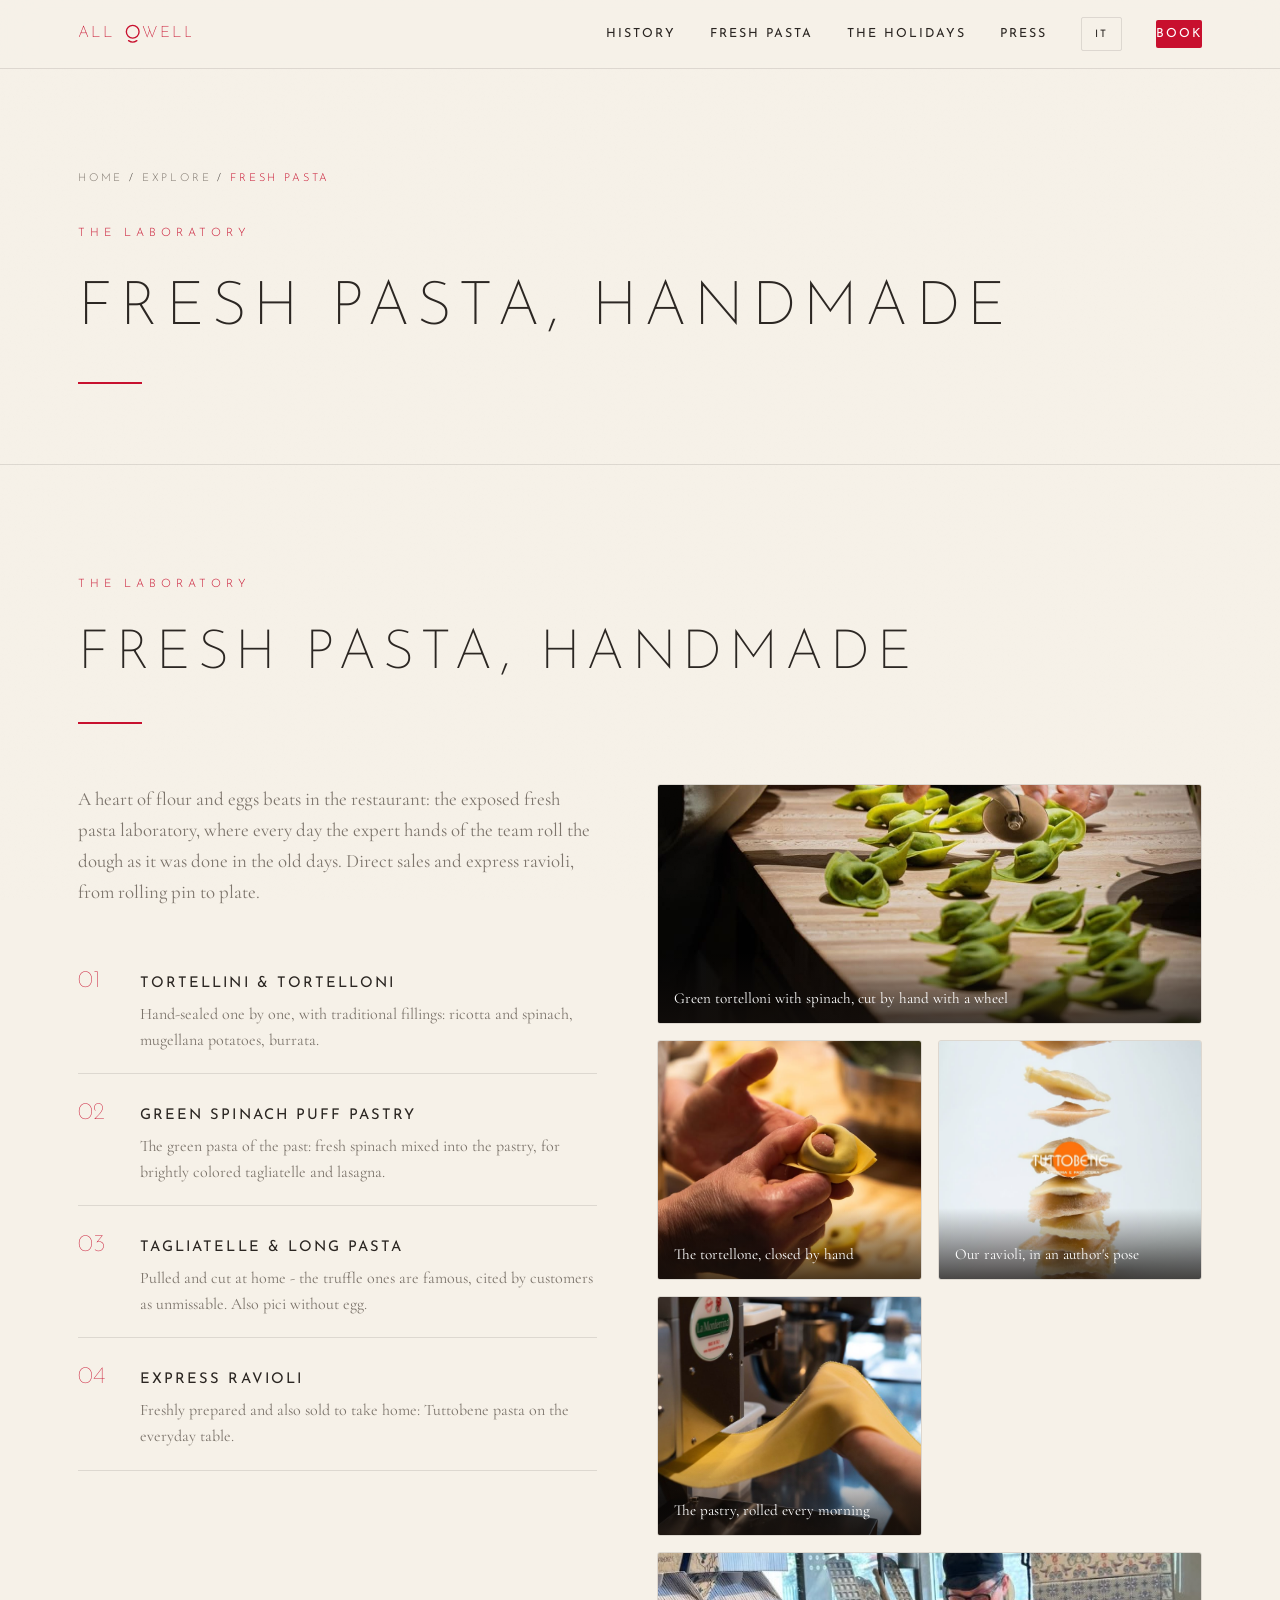
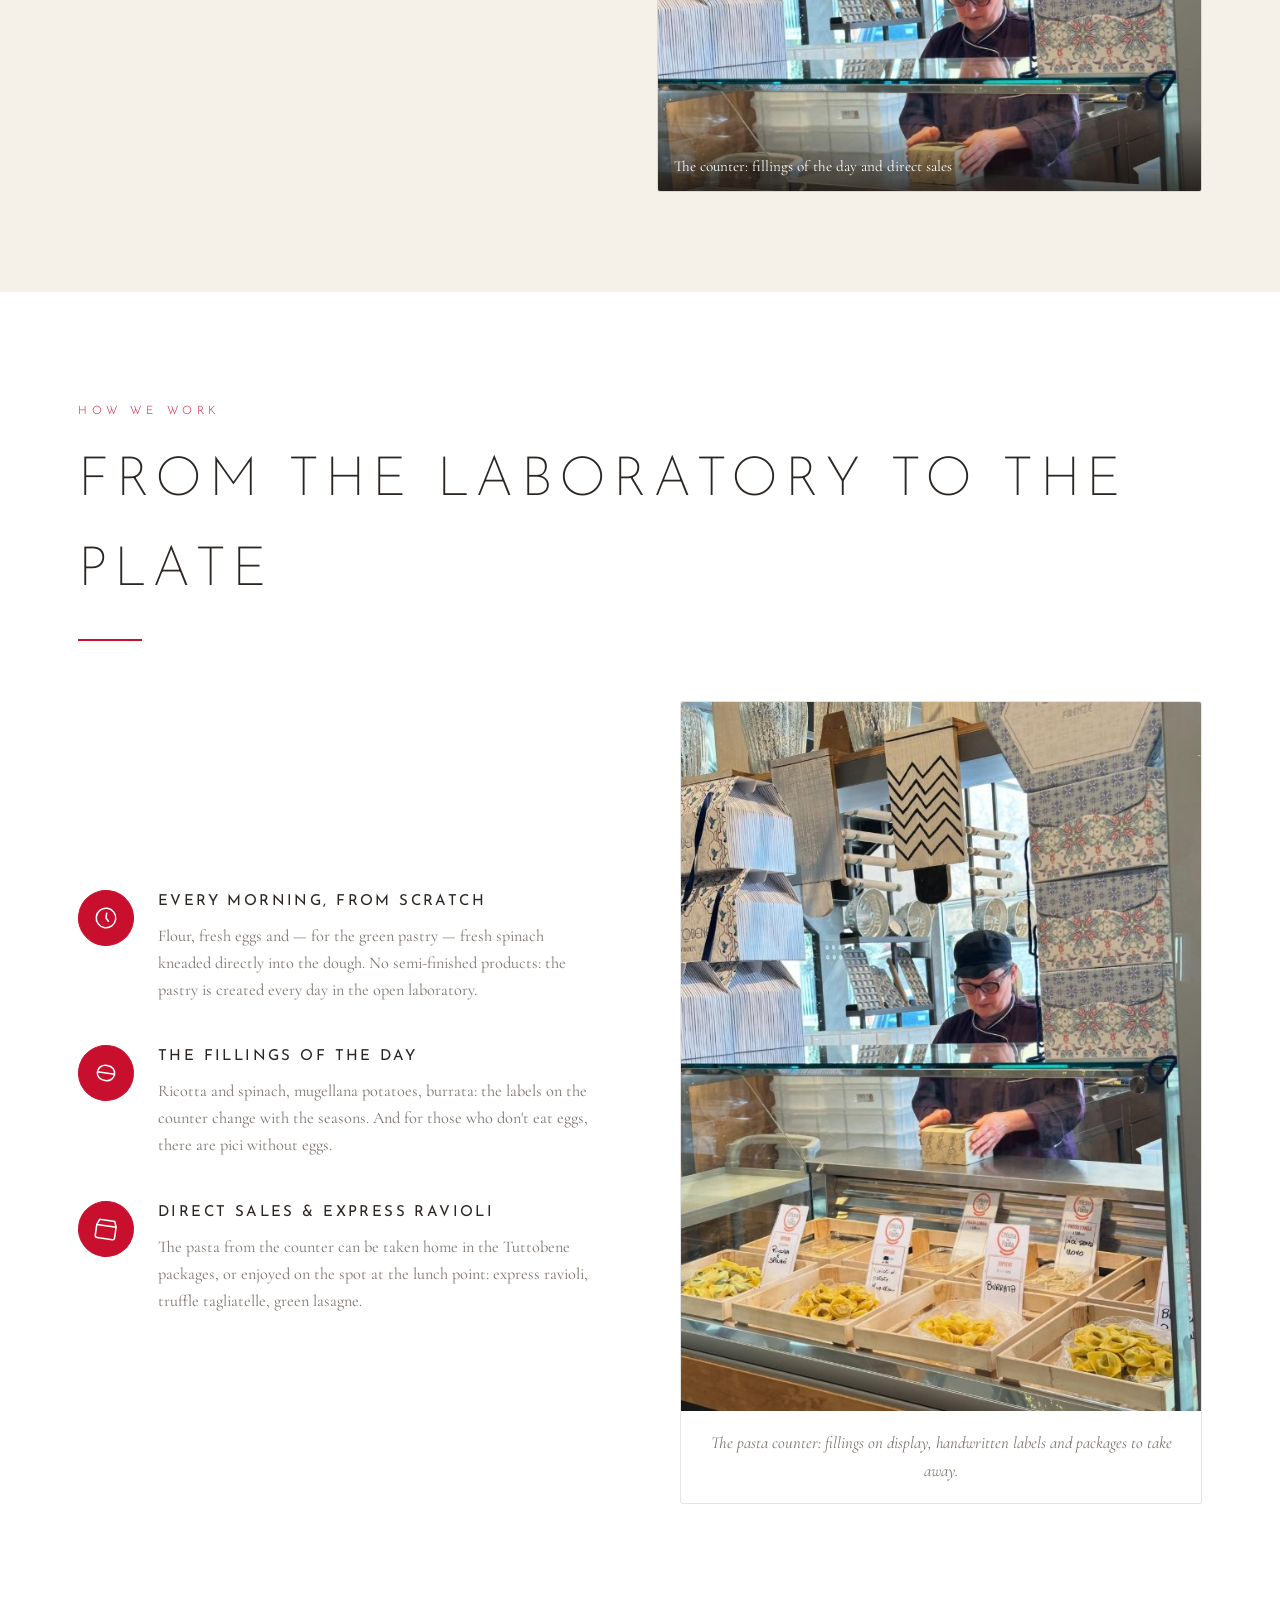
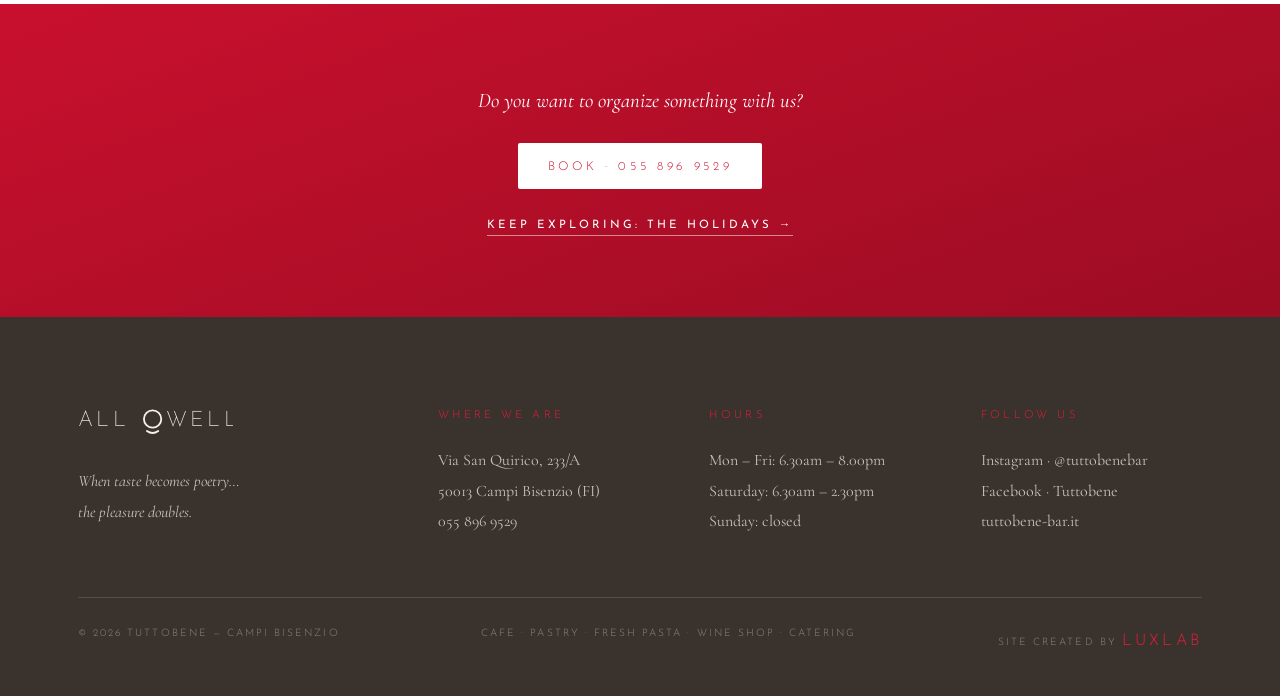
<file: en/pasta.html>
<!DOCTYPE html>

<html lang="en">
<head>
<meta charset="utf-8"/>
<meta content="width=device-width, initial-scale=1.0, maximum-scale=1.0, user-scalable=no" name="viewport"/>
<title>Fresh Pasta — Tuttobene Campi Bisenzio</title>
<link href="https://fonts.googleapis.com" rel="preconnect"/>
<link crossorigin="" href="https://fonts.gstatic.com" rel="preconnect"/>
<link href="https://fonts.googleapis.com/css2?family=Josefin+Sans:wght@100;200;300;400;600&amp;family=Cormorant+Garamond:ital,wght@0,400;0,500;0,600;1,400;1,500&amp;display=swap" rel="stylesheet"/>
<link href="../style.css?v=10" rel="stylesheet"/>
</head>
<body>
<div class="progress" id="progress"></div>
<svg height="0" style="position:absolute" width="0">
<defs>
<g id="tb-logo">
<text fill="currentColor" font-family="'Josefin Sans',sans-serif" font-size="64" font-weight="200" letter-spacing="10" x="0" y="58">ALL</text>
<circle cx="223.8" cy="36" fill="none" r="26" stroke="currentColor" stroke-width="5.5"></circle>
<path d="M 206.8 72 Q 223.8 84 240.8 72" fill="none" stroke="currentColor" stroke-linecap="round" stroke-width="5.5"></path>
<text fill="currentColor" font-family="'Josefin Sans',sans-serif" font-size="64" font-weight="200" letter-spacing="10" x="262.8" y="58">WELL</text>
</g>
</defs>
</svg>
<nav id="nav">
<div class="nav-inner">
<a aria-label="Tuttobene" class="nav-logo" href="index.html" style="color:var(--rosso)">
<svg viewbox="0 0 464 90"><use href="#tb-logo"></use></svg>
</a>
<div class="nav-links">
<a href="index.html#storia">History</a>
<a href="pasta.html">Fresh Pasta</a>
<a href="feste.html">The Holidays</a>
<a href="premi.html">Press</a>
<a class="lang-flag" href="../pasta.html" title="Italiano">IT</a>
      <a class="nav-cta" href="index.html#catering">Book</a>
<button aria-label="Apri menu" class="burger" id="burger"><span></span><span></span><span></span></button>
</div>
</div>
</nav>
<div class="mobile-menu" id="mobileMenu">
<button aria-label="Chiudi menu" class="mm-close" id="mmClose">×</button>
<a href="index.html">Home</a>
<a href="index.html#storia">History</a>
<a href="locale.html">The Local</a>
<a href="pasta.html">Fresh Pasta</a>
<a href="feste.html">The Holidays</a>
<a href="premi.html">Awards &amp; Mentions</a>
<a href="index.html#catering">Catering</a>
<a href="../pasta.html">Italiano →</a>
  <a class="mm-cta" href="index.html#catering">Book</a>
</div>
<section class="page-hero">
<div class="wrap">
<div class="breadcrumb"><a href="index.html">Home</a> / <a href="index.html#esplora">Explore</a> / <span>Fresh Pasta</span></div>
<span class="label">The laboratory</span>
<h1>Fresh Pasta, handmade</h1>
<div class="rule"></div>
</div>
</section>
<section id="pasta">
<div class="wrap">
<div class="sec-head reveal">
<span class="label">The laboratory</span>
<h2>Fresh pasta, handmade</h2>
<div class="rule"></div>
</div>
<div class="pasta-grid">
<div class="reveal">
<p style="font-size:1.18rem;color:var(--grigio);max-width:520px">A heart of flour and eggs beats in the restaurant: the exposed fresh pasta laboratory, where every day the expert hands of the team roll the dough as it was done in the old days. Direct sales and express ravioli, from rolling pin to plate.</p>
<ul class="pasta-list">
<li><span class="n">01</span><div><h3>Tortellini &amp; Tortelloni</h3><p>Hand-sealed one by one, with traditional fillings: ricotta and spinach, mugellana potatoes, burrata.</p></div></li>
<li><span class="n">02</span><div><h3>Green spinach puff pastry</h3><p>The green pasta of the past: fresh spinach mixed into the pastry, for brightly colored tagliatelle and lasagna.</p></div></li>
<li><span class="n">03</span><div><h3>Tagliatelle &amp; long pasta</h3><p>Pulled and cut at home - the truffle ones are famous, cited by customers as unmissable. Also pici without egg.</p></div></li>
<li><span class="n">04</span><div><h3>Express ravioli</h3><p>Freshly prepared and also sold to take home: Tuttobene pasta on the everyday table.</p></div></li>
</ul>
</div>
<div class="pasta-photos reveal">
<figure class="pp big"><img alt="Green tortelloni with spinach cut by hand with a wheel" loading="lazy" src="../img/tortelloni-verdi.jpg"/><figcaption>Green tortelloni with spinach, cut by hand with a wheel</figcaption></figure>
<figure class="pp"><img alt="Tortellone closed by hand in the laboratory" loading="lazy" src="../img/tortellone-mani.jpg"/><figcaption>The tortellone, closed by hand</figcaption></figure>
<figure class="pp"><img alt="The Tuttobene ravioli balanced with the logo" loading="lazy" src="../img/pasta-tuttobene-art.jpg"/><figcaption>Our ravioli, in an author's pose</figcaption></figure>
<figure class="pp"><img alt="The freshly rolled pastry" loading="lazy" src="../img/sfoglia-macchina.png"/><figcaption>The pastry, rolled every morning</figcaption></figure>
<figure class="pp big"><img alt="The fresh pasta counter with the fillings of the day" loading="lazy" src="../img/banco-pasta.png"/><figcaption>The counter: fillings of the day and direct sales</figcaption></figure>
</div>
</div>
</div>
</section>
<section style="background:var(--bianco)">
<div class="wrap">
<div class="sec-head reveal">
<span class="label">How we work</span>
<h2>From the laboratory to the plate</h2>
<div class="rule"></div>
</div>
<div class="craft-grid">
<div>
<div class="craft-item reveal">
<div class="craft-ico"><svg viewbox="0 0 24 24"><circle cx="12" cy="12" r="9"></circle><path d="M12 7v5l3 3"></path></svg></div>
<div>
<h3>Every morning, from scratch</h3>
<p>Flour, fresh eggs and — for the green pastry — fresh spinach kneaded directly into the dough. No semi-finished products: the pastry is created every day in the open laboratory.</p>
</div>
</div>
<div class="craft-item reveal">
<div class="craft-ico"><svg viewbox="0 0 24 24"><path d="M4 12h16M4 12c0-4 3-7 8-7s8 3 8 7M4 12c0 4 3 7 8 7s8-3 8-7"></path></svg></div>
<div>
<h3>The fillings of the day</h3>
<p>Ricotta and spinach, mugellana potatoes, burrata: the labels on the counter change with the seasons. And for those who don't eat eggs, there are pici without eggs.</p>
</div>
</div>
<div class="craft-item reveal">
<div class="craft-ico"><svg viewbox="0 0 24 24"><path d="M3 9h18v10a2 2 0 0 1-2 2H5a2 2 0 0 1-2-2V9zM3 9l2-5h14l2 5"></path></svg></div>
<div>
<h3>Direct sales &amp; express ravioli</h3>
<p>The pasta from the counter can be taken home in the Tuttobene packages, or enjoyed on the spot at the lunch point: express ravioli, truffle tagliatelle, green lasagne.</p>
</div>
</div>
</div>
<figure class="arte-photo reveal">
<img alt="The fresh pasta counter with the fillings of the day and packages" loading="lazy" src="../img/banco-pasta.png"/>
<figcaption>The pasta counter: fillings on display, handwritten labels and packages to take away.</figcaption>
</figure>
</div>
</div>
</section>
<section style="background:linear-gradient(160deg,var(--rosso) 0%, #9c0c23 100%);padding:80px 0;text-align:center">
<div class="wrap">
<p style="color:#fff;font-size:1.3rem;font-style:italic;margin-bottom:30px">Do you want to organize something with us?</p>
<a class="cat-cta" href="index.html#prenota" style="background:#fff;color:var(--rosso)">Book · 055 896 9529</a>
    <div style="margin-top:26px"><a href="feste.html" style="color:#fff;font-family:'Josefin Sans',sans-serif;font-size:.72rem;letter-spacing:.26em;text-transform:uppercase;text-decoration:none;border-bottom:1px solid rgba(255,255,255,.5);padding-bottom:4px">Keep exploring: The Holidays →</a></div>
</div>
</section>
<footer>
<div class="wrap">
<div class="foot-grid">
<div>
<div class="foot-logo" style="color:#F6F1E8">
<svg viewbox="0 0 464 90"><use href="#tb-logo"></use></svg>
</div>
<p style="font-style:italic">When taste becomes poetry…<br/>the pleasure doubles.</p>
</div>
<div>
<h4>Where we are</h4>
<p>Via San Quirico, 233/A<br/>50013 Campi Bisenzio (FI)</p>
<p><a href="tel:+390558969529">055 896 9529</a></p>
</div>
<div>
<h4>Hours</h4>
<p>Mon – Fri: 6.30am – 8.00pm<br/>Saturday: 6.30am – 2.30pm<br/>Sunday: closed</p>
</div>
<div>
<h4>Follow us</h4>
<p><a href="https://www.instagram.com/tuttobenebar/" rel="noopener" target="_blank">Instagram · @tuttobenebar</a><br/>
<a href="https://www.facebook.com/tuttobenebar/" rel="noopener" target="_blank">Facebook · Tuttobene</a><br/>
<a href="https://www.tuttobene-bar.it" rel="noopener" target="_blank">tuttobene-bar.it</a></p>
</div>
</div>
<div class="foot-bottom">
<span>© 2026 Tuttobene — Campi Bisenzio</span>
<span>Cafe · Pastry · Fresh Pasta · Wine shop · Catering</span>
<span>Site created by <a href="https://luxlab.it" rel="noopener" class="lux-pulse" style="color:var(--rosso-vivo);text-decoration:none;letter-spacing:.2em" target="_blank">LUXLAB</a></span>
</div>
</div>
</footer>
<script src="../script.js?v=10"></script>
</body>
</html>
</file>
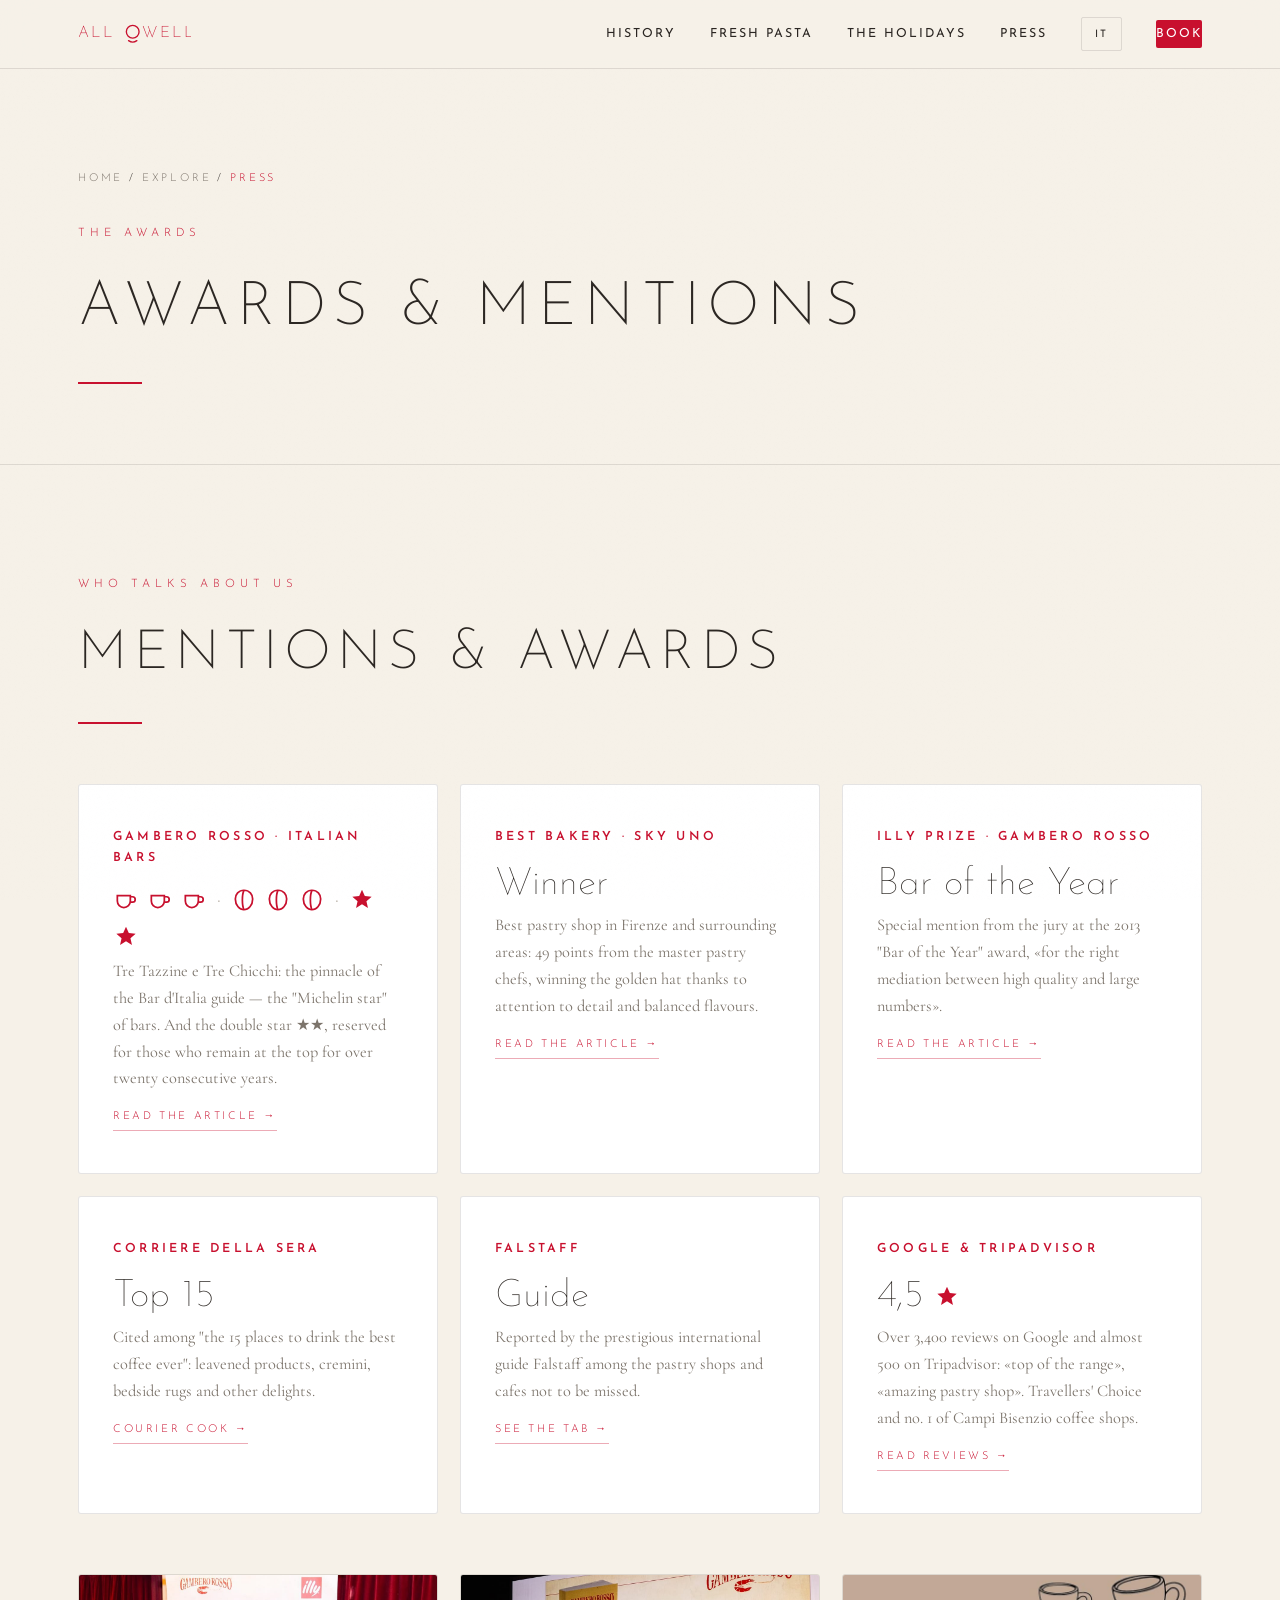
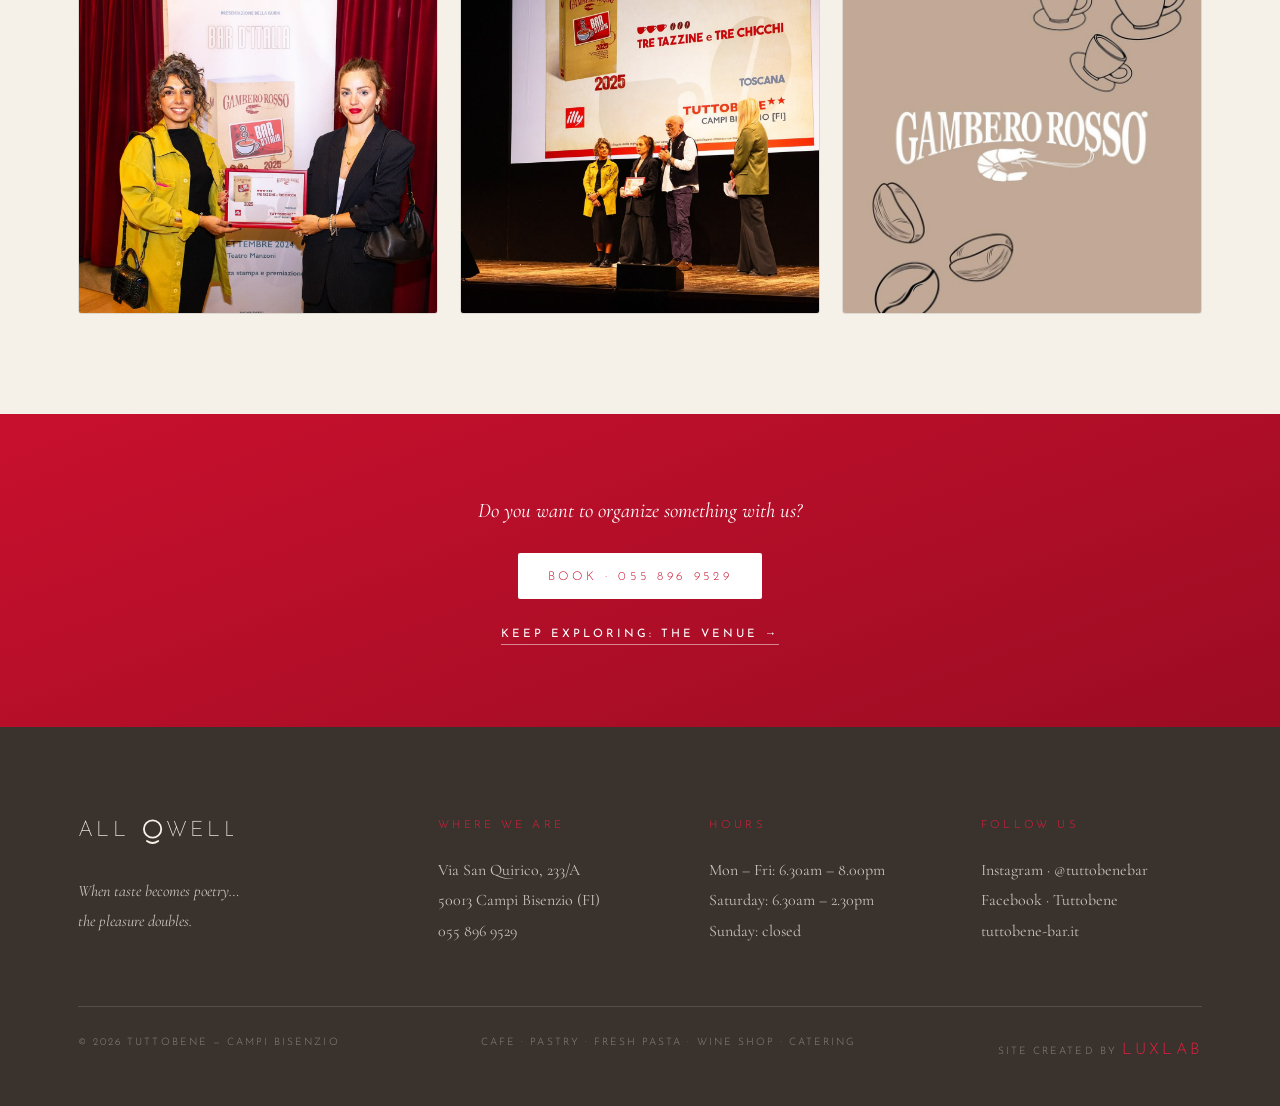
<file: en/premi.html>
<!DOCTYPE html>

<html lang="en">
<head>
<meta charset="utf-8"/>
<meta content="width=device-width, initial-scale=1.0, maximum-scale=1.0, user-scalable=no" name="viewport"/>
<title>Awards &amp; Mentions — Tuttobene Campi Bisenzio</title>
<link href="https://fonts.googleapis.com" rel="preconnect"/>
<link crossorigin="" href="https://fonts.gstatic.com" rel="preconnect"/>
<link href="https://fonts.googleapis.com/css2?family=Josefin+Sans:wght@100;200;300;400;600&amp;family=Cormorant+Garamond:ital,wght@0,400;0,500;0,600;1,400;1,500&amp;display=swap" rel="stylesheet"/>
<link href="../style.css?v=10" rel="stylesheet"/>
</head>
<body>
<div class="progress" id="progress"></div>
<svg height="0" style="position:absolute" width="0">
<defs>
<g id="tb-logo">
<text fill="currentColor" font-family="'Josefin Sans',sans-serif" font-size="64" font-weight="200" letter-spacing="10" x="0" y="58">ALL</text>
<circle cx="223.8" cy="36" fill="none" r="26" stroke="currentColor" stroke-width="5.5"></circle>
<path d="M 206.8 72 Q 223.8 84 240.8 72" fill="none" stroke="currentColor" stroke-linecap="round" stroke-width="5.5"></path>
<text fill="currentColor" font-family="'Josefin Sans',sans-serif" font-size="64" font-weight="200" letter-spacing="10" x="262.8" y="58">WELL</text>
</g>
</defs>
</svg>
<nav id="nav">
<div class="nav-inner">
<a aria-label="Tuttobene" class="nav-logo" href="index.html" style="color:var(--rosso)">
<svg viewbox="0 0 464 90"><use href="#tb-logo"></use></svg>
</a>
<div class="nav-links">
<a href="index.html#storia">History</a>
<a href="pasta.html">Fresh Pasta</a>
<a href="feste.html">The Holidays</a>
<a href="premi.html">Press</a>
<a class="lang-flag" href="../premi.html" title="Italiano">IT</a>
      <a class="nav-cta" href="index.html#catering">Book</a>
<button aria-label="Apri menu" class="burger" id="burger"><span></span><span></span><span></span></button>
</div>
</div>
</nav>
<div class="mobile-menu" id="mobileMenu">
<button aria-label="Chiudi menu" class="mm-close" id="mmClose">×</button>
<a href="index.html">Home</a>
<a href="index.html#storia">History</a>
<a href="locale.html">The Local</a>
<a href="pasta.html">Fresh Pasta</a>
<a href="feste.html">The Holidays</a>
<a href="premi.html">Awards &amp; Mentions</a>
<a href="index.html#catering">Catering</a>
<a href="../premi.html">Italiano →</a>
  <a class="mm-cta" href="index.html#catering">Book</a>
</div>
<section class="page-hero">
<div class="wrap">
<div class="breadcrumb"><a href="index.html">Home</a> / <a href="index.html#esplora">Explore</a> / <span>Press</span></div>
<span class="label">The awards</span>
<h1>Awards &amp; Mentions</h1>
<div class="rule"></div>
</div>
</section>
<section id="menzioni" style="background:var(--beige)">
<div class="wrap">
<div class="sec-head reveal">
<span class="label">Who talks about us</span>
<h2>Mentions &amp; Awards</h2>
<div class="rule"></div>
</div>
<div class="press-grid stagger">
<div class="press-card tilt">
<div class="src">Gambero Rosso · Italian bars</div>
<div class="chicchi">
<svg class="ico-svg" viewbox="0 0 24 24"><path d="M4 8h12v5a6 6 0 0 1-12 0V8z" fill="none" stroke="currentColor" stroke-width="1.6"></path><path d="M16 9h2a2.5 2.5 0 0 1 0 5h-2" fill="none" stroke="currentColor" stroke-width="1.6"></path></svg>
<svg class="ico-svg" viewbox="0 0 24 24"><path d="M4 8h12v5a6 6 0 0 1-12 0V8z" fill="none" stroke="currentColor" stroke-width="1.6"></path><path d="M16 9h2a2.5 2.5 0 0 1 0 5h-2" fill="none" stroke="currentColor" stroke-width="1.6"></path></svg>
<svg class="ico-svg" viewbox="0 0 24 24"><path d="M4 8h12v5a6 6 0 0 1-12 0V8z" fill="none" stroke="currentColor" stroke-width="1.6"></path><path d="M16 9h2a2.5 2.5 0 0 1 0 5h-2" fill="none" stroke="currentColor" stroke-width="1.6"></path></svg>
<span class="sep">·</span>
<svg class="ico-svg" viewbox="0 0 24 24"><path d="M12 3C7 3 4 7 4 11c0 6 4 10 8 10s8-4 8-10c0-4-3-8-8-8z" fill="none" stroke="currentColor" stroke-width="1.6"></path><path d="M12 3c-2 4-2 14 0 18" fill="none" stroke="currentColor" stroke-width="1.6"></path></svg>
<svg class="ico-svg" viewbox="0 0 24 24"><path d="M12 3C7 3 4 7 4 11c0 6 4 10 8 10s8-4 8-10c0-4-3-8-8-8z" fill="none" stroke="currentColor" stroke-width="1.6"></path><path d="M12 3c-2 4-2 14 0 18" fill="none" stroke="currentColor" stroke-width="1.6"></path></svg>
<svg class="ico-svg" viewbox="0 0 24 24"><path d="M12 3C7 3 4 7 4 11c0 6 4 10 8 10s8-4 8-10c0-4-3-8-8-8z" fill="none" stroke="currentColor" stroke-width="1.6"></path><path d="M12 3c-2 4-2 14 0 18" fill="none" stroke="currentColor" stroke-width="1.6"></path></svg>
<span class="sep">·</span>
<svg class="ico-svg" viewbox="0 0 24 24"><path d="M12 2.5l2.6 5.8 6.3.6-4.8 4.2 1.4 6.2L12 16l-5.5 3.3 1.4-6.2-4.8-4.2 6.3-.6L12 2.5z" fill="currentColor"></path></svg>
<svg class="ico-svg" viewbox="0 0 24 24"><path d="M12 2.5l2.6 5.8 6.3.6-4.8 4.2 1.4 6.2L12 16l-5.5 3.3 1.4-6.2-4.8-4.2 6.3-.6L12 2.5z" fill="currentColor"></path></svg>
</div>
<p>Tre Tazzine e Tre Chicchi: the pinnacle of the Bar d'Italia guide — the "Michelin star" of bars. And the double star ★★, reserved for those who remain at the top for over twenty consecutive years.</p>
<a class="src-link" href="https://www.intoscana.it/it/guida-bar-ditalia-i-quattro-locali-in-toscana-dove-il-caffe-e-al-top/" rel="noopener" target="_blank">Read the article →</a>
</div>
<div class="press-card tilt">
<div class="src">Best Bakery · Sky Uno</div>
<div class="big">Winner</div>
<p>Best pastry shop in Firenze and surrounding areas: 49 points from the master pastry chefs, winning the golden hat thanks to attention to detail and balanced flavours.</p>
<a class="src-link" href="https://www.firenzetoday.it/social/best-bakery-firenze-vince-tuttobene.html" rel="noopener" target="_blank">Read the article →</a>
</div>
<div class="press-card tilt">
<div class="src">Illy Prize · Gambero Rosso</div>
<div class="big">Bar of the Year</div>
<p>Special mention from the jury at the 2013 "Bar of the Year" award, «for the right mediation between high quality and large numbers».</p>
<a class="src-link" href="https://www.piananotizie.it/campi-bisenzio-tuttobene-riceve-la-menzione-speciale-del-premio-bar-dellanno/" rel="noopener" target="_blank">Read the article →</a>
</div>
<div class="press-card tilt">
<div class="src">Corriere della Sera</div>
<div class="big">Top 15</div>
<p>Cited among "the 15 places to drink the best coffee ever": leavened products, cremini, bedside rugs and other delights.</p>
<a class="src-link" href="https://www.corriere.it/cook/" rel="noopener" target="_blank">Courier Cook →</a>
</div>
<div class="press-card tilt">
<div class="src">Falstaff</div>
<div class="big">Guide</div>
<p>Reported by the prestigious international guide Falstaff among the pastry shops and cafes not to be missed.</p>
<a class="src-link" href="https://www.falstaff.com/it/pasticcerie/tuttobene" rel="noopener" target="_blank">See the tab →</a>
</div>
<div class="press-card tilt">
<div class="src">Google &amp; Tripadvisor</div>
<div class="big" style="display:flex;align-items:center;gap:10px">4,5 <svg height="26" style="color:var(--rosso)" viewbox="0 0 24 24" width="26"><path d="M12 2.5l2.6 5.8 6.3.6-4.8 4.2 1.4 6.2L12 16l-5.5 3.3 1.4-6.2-4.8-4.2 6.3-.6L12 2.5z" fill="currentColor"></path></svg></div>
<p>Over 3,400 reviews on Google and almost 500 on Tripadvisor: «top of the range», «amazing pastry shop». Travellers' Choice and no. 1 of Campi Bisenzio coffee shops.</p>
<a class="src-link" href="https://www.tripadvisor.it/Restaurant_Review-g676808-d2459313-Reviews-Bar_Pasticceria_Tuttobene-Campi_Bisenzio_Tuscany.html" rel="noopener" target="_blank">Read reviews →</a>
</div>
</div>
<div class="cat-grid stagger" style="margin-top:60px;grid-auto-rows:340px">
<figure class="cat-item">
<img alt="The presentation of the Tre Tazzine e Tre Chicchi plaque at the presentation of the Bar d'Italia guide" loading="lazy" src="../img/premiazione-targa.jpg" style="object-position:center 30%"/>
<figcaption><span>★</span> The Tre Tazzine e Tre Chicchi plate delivered to the Teatro Manzoni in Milan</figcaption>
</figure>
<figure class="cat-item">
<img alt="The Gambero Rosso awards ceremony stage with Tuttobene double star on the giant screen" loading="lazy" src="../img/premiazione-palco.jpg"/>
<figcaption><span>★★</span> On the stage of the Gambero Rosso: TUTTOBENE with the double star, the only one of the Toscana</figcaption>
</figure>
<figure class="cat-item">
<img alt="Graphic Gambero Rosso with cups and coffee beans" loading="lazy" src="../img/gambero-grafica.jpg"/>
<figcaption><span>☕</span> Cups and beans: the symbols of the excellence of Italian bars</figcaption>
</figure>
</div>
</div>
</section>
<section style="background:linear-gradient(160deg,var(--rosso) 0%, #9c0c23 100%);padding:80px 0;text-align:center">
<div class="wrap">
<p style="color:#fff;font-size:1.3rem;font-style:italic;margin-bottom:30px">Do you want to organize something with us?</p>
<a class="cat-cta" href="index.html#prenota" style="background:#fff;color:var(--rosso)">Book · 055 896 9529</a>
    <div style="margin-top:26px"><a href="locale.html" style="color:#fff;font-family:'Josefin Sans',sans-serif;font-size:.72rem;letter-spacing:.26em;text-transform:uppercase;text-decoration:none;border-bottom:1px solid rgba(255,255,255,.5);padding-bottom:4px">Keep exploring: The Venue →</a></div>
</div>
</section>
<footer>
<div class="wrap">
<div class="foot-grid">
<div>
<div class="foot-logo" style="color:#F6F1E8">
<svg viewbox="0 0 464 90"><use href="#tb-logo"></use></svg>
</div>
<p style="font-style:italic">When taste becomes poetry…<br/>the pleasure doubles.</p>
</div>
<div>
<h4>Where we are</h4>
<p>Via San Quirico, 233/A<br/>50013 Campi Bisenzio (FI)</p>
<p><a href="tel:+390558969529">055 896 9529</a></p>
</div>
<div>
<h4>Hours</h4>
<p>Mon – Fri: 6.30am – 8.00pm<br/>Saturday: 6.30am – 2.30pm<br/>Sunday: closed</p>
</div>
<div>
<h4>Follow us</h4>
<p><a href="https://www.instagram.com/tuttobenebar/" rel="noopener" target="_blank">Instagram · @tuttobenebar</a><br/>
<a href="https://www.facebook.com/tuttobenebar/" rel="noopener" target="_blank">Facebook · Tuttobene</a><br/>
<a href="https://www.tuttobene-bar.it" rel="noopener" target="_blank">tuttobene-bar.it</a></p>
</div>
</div>
<div class="foot-bottom">
<span>© 2026 Tuttobene — Campi Bisenzio</span>
<span>Cafe · Pastry · Fresh Pasta · Wine shop · Catering</span>
<span>Site created by <a href="https://luxlab.it" rel="noopener" class="lux-pulse" style="color:var(--rosso-vivo);text-decoration:none;letter-spacing:.2em" target="_blank">LUXLAB</a></span>
</div>
</div>
</footer>
<script src="../script.js?v=10"></script>
</body>
</html>
</file>
<file: style.css>
:root{
    --rosso:#C8102E; --rosso-vivo:#E81C3F;
    --beige:#F6F1E8; --beige2:#EFE8DB; --bianco:#FFFFFF;
    --testo:#2B2622; --grigio:#7C746B; --grigio-chiaro:#B9B1A7;
    --bordo:rgba(43,38,34,.12);
  }
  *{margin:0;padding:0;box-sizing:border-box}
  html{scroll-behavior:smooth}
  body{
    font-family:'Cormorant Garamond',serif;background:var(--beige);color:var(--testo);
    font-size:19px;line-height:1.65;-webkit-font-smoothing:antialiased;overflow-x:hidden;
  }
    h1,h2,h3,.sans{font-family:'Josefin Sans',sans-serif}
  .label{font-family:'Josefin Sans',sans-serif;font-weight:300;letter-spacing:.42em;text-transform:uppercase;font-size:.72rem;color:var(--rosso)}
  .wrap{max-width:1180px;margin:0 auto;padding:0 28px}
  ::selection{background:var(--rosso);color:var(--bianco)}


  .progress{position:fixed;top:0;left:0;height:3px;background:var(--rosso);z-index:1001;width:0%}

  body::after{
    content:"";position:fixed;inset:0;pointer-events:none;z-index:5;opacity:.5;
    background-image:url("data:image/svg+xml,%3Csvg xmlns='http://www.w3.org/2000/svg' width='160' height='160'%3E%3Cfilter id='n'%3E%3CfeTurbulence type='fractalNoise' baseFrequency='0.85' numOctaves='2'/%3E%3C/filter%3E%3Crect width='160' height='160' filter='url(%23n)' opacity='0.03'/%3E%3C/svg%3E");
  }

  nav{position:fixed;top:0;left:0;right:0;z-index:100;background:rgba(246,241,232,.82);backdrop-filter:blur(16px);border-bottom:1px solid var(--bordo);transition:transform .4s}
  nav.hidden{transform:translateY(-100%)}
  .nav-inner{display:flex;align-items:center;justify-content:space-between;height:68px;max-width:1180px;margin:0 auto;padding:0 28px}
  .nav-logo svg{height:22px;display:block}
  .nav-links{display:flex;gap:34px;align-items:center}
  .nav-links a{font-family:'Josefin Sans',sans-serif;font-weight:400;font-size:.78rem;letter-spacing:.16em;text-transform:uppercase;color:var(--testo);text-decoration:none;position:relative;padding:4px 0;transition:color .3s}
  .nav-links a::after{content:"";position:absolute;left:0;bottom:0;width:0;height:1px;background:var(--rosso);transition:width .35s}
  .nav-links a:hover::after{width:100%}
  .nav-links a:hover{color:var(--rosso)}
  .nav-cta{background:var(--rosso)!important;color:var(--bianco)!important;padding:12px 22px 10px;border-radius:2px;transition:background .3s,box-shadow .3s!important}
  .nav-cta:hover{background:var(--rosso-vivo)!important;box-shadow:0 8px 26px -8px rgba(200,16,46,.55)}
  .nav-cta::after{display:none}

  @media(max-width:680px){.nav-links a:not(.nav-cta){display:none}}

  header{min-height:calc(100vh - 79px);display:flex;flex-direction:column;justify-content:center;position:relative;overflow:hidden;background:var(--beige)}
  .hero-glow{position:absolute;width:1100px;height:1100px;border-radius:50%;background:radial-gradient(circle, rgba(200,16,46,.09), transparent 60%);top:-420px;left:50%;transform:translateX(-50%);animation:breathe 7s ease-in-out infinite}
  @keyframes breathe{0%,100%{opacity:.7;transform:translateX(-50%) scale(1)}50%{opacity:1;transform:translateX(-50%) scale(1.08)}}
  .hero-ring{position:absolute;border:1px solid rgba(43,38,34,.07);border-radius:50%;top:50%;left:50%;transform:translate(-50%,-50%);animation:spin 60s linear infinite}
  .hero-ring.r1{width:60vmin;height:60vmin}
  .hero-ring.r2{width:84vmin;height:84vmin;animation-duration:90s;animation-direction:reverse}
  @keyframes spin{to{transform:translate(-50%,-50%) rotate(360deg)}}
  .hero-ring::before{content:"";position:absolute;top:-4px;left:50%;width:7px;height:7px;border-radius:50%;background:var(--rosso)}
  .hero-inner{position:relative;z-index:3;text-align:center;padding:90px 28px 40px;perspective:900px}
  .hero-logo{max-width:780px;width:94%;margin:0 auto 4px;color:var(--rosso);animation:heroIn 1.4s cubic-bezier(.16,1,.3,1) .2s both;transform-style:preserve-3d;will-change:transform}
  @keyframes heroIn{from{opacity:0;transform:translateY(50px) rotateX(18deg)}to{opacity:1;transform:none}}
  .hero-motto{font-style:italic;font-size:clamp(1.4rem,3vw,2.05rem);color:var(--testo);animation:fadeUp 1.2s .9s both}
  .hero-motto em{color:var(--rosso);font-style:italic}
  .hero-sub{margin-top:18px;font-family:'Josefin Sans',sans-serif;font-weight:300;letter-spacing:.34em;text-transform:uppercase;font-size:.76rem;color:var(--grigio);animation:fadeUp 1.2s 1.1s both}
  .hero-badges{display:flex;gap:14px;justify-content:center;flex-wrap:wrap;margin-top:48px;animation:fadeUp 1.2s 1.3s both}
  .badge{border:1px solid var(--bordo);background:var(--bianco);padding:14px 22px 12px;border-radius:2px;font-family:'Josefin Sans',sans-serif;font-weight:300;font-size:.7rem;letter-spacing:.18em;text-transform:uppercase;color:var(--testo);transition:transform .35s,border-color .35s,box-shadow .35s}
  .badge:hover{transform:translateY(-5px);border-color:rgba(200,16,46,.5);box-shadow:0 16px 32px -18px rgba(43,38,34,.3)}
  .badge b{color:var(--rosso);font-weight:600}
  .scroll-hint{display:none;position:absolute;bottom:30px;left:50%;transform:translateX(-50%);z-index:3;width:1px;height:60px;background:linear-gradient(var(--rosso),transparent);animation:pulse 2.2s infinite}
  @keyframes fadeUp{from{opacity:0;transform:translateY(28px)}to{opacity:1;transform:none}}
  @keyframes pulse{0%,100%{opacity:.25}50%{opacity:1}}

  .marquee{overflow:hidden;border-top:1px solid var(--bordo);border-bottom:1px solid var(--bordo);background:var(--bianco);padding:22px 0;position:relative;z-index:2}
  .marquee-track{display:flex;width:max-content;animation:scrollX 30s linear infinite}
  .marquee:hover .marquee-track{animation-play-state:paused}
  .marquee span{font-family:'Josefin Sans',sans-serif;font-weight:200;font-size:1.5rem;letter-spacing:.4em;text-transform:uppercase;white-space:nowrap;padding:0 34px;color:var(--testo)}
  .marquee span.alt{color:transparent;-webkit-text-stroke:1px rgba(200,16,46,.8)}
  @keyframes scrollX{to{transform:translateX(-50%)}}

  section{padding:100px 0;position:relative}
  .sec-head{margin-bottom:60px}
  .sec-head h2{font-weight:200;font-size:clamp(2rem,4.6vw,3.4rem);letter-spacing:.12em;text-transform:uppercase;margin-top:14px;color:var(--testo)}
  .rule{width:64px;height:2px;background:var(--rosso);margin-top:22px;transform-origin:left;transform:scaleX(0);transition:transform 1s .3s}
  .in .rule{transform:scaleX(1)}

  #storia{background:var(--bianco)}
  .timeline{position:relative;margin-top:20px}
  .timeline::before{content:"";position:absolute;left:9px;top:6px;bottom:6px;width:1px;background:linear-gradient(rgba(200,16,46,.6),rgba(200,16,46,.05))}
  .t-item{position:relative;padding:0 0 58px 56px}
  .t-item:last-child{padding-bottom:0}
  .t-item::before{content:"";position:absolute;left:3px;top:8px;width:13px;height:13px;border-radius:50%;border:1px solid var(--rosso);background:var(--bianco);transition:background .4s,box-shadow .4s}
  .t-item:hover::before{background:var(--rosso);box-shadow:0 0 16px rgba(200,16,46,.45)}
  .t-year{font-family:'Josefin Sans',sans-serif;font-weight:100;font-size:2.5rem;color:var(--rosso);letter-spacing:.06em;line-height:1}
  .t-item h3{font-weight:400;letter-spacing:.2em;text-transform:uppercase;font-size:.92rem;margin:14px 0 12px;color:var(--testo)}
  .t-item p{color:var(--grigio);max-width:640px;font-size:1.08rem}
  .locale-wide{margin:70px 0 0;border:1px solid var(--bordo);border-radius:3px;overflow:hidden}
  .locale-wide img{width:100%;display:block;max-height:520px;object-fit:cover}
  .locale-wide figcaption{padding:16px 22px;font-style:italic;color:var(--grigio);font-size:1.02rem;background:var(--bianco)}
  .quote-block{margin-top:70px;border-left:2px solid var(--rosso);padding:8px 0 8px 36px}
  .quote-block p{font-style:italic;font-size:clamp(1.3rem,2.6vw,1.85rem);max-width:780px;line-height:1.5;color:var(--testo)}
  .quote-block cite{display:block;margin-top:18px;font-style:normal;font-family:'Josefin Sans',sans-serif;font-weight:300;font-size:.72rem;letter-spacing:.3em;text-transform:uppercase;color:var(--rosso)}

  .press-grid{display:grid;grid-template-columns:repeat(auto-fit,minmax(280px,1fr));gap:22px}
  .press-card{background:var(--bianco);border:1px solid var(--bordo);border-radius:3px;padding:42px 34px;position:relative;overflow:hidden;transform-style:preserve-3d;will-change:transform;transition:border-color .4s,box-shadow .4s}
  .press-card::before{content:"";position:absolute;inset:0;opacity:0;transition:opacity .5s;pointer-events:none;background:radial-gradient(560px circle at var(--mx,50%) var(--my,50%), rgba(200,16,46,.08), transparent 45%)}
  .press-card:hover{border-color:rgba(200,16,46,.45);box-shadow:0 30px 56px -32px rgba(43,38,34,.4)}
  .press-card:hover::before{opacity:1}
  .press-card .src{font-family:'Josefin Sans',sans-serif;font-weight:600;font-size:.78rem;letter-spacing:.26em;text-transform:uppercase;color:var(--rosso)}
  .press-card .big{font-family:'Josefin Sans',sans-serif;font-weight:100;font-size:2.4rem;margin:18px 0 8px;line-height:1;color:var(--testo)}
  .press-card p{color:var(--grigio);font-size:1.02rem}
  .src-link{display:inline-block;margin-top:16px;font-family:'Josefin Sans',sans-serif;font-weight:300;font-size:.68rem;letter-spacing:.24em;text-transform:uppercase;color:var(--rosso);text-decoration:none;border-bottom:1px solid rgba(200,16,46,.35);padding-bottom:4px;transition:border-color .3s,color .3s}
  .src-link:hover{color:var(--rosso-vivo);border-color:var(--rosso-vivo)}
  .chicchi{margin:16px 0 8px;display:flex;gap:8px;align-items:center;color:var(--rosso);flex-wrap:wrap}
  .chicchi .sep{color:var(--grigio-chiaro);font-size:1.2rem;margin:0 2px}
  .ico-svg{width:26px;height:26px;display:block}
  .loc-tag{display:inline-block;margin-top:16px;font-family:'Josefin Sans',sans-serif;font-weight:300;font-size:.64rem;letter-spacing:.24em;text-transform:uppercase;color:var(--bianco);background:var(--rosso);padding:7px 13px 5px;border-radius:2px}

  #team{background:var(--beige2)}
  .team-grid{display:grid;grid-template-columns:repeat(auto-fit,minmax(215px,1fr));gap:18px}
  .t-card{background:var(--bianco);border:1px solid var(--bordo);border-radius:3px;padding:28px 22px;text-align:center;transition:border-color .3s}
  .t-card:hover{border-color:rgba(200,16,46,.4)}
  .t-init{width:54px;height:54px;border-radius:50%;border:1px solid var(--rosso);display:flex;align-items:center;justify-content:center;font-family:'Josefin Sans',sans-serif;font-weight:200;font-size:1.05rem;color:var(--rosso);margin:0 auto 16px}
  .t-card h3{font-weight:400;letter-spacing:.1em;text-transform:uppercase;font-size:.92rem;color:var(--testo)}
  .t-role{font-family:'Josefin Sans',sans-serif;font-weight:300;font-size:.62rem;letter-spacing:.22em;text-transform:uppercase;color:var(--rosso);margin:7px 0 12px}
  .t-card p{color:#564f48;font-size:.96rem;line-height:1.6}

  #pasta{background:var(--beige);overflow:hidden}
  .pasta-grid{display:grid;grid-template-columns:1fr 1.05fr;gap:60px;align-items:start}
  @media(max-width:880px){.pasta-grid{grid-template-columns:1fr;gap:44px}}
  .pasta-list{list-style:none;margin-top:34px}
  .pasta-list li{display:flex;align-items:baseline;gap:18px;padding:20px 0;border-bottom:1px solid var(--bordo);transition:padding-left .35s}
  .pasta-list li:hover{padding-left:14px}
  .pasta-list .n{font-family:'Josefin Sans',sans-serif;font-weight:100;font-size:1.5rem;color:var(--rosso);min-width:44px}
  .pasta-list h3{font-weight:400;letter-spacing:.14em;text-transform:uppercase;font-size:.92rem;color:var(--testo);margin-bottom:4px}
  .pasta-list p{color:var(--grigio);font-size:1rem}
  .pasta-photos{display:grid;grid-template-columns:1fr 1fr;grid-auto-rows:240px;gap:16px}
  .pasta-photos .pp{position:relative;overflow:hidden;border-radius:3px;border:1px solid var(--bordo);margin:0}
  .pasta-photos .pp.big{grid-column:span 2}
  .pasta-photos .pp img{width:100%;height:100%;object-fit:cover;display:block;transition:transform 1.2s cubic-bezier(.16,1,.3,1)}
  .pasta-photos .pp:hover img{transform:scale(1.06)}
  .pasta-photos .pp figcaption{position:absolute;left:0;right:0;bottom:0;padding:34px 16px 12px;color:#fff;font-size:.95rem;background:linear-gradient(transparent, rgba(20,15,12,.75))}

  /* galleria a mosaico riutilizzabile */
  .cat-grid{display:grid;grid-template-columns:repeat(3,1fr);grid-auto-rows:300px;gap:22px}
  .cat-item{position:relative;overflow:hidden;border-radius:3px;border:1px solid var(--bordo);margin:0}
  .cat-item.big{grid-row:span 2}
  .cat-item.wide{grid-column:span 2}
  .cat-item img{width:100%;height:100%;object-fit:cover;display:block;transition:transform 1.2s cubic-bezier(.16,1,.3,1)}
  .cat-item:hover img{transform:scale(1.06)}
  .cat-item figcaption{position:absolute;left:0;right:0;bottom:0;padding:40px 22px 18px;background:linear-gradient(transparent, rgba(20,15,12,.78));color:#fff;font-size:1rem;line-height:1.4;opacity:0;transform:translateY(12px);transition:opacity .5s,transform .5s}
  .cat-item:hover figcaption{opacity:1;transform:none}
  .cat-item figcaption span{font-family:'Josefin Sans',sans-serif;font-weight:200;color:var(--rosso-vivo);font-size:1.2rem;margin-right:10px}
  @media(max-width:880px){
    .cat-grid{grid-template-columns:1fr 1fr;grid-auto-rows:240px}
    .cat-item.big{grid-row:span 1}
    .cat-item figcaption{opacity:1;transform:none;padding:30px 16px 14px;font-size:.9rem}
  }
  @media(max-width:560px){.cat-grid{grid-template-columns:1fr}.cat-item.wide{grid-column:span 1}}

  #arte{background:var(--bianco)}
  .craft-grid{display:grid;grid-template-columns:1fr 1fr;gap:80px;align-items:center}
  @media(max-width:880px){.craft-grid{grid-template-columns:1fr;gap:46px}}
  .craft-item{display:flex;gap:24px;margin-bottom:42px}
  .craft-item:last-child{margin-bottom:0}
  .craft-ico{flex:0 0 56px;height:56px;border:1px solid var(--rosso);border-radius:50%;display:flex;align-items:center;justify-content:center;transition:background .7s .3s,transform .7s .3s}
  .craft-item.in .craft-ico{background:var(--rosso);transform:rotate(8deg)}
  .craft-ico svg{width:26px;height:26px;stroke:var(--rosso);fill:none;stroke-width:1.4;transition:stroke .4s}
  .craft-item.in .craft-ico svg{stroke:var(--bianco)}
  .craft-item h3{font-weight:400;letter-spacing:.16em;text-transform:uppercase;font-size:.94rem;margin-bottom:8px;color:var(--testo)}
  .craft-item p{color:var(--grigio);font-size:1.02rem}
  .arte-photo{margin:0;border:1px solid var(--bordo);border-radius:3px;overflow:hidden;background:var(--bianco)}
  .arte-photo img{width:100%;display:block}
  .arte-photo figcaption{padding:18px 22px;font-style:italic;color:var(--grigio);text-align:center;font-size:1.05rem}

  .ig-grid{display:grid;grid-template-columns:repeat(auto-fit,minmax(300px,1fr));gap:22px;align-items:start}
  .ig-card{background:var(--bianco);border:1px solid var(--bordo);border-radius:3px;overflow:hidden;transition:box-shadow .4s,border-color .4s}
  .ig-card:hover{border-color:rgba(200,16,46,.45);box-shadow:0 30px 56px -32px rgba(43,38,34,.4)}
  .ig-card .instagram-media{box-shadow:none!important}
  .festa-tag{display:block;font-family:'Josefin Sans',sans-serif;font-weight:300;font-size:.66rem;letter-spacing:.28em;text-transform:uppercase;color:var(--bianco);background:var(--rosso);padding:10px 16px 8px}

  .cat-intro{display:flex;gap:40px;align-items:center;justify-content:space-between;flex-wrap:wrap;margin-bottom:48px}
  .cat-intro p{max-width:620px;font-size:1.15rem;color:var(--grigio)}
  .cat-cta{font-family:'Josefin Sans',sans-serif;font-weight:300;font-size:.76rem;letter-spacing:.3em;text-transform:uppercase;text-decoration:none;background:var(--rosso);color:var(--bianco);padding:18px 30px 16px;border-radius:2px;transition:background .3s,box-shadow .3s;white-space:nowrap}
  .cat-cta:hover{background:var(--rosso-vivo);box-shadow:0 12px 30px -12px rgba(200,16,46,.6)}

  #prenota{background:linear-gradient(160deg,var(--rosso) 0%, #9c0c23 100%);color:var(--bianco)}
  #prenota .label{color:rgba(255,255,255,.85)}
  #prenota .rule{background:var(--bianco)}
  #prenota .sec-head h2{color:var(--bianco)}
  .book-copy p{font-size:1.18rem;color:rgba(255,255,255,.94);margin-bottom:26px;max-width:560px}
  .call-row{display:flex;flex-direction:column;gap:14px;margin-top:36px;max-width:480px}
  .call-btn{display:flex;align-items:center;gap:16px;text-decoration:none;border:1px solid rgba(255,255,255,.45);border-radius:2px;padding:20px 26px;color:var(--bianco);position:relative;overflow:hidden;transition:border-color .3s}
  .call-btn::before{content:"";position:absolute;inset:0;background:rgba(255,255,255,.14);transform:translateX(-101%);transition:transform .45s cubic-bezier(.16,1,.3,1)}
  .call-btn:hover::before{transform:none}
  .call-btn:hover{border-color:var(--bianco)}
  .call-btn>*{position:relative;z-index:2}
  .call-btn .sans{font-weight:300;font-size:.7rem;letter-spacing:.26em;text-transform:uppercase;display:block;opacity:.85;margin-bottom:4px}
  .call-btn strong{font-family:'Josefin Sans',sans-serif;font-weight:400;font-size:1.25rem;letter-spacing:.08em}

  footer{background:#3A332D;color:rgba(246,241,232,.75);padding:90px 0 40px}
  .foot-grid{display:grid;grid-template-columns:1.4fr 1fr 1fr 1fr;gap:50px;margin-bottom:60px}
  @media(max-width:880px){.foot-grid{grid-template-columns:1fr 1fr}}
  @media(max-width:560px){.foot-grid{grid-template-columns:1fr}}
  footer h4{font-family:'Josefin Sans',sans-serif;font-weight:300;font-size:.7rem;letter-spacing:.3em;text-transform:uppercase;color:var(--rosso-vivo);margin-bottom:20px}
  footer p,footer a{font-size:1rem;color:rgba(246,241,232,.75);text-decoration:none;line-height:1.9}
  footer a:hover{color:#fff}
  .foot-logo svg{height:30px;margin-bottom:20px}
  .foot-bottom{border-top:1px solid rgba(246,241,232,.14);padding-top:28px;display:flex;justify-content:space-between;flex-wrap:wrap;gap:12px;font-family:'Josefin Sans',sans-serif;font-weight:300;font-size:.64rem;letter-spacing:.2em;text-transform:uppercase;color:rgba(246,241,232,.45)}

  .reveal{opacity:0;transform:translateY(36px);transition:opacity 1s cubic-bezier(.16,1,.3,1),transform 1s cubic-bezier(.16,1,.3,1)}
  .reveal.in{opacity:1;transform:none}
  .stagger>*{opacity:0;transform:translateY(30px);transition:opacity .9s cubic-bezier(.16,1,.3,1),transform .9s cubic-bezier(.16,1,.3,1)}
  .stagger.in>*{opacity:1;transform:none}
  .stagger.in>*:nth-child(1){transition-delay:.05s}
  .stagger.in>*:nth-child(2){transition-delay:.15s}
  .stagger.in>*:nth-child(3){transition-delay:.25s}
  .stagger.in>*:nth-child(4){transition-delay:.35s}
  .stagger.in>*:nth-child(5){transition-delay:.45s}
  .stagger.in>*:nth-child(6){transition-delay:.55s}
  @media(prefers-reduced-motion:reduce){
    *,*::before,*::after{animation:none!important;transition:none!important}
    .reveal,.stagger>*{opacity:1;transform:none}
  }

  /* ---------- MENU HAMBURGER ---------- */
  .burger{display:none;background:none;border:none;width:40px;height:40px;position:relative;z-index:210;cursor:pointer}
  .burger span{display:block;width:24px;height:2px;background:var(--testo);margin:5px auto;transition:transform .3s,opacity .3s}
  @media(max-width:680px){
    .burger{display:block}
    .nav-links a:not(.nav-cta){display:none}
  }
  .mobile-menu{
    position:fixed;inset:0;background:var(--beige);z-index:200;
    display:flex;flex-direction:column;align-items:center;justify-content:center;gap:34px;
    opacity:0;pointer-events:none;transition:opacity .35s;
  }
  .mobile-menu.open{opacity:1;pointer-events:auto}
  .mobile-menu a{
    font-family:'Josefin Sans',sans-serif;font-weight:200;font-size:1.5rem;
    letter-spacing:.3em;text-transform:uppercase;color:var(--testo);text-decoration:none;
  }
  .mobile-menu a:hover{color:var(--rosso)}
  .mobile-menu .mm-cta{background:var(--rosso);color:var(--bianco);padding:16px 30px 14px;border-radius:2px;font-size:1rem}
  .burger span{transition:transform .35s,opacity .25s}
  .burger.open span:nth-child(1){transform:translateY(7px) rotate(45deg)}
  .burger.open span:nth-child(2){opacity:0}
  .burger.open span:nth-child(3){transform:translateY(-7px) rotate(-45deg)}

  /* ---------- PAGE HERO (pagine interne) ---------- */
  .page-hero{padding:170px 0 80px;background:var(--beige);border-bottom:1px solid var(--bordo)}
  .page-hero h1{font-family:'Josefin Sans',sans-serif;font-weight:200;font-size:clamp(2.2rem,5.5vw,3.8rem);letter-spacing:.12em;text-transform:uppercase;color:var(--testo);margin-top:14px}
  .page-hero .rule{transform:scaleX(1)}
  .breadcrumb{font-family:'Josefin Sans',sans-serif;font-weight:300;font-size:.68rem;letter-spacing:.26em;text-transform:uppercase;margin-bottom:26px}
  .breadcrumb a{color:var(--grigio);text-decoration:none}
  .breadcrumb a:hover{color:var(--rosso)}
  .breadcrumb span{color:var(--rosso)}

  /* ---------- TEASER PAGINE ---------- */
  .teaser-grid{display:grid;grid-template-columns:1fr 1fr;gap:22px}
  @media(max-width:880px){.teaser-grid{grid-template-columns:1fr}}
  .teaser{
    position:relative;display:block;height:380px;border-radius:3px;overflow:hidden;
    border:1px solid var(--bordo);text-decoration:none;
  }
  .teaser img{width:100%;height:100%;object-fit:cover;transition:transform 1.2s cubic-bezier(.16,1,.3,1)}
  .teaser:hover img{transform:scale(1.07)}
  .teaser .t-overlay{
    position:absolute;inset:0;display:flex;flex-direction:column;justify-content:flex-end;
    padding:34px 28px;background:linear-gradient(transparent 35%, rgba(20,15,12,.82));
  }
  .teaser .t-label{font-family:'Josefin Sans',sans-serif;font-weight:300;font-size:.66rem;letter-spacing:.3em;text-transform:uppercase;color:var(--rosso-vivo);margin-bottom:10px}
  .teaser h3{font-family:'Josefin Sans',sans-serif;font-weight:200;font-size:1.7rem;letter-spacing:.14em;text-transform:uppercase;color:#fff}
  .teaser .t-go{margin-top:14px;font-family:'Josefin Sans',sans-serif;font-weight:300;font-size:.7rem;letter-spacing:.26em;text-transform:uppercase;color:rgba(255,255,255,.85)}

  /* ---------- MOBILE COMPATTO ---------- */
  @media(max-width:680px){
    body{font-size:17px}
    .wrap{padding:0 18px}
    section{padding:58px 0}
    .sec-head{margin-bottom:34px}
    .sec-head h2{font-size:1.65rem;letter-spacing:.1em}
    .label{font-size:.62rem;letter-spacing:.32em}
    .hero-inner{padding:80px 18px 30px}
    .hero-motto{font-size:1.2rem}
    .hero-sub{font-size:.6rem;letter-spacing:.22em;margin-top:12px}
    .hero-badges{gap:8px;margin-top:28px}
    .badge{padding:10px 13px 8px;font-size:.56rem;letter-spacing:.12em}
    .marquee{padding:13px 0}
    .marquee span{font-size:.95rem;letter-spacing:.26em;padding:0 18px}
    .t-year{font-size:1.8rem}
    .t-item{padding:0 0 36px 42px}
    .t-item p{font-size:.98rem}
    .quote-block{margin-top:44px;padding-left:22px}
    .quote-block p{font-size:1.15rem}
    .locale-wide{margin-top:44px}
    .locale-wide figcaption{padding:12px 16px;font-size:.92rem}
    .press-card{padding:28px 22px}
    .press-card .big{font-size:1.8rem}
    .cat-grid{gap:12px;grid-auto-rows:210px}
    .cat-item figcaption{padding:24px 13px 11px;font-size:.84rem}
    .pasta-photos{grid-auto-rows:190px;gap:12px}
    .craft-item{gap:16px;margin-bottom:28px}
    .craft-ico{flex:0 0 46px;height:46px}
    .craft-ico svg{width:21px;height:21px}
    .teaser{height:250px}
    .teaser h3{font-size:1.25rem}
    .cat-intro{gap:20px;margin-bottom:30px}
    .page-hero{padding:120px 0 50px}
    footer{padding:56px 0 26px}
    .foot-grid{gap:28px;margin-bottom:36px}
  }

  /* ---------- PANORAMICA ORIZZONTALE ---------- */
  .pano{position:relative}
  .pano-sticky{position:sticky;top:0;height:100vh;overflow:hidden;display:flex;align-items:center;background:var(--beige)}
  .pano-track{display:flex;height:72vh;will-change:transform}
  .pano-slide{flex:0 0 82vw;height:100%;position:relative;margin-right:4vw;border-radius:4px;overflow:hidden;border:1px solid var(--bordo);box-shadow:0 30px 60px -30px rgba(43,38,34,.35)}
  .pano-slide:first-child{margin-left:9vw}
  .pano-slide:last-child{margin-right:9vw}
  .pano-slide img{width:100%;height:100%;object-fit:cover;display:block}
  .pano-cap{position:absolute;bottom:7vh;left:50%;transform:translateX(-50%);max-width:86vw;
    background:rgba(20,15,12,.55);backdrop-filter:blur(8px);color:#fff;padding:16px 28px 13px;
    border-radius:2px;text-align:center;font-family:'Josefin Sans',sans-serif;font-weight:300;
    font-size:.74rem;letter-spacing:.22em;text-transform:uppercase;white-space:nowrap}
  .pano-cap b{color:var(--rosso-vivo);font-weight:600}
  .pano-hint{position:absolute;top:30px;z-index:2;left:50%;transform:translateX(-50%);
    font-family:'Josefin Sans',sans-serif;font-weight:300;font-size:.62rem;letter-spacing:.3em;
    text-transform:uppercase;color:#fff;background:rgba(20,15,12,.45);backdrop-filter:blur(6px);
    padding:10px 18px 8px;border-radius:2px}
  @media(max-width:680px){
    .pano-cap{white-space:normal;font-size:.62rem;padding:12px 16px 9px;bottom:5vh}
  }
  .lang-flag{font-size:.64rem!important;letter-spacing:.2em!important;border:1px solid var(--bordo);padding:9px 13px 7px!important;border-radius:2px;transition:border-color .3s,color .3s}
  .lang-flag:hover{border-color:var(--rosso);color:var(--rosso)!important}
  .lang-flag::after{display:none!important}

  /* ---------- CREDIT LUXLAB ---------- */
  @keyframes luxpulse{0%,100%{text-shadow:0 0 0 rgba(232,55,80,0)}50%{text-shadow:0 0 16px rgba(232,55,80,.95)}}
  .lux-pulse{animation:luxpulse 2.4s ease-in-out infinite;display:inline-block}

  /* ---------- MOBILE: gallerie a scorrimento orizzontale ---------- */
  @media(max-width:680px){
    .cat-grid{display:flex;overflow-x:auto;gap:14px;grid-auto-rows:unset;scroll-snap-type:x mandatory;padding-bottom:12px;-webkit-overflow-scrolling:touch;scrollbar-width:none}
    .cat-grid::-webkit-scrollbar{display:none}
    .cat-grid .cat-item,.cat-grid .cat-item.big,.cat-grid .cat-item.wide{flex:0 0 80vw;height:330px;scroll-snap-align:center}
    .pasta-photos{display:flex;overflow-x:auto;gap:14px;grid-auto-rows:unset;scroll-snap-type:x mandatory;padding-bottom:12px;scrollbar-width:none}
    .pasta-photos::-webkit-scrollbar{display:none}
    .pasta-photos .pp,.pasta-photos .pp.big{flex:0 0 80vw;height:300px;scroll-snap-align:center}
    .teaser-grid{display:flex;overflow-x:auto;gap:14px;scroll-snap-type:x mandatory;padding-bottom:12px;scrollbar-width:none}
    .teaser-grid::-webkit-scrollbar{display:none}
    .teaser{flex:0 0 74vw;height:280px;scroll-snap-align:center}
    .ig-grid{display:flex;overflow-x:auto;gap:14px;scroll-snap-type:x mandatory;padding-bottom:12px;scrollbar-width:none}
    .ig-grid::-webkit-scrollbar{display:none}
    .ig-grid .ig-card{flex:0 0 84vw;scroll-snap-align:center}
    .pano-track{height:58vh}
    .pano-slide{flex:0 0 86vw}
  }

  /* ---------- VIDEO NATIVI ---------- */
  .vid-grid{display:grid;grid-template-columns:repeat(auto-fill,250px);gap:20px}
  .vid-card{position:relative;aspect-ratio:9/16;border-radius:4px;overflow:hidden;border:1px solid var(--bordo);background:#1a1512;box-shadow:0 24px 48px -28px rgba(43,38,34,.4)}
  .vid-card video{width:100%;height:100%;object-fit:cover;display:block}
  .vid-tag{position:absolute;top:10px;left:10px;z-index:2;font-family:'Josefin Sans',sans-serif;font-weight:300;font-size:.6rem;letter-spacing:.26em;text-transform:uppercase;color:#fff;background:rgba(200,16,46,.92);padding:8px 13px 6px;border-radius:2px}
  .vid-mute{position:absolute;top:10px;right:10px;z-index:3;width:32px;height:32px;border-radius:50%;border:none;cursor:pointer;background:rgba(20,15,12,.55);backdrop-filter:blur(6px);color:#fff;display:flex;align-items:center;justify-content:center;transition:background .3s}
  .vid-mute:hover{background:var(--rosso)}
  .vid-mute svg{width:15px;height:15px;fill:currentColor;display:block}
  .vid-mute .ico-on{display:none}
  .vid-mute.suono .ico-on{display:block}
  .vid-mute.suono .ico-off{display:none}
  .festa-sec-text{max-width:700px;color:var(--grigio);font-size:1.1rem;margin-bottom:40px}
  @media(max-width:680px){
    .vid-grid{display:flex;overflow-x:auto;gap:14px;scroll-snap-type:x mandatory;padding-bottom:12px;scrollbar-width:none}
    .vid-grid::-webkit-scrollbar{display:none}
    .vid-card{flex:0 0 58vw;scroll-snap-align:center}
  }

  /* ---------- FASCE CINEMA (video di sfondo) ---------- */
  .cinema{position:relative;height:62vh;min-height:420px;overflow:hidden;display:flex;align-items:center;justify-content:center;text-align:center;padding:0}
  .cinema video{position:absolute;inset:0;width:100%;height:100%;object-fit:cover}
  .cinema::after{content:"";position:absolute;inset:0;background:linear-gradient(rgba(20,15,12,.42),rgba(20,15,12,.64))}
  .cinema-inner{position:relative;z-index:2;padding:0 26px;max-width:880px}
  .cinema-inner .label{color:var(--rosso-vivo)}
  .cinema-inner h2{font-family:'Cormorant Garamond',serif;font-weight:500;font-style:italic;font-size:clamp(1.55rem,3.6vw,2.7rem);color:#fff;letter-spacing:.02em;line-height:1.45;margin-top:14px}
  .cinema-inner .cinema-sub{display:block;margin-top:14px;font-family:'Josefin Sans',sans-serif;font-weight:300;font-size:.7rem;letter-spacing:.3em;text-transform:uppercase;color:rgba(255,255,255,.8)}
  .cinema-inner .cat-cta{margin-top:30px;display:inline-block}
  @media(max-width:680px){.cinema{height:46vh;min-height:340px}}

  .vid-cap{position:absolute;bottom:0;left:0;right:0;z-index:2;padding:44px 14px 13px;
    background:linear-gradient(transparent,rgba(20,15,12,.85));color:#fff;
    font-family:'Cormorant Garamond',serif;font-style:italic;font-size:.92rem;line-height:1.35}
  .vid-card .vid-tag{font-size:.54rem;padding:7px 11px 5px}

  /* ---------- PANORAMICA MOBILE: carosello classico ---------- */
  @media(max-width:680px){
    .pano{height:auto!important}
    .pano-sticky{position:static;height:auto;display:block;background:none;overflow:visible}
    .pano-track{height:auto;display:flex;overflow-x:auto;scroll-snap-type:x mandatory;transform:none!important;gap:14px;padding:0 18px 14px;scrollbar-width:none}
    .pano-track::-webkit-scrollbar{display:none}
    .pano-slide{flex:0 0 84vw;height:58vh;min-height:300px;margin:0!important;scroll-snap-align:center}
    .pano-hint{display:none}
    .pano-cap{white-space:normal;font-size:.6rem;bottom:12px;width:88%}
  }
</file>
